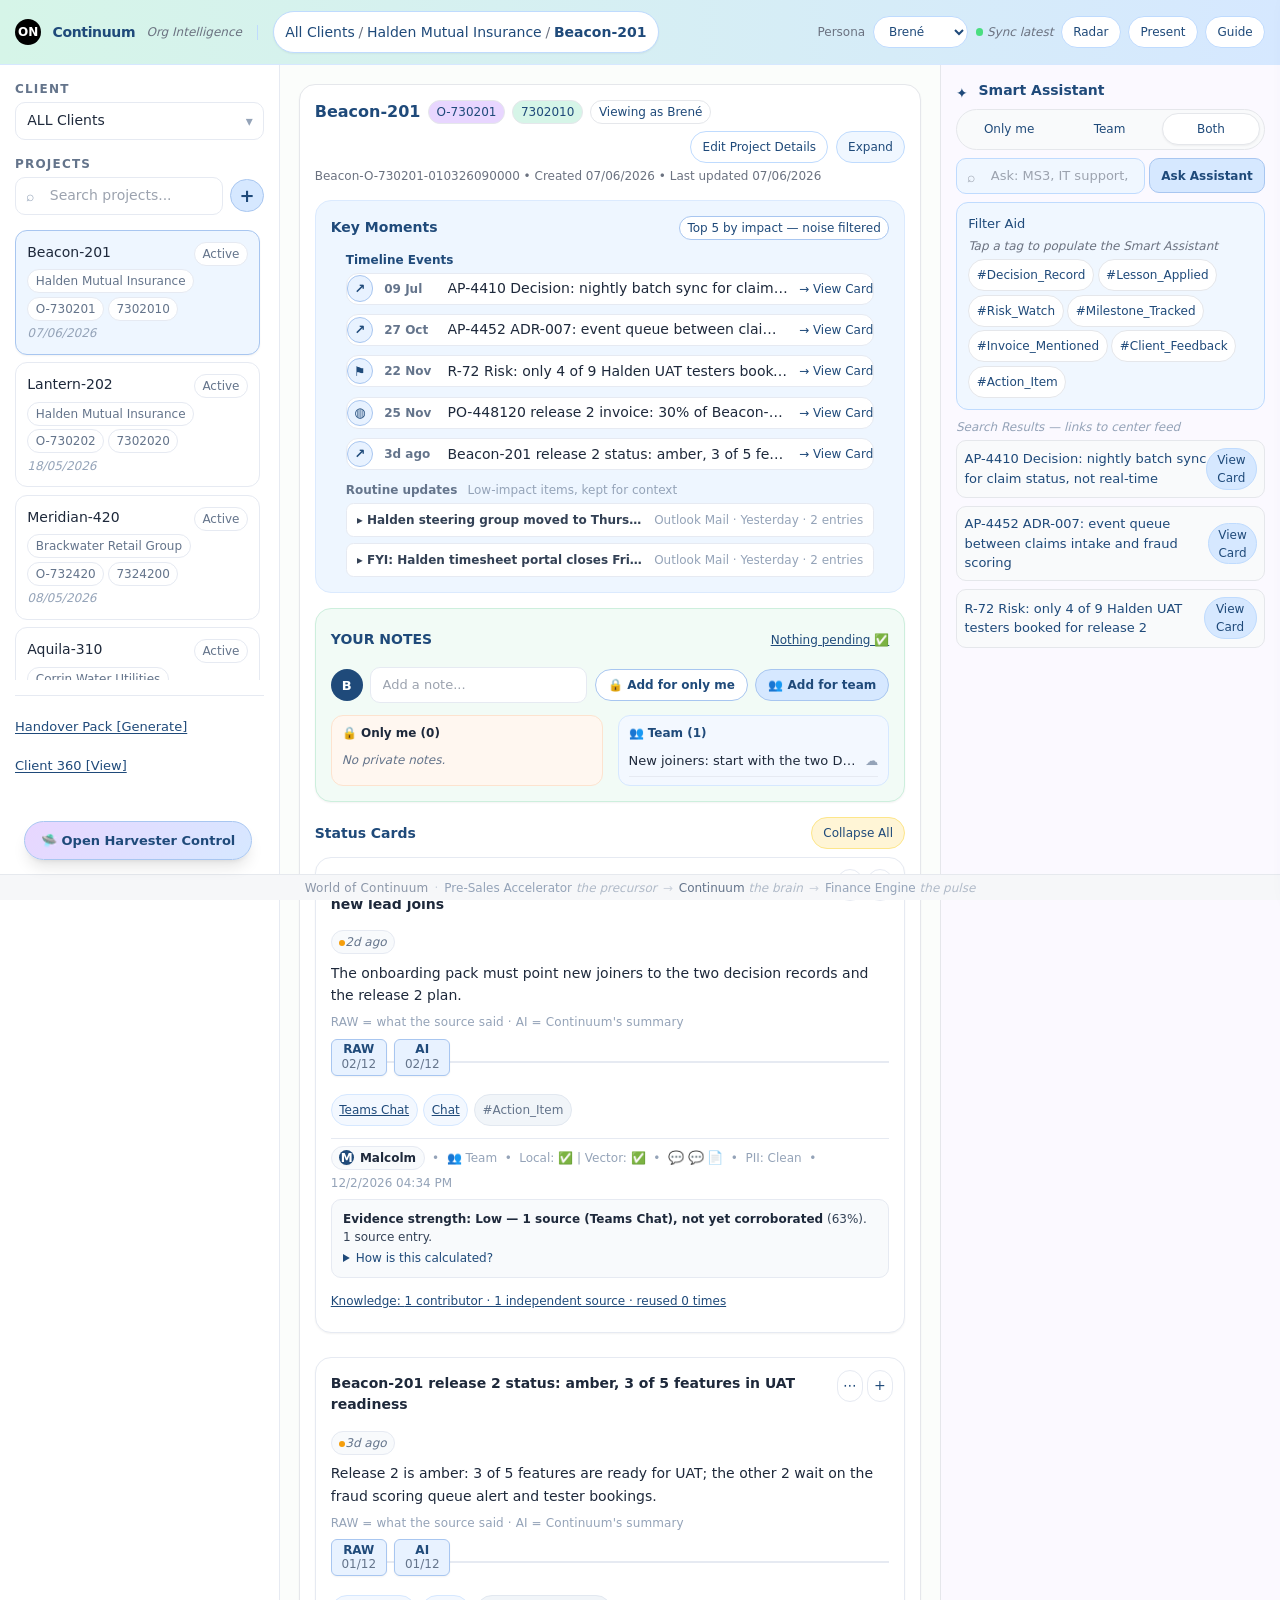
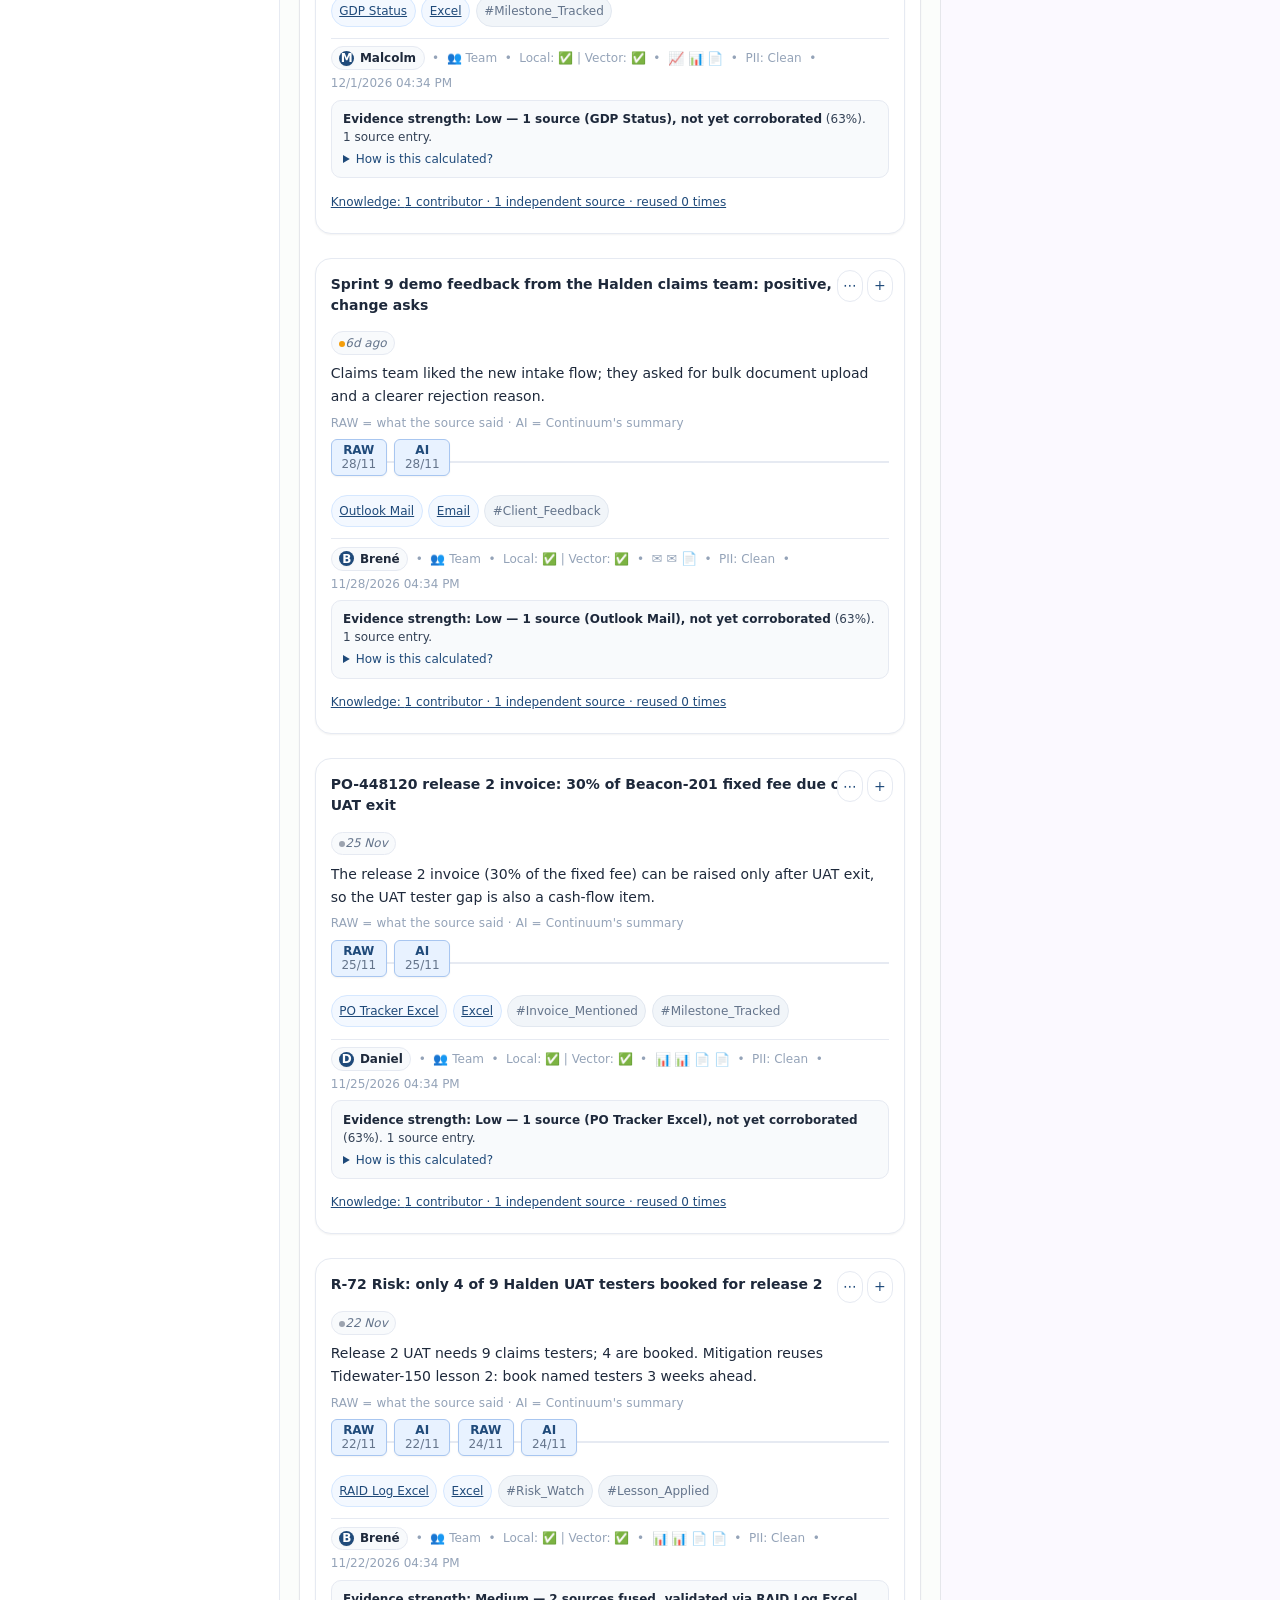
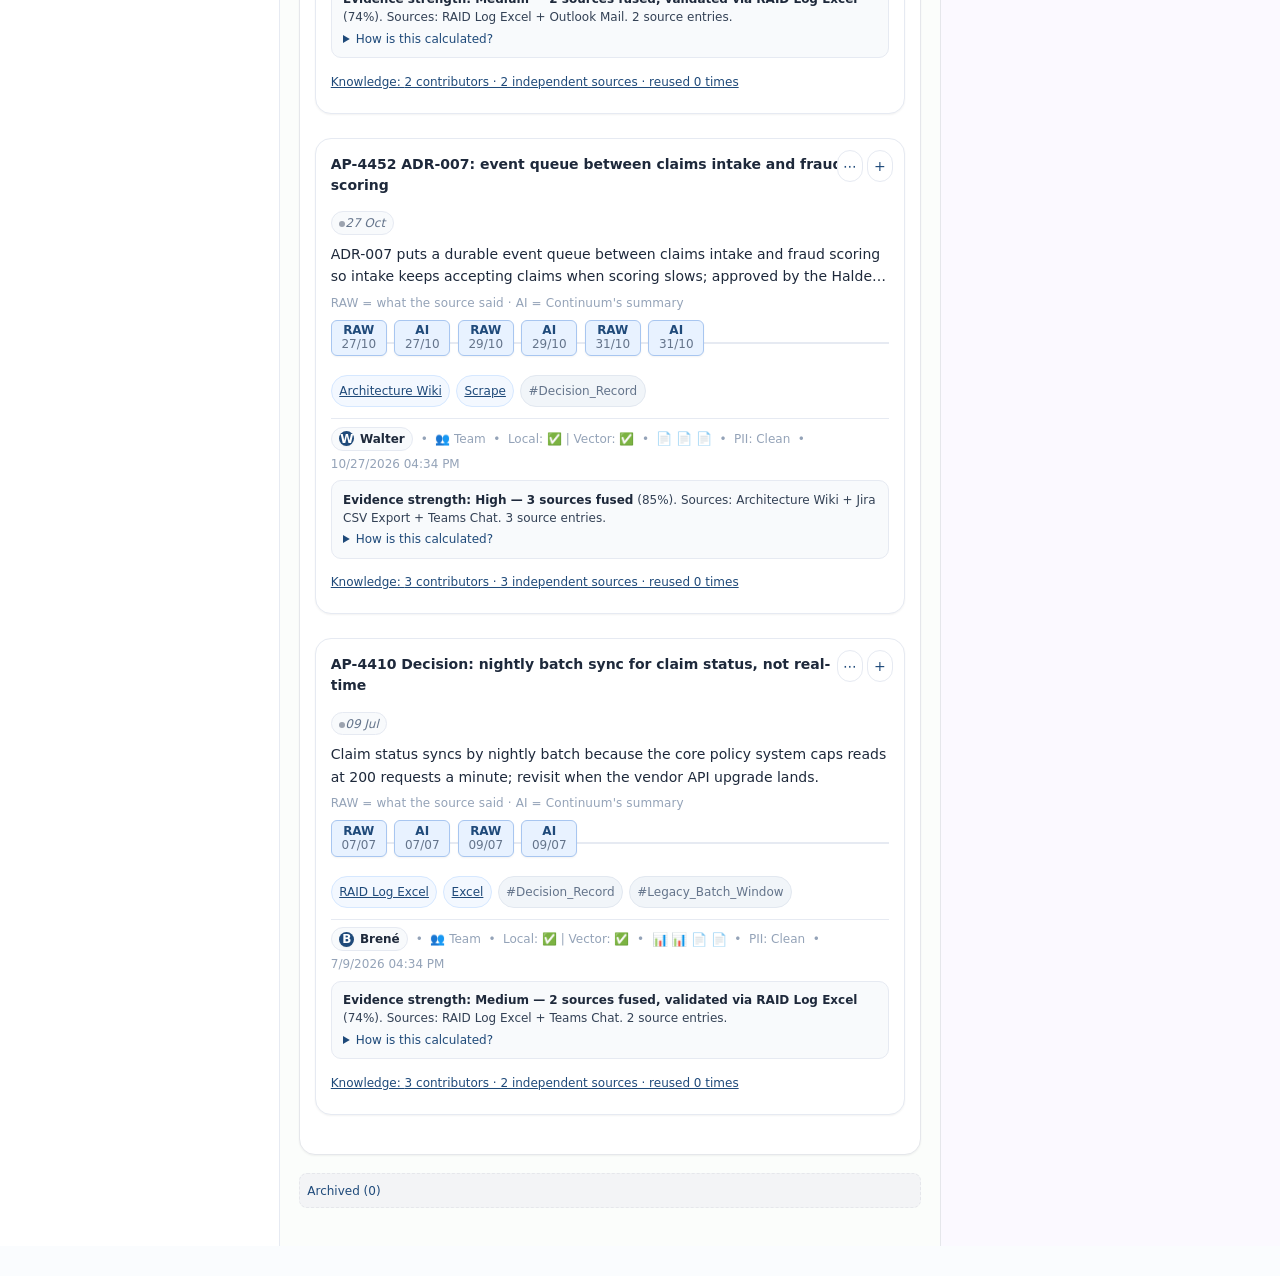
<file: modules/experience-pwa/static/index.html>
<!DOCTYPE html>
<html lang="en">
<head>
  <meta charset="UTF-8">
  <meta name="viewport" content="width=device-width, initial-scale=1">
  <title>Continuum</title>
  <link rel="manifest" href="/manifest.webmanifest">
  <meta name="theme-color" content="#831843">
  <link rel="icon" type="image/png" sizes="192x192" href="/icons/icon-192.png">
  <link rel="apple-touch-icon" href="/icons/apple-touch-icon.png">
  <link rel="stylesheet" href="./css/styles.css?v=demo6">
  <link rel="stylesheet" href="./css/compat-utilities.css?v=1">
  <link rel="stylesheet" href="./css/tokens.css?v=1">
  <link rel="stylesheet" href="./css/typography.css?v=1">
  <link rel="stylesheet" href="./css/components/banner.css?v=1">
  <link rel="stylesheet" href="./css/hierarchy.css?v=1">
  <link rel="stylesheet" href="./css/presentation.css?v=1">
  <!-- Zero-install local vendor (air-gapped): no CDN. React 18 UMD + HTM + SheetJS -->
  <script src="./js/vendor/react.production.min.js"></script>
  <script src="./js/vendor/react-dom.production.min.js"></script>
  <script src="./js/vendor/htm.umd.js"></script>
  <script src="./js/vendor/xlsx.full.min.js"></script>
  <script>
  // One-time Local refresh from Vector - defensive wildcard if no project
  (async () => {
    const params = new URLSearchParams(location.search);
    const shouldSync = params.has('sync') || localStorage.getItem('enableBackgroundSync') === 'true';
    if (!shouldSync) return;
    try {
      let activeRef = '';
      try {
        const db = JSON.parse(localStorage.getItem('onion_db_state') || '{}');
        // Your real structure: db.projects[5-6] with Project_ReferenceID
        activeRef = db.projects?.[0]?.Project_ReferenceID || db.projects?.[0]?.project_name || '';
        if (!activeRef) activeRef = db.timeline?.[0]?.Project_ReferenceID || '';
      } catch(e) {}
      console.log('[Sync] Resolved activeRef:', activeRef || '(wildcard - all projects)');

      const res = await fetch('http://localhost:8006/list', {
        method: 'POST',
        headers: {'Content-Type':'application/json'},
        body: JSON.stringify({query:'', project: activeRef, activePersona:'Brené', privacyMode:'Both'})
      });
      const data = await res.json();
      if (!data || data.count === 0) {
        console.log('[Sync] Vector empty, keeping Local');
        return;
      }
      console.log(`[Sync] Vector has ${data.count} cards for project ${activeRef}, marking synced`);
      localStorage.setItem('lastVectorSyncAt', new Date().toISOString());
      localStorage.removeItem('enableBackgroundSync');
    } catch(e) {
      console.warn('[Sync] Vector not reachable, keeping offline Local', e);
    }
  })();
  </script>

</head>
<body>
  <div id="root"><p style="padding:16px;font-family:sans-serif;">Loading Project Continuum ESM…</p></div>
  <script type="module" src="./js/main.js?v=drafts1"></script>
</body>
</html>
</file>
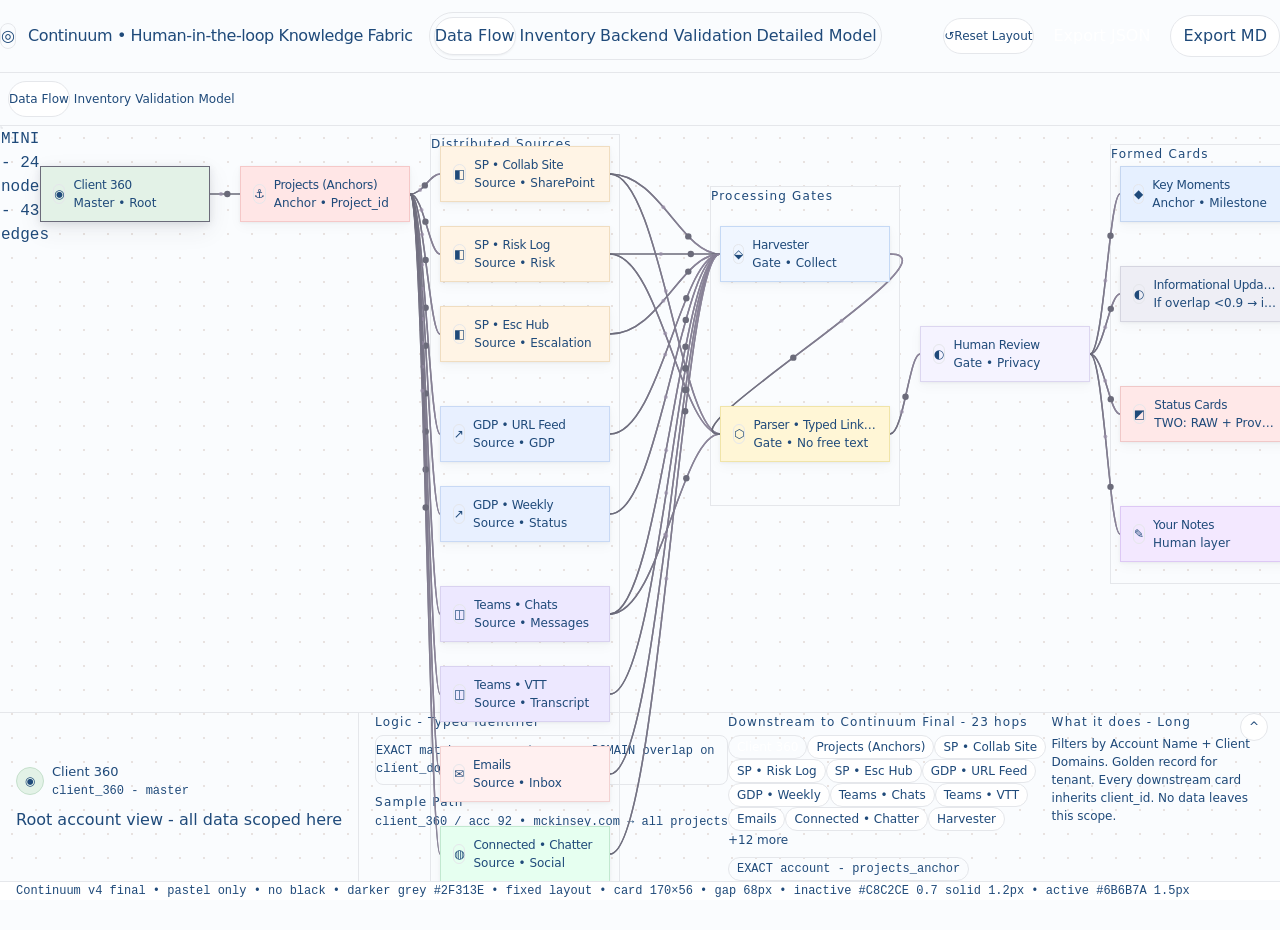
<file: modules/experience-pwa/static/docs/guide-app/index.html>
<!DOCTYPE html>
<html lang="en">
<head>
  <meta charset="UTF-8">
  <meta name="viewport" content="width=device-width, initial-scale=1">
  <title>Continuum Guide — Isolated Test</title>
  <link rel="stylesheet" href="../../css/styles.css">
  <script src="../../js/vendor/react.production.min.js"></script>
  <script src="../../js/vendor/react-dom.production.min.js"></script>
  <script src="../../js/vendor/htm.umd.js"></script>
</head>
<body>
  <div id="guide-root"><p style="padding:16px;font-family:sans-serif;">Loading guide…</p></div>
  <script type="module">
    import { InteractiveGuide } from './InteractiveGuide.js';
    try {
      const root = window.ReactDOM.createRoot(document.getElementById('guide-root'));
      root.render(window.React.createElement(InteractiveGuide));
    } catch (err) {
      document.getElementById('guide-root').innerHTML =
        '<div style="margin:12px;padding:12px;border:1px solid #fecdd3;background:#FFE4E6;border-radius:10px;font:13px Inter,system-ui">Guide render failed: ' + String((err && err.message) || err) + '</div>';
      throw err;
    }
  </script>
</body>
</html>
</file>
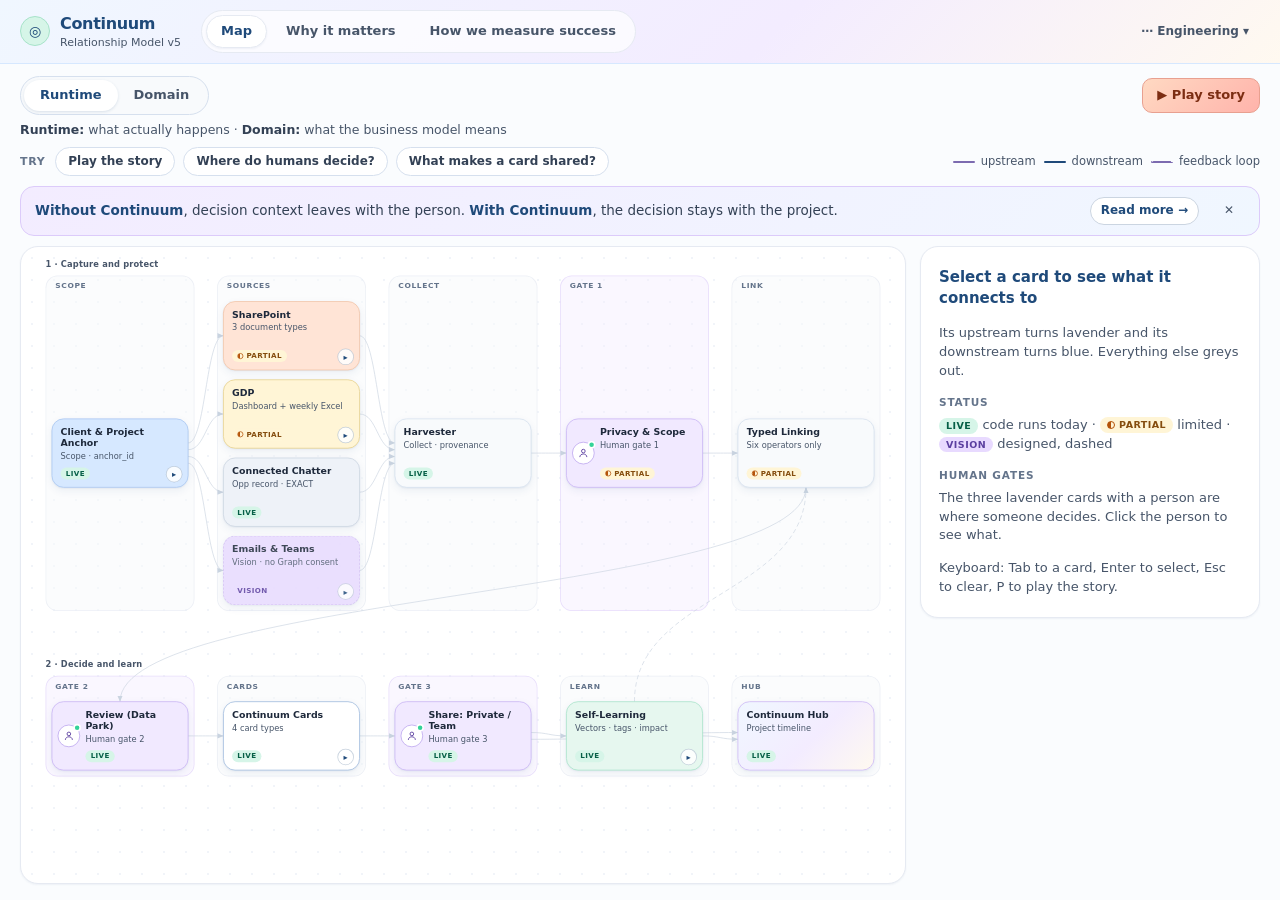
<file: modules/experience-pwa/static/docs/relationship-v5/index.html>
<!doctype html>
<html lang="en">
<head>
  <meta charset="utf-8">
  <meta name="viewport" content="width=device-width, initial-scale=1">
  <title>Continuum Relationship Model</title>
  <meta name="description" content="Continuum Relationship Model v5: Runtime and Domain views, story mode, lineage highlighting.">
  <link rel="stylesheet" href="./rm5.css">
  <!-- Repository-local React 18 + htm (no build step, no CDN). -->
  <script src="../../js/vendor/react.production.min.js"></script>
  <script src="../../js/vendor/react-dom.production.min.js"></script>
  <script src="../../js/vendor/htm.umd.js"></script>
</head>
<body>
  <div id="rm5-root"><p style="padding:16px;font:14px Inter,system-ui,sans-serif;color:#475569">Loading Relationship Model…</p></div>
  <noscript><p style="padding:16px">This page needs JavaScript.</p></noscript>
  <script type="module" src="./main.js"></script>
</body>
</html>
</file>
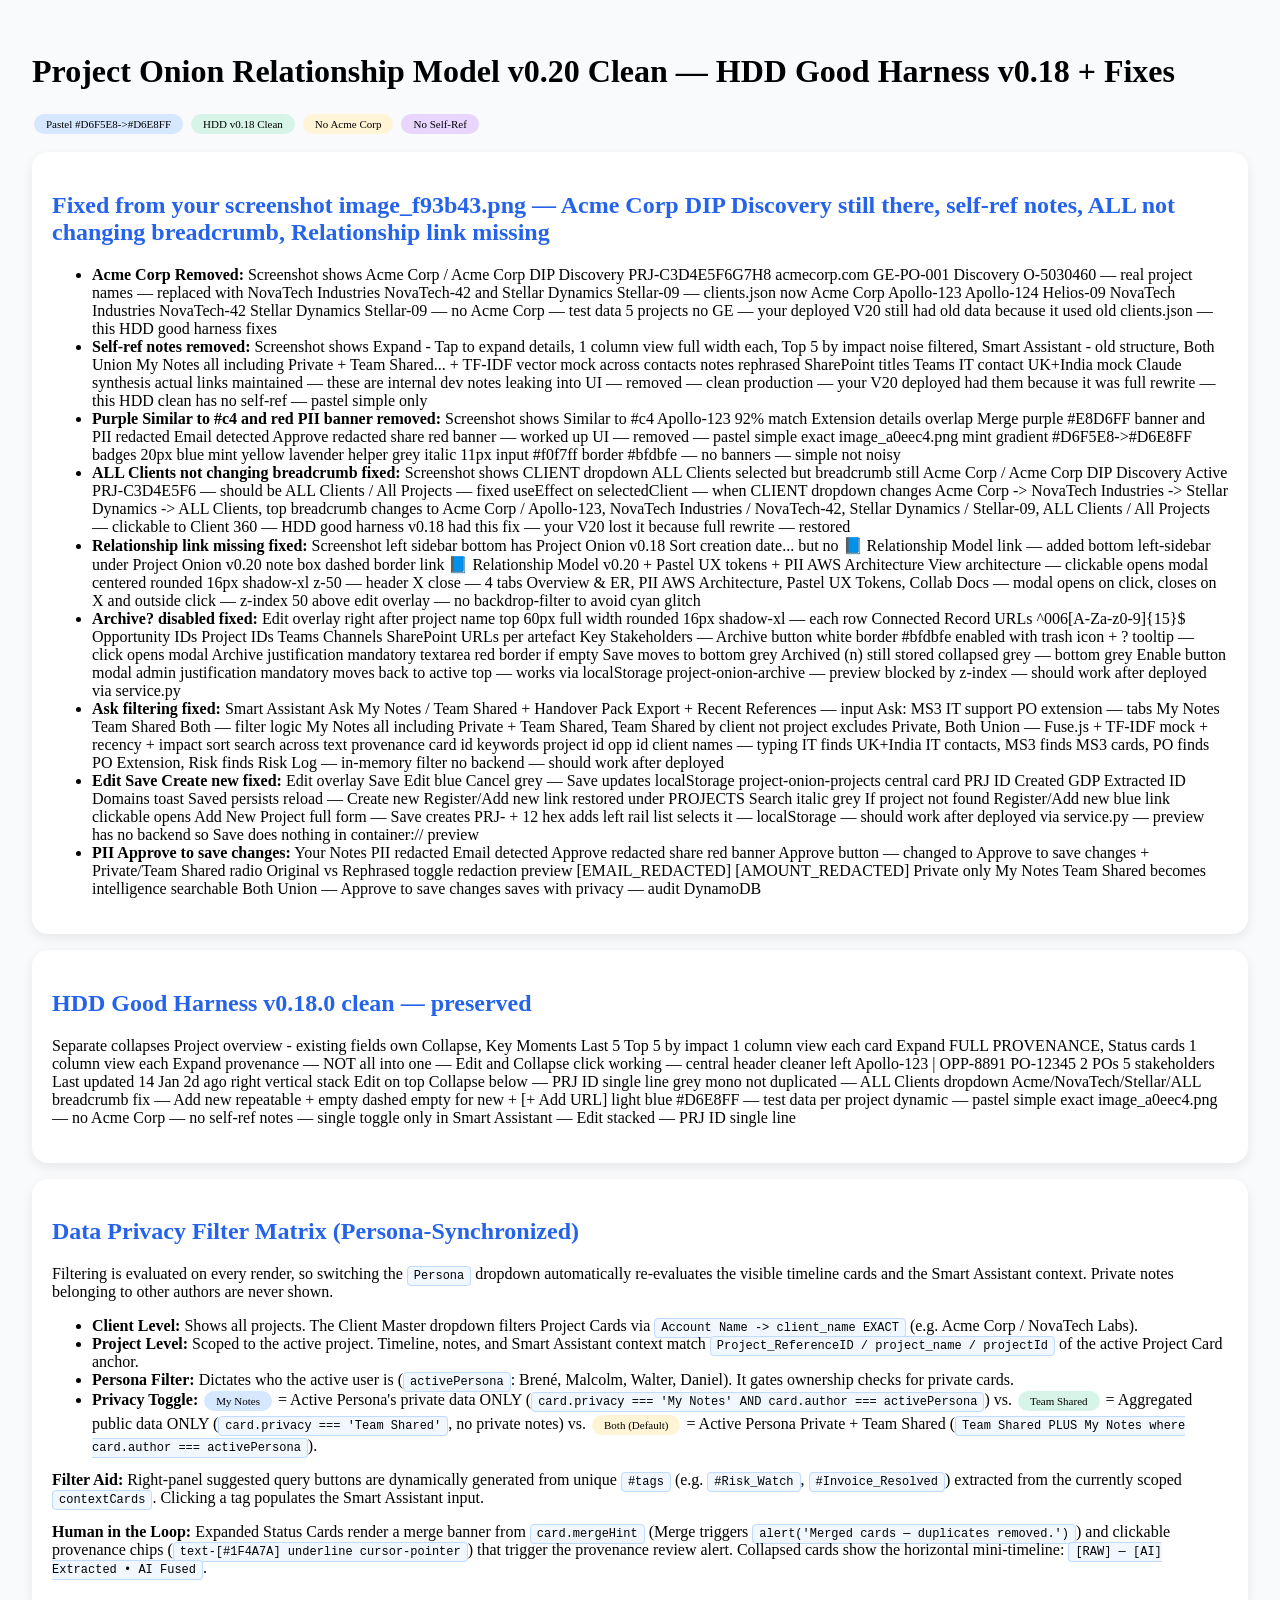
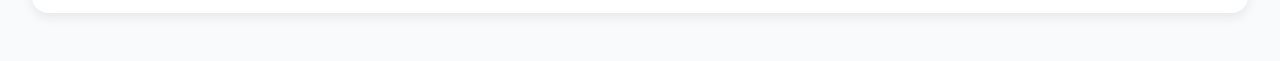
<file: Project-Onion-Relationship-Model.html>
<!DOCTYPE html><html><head><meta charset='utf-8'><title>Project Onion v0.20 Clean HDD Good Harness</title><style>body{font-family:Inter;padding:24px;background:#f8fafc} .card{background:white;border-radius:16px;padding:20px;margin:16px 0;box-shadow:0 4px 12px rgba(0,0,0,.08)} .badge{display:inline-block;padding:4px 12px;border-radius:20px;font-size:11px;margin:2px} .blue{background:#D6E8FF} .mint{background:#D6F5E8} .yellow{background:#FFF5D6} .lav{background:#E8D6FF} .mono{font-family:monospace;font-size:12px;background:#f0f7ff;padding:2px 6px;border-radius:4px;border:1px solid #bfdbfe} h2{color:#2563eb}</style></head><body>
<h1>Project Onion Relationship Model v0.20 Clean — HDD Good Harness v0.18 + Fixes</h1>
<p><span class='badge blue'>Pastel #D6F5E8->#D6E8FF</span> <span class='badge mint'>HDD v0.18 Clean</span> <span class='badge yellow'>No Acme Corp</span> <span class='badge lav'>No Self-Ref</span></p>
<div class='card'><h2>Fixed from your screenshot image_f93b43.png — Acme Corp DIP Discovery still there, self-ref notes, ALL not changing breadcrumb, Relationship link missing</h2>
<ul>
<li><b>Acme Corp Removed:</b> Screenshot shows Acme Corp / Acme Corp DIP Discovery PRJ-C3D4E5F6G7H8 acmecorp.com GE-PO-001 Discovery O-5030460 — real project names — replaced with NovaTech Industries NovaTech-42 and Stellar Dynamics Stellar-09 — clients.json now Acme Corp Apollo-123 Apollo-124 Helios-09 NovaTech Industries NovaTech-42 Stellar Dynamics Stellar-09 — no Acme Corp — test data 5 projects no GE — your deployed V20 still had old data because it used old clients.json — this HDD good harness fixes</li>
<li><b>Self-ref notes removed:</b> Screenshot shows Expand - Tap to expand details, 1 column view full width each, Top 5 by impact noise filtered, Smart Assistant - old structure, Both Union My Notes all including Private + Team Shared... + TF-IDF vector mock across contacts notes rephrased SharePoint titles Teams IT contact UK+India mock Claude synthesis actual links maintained — these are internal dev notes leaking into UI — removed — clean production — your V20 deployed had them because it was full rewrite — this HDD clean has no self-ref — pastel simple only</li>
<li><b>Purple Similar to #c4 and red PII banner removed:</b> Screenshot shows Similar to #c4 Apollo-123 92% match Extension details overlap Merge purple #E8D6FF banner and PII redacted Email detected Approve redacted share red banner — worked up UI — removed — pastel simple exact image_a0eec4.png mint gradient #D6F5E8->#D6E8FF badges 20px blue mint yellow lavender helper grey italic 11px input #f0f7ff border #bfdbfe — no banners — simple not noisy</li>
<li><b>ALL Clients not changing breadcrumb fixed:</b> Screenshot shows CLIENT dropdown ALL Clients selected but breadcrumb still Acme Corp / Acme Corp DIP Discovery Active PRJ-C3D4E5F6 — should be ALL Clients / All Projects — fixed useEffect on selectedClient — when CLIENT dropdown changes Acme Corp -> NovaTech Industries -> Stellar Dynamics -> ALL Clients, top breadcrumb changes to Acme Corp / Apollo-123, NovaTech Industries / NovaTech-42, Stellar Dynamics / Stellar-09, ALL Clients / All Projects — clickable to Client 360 — HDD good harness v0.18 had this fix — your V20 lost it because full rewrite — restored</li>
<li><b>Relationship link missing fixed:</b> Screenshot left sidebar bottom has Project Onion v0.18 Sort creation date... but no 📘 Relationship Model link — added bottom left-sidebar under Project Onion v0.20 note box dashed border link 📘 Relationship Model v0.20 + Pastel UX tokens + PII AWS Architecture View architecture — clickable opens modal centered rounded 16px shadow-xl z-50 — header X close — 4 tabs Overview & ER, PII AWS Architecture, Pastel UX Tokens, Collab Docs — modal opens on click, closes on X and outside click — z-index 50 above edit overlay — no backdrop-filter to avoid cyan glitch</li>
<li><b>Archive? disabled fixed:</b> Edit overlay right after project name top 60px full width rounded 16px shadow-xl — each row Connected Record URLs ^006[A-Za-z0-9]{15}$ Opportunity IDs Project IDs Teams Channels SharePoint URLs per artefact Key Stakeholders — Archive button white border #bfdbfe enabled with trash icon + ? tooltip — click opens modal Archive justification mandatory textarea red border if empty Save moves to bottom grey Archived (n) still stored collapsed grey — bottom grey Enable button modal admin justification mandatory moves back to active top — works via localStorage project-onion-archive — preview blocked by z-index — should work after deployed via service.py</li>
<li><b>Ask filtering fixed:</b> Smart Assistant Ask My Notes / Team Shared + Handover Pack Export + Recent References — input Ask: MS3 IT support PO extension — tabs My Notes Team Shared Both — filter logic My Notes all including Private + Team Shared, Team Shared by client not project excludes Private, Both Union — Fuse.js + TF-IDF mock + recency + impact sort search across text provenance card id keywords project id opp id client names — typing IT finds UK+India IT contacts, MS3 finds MS3 cards, PO finds PO Extension, Risk finds Risk Log — in-memory filter no backend — should work after deployed</li>
<li><b>Edit Save Create new fixed:</b> Edit overlay Save Edit blue Cancel grey — Save updates localStorage project-onion-projects central card PRJ ID Created GDP Extracted ID Domains toast Saved persists reload — Create new Register/Add new link restored under PROJECTS Search italic grey If project not found Register/Add new blue link clickable opens Add New Project full form — Save creates PRJ- + 12 hex adds left rail list selects it — localStorage — should work after deployed via service.py — preview has no backend so Save does nothing in container:// preview</li>
<li><b>PII Approve to save changes:</b> Your Notes PII redacted Email detected Approve redacted share red banner Approve button — changed to Approve to save changes + Private/Team Shared radio Original vs Rephrased toggle redaction preview [EMAIL_REDACTED] [AMOUNT_REDACTED] Private only My Notes Team Shared becomes intelligence searchable Both Union — Approve to save changes saves with privacy — audit DynamoDB</li>
</ul></div>
<div class='card'><h2>HDD Good Harness v0.18.0 clean — preserved</h2><p>Separate collapses Project overview - existing fields own Collapse, Key Moments Last 5 Top 5 by impact 1 column view each card Expand FULL PROVENANCE, Status cards 1 column view each Expand provenance — NOT all into one — Edit and Collapse click working — central header cleaner left Apollo-123 | OPP-8891 PO-12345 2 POs 5 stakeholders Last updated 14 Jan 2d ago right vertical stack Edit on top Collapse below — PRJ ID single line grey mono not duplicated — ALL Clients dropdown Acme/NovaTech/Stellar/ALL breadcrumb fix — Add new repeatable + empty dashed empty for new + [+ Add URL] light blue #D6E8FF — test data per project dynamic — pastel simple exact image_a0eec4.png — no Acme Corp — no self-ref notes — single toggle only in Smart Assistant — Edit stacked — PRJ ID single line</p></div>
<div class='card'><h2>Data Privacy Filter Matrix (Persona-Synchronized)</h2>
<p>Filtering is evaluated on every render, so switching the <span class='mono'>Persona</span> dropdown automatically re-evaluates the visible timeline cards and the Smart Assistant context. Private notes belonging to other authors are never shown.</p>
<ul>
<li><b>Client Level:</b> Shows all projects. The Client Master dropdown filters Project Cards via <span class='mono'>Account Name -&gt; client_name EXACT</span> (e.g. Acme Corp / NovaTech Labs).</li>
<li><b>Project Level:</b> Scoped to the active project. Timeline, notes, and Smart Assistant context match <span class='mono'>Project_ReferenceID / project_name / projectId</span> of the active Project Card anchor.</li>
<li><b>Persona Filter:</b> Dictates who the active user is (<span class='mono'>activePersona</span>: Brené, Malcolm, Walter, Daniel). It gates ownership checks for private cards.</li>
<li><b>Privacy Toggle:</b> <span class='badge blue'>My Notes</span> = Active Persona's private data ONLY (<span class='mono'>card.privacy === 'My Notes' AND card.author === activePersona</span>) vs. <span class='badge mint'>Team Shared</span> = Aggregated public data ONLY (<span class='mono'>card.privacy === 'Team Shared'</span>, no private notes) vs. <span class='badge yellow'>Both (Default)</span> = Active Persona Private + Team Shared (<span class='mono'>Team Shared PLUS My Notes where card.author === activePersona</span>).</li>
</ul>
<p><b>Filter Aid:</b> Right-panel suggested query buttons are dynamically generated from unique <span class='mono'>#tags</span> (e.g. <span class='mono'>#Risk_Watch</span>, <span class='mono'>#Invoice_Resolved</span>) extracted from the currently scoped <span class='mono'>contextCards</span>. Clicking a tag populates the Smart Assistant input.</p>
<p><b>Human in the Loop:</b> Expanded Status Cards render a merge banner from <span class='mono'>card.mergeHint</span> (Merge triggers <span class='mono'>alert('Merged cards — duplicates removed.')</span>) and clickable provenance chips (<span class='mono'>text-[#1F4A7A] underline cursor-pointer</span>) that trigger the provenance review alert. Collapsed cards show the horizontal mini-timeline: <span class='mono'>[RAW] — [AI] Extracted • AI Fused</span>.</p>
</div>
</body></html>
</file>
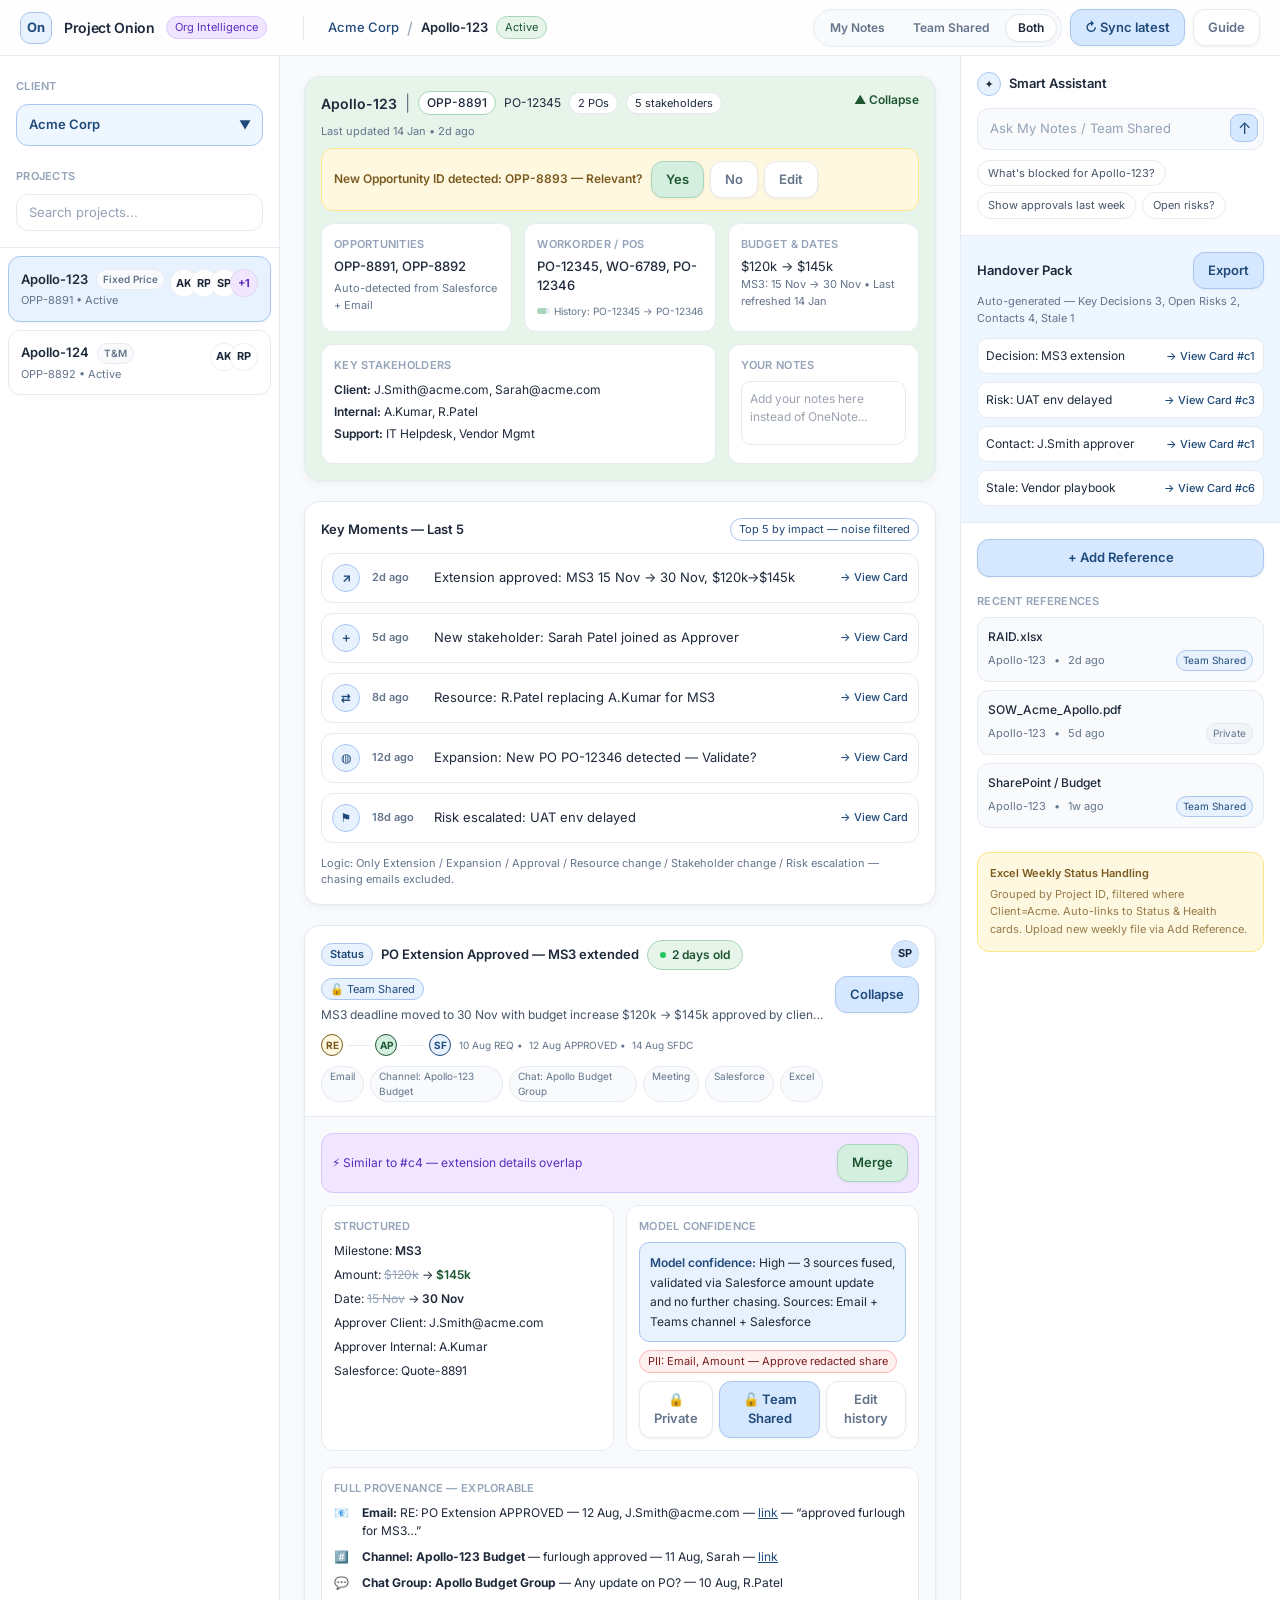
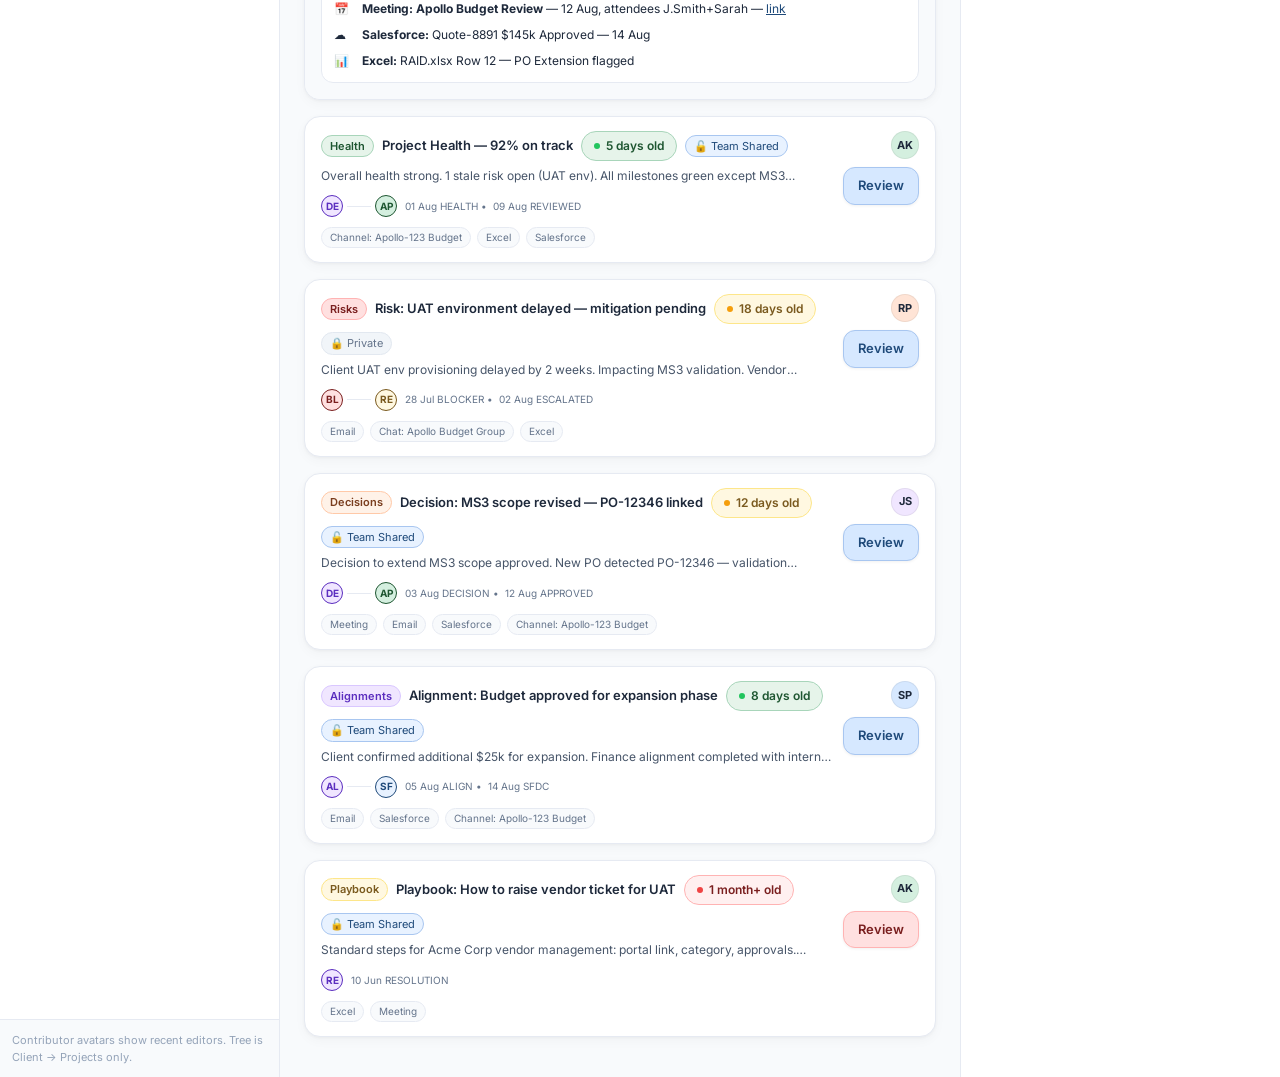
<file: docs/Project-Onion-Final-Pastel-Ux-Reference.html>
<!DOCTYPE html>
<html lang="en">
<head>
  <meta charset="UTF-8">
  <meta name="viewport" content="width=device-width, initial-scale=1">
  <title>React Artifact</title>
  <style>*,:after,:before{--tw-border-spacing-x:0;--tw-border-spacing-y:0;--tw-translate-x:0;--tw-translate-y:0;--tw-rotate:0;--tw-skew-x:0;--tw-skew-y:0;--tw-scale-x:1;--tw-scale-y:1;--tw-pan-x: ;--tw-pan-y: ;--tw-pinch-zoom: ;--tw-scroll-snap-strictness:proximity;--tw-gradient-from-position: ;--tw-gradient-via-position: ;--tw-gradient-to-position: ;--tw-ordinal: ;--tw-slashed-zero: ;--tw-numeric-figure: ;--tw-numeric-spacing: ;--tw-numeric-fraction: ;--tw-ring-inset: ;--tw-ring-offset-width:0px;--tw-ring-offset-color:#fff;--tw-ring-color:rgba(59,130,246,.5);--tw-ring-offset-shadow:0 0 #0000;--tw-ring-shadow:0 0 #0000;--tw-shadow:0 0 #0000;--tw-shadow-colored:0 0 #0000;--tw-blur: ;--tw-brightness: ;--tw-contrast: ;--tw-grayscale: ;--tw-hue-rotate: ;--tw-invert: ;--tw-saturate: ;--tw-sepia: ;--tw-drop-shadow: ;--tw-backdrop-blur: ;--tw-backdrop-brightness: ;--tw-backdrop-contrast: ;--tw-backdrop-grayscale: ;--tw-backdrop-hue-rotate: ;--tw-backdrop-invert: ;--tw-backdrop-opacity: ;--tw-backdrop-saturate: ;--tw-backdrop-sepia: ;--tw-contain-size: ;--tw-contain-layout: ;--tw-contain-paint: ;--tw-contain-style: }::backdrop{--tw-border-spacing-x:0;--tw-border-spacing-y:0;--tw-translate-x:0;--tw-translate-y:0;--tw-rotate:0;--tw-skew-x:0;--tw-skew-y:0;--tw-scale-x:1;--tw-scale-y:1;--tw-pan-x: ;--tw-pan-y: ;--tw-pinch-zoom: ;--tw-scroll-snap-strictness:proximity;--tw-gradient-from-position: ;--tw-gradient-via-position: ;--tw-gradient-to-position: ;--tw-ordinal: ;--tw-slashed-zero: ;--tw-numeric-figure: ;--tw-numeric-spacing: ;--tw-numeric-fraction: ;--tw-ring-inset: ;--tw-ring-offset-width:0px;--tw-ring-offset-color:#fff;--tw-ring-color:rgba(59,130,246,.5);--tw-ring-offset-shadow:0 0 #0000;--tw-ring-shadow:0 0 #0000;--tw-shadow:0 0 #0000;--tw-shadow-colored:0 0 #0000;--tw-blur: ;--tw-brightness: ;--tw-contrast: ;--tw-grayscale: ;--tw-hue-rotate: ;--tw-invert: ;--tw-saturate: ;--tw-sepia: ;--tw-drop-shadow: ;--tw-backdrop-blur: ;--tw-backdrop-brightness: ;--tw-backdrop-contrast: ;--tw-backdrop-grayscale: ;--tw-backdrop-hue-rotate: ;--tw-backdrop-invert: ;--tw-backdrop-opacity: ;--tw-backdrop-saturate: ;--tw-backdrop-sepia: ;--tw-contain-size: ;--tw-contain-layout: ;--tw-contain-paint: ;--tw-contain-style: }/*! tailwindcss v3.4.18 | MIT License | https://tailwindcss.com*/*,:after,:before{box-sizing:border-box;border:0 solid #e5e7eb}:after,:before{--tw-content:""}:host,html{line-height:1.5;-webkit-text-size-adjust:100%;-moz-tab-size:4;-o-tab-size:4;tab-size:4;font-family:ui-sans-serif,system-ui,sans-serif,Apple Color Emoji,Segoe UI Emoji,Segoe UI Symbol,Noto Color Emoji;font-feature-settings:normal;font-variation-settings:normal;-webkit-tap-highlight-color:transparent}body{line-height:inherit}hr{height:0;color:inherit;border-top-width:1px}abbr:where([title]){-webkit-text-decoration:underline dotted;text-decoration:underline dotted}h1,h2,h3,h4,h5,h6{font-size:inherit;font-weight:inherit}a{color:inherit;text-decoration:inherit}b,strong{font-weight:bolder}code,kbd,pre,samp{font-family:ui-monospace,SFMono-Regular,Menlo,Monaco,Consolas,Liberation Mono,Courier New,monospace;font-feature-settings:normal;font-variation-settings:normal;font-size:1em}small{font-size:80%}sub,sup{font-size:75%;line-height:0;position:relative;vertical-align:baseline}sub{bottom:-.25em}sup{top:-.5em}table{text-indent:0;border-color:inherit;border-collapse:collapse}button,input,optgroup,select,textarea{font-family:inherit;font-feature-settings:inherit;font-variation-settings:inherit;font-size:100%;font-weight:inherit;line-height:inherit;letter-spacing:inherit;color:inherit;margin:0;padding:0}button,select{text-transform:none}button,input:where([type=button]),input:where([type=reset]),input:where([type=submit]){-webkit-appearance:button;background-color:transparent;background-image:none}:-moz-focusring{outline:auto}:-moz-ui-invalid{box-shadow:none}progress{vertical-align:baseline}::-webkit-inner-spin-button,::-webkit-outer-spin-button{height:auto}[type=search]{-webkit-appearance:textfield;outline-offset:-2px}::-webkit-search-decoration{-webkit-appearance:none}::-webkit-file-upload-button{-webkit-appearance:button;font:inherit}summary{display:list-item}blockquote,dd,dl,figure,h1,h2,h3,h4,h5,h6,hr,p,pre{margin:0}fieldset{margin:0}fieldset,legend{padding:0}menu,ol,ul{list-style:none;margin:0;padding:0}dialog{padding:0}textarea{resize:vertical}input::-moz-placeholder,textarea::-moz-placeholder{opacity:1;color:#9ca3af}input::placeholder,textarea::placeholder{opacity:1;color:#9ca3af}[role=button],button{cursor:pointer}:disabled{cursor:default}audio,canvas,embed,iframe,img,object,svg,video{display:block;vertical-align:middle}img,video{max-width:100%;height:auto}[hidden]:where(:not([hidden=until-found])){display:none}.pointer-events-none{pointer-events:none}.visible{visibility:visible}.fixed{position:fixed}.absolute{position:absolute}.relative{position:relative}.sticky{position:sticky}.inset-0{inset:0}.bottom-5{bottom:1.25rem}.left-1\/2{left:50%}.right-1\.5{right:.375rem}.right-3{right:.75rem}.top-0{top:0}.top-1\.5{top:.375rem}.top-3{top:.75rem}.z-50{z-index:50}.z-\[60\]{z-index:60}.mx-1{margin-left:.25rem;margin-right:.25rem}.mx-auto{margin-left:auto;margin-right:auto}.mb-2{margin-bottom:.5rem}.mb-3{margin-bottom:.75rem}.mb-4{margin-bottom:1rem}.mb-5{margin-bottom:1.25rem}.ml-6{margin-left:1.5rem}.ml-auto{margin-left:auto}.mt-0\.5{margin-top:.125rem}.mt-1{margin-top:.25rem}.mt-1\.5{margin-top:.375rem}.mt-2{margin-top:.5rem}.mt-2\.5{margin-top:.625rem}.mt-3{margin-top:.75rem}.mt-4{margin-top:1rem}.mt-6{margin-top:1.5rem}.line-clamp-1{overflow:hidden;display:-webkit-box;-webkit-box-orient:vertical;-webkit-line-clamp:1}.block{display:block}.inline-block{display:inline-block}.flex{display:flex}.grid{display:grid}.hidden{display:none}.h-1\.5{height:.375rem}.h-5{height:1.25rem}.h-6{height:1.5rem}.h-7{height:1.75rem}.h-8{height:2rem}.h-\[60px\]{height:60px}.h-\[64px\]{height:64px}.h-full{height:100%}.h-px{height:1px}.w-1\.5{width:.375rem}.w-5{width:1.25rem}.w-6{width:1.5rem}.w-7{width:1.75rem}.w-8{width:2rem}.w-\[70\%\]{width:70%}.w-full{width:100%}.min-w-0{min-width:0}.min-w-\[50px\]{min-width:50px}.max-w-\[520px\]{max-width:520px}.max-w-\[720px\]{max-width:720px}.max-w-\[860px\]{max-width:860px}.flex-1{flex:1 1 0%}.shrink-0{flex-shrink:0}.-translate-x-1\/2{--tw-translate-x:-50%;transform:translate(var(--tw-translate-x),var(--tw-translate-y)) rotate(var(--tw-rotate)) skewX(var(--tw-skew-x)) skewY(var(--tw-skew-y)) scaleX(var(--tw-scale-x)) scaleY(var(--tw-scale-y))}.resize-none{resize:none}.list-decimal{list-style-type:decimal}.list-disc{list-style-type:disc}.appearance-none{-webkit-appearance:none;-moz-appearance:none;appearance:none}.grid-cols-2{grid-template-columns:repeat(2,minmax(0,1fr))}.flex-col{flex-direction:column}.flex-wrap{flex-wrap:wrap}.items-start{align-items:flex-start}.items-end{align-items:flex-end}.items-center{align-items:center}.justify-end{justify-content:flex-end}.justify-center{justify-content:center}.justify-between{justify-content:space-between}.gap-1{gap:.25rem}.gap-1\.5{gap:.375rem}.gap-2{gap:.5rem}.gap-3{gap:.75rem}.gap-4{gap:1rem}.-space-x-2>:not([hidden])~:not([hidden]){--tw-space-x-reverse:0;margin-right:calc(-.5rem*var(--tw-space-x-reverse));margin-left:calc(-.5rem*(1 - var(--tw-space-x-reverse)))}.space-y-1>:not([hidden])~:not([hidden]){--tw-space-y-reverse:0;margin-top:calc(.25rem*(1 - var(--tw-space-y-reverse)));margin-bottom:calc(.25rem*var(--tw-space-y-reverse))}.space-y-1\.5>:not([hidden])~:not([hidden]){--tw-space-y-reverse:0;margin-top:calc(.375rem*(1 - var(--tw-space-y-reverse)));margin-bottom:calc(.375rem*var(--tw-space-y-reverse))}.space-y-2>:not([hidden])~:not([hidden]){--tw-space-y-reverse:0;margin-top:calc(.5rem*(1 - var(--tw-space-y-reverse)));margin-bottom:calc(.5rem*var(--tw-space-y-reverse))}.space-y-2\.5>:not([hidden])~:not([hidden]){--tw-space-y-reverse:0;margin-top:calc(.625rem*(1 - var(--tw-space-y-reverse)));margin-bottom:calc(.625rem*var(--tw-space-y-reverse))}.space-y-3>:not([hidden])~:not([hidden]){--tw-space-y-reverse:0;margin-top:calc(.75rem*(1 - var(--tw-space-y-reverse)));margin-bottom:calc(.75rem*var(--tw-space-y-reverse))}.space-y-4>:not([hidden])~:not([hidden]){--tw-space-y-reverse:0;margin-top:calc(1rem*(1 - var(--tw-space-y-reverse)));margin-bottom:calc(1rem*var(--tw-space-y-reverse))}.space-y-6>:not([hidden])~:not([hidden]){--tw-space-y-reverse:0;margin-top:calc(1.5rem*(1 - var(--tw-space-y-reverse)));margin-bottom:calc(1.5rem*var(--tw-space-y-reverse))}.overflow-hidden{overflow:hidden}.overflow-y-auto{overflow-y:auto}.truncate{overflow:hidden;text-overflow:ellipsis;white-space:nowrap}.rounded-\[10px\]{border-radius:10px}.rounded-\[12px\]{border-radius:12px}.rounded-\[16px\]{border-radius:16px}.rounded-\[8px\]{border-radius:8px}.rounded-\[9px\]{border-radius:9px}.rounded-full{border-radius:9999px}.border{border-width:1px}.border-b{border-bottom-width:1px}.border-l{border-left-width:1px}.border-t{border-top-width:1px}.border-\[\#A8C6F0\]{--tw-border-opacity:1;border-color:rgb(168 198 240/var(--tw-border-opacity,1))}.border-\[\#A8D5BA\]{--tw-border-opacity:1;border-color:rgb(168 213 186/var(--tw-border-opacity,1))}.border-\[\#D9C7FF\]{--tw-border-opacity:1;border-color:rgb(217 199 255/var(--tw-border-opacity,1))}.border-\[\#E2E8F0\]{--tw-border-opacity:1;border-color:rgb(226 232 240/var(--tw-border-opacity,1))}.border-\[\#E6EAF2\]{--tw-border-opacity:1;border-color:rgb(230 234 242/var(--tw-border-opacity,1))}.border-\[\#FDE68A\]{--tw-border-opacity:1;border-color:rgb(253 230 138/var(--tw-border-opacity,1))}.border-\[\#FFB3B3\]{--tw-border-opacity:1;border-color:rgb(255 179 179/var(--tw-border-opacity,1))}.border-\[\#FFC9A8\]{--tw-border-opacity:1;border-color:rgb(255 201 168/var(--tw-border-opacity,1))}.bg-\[\#1E293B\]{--tw-bg-opacity:1;background-color:rgb(30 41 59/var(--tw-bg-opacity,1))}.bg-\[\#22C55E\]{--tw-bg-opacity:1;background-color:rgb(34 197 94/var(--tw-bg-opacity,1))}.bg-\[\#A8D5BA\]{--tw-bg-opacity:1;background-color:rgb(168 213 186/var(--tw-bg-opacity,1))}.bg-\[\#D4EFDF\]{--tw-bg-opacity:1;background-color:rgb(212 239 223/var(--tw-bg-opacity,1))}.bg-\[\#D6E8FF\]{--tw-bg-opacity:1;background-color:rgb(214 232 255/var(--tw-bg-opacity,1))}.bg-\[\#E6EAF2\]{--tw-bg-opacity:1;background-color:rgb(230 234 242/var(--tw-bg-opacity,1))}.bg-\[\#E6F4EA\]{--tw-bg-opacity:1;background-color:rgb(230 244 234/var(--tw-bg-opacity,1))}.bg-\[\#E8F2FF\]{--tw-bg-opacity:1;background-color:rgb(232 242 255/var(--tw-bg-opacity,1))}.bg-\[\#EEF6FF\]{--tw-bg-opacity:1;background-color:rgb(238 246 255/var(--tw-bg-opacity,1))}.bg-\[\#EF4444\]{--tw-bg-opacity:1;background-color:rgb(239 68 68/var(--tw-bg-opacity,1))}.bg-\[\#F0E6FF\]{--tw-bg-opacity:1;background-color:rgb(240 230 255/var(--tw-bg-opacity,1))}.bg-\[\#F1F5F9\]{--tw-bg-opacity:1;background-color:rgb(241 245 249/var(--tw-bg-opacity,1))}.bg-\[\#F59E0B\]{--tw-bg-opacity:1;background-color:rgb(245 158 11/var(--tw-bg-opacity,1))}.bg-\[\#F8FAFC\]{--tw-bg-opacity:1;background-color:rgb(248 250 252/var(--tw-bg-opacity,1))}.bg-\[\#FFE0E0\]{--tw-bg-opacity:1;background-color:rgb(255 224 224/var(--tw-bg-opacity,1))}.bg-\[\#FFF0F0\]{--tw-bg-opacity:1;background-color:rgb(255 240 240/var(--tw-bg-opacity,1))}.bg-\[\#FFF2E8\]{--tw-bg-opacity:1;background-color:rgb(255 242 232/var(--tw-bg-opacity,1))}.bg-\[\#FFF8E1\]{--tw-bg-opacity:1;background-color:rgb(255 248 225/var(--tw-bg-opacity,1))}.bg-black\/20{background-color:rgba(0,0,0,.2)}.bg-white{--tw-bg-opacity:1;background-color:rgb(255 255 255/var(--tw-bg-opacity,1))}.bg-white\/15{background-color:hsla(0,0%,100%,.15)}.p-1{padding:.25rem}.p-2{padding:.5rem}.p-2\.5{padding:.625rem}.p-3{padding:.75rem}.p-4{padding:1rem}.p-5{padding:1.25rem}.p-6{padding:1.5rem}.px-1\.5{padding-left:.375rem;padding-right:.375rem}.px-2{padding-left:.5rem;padding-right:.5rem}.px-2\.5{padding-left:.625rem;padding-right:.625rem}.px-3{padding-left:.75rem;padding-right:.75rem}.px-4{padding-left:1rem;padding-right:1rem}.py-0\.5{padding-top:.125rem;padding-bottom:.125rem}.py-1{padding-top:.25rem;padding-bottom:.25rem}.py-1\.5{padding-top:.375rem;padding-bottom:.375rem}.py-2{padding-top:.5rem;padding-bottom:.5rem}.py-2\.5{padding-top:.625rem;padding-bottom:.625rem}.\!pb-2{padding-bottom:.5rem!important}.pb-4{padding-bottom:1rem}.pl-3{padding-left:.75rem}.pl-5{padding-left:1.25rem}.pl-6{padding-left:1.5rem}.pr-9{padding-right:2.25rem}.pt-4{padding-top:1rem}.text-left{text-align:left}.text-\[10px\]{font-size:10px}.text-\[11px\]{font-size:11px}.text-\[12px\]{font-size:12px}.text-\[13px\]{font-size:13px}.text-\[14px\]{font-size:14px}.text-\[16px\]{font-size:16px}.text-\[18px\]{font-size:18px}.text-\[8px\]{font-size:8px}.font-bold{font-weight:700}.font-medium{font-weight:500}.font-semibold{font-weight:600}.uppercase{text-transform:uppercase}.leading-relaxed{line-height:1.625}.tracking-tight{letter-spacing:-.025em}.tracking-wide{letter-spacing:.025em}.text-\[\#1E293B\]{--tw-text-opacity:1;color:rgb(30 41 59/var(--tw-text-opacity,1))}.text-\[\#1E5631\]{--tw-text-opacity:1;color:rgb(30 86 49/var(--tw-text-opacity,1))}.text-\[\#1F4A7A\]{--tw-text-opacity:1;color:rgb(31 74 122/var(--tw-text-opacity,1))}.text-\[\#475569\]{--tw-text-opacity:1;color:rgb(71 85 105/var(--tw-text-opacity,1))}.text-\[\#5B2EBF\]{--tw-text-opacity:1;color:rgb(91 46 191/var(--tw-text-opacity,1))}.text-\[\#64748B\]{--tw-text-opacity:1;color:rgb(100 116 139/var(--tw-text-opacity,1))}.text-\[\#7A1F1F\]{--tw-text-opacity:1;color:rgb(122 31 31/var(--tw-text-opacity,1))}.text-\[\#7A3E1F\]{--tw-text-opacity:1;color:rgb(122 62 31/var(--tw-text-opacity,1))}.text-\[\#7A5A1F\]{--tw-text-opacity:1;color:rgb(122 90 31/var(--tw-text-opacity,1))}.text-\[\#7A5A1F\]\/80{color:rgba(122,90,31,.8)}.text-\[\#94A3B8\]{--tw-text-opacity:1;color:rgb(148 163 184/var(--tw-text-opacity,1))}.text-white{--tw-text-opacity:1;color:rgb(255 255 255/var(--tw-text-opacity,1))}.underline{text-decoration-line:underline}.line-through{text-decoration-line:line-through}.shadow{--tw-shadow:0 1px 3px 0 rgba(0,0,0,.1),0 1px 2px -1px rgba(0,0,0,.1);--tw-shadow-colored:0 1px 3px 0 var(--tw-shadow-color),0 1px 2px -1px var(--tw-shadow-color)}.shadow,.shadow-\[-8px_0_30px_rgba\(0\2c 0\2c 0\2c 0\.12\)\]{box-shadow:var(--tw-ring-offset-shadow,0 0 #0000),var(--tw-ring-shadow,0 0 #0000),var(--tw-shadow)}.shadow-\[-8px_0_30px_rgba\(0\2c 0\2c 0\2c 0\.12\)\]{--tw-shadow:-8px 0 30px rgba(0,0,0,.12);--tw-shadow-colored:-8px 0 30px var(--tw-shadow-color)}.shadow-\[0_8px_24px_rgba\(0\2c 0\2c 0\2c 0\.2\)\]{--tw-shadow:0 8px 24px rgba(0,0,0,.2);--tw-shadow-colored:0 8px 24px var(--tw-shadow-color);box-shadow:var(--tw-ring-offset-shadow,0 0 #0000),var(--tw-ring-shadow,0 0 #0000),var(--tw-shadow)}.shadow-\[0_8px_30px_rgba\(0\2c 0\2c 0\2c 0\.12\)\]{--tw-shadow:0 8px 30px rgba(0,0,0,.12);--tw-shadow-colored:0 8px 30px var(--tw-shadow-color)}.shadow-\[0_8px_30px_rgba\(0\2c 0\2c 0\2c 0\.12\)\],.shadow-sm{box-shadow:var(--tw-ring-offset-shadow,0 0 #0000),var(--tw-ring-shadow,0 0 #0000),var(--tw-shadow)}.shadow-sm{--tw-shadow:0 1px 2px 0 rgba(0,0,0,.05);--tw-shadow-colored:0 1px 2px 0 var(--tw-shadow-color)}.blur{--tw-blur:blur(8px)}.blur,.filter{filter:var(--tw-blur) var(--tw-brightness) var(--tw-contrast) var(--tw-grayscale) var(--tw-hue-rotate) var(--tw-invert) var(--tw-saturate) var(--tw-sepia) var(--tw-drop-shadow)}.backdrop-blur-sm{--tw-backdrop-blur:blur(4px)}.backdrop-blur-sm,.backdrop-filter{backdrop-filter:var(--tw-backdrop-blur) var(--tw-backdrop-brightness) var(--tw-backdrop-contrast) var(--tw-backdrop-grayscale) var(--tw-backdrop-hue-rotate) var(--tw-backdrop-invert) var(--tw-backdrop-opacity) var(--tw-backdrop-saturate) var(--tw-backdrop-sepia)}.transition{transition-property:color,background-color,border-color,text-decoration-color,fill,stroke,opacity,box-shadow,transform,filter,backdrop-filter;transition-timing-function:cubic-bezier(.4,0,.2,1);transition-duration:.15s}#root,body,html{min-height:100%}body{margin:0;font-family:Inter,ui-sans-serif,system-ui,-apple-system,BlinkMacSystemFont,Segoe UI,sans-serif}[role=button]:not([aria-disabled=true]),button:not(:disabled),label[for],select:not(:disabled),summary{cursor:pointer}.placeholder\:text-\[\#94A3B8\]::-moz-placeholder{--tw-text-opacity:1;color:rgb(148 163 184/var(--tw-text-opacity,1))}.placeholder\:text-\[\#94A3B8\]::placeholder{--tw-text-opacity:1;color:rgb(148 163 184/var(--tw-text-opacity,1))}.hover\:border-\[\#A8C6F0\]:hover{--tw-border-opacity:1;border-color:rgb(168 198 240/var(--tw-border-opacity,1))}.hover\:bg-\[\#F8FAFC\]:hover{--tw-bg-opacity:1;background-color:rgb(248 250 252/var(--tw-bg-opacity,1))}.hover\:text-\[\#1E293B\]:hover{--tw-text-opacity:1;color:rgb(30 41 59/var(--tw-text-opacity,1))}.hover\:underline:hover{text-decoration-line:underline}.hover\:shadow-sm:hover{--tw-shadow:0 1px 2px 0 rgba(0,0,0,.05);--tw-shadow-colored:0 1px 2px 0 var(--tw-shadow-color);box-shadow:var(--tw-ring-offset-shadow,0 0 #0000),var(--tw-ring-shadow,0 0 #0000),var(--tw-shadow)}.focus\:outline-none:focus{outline:2px solid transparent;outline-offset:2px}.focus\:ring-2:focus{--tw-ring-offset-shadow:var(--tw-ring-inset) 0 0 0 var(--tw-ring-offset-width) var(--tw-ring-offset-color);--tw-ring-shadow:var(--tw-ring-inset) 0 0 0 calc(2px + var(--tw-ring-offset-width)) var(--tw-ring-color);box-shadow:var(--tw-ring-offset-shadow),var(--tw-ring-shadow),var(--tw-shadow,0 0 #0000)}.focus\:ring-\[\#A8C6F0\]:focus{--tw-ring-opacity:1;--tw-ring-color:rgb(168 198 240/var(--tw-ring-opacity,1))}@media (min-width:768px){.md\:col-span-2{grid-column:span 2/span 2}.md\:flex{display:flex}.md\:grid-cols-2{grid-template-columns:repeat(2,minmax(0,1fr))}.md\:grid-cols-3{grid-template-columns:repeat(3,minmax(0,1fr))}}</style>
</head>
<body>
  <div id="root"></div>
  
  <script type="module">var Gc=Object.create;var{getPrototypeOf:Jc,defineProperty:Vl,getOwnPropertyNames:qc}=Object;var xc=Object.prototype.hasOwnProperty;var kn=(e,n,t)=>{t=e!=null?Gc(Jc(e)):{};let r=n||!e||!e.__esModule?Vl(t,"default",{value:e,enumerable:!0}):t;for(let l of qc(e))if(!xc.call(r,l))Vl(r,l,{get:()=>e[l],enumerable:!0});return r};var pr=(e,n)=>()=>(n||e((n={exports:{}}).exports,n),n.exports);var jc=(e,n)=>{for(var t in n)Vl(e,t,{get:n[t],enumerable:!0,configurable:!0,set:(r)=>n[t]=()=>r})};var bc=(e,n)=>()=>(e&&(n=e(e=0)),n);var ht=pr((vf)=>{var mt=Symbol.for("react.element"),ef=Symbol.for("react.portal"),nf=Symbol.for("react.fragment"),tf=Symbol.for("react.strict_mode"),rf=Symbol.for("react.profiler"),lf=Symbol.for("react.provider"),of=Symbol.for("react.context"),uf=Symbol.for("react.forward_ref"),af=Symbol.for("react.suspense"),sf=Symbol.for("react.memo"),cf=Symbol.for("react.lazy"),ii=Symbol.iterator;function ff(e){if(e===null||typeof e!=="object")return null;return e=ii&&e[ii]||e["@@iterator"],typeof e==="function"?e:null}var ci={isMounted:function(){return!1},enqueueForceUpdate:function(){},enqueueReplaceState:function(){},enqueueSetState:function(){}},fi=Object.assign,di={};function Vn(e,n,t){this.props=e,this.context=n,this.refs=di,this.updater=t||ci}Vn.prototype.isReactComponent={};Vn.prototype.setState=function(e,n){if(typeof e!=="object"&&typeof e!=="function"&&e!=null)throw Error("setState(...): takes an object of state variables to update or a function which returns an object of state variables.");this.updater.enqueueSetState(this,e,n,"setState")};Vn.prototype.forceUpdate=function(e){this.updater.enqueueForceUpdate(this,e,"forceUpdate")};function pi(){}pi.prototype=Vn.prototype;function $l(e,n,t){this.props=e,this.context=n,this.refs=di,this.updater=t||ci}var Bl=$l.prototype=new pi;Bl.constructor=$l;fi(Bl,Vn.prototype);Bl.isPureReactComponent=!0;var ai=Array.isArray,mi=Object.prototype.hasOwnProperty,Hl={current:null},hi={key:!0,ref:!0,__self:!0,__source:!0};function vi(e,n,t){var r,l={},o=null,u=null;if(n!=null)for(r in n.ref!==void 0&&(u=n.ref),n.key!==void 0&&(o=""+n.key),n)mi.call(n,r)&&!hi.hasOwnProperty(r)&&(l[r]=n[r]);var i=arguments.length-2;if(i===1)l.children=t;else if(1<i){for(var a=Array(i),d=0;d<i;d++)a[d]=arguments[d+2];l.children=a}if(e&&e.defaultProps)for(r in i=e.defaultProps,i)l[r]===void 0&&(l[r]=i[r]);return{$$typeof:mt,type:e,key:o,ref:u,props:l,_owner:Hl.current}}function df(e,n){return{$$typeof:mt,type:e.type,key:n,ref:e.ref,props:e.props,_owner:e._owner}}function Ql(e){return typeof e==="object"&&e!==null&&e.$$typeof===mt}function pf(e){var n={"=":"=0",":":"=2"};return"$"+e.replace(/[=:]/g,function(t){return n[t]})}var si=/\/+/g;function Wl(e,n){return typeof e==="object"&&e!==null&&e.key!=null?pf(""+e.key):n.toString(36)}function hr(e,n,t,r,l){var o=typeof e;if(o==="undefined"||o==="boolean")e=null;var u=!1;if(e===null)u=!0;else switch(o){case"string":case"number":u=!0;break;case"object":switch(e.$$typeof){case mt:case ef:u=!0}}if(u)return u=e,l=l(u),e=r===""?"."+Wl(u,0):r,ai(l)?(t="",e!=null&&(t=e.replace(si,"$&/")+"/"),hr(l,n,t,"",function(d){return d})):l!=null&&(Ql(l)&&(l=df(l,t+(!l.key||u&&u.key===l.key?"":(""+l.key).replace(si,"$&/")+"/")+e)),n.push(l)),1;if(u=0,r=r===""?".":r+":",ai(e))for(var i=0;i<e.length;i++){o=e[i];var a=r+Wl(o,i);u+=hr(o,n,t,a,l)}else if(a=ff(e),typeof a==="function")for(e=a.call(e),i=0;!(o=e.next()).done;)o=o.value,a=r+Wl(o,i++),u+=hr(o,n,t,a,l);else if(o==="object")throw n=String(e),Error("Objects are not valid as a React child (found: "+(n==="[object Object]"?"object with keys {"+Object.keys(e).join(", ")+"}":n)+"). If you meant to render a collection of children, use an array instead.");return u}function mr(e,n,t){if(e==null)return e;var r=[],l=0;return hr(e,r,"","",function(o){return n.call(t,o,l++)}),r}function mf(e){if(e._status===-1){var n=e._result;n=n(),n.then(function(t){if(e._status===0||e._status===-1)e._status=1,e._result=t},function(t){if(e._status===0||e._status===-1)e._status=2,e._result=t}),e._status===-1&&(e._status=0,e._result=n)}if(e._status===1)return e._result.default;throw e._result}var ue={current:null},vr={transition:null},hf={ReactCurrentDispatcher:ue,ReactCurrentBatchConfig:vr,ReactCurrentOwner:Hl};function yi(){throw Error("act(...) is not supported in production builds of React.")}vf.Children={map:mr,forEach:function(e,n,t){mr(e,function(){n.apply(this,arguments)},t)},count:function(e){var n=0;return mr(e,function(){n++}),n},toArray:function(e){return mr(e,function(n){return n})||[]},only:function(e){if(!Ql(e))throw Error("React.Children.only expected to receive a single React element child.");return e}};vf.Component=Vn;vf.Fragment=nf;vf.Profiler=rf;vf.PureComponent=$l;vf.StrictMode=tf;vf.Suspense=af;vf.__SECRET_INTERNALS_DO_NOT_USE_OR_YOU_WILL_BE_FIRED=hf;vf.act=yi;vf.cloneElement=function(e,n,t){if(e===null||e===void 0)throw Error("React.cloneElement(...): The argument must be a React element, but you passed "+e+".");var r=fi({},e.props),l=e.key,o=e.ref,u=e._owner;if(n!=null){if(n.ref!==void 0&&(o=n.ref,u=Hl.current),n.key!==void 0&&(l=""+n.key),e.type&&e.type.defaultProps)var i=e.type.defaultProps;for(a in n)mi.call(n,a)&&!hi.hasOwnProperty(a)&&(r[a]=n[a]===void 0&&i!==void 0?i[a]:n[a])}var a=arguments.length-2;if(a===1)r.children=t;else if(1<a){i=Array(a);for(var d=0;d<a;d++)i[d]=arguments[d+2];r.children=i}return{$$typeof:mt,type:e.type,key:l,ref:o,props:r,_owner:u}};vf.createContext=function(e){return e={$$typeof:of,_currentValue:e,_currentValue2:e,_threadCount:0,Provider:null,Consumer:null,_defaultValue:null,_globalName:null},e.Provider={$$typeof:lf,_context:e},e.Consumer=e};vf.createElement=vi;vf.createFactory=function(e){var n=vi.bind(null,e);return n.type=e,n};vf.createRef=function(){return{current:null}};vf.forwardRef=function(e){return{$$typeof:uf,render:e}};vf.isValidElement=Ql;vf.lazy=function(e){return{$$typeof:cf,_payload:{_status:-1,_result:e},_init:mf}};vf.memo=function(e,n){return{$$typeof:sf,type:e,compare:n===void 0?null:n}};vf.startTransition=function(e){var n=vr.transition;vr.transition={};try{e()}finally{vr.transition=n}};vf.unstable_act=yi;vf.useCallback=function(e,n){return ue.current.useCallback(e,n)};vf.useContext=function(e){return ue.current.useContext(e)};vf.useDebugValue=function(){};vf.useDeferredValue=function(e){return ue.current.useDeferredValue(e)};vf.useEffect=function(e,n){return ue.current.useEffect(e,n)};vf.useId=function(){return ue.current.useId()};vf.useImperativeHandle=function(e,n,t){return ue.current.useImperativeHandle(e,n,t)};vf.useInsertionEffect=function(e,n){return ue.current.useInsertionEffect(e,n)};vf.useLayoutEffect=function(e,n){return ue.current.useLayoutEffect(e,n)};vf.useMemo=function(e,n){return ue.current.useMemo(e,n)};vf.useReducer=function(e,n,t){return ue.current.useReducer(e,n,t)};vf.useRef=function(e){return ue.current.useRef(e)};vf.useState=function(e){return ue.current.useState(e)};vf.useSyncExternalStore=function(e,n,t){return ue.current.useSyncExternalStore(e,n,t)};vf.useTransition=function(){return ue.current.useTransition()};vf.version="18.3.1"});var Ci=pr((ed)=>{function Kl(e,n){var t=e.length;e.push(n);e:for(;0<t;){var r=t-1>>>1,l=e[r];if(0<yr(l,n))e[r]=n,e[t]=l,t=r;else break e}}function Pe(e){return e.length===0?null:e[0]}function Sr(e){if(e.length===0)return null;var n=e[0],t=e.pop();if(t!==n){e[0]=t;e:for(var r=0,l=e.length,o=l>>>1;r<o;){var u=2*(r+1)-1,i=e[u],a=u+1,d=e[a];if(0>yr(i,t))a<l&&0>yr(d,i)?(e[r]=d,e[a]=t,r=a):(e[r]=i,e[u]=t,r=u);else if(a<l&&0>yr(d,t))e[r]=d,e[a]=t,r=a;else break e}}return n}function yr(e,n){var t=e.sortIndex-n.sortIndex;return t!==0?t:e.id-n.id}if(typeof performance==="object"&&typeof performance.now==="function")Xl=performance,ed.unstable_now=function(){return Xl.now()};else gr=Date,Yl=gr.now(),ed.unstable_now=function(){return gr.now()-Yl};var Xl,gr,Yl,Oe=[],xe=[],bf=1,we=null,ee=3,Er=!1,Sn=!1,yt=!1,wi=typeof setTimeout==="function"?setTimeout:null,ki=typeof clearTimeout==="function"?clearTimeout:null,gi=typeof setImmediate<"u"?setImmediate:null;typeof navigator<"u"&&navigator.scheduling!==void 0&&navigator.scheduling.isInputPending!==void 0&&navigator.scheduling.isInputPending.bind(navigator.scheduling);function Zl(e){for(var n=Pe(xe);n!==null;){if(n.callback===null)Sr(xe);else if(n.startTime<=e)Sr(xe),n.sortIndex=n.expirationTime,Kl(Oe,n);else break;n=Pe(xe)}}function Jl(e){if(yt=!1,Zl(e),!Sn)if(Pe(Oe)!==null)Sn=!0,xl(ql);else{var n=Pe(xe);n!==null&&jl(Jl,n.startTime-e)}}function ql(e,n){Sn=!1,yt&&(yt=!1,ki(gt),gt=-1),Er=!0;var t=ee;try{Zl(n);for(we=Pe(Oe);we!==null&&(!(we.expirationTime>n)||e&&!_i());){var r=we.callback;if(typeof r==="function"){we.callback=null,ee=we.priorityLevel;var l=r(we.expirationTime<=n);n=ed.unstable_now(),typeof l==="function"?we.callback=l:we===Pe(Oe)&&Sr(Oe),Zl(n)}else Sr(Oe);we=Pe(Oe)}if(we!==null)var o=!0;else{var u=Pe(xe);u!==null&&jl(Jl,u.startTime-n),o=!1}return o}finally{we=null,ee=t,Er=!1}}var _r=!1,wr=null,gt=-1,Si=5,Ei=-1;function _i(){return ed.unstable_now()-Ei<Si?!1:!0}function Al(){if(wr!==null){var e=ed.unstable_now();Ei=e;var n=!0;try{n=wr(!0,e)}finally{n?vt():(_r=!1,wr=null)}}else _r=!1}var vt;if(typeof gi==="function")vt=function(){gi(Al)};else if(typeof MessageChannel<"u")kr=new MessageChannel,Gl=kr.port2,kr.port1.onmessage=Al,vt=function(){Gl.postMessage(null)};else vt=function(){wi(Al,0)};var kr,Gl;function xl(e){wr=e,_r||(_r=!0,vt())}function jl(e,n){gt=wi(function(){e(ed.unstable_now())},n)}ed.unstable_IdlePriority=5;ed.unstable_ImmediatePriority=1;ed.unstable_LowPriority=4;ed.unstable_NormalPriority=3;ed.unstable_Profiling=null;ed.unstable_UserBlockingPriority=2;ed.unstable_cancelCallback=function(e){e.callback=null};ed.unstable_continueExecution=function(){Sn||Er||(Sn=!0,xl(ql))};ed.unstable_forceFrameRate=function(e){0>e||125<e?console.error("forceFrameRate takes a positive int between 0 and 125, forcing frame rates higher than 125 fps is not supported"):Si=0<e?Math.floor(1000/e):5};ed.unstable_getCurrentPriorityLevel=function(){return ee};ed.unstable_getFirstCallbackNode=function(){return Pe(Oe)};ed.unstable_next=function(e){switch(ee){case 1:case 2:case 3:var n=3;break;default:n=ee}var t=ee;ee=n;try{return e()}finally{ee=t}};ed.unstable_pauseExecution=function(){};ed.unstable_requestPaint=function(){};ed.unstable_runWithPriority=function(e,n){switch(e){case 1:case 2:case 3:case 4:case 5:break;default:e=3}var t=ee;ee=e;try{return n()}finally{ee=t}};ed.unstable_scheduleCallback=function(e,n,t){var r=ed.unstable_now();switch(typeof t==="object"&&t!==null?(t=t.delay,t=typeof t==="number"&&0<t?r+t:r):t=r,e){case 1:var l=-1;break;case 2:l=250;break;case 5:l=1073741823;break;case 4:l=1e4;break;default:l=5000}return l=t+l,e={id:bf++,callback:n,priorityLevel:e,startTime:t,expirationTime:l,sortIndex:-1},t>r?(e.sortIndex=t,Kl(xe,e),Pe(Oe)===null&&e===Pe(xe)&&(yt?(ki(gt),gt=-1):yt=!0,jl(Jl,t-r))):(e.sortIndex=l,Kl(Oe,e),Sn||Er||(Sn=!0,xl(ql))),e};ed.unstable_shouldYield=_i;ed.unstable_wrapCallback=function(e){var n=ee;return function(){var t=ee;ee=n;try{return e.apply(this,arguments)}finally{ee=t}}}});var oi={};jc(oi,{version:()=>Wc,unstable_renderSubtreeIntoContainer:()=>Vc,unstable_batchedUpdates:()=>Uc,unmountComponentAtNode:()=>Oc,render:()=>Dc,hydrateRoot:()=>Fc,hydrate:()=>Ic,flushSync:()=>Mc,findDOMNode:()=>Rc,createRoot:()=>Tc,createPortal:()=>Lc,__SECRET_INTERNALS_DO_NOT_USE_OR_YOU_WILL_BE_FIRED:()=>zc});function k(e){for(var n="https://reactjs.org/docs/error-decoder.html?invariant="+e,t=1;t<arguments.length;t++)n+="&args[]="+encodeURIComponent(arguments[t]);return"Minified React error #"+e+"; visit "+n+" for the full message or use the non-minified dev environment for full errors and additional helpful warnings."}function On(e,n){ot(e,n),ot(e+"Capture",n)}function ot(e,n){At[e]=n;for(e=0;e<n.length;e++)Ra.add(n[e])}function kd(e){if(So.call(Pi,e))return!0;if(So.call(Ni,e))return!1;if(wd.test(e))return Pi[e]=!0;return Ni[e]=!0,!1}function Sd(e,n,t,r){if(t!==null&&t.type===0)return!1;switch(typeof n){case"function":case"symbol":return!0;case"boolean":if(r)return!1;if(t!==null)return!t.acceptsBooleans;return e=e.toLowerCase().slice(0,5),e!=="data-"&&e!=="aria-";default:return!1}}function Ed(e,n,t,r){if(n===null||typeof n>"u"||Sd(e,n,t,r))return!0;if(r)return!1;if(t!==null)switch(t.type){case 3:return!n;case 4:return n===!1;case 5:return isNaN(n);case 6:return isNaN(n)||1>n}return!1}function se(e,n,t,r,l,o,u){this.acceptsBooleans=n===2||n===3||n===4,this.attributeName=r,this.attributeNamespace=l,this.mustUseProperty=t,this.propertyName=e,this.type=n,this.sanitizeURL=o,this.removeEmptyString=u}function vu(e){return e[1].toUpperCase()}function yu(e,n,t,r){var l=b.hasOwnProperty(n)?b[n]:null;if(l!==null?l.type!==0:r||!(2<n.length)||n[0]!=="o"&&n[0]!=="O"||n[1]!=="n"&&n[1]!=="N")Ed(n,t,l,r)&&(t=null),r||l===null?kd(n)&&(t===null?e.removeAttribute(n):e.setAttribute(n,""+t)):l.mustUseProperty?e[l.propertyName]=t===null?l.type===3?!1:"":t:(n=l.attributeName,r=l.attributeNamespace,t===null?e.removeAttribute(n):(l=l.type,t=l===3||l===4&&t===!0?"":""+t,r?e.setAttributeNS(r,n,t):e.setAttribute(n,t)))}function wt(e){if(e===null||typeof e!=="object")return null;return e=zi&&e[zi]||e["@@iterator"],typeof e==="function"?e:null}function Pt(e){if(bl===void 0)try{throw Error()}catch(t){var n=t.stack.trim().match(/\n( *(at )?)/);bl=n&&n[1]||""}return`
`+bl+e}function no(e,n){if(!e||eo)return"";eo=!0;var t=Error.prepareStackTrace;Error.prepareStackTrace=void 0;try{if(n)if(n=function(){throw Error()},Object.defineProperty(n.prototype,"props",{set:function(){throw Error()}}),typeof Reflect==="object"&&Reflect.construct){try{Reflect.construct(n,[])}catch(d){var r=d}Reflect.construct(e,[],n)}else{try{n.call()}catch(d){r=d}e.call(n.prototype)}else{try{throw Error()}catch(d){r=d}e()}}catch(d){if(d&&r&&typeof d.stack==="string"){for(var l=d.stack.split(`
`),o=r.stack.split(`
`),u=l.length-1,i=o.length-1;1<=u&&0<=i&&l[u]!==o[i];)i--;for(;1<=u&&0<=i;u--,i--)if(l[u]!==o[i]){if(u!==1||i!==1)do if(u--,i--,0>i||l[u]!==o[i]){var a=`
`+l[u].replace(" at new "," at ");return e.displayName&&a.includes("<anonymous>")&&(a=a.replace("<anonymous>",e.displayName)),a}while(1<=u&&0<=i);break}}}finally{eo=!1,Error.prepareStackTrace=t}return(e=e?e.displayName||e.name:"")?Pt(e):""}function _d(e){switch(e.tag){case 5:return Pt(e.type);case 16:return Pt("Lazy");case 13:return Pt("Suspense");case 19:return Pt("SuspenseList");case 0:case 2:case 15:return e=no(e.type,!1),e;case 11:return e=no(e.type.render,!1),e;case 1:return e=no(e.type,!0),e;default:return""}}function No(e){if(e==null)return null;if(typeof e==="function")return e.displayName||e.name||null;if(typeof e==="string")return e;switch(e){case Qn:return"Fragment";case Hn:return"Portal";case Eo:return"Profiler";case gu:return"StrictMode";case _o:return"Suspense";case Co:return"SuspenseList"}if(typeof e==="object")switch(e.$$typeof){case Ia:return(e.displayName||"Context")+".Consumer";case Ma:return(e._context.displayName||"Context")+".Provider";case wu:var n=e.render;return e=e.displayName,e||(e=n.displayName||n.name||"",e=e!==""?"ForwardRef("+e+")":"ForwardRef"),e;case ku:return n=e.displayName||null,n!==null?n:No(e.type)||"Memo";case be:n=e._payload,e=e._init;try{return No(e(n))}catch(t){}}return null}function Cd(e){var n=e.type;switch(e.tag){case 24:return"Cache";case 9:return(n.displayName||"Context")+".Consumer";case 10:return(n._context.displayName||"Context")+".Provider";case 18:return"DehydratedFragment";case 11:return e=n.render,e=e.displayName||e.name||"",n.displayName||(e!==""?"ForwardRef("+e+")":"ForwardRef");case 7:return"Fragment";case 5:return n;case 4:return"Portal";case 3:return"Root";case 6:return"Text";case 16:return No(n);case 8:return n===gu?"StrictMode":"Mode";case 22:return"Offscreen";case 12:return"Profiler";case 21:return"Scope";case 13:return"Suspense";case 19:return"SuspenseList";case 25:return"TracingMarker";case 1:case 0:case 17:case 2:case 14:case 15:if(typeof n==="function")return n.displayName||n.name||null;if(typeof n==="string")return n}return null}function mn(e){switch(typeof e){case"boolean":case"number":case"string":case"undefined":return e;case"object":return e;default:return""}}function Da(e){var n=e.type;return(e=e.nodeName)&&e.toLowerCase()==="input"&&(n==="checkbox"||n==="radio")}function Nd(e){var n=Da(e)?"checked":"value",t=Object.getOwnPropertyDescriptor(e.constructor.prototype,n),r=""+e[n];if(!e.hasOwnProperty(n)&&typeof t<"u"&&typeof t.get==="function"&&typeof t.set==="function"){var{get:l,set:o}=t;return Object.defineProperty(e,n,{configurable:!0,get:function(){return l.call(this)},set:function(u){r=""+u,o.call(this,u)}}),Object.defineProperty(e,n,{enumerable:t.enumerable}),{getValue:function(){return r},setValue:function(u){r=""+u},stopTracking:function(){e._valueTracker=null,delete e[n]}}}}function Nr(e){e._valueTracker||(e._valueTracker=Nd(e))}function Oa(e){if(!e)return!1;var n=e._valueTracker;if(!n)return!0;var t=n.getValue(),r="";return e&&(r=Da(e)?e.checked?"true":"false":e.value),e=r,e!==t?(n.setValue(e),!0):!1}function qr(e){if(e=e||(typeof document<"u"?document:void 0),typeof e>"u")return null;try{return e.activeElement||e.body}catch(n){return e.body}}function Po(e,n){var t=n.checked;return B({},n,{defaultChecked:void 0,defaultValue:void 0,value:void 0,checked:t!=null?t:e._wrapperState.initialChecked})}function Li(e,n){var t=n.defaultValue==null?"":n.defaultValue,r=n.checked!=null?n.checked:n.defaultChecked;t=mn(n.value!=null?n.value:t),e._wrapperState={initialChecked:r,initialValue:t,controlled:n.type==="checkbox"||n.type==="radio"?n.checked!=null:n.value!=null}}function Ua(e,n){n=n.checked,n!=null&&yu(e,"checked",n,!1)}function zo(e,n){Ua(e,n);var t=mn(n.value),r=n.type;if(t!=null)if(r==="number"){if(t===0&&e.value===""||e.value!=t)e.value=""+t}else e.value!==""+t&&(e.value=""+t);else if(r==="submit"||r==="reset"){e.removeAttribute("value");return}n.hasOwnProperty("value")?Lo(e,n.type,t):n.hasOwnProperty("defaultValue")&&Lo(e,n.type,mn(n.defaultValue)),n.checked==null&&n.defaultChecked!=null&&(e.defaultChecked=!!n.defaultChecked)}function Ti(e,n,t){if(n.hasOwnProperty("value")||n.hasOwnProperty("defaultValue")){var r=n.type;if(!(r!=="submit"&&r!=="reset"||n.value!==void 0&&n.value!==null))return;n=""+e._wrapperState.initialValue,t||n===e.value||(e.value=n),e.defaultValue=n}t=e.name,t!==""&&(e.name=""),e.defaultChecked=!!e._wrapperState.initialChecked,t!==""&&(e.name=t)}function Lo(e,n,t){if(n!=="number"||qr(e.ownerDocument)!==e)t==null?e.defaultValue=""+e._wrapperState.initialValue:e.defaultValue!==""+t&&(e.defaultValue=""+t)}function bn(e,n,t,r){if(e=e.options,n){n={};for(var l=0;l<t.length;l++)n["$"+t[l]]=!0;for(t=0;t<e.length;t++)l=n.hasOwnProperty("$"+e[t].value),e[t].selected!==l&&(e[t].selected=l),l&&r&&(e[t].defaultSelected=!0)}else{t=""+mn(t),n=null;for(l=0;l<e.length;l++){if(e[l].value===t){e[l].selected=!0,r&&(e[l].defaultSelected=!0);return}n!==null||e[l].disabled||(n=e[l])}n!==null&&(n.selected=!0)}}function To(e,n){if(n.dangerouslySetInnerHTML!=null)throw Error(k(91));return B({},n,{value:void 0,defaultValue:void 0,children:""+e._wrapperState.initialValue})}function Ri(e,n){var t=n.value;if(t==null){if(t=n.children,n=n.defaultValue,t!=null){if(n!=null)throw Error(k(92));if(zt(t)){if(1<t.length)throw Error(k(93));t=t[0]}n=t}n==null&&(n=""),t=n}e._wrapperState={initialValue:mn(t)}}function Va(e,n){var t=mn(n.value),r=mn(n.defaultValue);t!=null&&(t=""+t,t!==e.value&&(e.value=t),n.defaultValue==null&&e.defaultValue!==t&&(e.defaultValue=t)),r!=null&&(e.defaultValue=""+r)}function Mi(e){var n=e.textContent;n===e._wrapperState.initialValue&&n!==""&&n!==null&&(e.value=n)}function Wa(e){switch(e){case"svg":return"http://www.w3.org/2000/svg";case"math":return"http://www.w3.org/1998/Math/MathML";default:return"http://www.w3.org/1999/xhtml"}}function Ro(e,n){return e==null||e==="http://www.w3.org/1999/xhtml"?Wa(n):e==="http://www.w3.org/2000/svg"&&n==="foreignObject"?"http://www.w3.org/1999/xhtml":e}function Kt(e,n){if(n){var t=e.firstChild;if(t&&t===e.lastChild&&t.nodeType===3){t.nodeValue=n;return}}e.textContent=n}function Ba(e,n,t){return n==null||typeof n==="boolean"||n===""?"":t||typeof n!=="number"||n===0||Dt.hasOwnProperty(e)&&Dt[e]?(""+n).trim():n+"px"}function Ha(e,n){e=e.style;for(var t in n)if(n.hasOwnProperty(t)){var r=t.indexOf("--")===0,l=Ba(t,n[t],r);t==="float"&&(t="cssFloat"),r?e.setProperty(t,l):e[t]=l}}function Mo(e,n){if(n){if(zd[e]&&(n.children!=null||n.dangerouslySetInnerHTML!=null))throw Error(k(137,e));if(n.dangerouslySetInnerHTML!=null){if(n.children!=null)throw Error(k(60));if(typeof n.dangerouslySetInnerHTML!=="object"||!("__html"in n.dangerouslySetInnerHTML))throw Error(k(61))}if(n.style!=null&&typeof n.style!=="object")throw Error(k(62))}}function Io(e,n){if(e.indexOf("-")===-1)return typeof n.is==="string";switch(e){case"annotation-xml":case"color-profile":case"font-face":case"font-face-src":case"font-face-uri":case"font-face-format":case"font-face-name":case"missing-glyph":return!1;default:return!0}}function Su(e){return e=e.target||e.srcElement||window,e.correspondingUseElement&&(e=e.correspondingUseElement),e.nodeType===3?e.parentNode:e}function Ii(e){if(e=ar(e)){if(typeof Do!=="function")throw Error(k(280));var n=e.stateNode;n&&(n=Cl(n),Do(e.stateNode,e.type,n))}}function Qa(e){et?nt?nt.push(e):nt=[e]:et=e}function Aa(){if(et){var e=et,n=nt;if(nt=et=null,Ii(e),n)for(e=0;e<n.length;e++)Ii(n[e])}}function Ka(e,n){return e(n)}function Xa(){}function Ya(e,n,t){if(to)return e(n,t);to=!0;try{return Ka(e,n,t)}finally{if(to=!1,et!==null||nt!==null)Xa(),Aa()}}function Xt(e,n){var t=e.stateNode;if(t===null)return null;var r=Cl(t);if(r===null)return null;t=r[n];e:switch(n){case"onClick":case"onClickCapture":case"onDoubleClick":case"onDoubleClickCapture":case"onMouseDown":case"onMouseDownCapture":case"onMouseMove":case"onMouseMoveCapture":case"onMouseUp":case"onMouseUpCapture":case"onMouseEnter":(r=!r.disabled)||(e=e.type,r=!(e==="button"||e==="input"||e==="select"||e==="textarea")),e=!r;break e;default:e=!1}if(e)return null;if(t&&typeof t!=="function")throw Error(k(231,n,typeof t));return t}function Ld(e,n,t,r,l,o,u,i,a){var d=Array.prototype.slice.call(arguments,3);try{n.apply(t,d)}catch(y){this.onError(y)}}function Rd(e,n,t,r,l,o,u,i,a){Ot=!1,xr=null,Ld.apply(Td,arguments)}function Md(e,n,t,r,l,o,u,i,a){if(Rd.apply(this,arguments),Ot){if(Ot){var d=xr;Ot=!1,xr=null}else throw Error(k(198));jr||(jr=!0,Uo=d)}}function Un(e){var n=e,t=e;if(e.alternate)for(;n.return;)n=n.return;else{e=n;do n=e,(n.flags&4098)!==0&&(t=n.return),e=n.return;while(e)}return n.tag===3?t:null}function Za(e){if(e.tag===13){var n=e.memoizedState;if(n===null&&(e=e.alternate,e!==null&&(n=e.memoizedState)),n!==null)return n.dehydrated}return null}function Fi(e){if(Un(e)!==e)throw Error(k(188))}function Id(e){var n=e.alternate;if(!n){if(n=Un(e),n===null)throw Error(k(188));return n!==e?null:e}for(var t=e,r=n;;){var l=t.return;if(l===null)break;var o=l.alternate;if(o===null){if(r=l.return,r!==null){t=r;continue}break}if(l.child===o.child){for(o=l.child;o;){if(o===t)return Fi(l),e;if(o===r)return Fi(l),n;o=o.sibling}throw Error(k(188))}if(t.return!==r.return)t=l,r=o;else{for(var u=!1,i=l.child;i;){if(i===t){u=!0,t=l,r=o;break}if(i===r){u=!0,r=l,t=o;break}i=i.sibling}if(!u){for(i=o.child;i;){if(i===t){u=!0,t=o,r=l;break}if(i===r){u=!0,r=o,t=l;break}i=i.sibling}if(!u)throw Error(k(189))}}if(t.alternate!==r)throw Error(k(190))}if(t.tag!==3)throw Error(k(188));return t.stateNode.current===t?e:n}function Ga(e){return e=Id(e),e!==null?Ja(e):null}function Ja(e){if(e.tag===5||e.tag===6)return e;for(e=e.child;e!==null;){var n=Ja(e);if(n!==null)return n;e=e.sibling}return null}function Vd(e){if($e&&typeof $e.onCommitFiberRoot==="function")try{$e.onCommitFiberRoot(kl,e,void 0,(e.current.flags&128)===128)}catch(n){}}function Bd(e){return e>>>=0,e===0?32:31-(Wd(e)/$d|0)|0}function Lt(e){switch(e&-e){case 1:return 1;case 2:return 2;case 4:return 4;case 8:return 8;case 16:return 16;case 32:return 32;case 64:case 128:case 256:case 512:case 1024:case 2048:case 4096:case 8192:case 16384:case 32768:case 65536:case 131072:case 262144:case 524288:case 1048576:case 2097152:return e&4194240;case 4194304:case 8388608:case 16777216:case 33554432:case 67108864:return e&130023424;case 134217728:return 134217728;case 268435456:return 268435456;case 536870912:return 536870912;case 1073741824:return 1073741824;default:return e}}function el(e,n){var t=e.pendingLanes;if(t===0)return 0;var r=0,l=e.suspendedLanes,o=e.pingedLanes,u=t&268435455;if(u!==0){var i=u&~l;i!==0?r=Lt(i):(o&=u,o!==0&&(r=Lt(o)))}else u=t&~l,u!==0?r=Lt(u):o!==0&&(r=Lt(o));if(r===0)return 0;if(n!==0&&n!==r&&(n&l)===0&&(l=r&-r,o=n&-n,l>=o||l===16&&(o&4194240)!==0))return n;if((r&4)!==0&&(r|=t&16),n=e.entangledLanes,n!==0)for(e=e.entanglements,n&=r;0<n;)t=31-Me(n),l=1<<t,r|=e[t],n&=~l;return r}function Hd(e,n){switch(e){case 1:case 2:case 4:return n+250;case 8:case 16:case 32:case 64:case 128:case 256:case 512:case 1024:case 2048:case 4096:case 8192:case 16384:case 32768:case 65536:case 131072:case 262144:case 524288:case 1048576:case 2097152:return n+5000;case 4194304:case 8388608:case 16777216:case 33554432:case 67108864:return-1;case 134217728:case 268435456:case 536870912:case 1073741824:return-1;default:return-1}}function Qd(e,n){for(var{suspendedLanes:t,pingedLanes:r,expirationTimes:l,pendingLanes:o}=e;0<o;){var u=31-Me(o),i=1<<u,a=l[u];if(a===-1){if((i&t)===0||(i&r)!==0)l[u]=Hd(i,n)}else a<=n&&(e.expiredLanes|=i);o&=~i}}function Vo(e){return e=e.pendingLanes&-1073741825,e!==0?e:e&1073741824?1073741824:0}function ba(){var e=zr;return zr<<=1,(zr&4194240)===0&&(zr=64),e}function ro(e){for(var n=[],t=0;31>t;t++)n.push(e);return n}function ur(e,n,t){e.pendingLanes|=n,n!==536870912&&(e.suspendedLanes=0,e.pingedLanes=0),e=e.eventTimes,n=31-Me(n),e[n]=t}function Ad(e,n){var t=e.pendingLanes&~n;e.pendingLanes=n,e.suspendedLanes=0,e.pingedLanes=0,e.expiredLanes&=n,e.mutableReadLanes&=n,e.entangledLanes&=n,n=e.entanglements;var r=e.eventTimes;for(e=e.expirationTimes;0<t;){var l=31-Me(t),o=1<<l;n[l]=0,r[l]=-1,e[l]=-1,t&=~o}}function _u(e,n){var t=e.entangledLanes|=n;for(e=e.entanglements;t;){var r=31-Me(t),l=1<<r;l&n|e[r]&n&&(e[r]|=n),t&=~l}}function es(e){return e&=-e,1<e?4<e?(e&268435455)!==0?16:536870912:4:1}function Oi(e,n){switch(e){case"focusin":case"focusout":on=null;break;case"dragenter":case"dragleave":un=null;break;case"mouseover":case"mouseout":an=null;break;case"pointerover":case"pointerout":Yt.delete(n.pointerId);break;case"gotpointercapture":case"lostpointercapture":Zt.delete(n.pointerId)}}function kt(e,n,t,r,l,o){if(e===null||e.nativeEvent!==o)return e={blockedOn:n,domEventName:t,eventSystemFlags:r,nativeEvent:o,targetContainers:[l]},n!==null&&(n=ar(n),n!==null&&Cu(n)),e;return e.eventSystemFlags|=r,n=e.targetContainers,l!==null&&n.indexOf(l)===-1&&n.push(l),e}function Xd(e,n,t,r,l){switch(n){case"focusin":return on=kt(on,e,n,t,r,l),!0;case"dragenter":return un=kt(un,e,n,t,r,l),!0;case"mouseover":return an=kt(an,e,n,t,r,l),!0;case"pointerover":var o=l.pointerId;return Yt.set(o,kt(Yt.get(o)||null,e,n,t,r,l)),!0;case"gotpointercapture":return o=l.pointerId,Zt.set(o,kt(Zt.get(o)||null,e,n,t,r,l)),!0}return!1}function os(e){var n=Nn(e.target);if(n!==null){var t=Un(n);if(t!==null){if(n=t.tag,n===13){if(n=Za(t),n!==null){e.blockedOn=n,ls(e.priority,function(){ts(t)});return}}else if(n===3&&t.stateNode.current.memoizedState.isDehydrated){e.blockedOn=t.tag===3?t.stateNode.containerInfo:null;return}}}e.blockedOn=null}function $r(e){if(e.blockedOn!==null)return!1;for(var n=e.targetContainers;0<n.length;){var t=$o(e.domEventName,e.eventSystemFlags,n[0],e.nativeEvent);if(t===null){t=e.nativeEvent;var r=new t.constructor(t.type,t);Fo=r,t.target.dispatchEvent(r),Fo=null}else return n=ar(t),n!==null&&Cu(n),e.blockedOn=t,!1;n.shift()}return!0}function Ui(e,n,t){$r(e)&&t.delete(n)}function Yd(){Wo=!1,on!==null&&$r(on)&&(on=null),un!==null&&$r(un)&&(un=null),an!==null&&$r(an)&&(an=null),Yt.forEach(Ui),Zt.forEach(Ui)}function St(e,n){e.blockedOn===n&&(e.blockedOn=null,Wo||(Wo=!0,U.unstable_scheduleCallback(U.unstable_NormalPriority,Yd)))}function Gt(e){function n(l){return St(l,e)}if(0<Tr.length){St(Tr[0],e);for(var t=1;t<Tr.length;t++){var r=Tr[t];r.blockedOn===e&&(r.blockedOn=null)}}on!==null&&St(on,e),un!==null&&St(un,e),an!==null&&St(an,e),Yt.forEach(n),Zt.forEach(n);for(t=0;t<nn.length;t++)r=nn[t],r.blockedOn===e&&(r.blockedOn=null);for(;0<nn.length&&(t=nn[0],t.blockedOn===null);)os(t),t.blockedOn===null&&nn.shift()}function Zd(e,n,t,r){var l=M,o=tt.transition;tt.transition=null;try{M=1,Nu(e,n,t,r)}finally{M=l,tt.transition=o}}function Gd(e,n,t,r){var l=M,o=tt.transition;tt.transition=null;try{M=4,Nu(e,n,t,r)}finally{M=l,tt.transition=o}}function Nu(e,n,t,r){if(nl){var l=$o(e,n,t,r);if(l===null)so(e,n,r,tl,t),Oi(e,r);else if(Xd(l,e,n,t,r))r.stopPropagation();else if(Oi(e,r),n&4&&-1<Kd.indexOf(e)){for(;l!==null;){var o=ar(l);if(o!==null&&ns(o),o=$o(e,n,t,r),o===null&&so(e,n,r,tl,t),o===l)break;l=o}l!==null&&r.stopPropagation()}else so(e,n,r,null,t)}}function $o(e,n,t,r){if(tl=null,e=Su(r),e=Nn(e),e!==null)if(n=Un(e),n===null)e=null;else if(t=n.tag,t===13){if(e=Za(n),e!==null)return e;e=null}else if(t===3){if(n.stateNode.current.memoizedState.isDehydrated)return n.tag===3?n.stateNode.containerInfo:null;e=null}else n!==e&&(e=null);return tl=e,null}function us(e){switch(e){case"cancel":case"click":case"close":case"contextmenu":case"copy":case"cut":case"auxclick":case"dblclick":case"dragend":case"dragstart":case"drop":case"focusin":case"focusout":case"input":case"invalid":case"keydown":case"keypress":case"keyup":case"mousedown":case"mouseup":case"paste":case"pause":case"play":case"pointercancel":case"pointerdown":case"pointerup":case"ratechange":case"reset":case"resize":case"seeked":case"submit":case"touchcancel":case"touchend":case"touchstart":case"volumechange":case"change":case"selectionchange":case"textInput":case"compositionstart":case"compositionend":case"compositionupdate":case"beforeblur":case"afterblur":case"beforeinput":case"blur":case"fullscreenchange":case"focus":case"hashchange":case"popstate":case"select":case"selectstart":return 1;case"drag":case"dragenter":case"dragexit":case"dragleave":case"dragover":case"mousemove":case"mouseout":case"mouseover":case"pointermove":case"pointerout":case"pointerover":case"scroll":case"toggle":case"touchmove":case"wheel":case"mouseenter":case"mouseleave":case"pointerenter":case"pointerleave":return 4;case"message":switch(Od()){case Eu:return 1;case xa:return 4;case br:case Ud:return 16;case ja:return 536870912;default:return 16}default:return 16}}function is(){if(Br)return Br;var e,n=Pu,t=n.length,r,l="value"in rn?rn.value:rn.textContent,o=l.length;for(e=0;e<t&&n[e]===l[e];e++);var u=t-e;for(r=1;r<=u&&n[t-r]===l[o-r];r++);return Br=l.slice(e,1<r?1-r:void 0)}function Hr(e){var n=e.keyCode;return"charCode"in e?(e=e.charCode,e===0&&n===13&&(e=13)):e=n,e===10&&(e=13),32<=e||e===13?e:0}function Rr(){return!0}function Vi(){return!1}function ge(e){function n(t,r,l,o,u){this._reactName=t,this._targetInst=l,this.type=r,this.nativeEvent=o,this.target=u,this.currentTarget=null;for(var i in e)e.hasOwnProperty(i)&&(t=e[i],this[i]=t?t(o):o[i]);return this.isDefaultPrevented=(o.defaultPrevented!=null?o.defaultPrevented:o.returnValue===!1)?Rr:Vi,this.isPropagationStopped=Vi,this}return B(n.prototype,{preventDefault:function(){this.defaultPrevented=!0;var t=this.nativeEvent;t&&(t.preventDefault?t.preventDefault():typeof t.returnValue!=="unknown"&&(t.returnValue=!1),this.isDefaultPrevented=Rr)},stopPropagation:function(){var t=this.nativeEvent;t&&(t.stopPropagation?t.stopPropagation():typeof t.cancelBubble!=="unknown"&&(t.cancelBubble=!0),this.isPropagationStopped=Rr)},persist:function(){},isPersistent:Rr}),n}function ip(e){var n=this.nativeEvent;return n.getModifierState?n.getModifierState(e):(e=up[e])?!!n[e]:!1}function Lu(){return ip}function ss(e,n){switch(e){case"keyup":return yp.indexOf(n.keyCode)!==-1;case"keydown":return n.keyCode!==229;case"keypress":case"mousedown":case"focusout":return!0;default:return!1}}function cs(e){return e=e.detail,typeof e==="object"&&"data"in e?e.data:null}function wp(e,n){switch(e){case"compositionend":return cs(n);case"keypress":if(n.which!==32)return null;return Qi=!0,Hi;case"textInput":return e=n.data,e===Hi&&Qi?null:e;default:return null}}function kp(e,n){if(An)return e==="compositionend"||!Tu&&ss(e,n)?(e=is(),Br=Pu=rn=null,An=!1,e):null;switch(e){case"paste":return null;case"keypress":if(!(n.ctrlKey||n.altKey||n.metaKey)||n.ctrlKey&&n.altKey){if(n.char&&1<n.char.length)return n.char;if(n.which)return String.fromCharCode(n.which)}return null;case"compositionend":return as&&n.locale!=="ko"?null:n.data;default:return null}}function Ai(e){var n=e&&e.nodeName&&e.nodeName.toLowerCase();return n==="input"?!!Sp[e.type]:n==="textarea"?!0:!1}function fs(e,n,t,r){Qa(r),n=rl(n,"onChange"),0<n.length&&(t=new zu("onChange","change",null,t,r),e.push({event:t,listeners:n}))}function Ep(e){Es(e,0)}function El(e){var n=Yn(e);if(Oa(n))return e}function _p(e,n){if(e==="change")return n}function Ki(){Vt&&(Vt.detachEvent("onpropertychange",ps),Jt=Vt=null)}function ps(e){if(e.propertyName==="value"&&El(Jt)){var n=[];fs(n,Jt,e,Su(e)),Ya(Ep,n)}}function Cp(e,n,t){e==="focusin"?(Ki(),Vt=n,Jt=t,Vt.attachEvent("onpropertychange",ps)):e==="focusout"&&Ki()}function Np(e){if(e==="selectionchange"||e==="keyup"||e==="keydown")return El(Jt)}function Pp(e,n){if(e==="click")return El(n)}function zp(e,n){if(e==="input"||e==="change")return El(n)}function Lp(e,n){return e===n&&(e!==0||1/e===1/n)||e!==e&&n!==n}function qt(e,n){if(Fe(e,n))return!0;if(typeof e!=="object"||e===null||typeof n!=="object"||n===null)return!1;var t=Object.keys(e),r=Object.keys(n);if(t.length!==r.length)return!1;for(r=0;r<t.length;r++){var l=t[r];if(!So.call(n,l)||!Fe(e[l],n[l]))return!1}return!0}function Xi(e){for(;e&&e.firstChild;)e=e.firstChild;return e}function Yi(e,n){var t=Xi(e);e=0;for(var r;t;){if(t.nodeType===3){if(r=e+t.textContent.length,e<=n&&r>=n)return{node:t,offset:n-e};e=r}e:{for(;t;){if(t.nextSibling){t=t.nextSibling;break e}t=t.parentNode}t=void 0}t=Xi(t)}}function ms(e,n){return e&&n?e===n?!0:e&&e.nodeType===3?!1:n&&n.nodeType===3?ms(e,n.parentNode):("contains"in e)?e.contains(n):e.compareDocumentPosition?!!(e.compareDocumentPosition(n)&16):!1:!1}function hs(){for(var e=window,n=qr();n instanceof e.HTMLIFrameElement;){try{var t=typeof n.contentWindow.location.href==="string"}catch(r){t=!1}if(t)e=n.contentWindow;else break;n=qr(e.document)}return n}function Ru(e){var n=e&&e.nodeName&&e.nodeName.toLowerCase();return n&&(n==="input"&&(e.type==="text"||e.type==="search"||e.type==="tel"||e.type==="url"||e.type==="password")||n==="textarea"||e.contentEditable==="true")}function Tp(e){var n=hs(),t=e.focusedElem,r=e.selectionRange;if(n!==t&&t&&t.ownerDocument&&ms(t.ownerDocument.documentElement,t)){if(r!==null&&Ru(t)){if(n=r.start,e=r.end,e===void 0&&(e=n),"selectionStart"in t)t.selectionStart=n,t.selectionEnd=Math.min(e,t.value.length);else if(e=(n=t.ownerDocument||document)&&n.defaultView||window,e.getSelection){e=e.getSelection();var l=t.textContent.length,o=Math.min(r.start,l);r=r.end===void 0?o:Math.min(r.end,l),!e.extend&&o>r&&(l=r,r=o,o=l),l=Yi(t,o);var u=Yi(t,r);l&&u&&(e.rangeCount!==1||e.anchorNode!==l.node||e.anchorOffset!==l.offset||e.focusNode!==u.node||e.focusOffset!==u.offset)&&(n=n.createRange(),n.setStart(l.node,l.offset),e.removeAllRanges(),o>r?(e.addRange(n),e.extend(u.node,u.offset)):(n.setEnd(u.node,u.offset),e.addRange(n)))}}n=[];for(e=t;e=e.parentNode;)e.nodeType===1&&n.push({element:e,left:e.scrollLeft,top:e.scrollTop});typeof t.focus==="function"&&t.focus();for(t=0;t<n.length;t++)e=n[t],e.element.scrollLeft=e.left,e.element.scrollTop=e.top}}function Zi(e,n,t){var r=t.window===t?t.document:t.nodeType===9?t:t.ownerDocument;Ho||Kn==null||Kn!==qr(r)||(r=Kn,("selectionStart"in r)&&Ru(r)?r={start:r.selectionStart,end:r.selectionEnd}:(r=(r.ownerDocument&&r.ownerDocument.defaultView||window).getSelection(),r={anchorNode:r.anchorNode,anchorOffset:r.anchorOffset,focusNode:r.focusNode,focusOffset:r.focusOffset}),Wt&&qt(Wt,r)||(Wt=r,r=rl(Bo,"onSelect"),0<r.length&&(n=new zu("onSelect","select",null,n,t),e.push({event:n,listeners:r}),n.target=Kn)))}function Mr(e,n){var t={};return t[e.toLowerCase()]=n.toLowerCase(),t["Webkit"+e]="webkit"+n,t["Moz"+e]="moz"+n,t}function _l(e){if(io[e])return io[e];if(!Xn[e])return e;var n=Xn[e],t;for(t in n)if(n.hasOwnProperty(t)&&t in vs)return io[e]=n[t];return e}function vn(e,n){Ss.set(e,n),On(n,[e])}function Ji(e,n,t){var r=e.type||"unknown-event";e.currentTarget=t,Md(r,n,void 0,e),e.currentTarget=null}function Es(e,n){n=(n&4)!==0;for(var t=0;t<e.length;t++){var r=e[t],l=r.event;r=r.listeners;e:{var o=void 0;if(n)for(var u=r.length-1;0<=u;u--){var i=r[u],a=i.instance,d=i.currentTarget;if(i=i.listener,a!==o&&l.isPropagationStopped())break e;Ji(l,i,d),o=a}else for(u=0;u<r.length;u++){if(i=r[u],a=i.instance,d=i.currentTarget,i=i.listener,a!==o&&l.isPropagationStopped())break e;Ji(l,i,d),o=a}}}if(jr)throw e=Uo,jr=!1,Uo=null,e}function F(e,n){var t=n[Go];t===void 0&&(t=n[Go]=new Set);var r=e+"__bubble";t.has(r)||(_s(n,e,2,!1),t.add(r))}function ao(e,n,t){var r=0;n&&(r|=4),_s(t,e,r,n)}function xt(e){if(!e[Ir]){e[Ir]=!0,Ra.forEach(function(t){t!=="selectionchange"&&(Mp.has(t)||ao(t,!1,e),ao(t,!0,e))});var n=e.nodeType===9?e:e.ownerDocument;n===null||n[Ir]||(n[Ir]=!0,ao("selectionchange",!1,n))}}function _s(e,n,t,r){switch(us(n)){case 1:var l=Zd;break;case 4:l=Gd;break;default:l=Nu}t=l.bind(null,n,t,e),l=void 0,!Oo||n!=="touchstart"&&n!=="touchmove"&&n!=="wheel"||(l=!0),r?l!==void 0?e.addEventListener(n,t,{capture:!0,passive:l}):e.addEventListener(n,t,!0):l!==void 0?e.addEventListener(n,t,{passive:l}):e.addEventListener(n,t,!1)}function so(e,n,t,r,l){var o=r;if((n&1)===0&&(n&2)===0&&r!==null)e:for(;;){if(r===null)return;var u=r.tag;if(u===3||u===4){var i=r.stateNode.containerInfo;if(i===l||i.nodeType===8&&i.parentNode===l)break;if(u===4)for(u=r.return;u!==null;){var a=u.tag;if(a===3||a===4){if(a=u.stateNode.containerInfo,a===l||a.nodeType===8&&a.parentNode===l)return}u=u.return}for(;i!==null;){if(u=Nn(i),u===null)return;if(a=u.tag,a===5||a===6){r=o=u;continue e}i=i.parentNode}}r=r.return}Ya(function(){var d=o,y=Su(t),g=[];e:{var v=Ss.get(e);if(v!==void 0){var S=zu,_=e;switch(e){case"keypress":if(Hr(t)===0)break e;case"keydown":case"keyup":S=sp;break;case"focusin":_="focus",S=uo;break;case"focusout":_="blur",S=uo;break;case"beforeblur":case"afterblur":S=uo;break;case"click":if(t.button===2)break e;case"auxclick":case"dblclick":case"mousedown":case"mousemove":case"mouseup":case"mouseout":case"mouseover":case"contextmenu":S=Wi;break;case"drag":case"dragend":case"dragenter":case"dragexit":case"dragleave":case"dragover":case"dragstart":case"drop":S=xd;break;case"touchcancel":case"touchend":case"touchmove":case"touchstart":S=dp;break;case ys:case gs:case ws:S=ep;break;case ks:S=mp;break;case"scroll":S=Jd;break;case"wheel":S=vp;break;case"copy":case"cut":case"paste":S=tp;break;case"gotpointercapture":case"lostpointercapture":case"pointercancel":case"pointerdown":case"pointermove":case"pointerout":case"pointerover":case"pointerup":S=Bi}var E=(n&4)!==0,V=!E&&e==="scroll",f=E?v!==null?v+"Capture":null:v;E=[];for(var c=d,p;c!==null;){p=c;var w=p.stateNode;if(p.tag===5&&w!==null&&(p=w,f!==null&&(w=Xt(c,f),w!=null&&E.push(jt(c,w,p)))),V)break;c=c.return}0<E.length&&(v=new S(v,_,null,t,y),g.push({event:v,listeners:E}))}}if((n&7)===0){e:{if(v=e==="mouseover"||e==="pointerover",S=e==="mouseout"||e==="pointerout",v&&t!==Fo&&(_=t.relatedTarget||t.fromElement)&&(Nn(_)||_[Ze]))break e;if(S||v){if(v=y.window===y?y:(v=y.ownerDocument)?v.defaultView||v.parentWindow:window,S){if(_=t.relatedTarget||t.toElement,S=d,_=_?Nn(_):null,_!==null&&(V=Un(_),_!==V||_.tag!==5&&_.tag!==6))_=null}else S=null,_=d;if(S!==_){if(E=Wi,w="onMouseLeave",f="onMouseEnter",c="mouse",e==="pointerout"||e==="pointerover")E=Bi,w="onPointerLeave",f="onPointerEnter",c="pointer";if(V=S==null?v:Yn(S),p=_==null?v:Yn(_),v=new E(w,c+"leave",S,t,y),v.target=V,v.relatedTarget=p,w=null,Nn(y)===d&&(E=new E(f,c+"enter",_,t,y),E.target=p,E.relatedTarget=V,w=E),V=w,S&&_)n:{E=S,f=_,c=0;for(p=E;p;p=$n(p))c++;p=0;for(w=f;w;w=$n(w))p++;for(;0<c-p;)E=$n(E),c--;for(;0<p-c;)f=$n(f),p--;for(;c--;){if(E===f||f!==null&&E===f.alternate)break n;E=$n(E),f=$n(f)}E=null}else E=null;S!==null&&qi(g,v,S,E,!1),_!==null&&V!==null&&qi(g,V,_,E,!0)}}}e:{if(v=d?Yn(d):window,S=v.nodeName&&v.nodeName.toLowerCase(),S==="select"||S==="input"&&v.type==="file")var N=_p;else if(Ai(v))if(ds)N=zp;else{N=Np;var P=Cp}else(S=v.nodeName)&&S.toLowerCase()==="input"&&(v.type==="checkbox"||v.type==="radio")&&(N=Pp);if(N&&(N=N(e,d))){fs(g,N,t,y);break e}P&&P(e,v,d),e==="focusout"&&(P=v._wrapperState)&&P.controlled&&v.type==="number"&&Lo(v,"number",v.value)}switch(P=d?Yn(d):window,e){case"focusin":if(Ai(P)||P.contentEditable==="true")Kn=P,Bo=d,Wt=null;break;case"focusout":Wt=Bo=Kn=null;break;case"mousedown":Ho=!0;break;case"contextmenu":case"mouseup":case"dragend":Ho=!1,Zi(g,t,y);break;case"selectionchange":if(Rp)break;case"keydown":case"keyup":Zi(g,t,y)}var z;if(Tu)e:{switch(e){case"compositionstart":var L="onCompositionStart";break e;case"compositionend":L="onCompositionEnd";break e;case"compositionupdate":L="onCompositionUpdate";break e}L=void 0}else An?ss(e,t)&&(L="onCompositionEnd"):e==="keydown"&&t.keyCode===229&&(L="onCompositionStart");if(L&&(as&&t.locale!=="ko"&&(An||L!=="onCompositionStart"?L==="onCompositionEnd"&&An&&(z=is()):(rn=y,Pu=("value"in rn)?rn.value:rn.textContent,An=!0)),P=rl(d,L),0<P.length&&(L=new $i(L,e,null,t,y),g.push({event:L,listeners:P}),z?L.data=z:(z=cs(t),z!==null&&(L.data=z)))),z=gp?wp(e,t):kp(e,t))d=rl(d,"onBeforeInput"),0<d.length&&(y=new $i("onBeforeInput","beforeinput",null,t,y),g.push({event:y,listeners:d}),y.data=z)}Es(g,n)})}function jt(e,n,t){return{instance:e,listener:n,currentTarget:t}}function rl(e,n){for(var t=n+"Capture",r=[];e!==null;){var l=e,o=l.stateNode;l.tag===5&&o!==null&&(l=o,o=Xt(e,t),o!=null&&r.unshift(jt(e,o,l)),o=Xt(e,n),o!=null&&r.push(jt(e,o,l))),e=e.return}return r}function $n(e){if(e===null)return null;do e=e.return;while(e&&e.tag!==5);return e?e:null}function qi(e,n,t,r,l){for(var o=n._reactName,u=[];t!==null&&t!==r;){var i=t,a=i.alternate,d=i.stateNode;if(a!==null&&a===r)break;i.tag===5&&d!==null&&(i=d,l?(a=Xt(t,o),a!=null&&u.unshift(jt(t,a,i))):l||(a=Xt(t,o),a!=null&&u.push(jt(t,a,i)))),t=t.return}u.length!==0&&e.push({event:n,listeners:u})}function xi(e){return(typeof e==="string"?e:""+e).replace(Ip,`
`).replace(Fp,"")}function Fr(e,n,t){if(n=xi(n),xi(e)!==n&&t)throw Error(k(425))}function ll(){}function Yo(e,n){return e==="textarea"||e==="noscript"||typeof n.children==="string"||typeof n.children==="number"||typeof n.dangerouslySetInnerHTML==="object"&&n.dangerouslySetInnerHTML!==null&&n.dangerouslySetInnerHTML.__html!=null}function Up(e){setTimeout(function(){throw e})}function co(e,n){var t=n,r=0;do{var l=t.nextSibling;if(e.removeChild(t),l&&l.nodeType===8)if(t=l.data,t==="/$"){if(r===0){e.removeChild(l),Gt(n);return}r--}else t!=="$"&&t!=="$?"&&t!=="$!"||r++;t=l}while(t);Gt(n)}function sn(e){for(;e!=null;e=e.nextSibling){var n=e.nodeType;if(n===1||n===3)break;if(n===8){if(n=e.data,n==="$"||n==="$!"||n==="$?")break;if(n==="/$")return null}}return e}function bi(e){e=e.previousSibling;for(var n=0;e;){if(e.nodeType===8){var t=e.data;if(t==="$"||t==="$!"||t==="$?"){if(n===0)return e;n--}else t==="/$"&&n++}e=e.previousSibling}return null}function Nn(e){var n=e[We];if(n)return n;for(var t=e.parentNode;t;){if(n=t[Ze]||t[We]){if(t=n.alternate,n.child!==null||t!==null&&t.child!==null)for(e=bi(e);e!==null;){if(t=e[We])return t;e=bi(e)}return n}e=t,t=e.parentNode}return null}function ar(e){return e=e[We]||e[Ze],!e||e.tag!==5&&e.tag!==6&&e.tag!==13&&e.tag!==3?null:e}function Yn(e){if(e.tag===5||e.tag===6)return e.stateNode;throw Error(k(33))}function Cl(e){return e[bt]||null}function yn(e){return{current:e}}function D(e){0>Zn||(e.current=Jo[Zn],Jo[Zn]=null,Zn--)}function I(e,n){Zn++,Jo[Zn]=e.current,e.current=n}function ut(e,n){var t=e.type.contextTypes;if(!t)return hn;var r=e.stateNode;if(r&&r.__reactInternalMemoizedUnmaskedChildContext===n)return r.__reactInternalMemoizedMaskedChildContext;var l={},o;for(o in t)l[o]=n[o];return r&&(e=e.stateNode,e.__reactInternalMemoizedUnmaskedChildContext=n,e.__reactInternalMemoizedMaskedChildContext=l),l}function pe(e){return e=e.childContextTypes,e!==null&&e!==void 0}function ol(){D(de),D(le)}function ea(e,n,t){if(le.current!==hn)throw Error(k(168));I(le,n),I(de,t)}function Cs(e,n,t){var r=e.stateNode;if(n=n.childContextTypes,typeof r.getChildContext!=="function")return t;r=r.getChildContext();for(var l in r)if(!(l in n))throw Error(k(108,Cd(e)||"Unknown",l));return B({},t,r)}function ul(e){return e=(e=e.stateNode)&&e.__reactInternalMemoizedMergedChildContext||hn,Rn=le.current,I(le,e),I(de,de.current),!0}function na(e,n,t){var r=e.stateNode;if(!r)throw Error(k(169));t?(e=Cs(e,n,Rn),r.__reactInternalMemoizedMergedChildContext=e,D(de),D(le),I(le,e)):D(de),I(de,t)}function Ns(e){Qe===null?Qe=[e]:Qe.push(e)}function $p(e){Nl=!0,Ns(e)}function gn(){if(!fo&&Qe!==null){fo=!0;var e=0,n=M;try{var t=Qe;for(M=1;e<t.length;e++){var r=t[e];do r=r(!0);while(r!==null)}Qe=null,Nl=!1}catch(l){throw Qe!==null&&(Qe=Qe.slice(e+1)),qa(Eu,gn),l}finally{M=n,fo=!1}}return null}function _n(e,n){Gn[Jn++]=al,Gn[Jn++]=il,il=e,al=n}function Ps(e,n,t){ke[Se++]=Ae,ke[Se++]=Ke,ke[Se++]=Mn,Mn=e;var r=Ae;e=Ke;var l=32-Me(r)-1;r&=~(1<<l),t+=1;var o=32-Me(n)+l;if(30<o){var u=l-l%5;o=(r&(1<<u)-1).toString(32),r>>=u,l-=u,Ae=1<<32-Me(n)+l|t<<l|r,Ke=o+e}else Ae=1<<o|t<<l|r,Ke=e}function Mu(e){e.return!==null&&(_n(e,1),Ps(e,1,0))}function Iu(e){for(;e===il;)il=Gn[--Jn],Gn[Jn]=null,al=Gn[--Jn],Gn[Jn]=null;for(;e===Mn;)Mn=ke[--Se],ke[Se]=null,Ke=ke[--Se],ke[Se]=null,Ae=ke[--Se],ke[Se]=null}function zs(e,n){var t=Ee(5,null,null,0);t.elementType="DELETED",t.stateNode=n,t.return=e,n=e.deletions,n===null?(e.deletions=[t],e.flags|=16):n.push(t)}function ta(e,n){switch(e.tag){case 5:var t=e.type;return n=n.nodeType!==1||t.toLowerCase()!==n.nodeName.toLowerCase()?null:n,n!==null?(e.stateNode=n,ye=e,ve=sn(n.firstChild),!0):!1;case 6:return n=e.pendingProps===""||n.nodeType!==3?null:n,n!==null?(e.stateNode=n,ye=e,ve=null,!0):!1;case 13:return n=n.nodeType!==8?null:n,n!==null?(t=Mn!==null?{id:Ae,overflow:Ke}:null,e.memoizedState={dehydrated:n,treeContext:t,retryLane:1073741824},t=Ee(18,null,null,0),t.stateNode=n,t.return=e,e.child=t,ye=e,ve=null,!0):!1;default:return!1}}function qo(e){return(e.mode&1)!==0&&(e.flags&128)===0}function xo(e){if(O){var n=ve;if(n){var t=n;if(!ta(e,n)){if(qo(e))throw Error(k(418));n=sn(t.nextSibling);var r=ye;n&&ta(e,n)?zs(r,t):(e.flags=e.flags&-4097|2,O=!1,ye=e)}}else{if(qo(e))throw Error(k(418));e.flags=e.flags&-4097|2,O=!1,ye=e}}}function ra(e){for(e=e.return;e!==null&&e.tag!==5&&e.tag!==3&&e.tag!==13;)e=e.return;ye=e}function Dr(e){if(e!==ye)return!1;if(!O)return ra(e),O=!0,!1;var n;if((n=e.tag!==3)&&!(n=e.tag!==5)&&(n=e.type,n=n!=="head"&&n!=="body"&&!Yo(e.type,e.memoizedProps)),n&&(n=ve)){if(qo(e))throw Ls(),Error(k(418));for(;n;)zs(e,n),n=sn(n.nextSibling)}if(ra(e),e.tag===13){if(e=e.memoizedState,e=e!==null?e.dehydrated:null,!e)throw Error(k(317));e:{e=e.nextSibling;for(n=0;e;){if(e.nodeType===8){var t=e.data;if(t==="/$"){if(n===0){ve=sn(e.nextSibling);break e}n--}else t!=="$"&&t!=="$!"&&t!=="$?"||n++}e=e.nextSibling}ve=null}}else ve=ye?sn(e.stateNode.nextSibling):null;return!0}function Ls(){for(var e=ve;e;)e=sn(e.nextSibling)}function it(){ve=ye=null,O=!1}function Fu(e){Re===null?Re=[e]:Re.push(e)}function _t(e,n,t){if(e=t.ref,e!==null&&typeof e!=="function"&&typeof e!=="object"){if(t._owner){if(t=t._owner,t){if(t.tag!==1)throw Error(k(309));var r=t.stateNode}if(!r)throw Error(k(147,e));var l=r,o=""+e;if(n!==null&&n.ref!==null&&typeof n.ref==="function"&&n.ref._stringRef===o)return n.ref;return n=function(u){var i=l.refs;u===null?delete i[o]:i[o]=u},n._stringRef=o,n}if(typeof e!=="string")throw Error(k(284));if(!t._owner)throw Error(k(290,e))}return e}function Or(e,n){throw e=Object.prototype.toString.call(n),Error(k(31,e==="[object Object]"?"object with keys {"+Object.keys(n).join(", ")+"}":e))}function la(e){var n=e._init;return n(e._payload)}function Ts(e){function n(f,c){if(e){var p=f.deletions;p===null?(f.deletions=[c],f.flags|=16):p.push(c)}}function t(f,c){if(!e)return null;for(;c!==null;)n(f,c),c=c.sibling;return null}function r(f,c){for(f=new Map;c!==null;)c.key!==null?f.set(c.key,c):f.set(c.index,c),c=c.sibling;return f}function l(f,c){return f=pn(f,c),f.index=0,f.sibling=null,f}function o(f,c,p){if(f.index=p,!e)return f.flags|=1048576,c;if(p=f.alternate,p!==null)return p=p.index,p<c?(f.flags|=2,c):p;return f.flags|=2,c}function u(f){return e&&f.alternate===null&&(f.flags|=2),f}function i(f,c,p,w){if(c===null||c.tag!==6)return c=wo(p,f.mode,w),c.return=f,c;return c=l(c,p),c.return=f,c}function a(f,c,p,w){var N=p.type;if(N===Qn)return y(f,c,p.props.children,w,p.key);if(c!==null&&(c.elementType===N||typeof N==="object"&&N!==null&&N.$$typeof===be&&la(N)===c.type))return w=l(c,p.props),w.ref=_t(f,c,p),w.return=f,w;return w=Jr(p.type,p.key,p.props,null,f.mode,w),w.ref=_t(f,c,p),w.return=f,w}function d(f,c,p,w){if(c===null||c.tag!==4||c.stateNode.containerInfo!==p.containerInfo||c.stateNode.implementation!==p.implementation)return c=ko(p,f.mode,w),c.return=f,c;return c=l(c,p.children||[]),c.return=f,c}function y(f,c,p,w,N){if(c===null||c.tag!==7)return c=Tn(p,f.mode,w,N),c.return=f,c;return c=l(c,p),c.return=f,c}function g(f,c,p){if(typeof c==="string"&&c!==""||typeof c==="number")return c=wo(""+c,f.mode,p),c.return=f,c;if(typeof c==="object"&&c!==null){switch(c.$$typeof){case Cr:return p=Jr(c.type,c.key,c.props,null,f.mode,p),p.ref=_t(f,null,c),p.return=f,p;case Hn:return c=ko(c,f.mode,p),c.return=f,c;case be:var w=c._init;return g(f,w(c._payload),p)}if(zt(c)||wt(c))return c=Tn(c,f.mode,p,null),c.return=f,c;Or(f,c)}return null}function v(f,c,p,w){var N=c!==null?c.key:null;if(typeof p==="string"&&p!==""||typeof p==="number")return N!==null?null:i(f,c,""+p,w);if(typeof p==="object"&&p!==null){switch(p.$$typeof){case Cr:return p.key===N?a(f,c,p,w):null;case Hn:return p.key===N?d(f,c,p,w):null;case be:return N=p._init,v(f,c,N(p._payload),w)}if(zt(p)||wt(p))return N!==null?null:y(f,c,p,w,null);Or(f,p)}return null}function S(f,c,p,w,N){if(typeof w==="string"&&w!==""||typeof w==="number")return f=f.get(p)||null,i(c,f,""+w,N);if(typeof w==="object"&&w!==null){switch(w.$$typeof){case Cr:return f=f.get(w.key===null?p:w.key)||null,a(c,f,w,N);case Hn:return f=f.get(w.key===null?p:w.key)||null,d(c,f,w,N);case be:var P=w._init;return S(f,c,p,P(w._payload),N)}if(zt(w)||wt(w))return f=f.get(p)||null,y(c,f,w,N,null);Or(c,w)}return null}function _(f,c,p,w){for(var N=null,P=null,z=c,L=c=0,A=null;z!==null&&L<p.length;L++){z.index>L?(A=z,z=null):A=z.sibling;var T=v(f,z,p[L],w);if(T===null){z===null&&(z=A);break}e&&z&&T.alternate===null&&n(f,z),c=o(T,c,L),P===null?N=T:P.sibling=T,P=T,z=A}if(L===p.length)return t(f,z),O&&_n(f,L),N;if(z===null){for(;L<p.length;L++)z=g(f,p[L],w),z!==null&&(c=o(z,c,L),P===null?N=z:P.sibling=z,P=z);return O&&_n(f,L),N}for(z=r(f,z);L<p.length;L++)A=S(z,f,L,p[L],w),A!==null&&(e&&A.alternate!==null&&z.delete(A.key===null?L:A.key),c=o(A,c,L),P===null?N=A:P.sibling=A,P=A);return e&&z.forEach(function(De){return n(f,De)}),O&&_n(f,L),N}function E(f,c,p,w){var N=wt(p);if(typeof N!=="function")throw Error(k(150));if(p=N.call(p),p==null)throw Error(k(151));for(var P=N=null,z=c,L=c=0,A=null,T=p.next();z!==null&&!T.done;L++,T=p.next()){z.index>L?(A=z,z=null):A=z.sibling;var De=v(f,z,T.value,w);if(De===null){z===null&&(z=A);break}e&&z&&De.alternate===null&&n(f,z),c=o(De,c,L),P===null?N=De:P.sibling=De,P=De,z=A}if(T.done)return t(f,z),O&&_n(f,L),N;if(z===null){for(;!T.done;L++,T=p.next())T=g(f,T.value,w),T!==null&&(c=o(T,c,L),P===null?N=T:P.sibling=T,P=T);return O&&_n(f,L),N}for(z=r(f,z);!T.done;L++,T=p.next())T=S(z,f,L,T.value,w),T!==null&&(e&&T.alternate!==null&&z.delete(T.key===null?L:T.key),c=o(T,c,L),P===null?N=T:P.sibling=T,P=T);return e&&z.forEach(function(dr){return n(f,dr)}),O&&_n(f,L),N}function V(f,c,p,w){if(typeof p==="object"&&p!==null&&p.type===Qn&&p.key===null&&(p=p.props.children),typeof p==="object"&&p!==null){switch(p.$$typeof){case Cr:e:{for(var N=p.key,P=c;P!==null;){if(P.key===N){if(N=p.type,N===Qn){if(P.tag===7){t(f,P.sibling),c=l(P,p.props.children),c.return=f,f=c;break e}}else if(P.elementType===N||typeof N==="object"&&N!==null&&N.$$typeof===be&&la(N)===P.type){t(f,P.sibling),c=l(P,p.props),c.ref=_t(f,P,p),c.return=f,f=c;break e}t(f,P);break}else n(f,P);P=P.sibling}p.type===Qn?(c=Tn(p.props.children,f.mode,w,p.key),c.return=f,f=c):(w=Jr(p.type,p.key,p.props,null,f.mode,w),w.ref=_t(f,c,p),w.return=f,f=w)}return u(f);case Hn:e:{for(P=p.key;c!==null;){if(c.key===P)if(c.tag===4&&c.stateNode.containerInfo===p.containerInfo&&c.stateNode.implementation===p.implementation){t(f,c.sibling),c=l(c,p.children||[]),c.return=f,f=c;break e}else{t(f,c);break}else n(f,c);c=c.sibling}c=ko(p,f.mode,w),c.return=f,f=c}return u(f);case be:return P=p._init,V(f,c,P(p._payload),w)}if(zt(p))return _(f,c,p,w);if(wt(p))return E(f,c,p,w);Or(f,p)}return typeof p==="string"&&p!==""||typeof p==="number"?(p=""+p,c!==null&&c.tag===6?(t(f,c.sibling),c=l(c,p),c.return=f,f=c):(t(f,c),c=wo(p,f.mode,w),c.return=f,f=c),u(f)):t(f,c)}return V}function Ou(){Du=qn=cl=null}function Uu(e){var n=sl.current;D(sl),e._currentValue=n}function jo(e,n,t){for(;e!==null;){var r=e.alternate;if((e.childLanes&n)!==n?(e.childLanes|=n,r!==null&&(r.childLanes|=n)):r!==null&&(r.childLanes&n)!==n&&(r.childLanes|=n),e===t)break;e=e.return}}function rt(e,n){cl=e,Du=qn=null,e=e.dependencies,e!==null&&e.firstContext!==null&&((e.lanes&n)!==0&&(fe=!0),e.firstContext=null)}function Ce(e){var n=e._currentValue;if(Du!==e)if(e={context:e,memoizedValue:n,next:null},qn===null){if(cl===null)throw Error(k(308));qn=e,cl.dependencies={lanes:0,firstContext:e}}else qn=qn.next=e;return n}function Vu(e){Pn===null?Pn=[e]:Pn.push(e)}function Ms(e,n,t,r){var l=n.interleaved;return l===null?(t.next=t,Vu(n)):(t.next=l.next,l.next=t),n.interleaved=t,Ge(e,r)}function Ge(e,n){e.lanes|=n;var t=e.alternate;t!==null&&(t.lanes|=n),t=e;for(e=e.return;e!==null;)e.childLanes|=n,t=e.alternate,t!==null&&(t.childLanes|=n),t=e,e=e.return;return t.tag===3?t.stateNode:null}function Wu(e){e.updateQueue={baseState:e.memoizedState,firstBaseUpdate:null,lastBaseUpdate:null,shared:{pending:null,interleaved:null,lanes:0},effects:null}}function Is(e,n){e=e.updateQueue,n.updateQueue===e&&(n.updateQueue={baseState:e.baseState,firstBaseUpdate:e.firstBaseUpdate,lastBaseUpdate:e.lastBaseUpdate,shared:e.shared,effects:e.effects})}function Xe(e,n){return{eventTime:e,lane:n,tag:0,payload:null,callback:null,next:null}}function cn(e,n,t){var r=e.updateQueue;if(r===null)return null;if(r=r.shared,(R&2)!==0){var l=r.pending;return l===null?n.next=n:(n.next=l.next,l.next=n),r.pending=n,Ge(e,t)}return l=r.interleaved,l===null?(n.next=n,Vu(r)):(n.next=l.next,l.next=n),r.interleaved=n,Ge(e,t)}function Ar(e,n,t){if(n=n.updateQueue,n!==null&&(n=n.shared,(t&4194240)!==0)){var r=n.lanes;r&=e.pendingLanes,t|=r,n.lanes=t,_u(e,t)}}function oa(e,n){var{updateQueue:t,alternate:r}=e;if(r!==null&&(r=r.updateQueue,t===r)){var l=null,o=null;if(t=t.firstBaseUpdate,t!==null){do{var u={eventTime:t.eventTime,lane:t.lane,tag:t.tag,payload:t.payload,callback:t.callback,next:null};o===null?l=o=u:o=o.next=u,t=t.next}while(t!==null);o===null?l=o=n:o=o.next=n}else l=o=n;t={baseState:r.baseState,firstBaseUpdate:l,lastBaseUpdate:o,shared:r.shared,effects:r.effects},e.updateQueue=t;return}e=t.lastBaseUpdate,e===null?t.firstBaseUpdate=n:e.next=n,t.lastBaseUpdate=n}function fl(e,n,t,r){var l=e.updateQueue;en=!1;var{firstBaseUpdate:o,lastBaseUpdate:u}=l,i=l.shared.pending;if(i!==null){l.shared.pending=null;var a=i,d=a.next;a.next=null,u===null?o=d:u.next=d,u=a;var y=e.alternate;y!==null&&(y=y.updateQueue,i=y.lastBaseUpdate,i!==u&&(i===null?y.firstBaseUpdate=d:i.next=d,y.lastBaseUpdate=a))}if(o!==null){var g=l.baseState;u=0,y=d=a=null,i=o;do{var{lane:v,eventTime:S}=i;if((r&v)===v){y!==null&&(y=y.next={eventTime:S,lane:0,tag:i.tag,payload:i.payload,callback:i.callback,next:null});e:{var _=e,E=i;switch(v=n,S=t,E.tag){case 1:if(_=E.payload,typeof _==="function"){g=_.call(S,g,v);break e}g=_;break e;case 3:_.flags=_.flags&-65537|128;case 0:if(_=E.payload,v=typeof _==="function"?_.call(S,g,v):_,v===null||v===void 0)break e;g=B({},g,v);break e;case 2:en=!0}}i.callback!==null&&i.lane!==0&&(e.flags|=64,v=l.effects,v===null?l.effects=[i]:v.push(i))}else S={eventTime:S,lane:v,tag:i.tag,payload:i.payload,callback:i.callback,next:null},y===null?(d=y=S,a=g):y=y.next=S,u|=v;if(i=i.next,i===null)if(i=l.shared.pending,i===null)break;else v=i,i=v.next,v.next=null,l.lastBaseUpdate=v,l.shared.pending=null}while(1);if(y===null&&(a=g),l.baseState=a,l.firstBaseUpdate=d,l.lastBaseUpdate=y,n=l.shared.interleaved,n!==null){l=n;do u|=l.lane,l=l.next;while(l!==n)}else o===null&&(l.shared.lanes=0);Fn|=u,e.lanes=u,e.memoizedState=g}}function ua(e,n,t){if(e=n.effects,n.effects=null,e!==null)for(n=0;n<e.length;n++){var r=e[n],l=r.callback;if(l!==null){if(r.callback=null,r=t,typeof l!=="function")throw Error(k(191,l));l.call(r)}}}function zn(e){if(e===sr)throw Error(k(174));return e}function $u(e,n){switch(I(nr,n),I(er,e),I(Be,sr),e=n.nodeType,e){case 9:case 11:n=(n=n.documentElement)?n.namespaceURI:Ro(null,"");break;default:e=e===8?n.parentNode:n,n=e.namespaceURI||null,e=e.tagName,n=Ro(n,e)}D(Be),I(Be,n)}function st(){D(Be),D(er),D(nr)}function Fs(e){zn(nr.current);var n=zn(Be.current),t=Ro(n,e.type);n!==t&&(I(er,e),I(Be,t))}function Bu(e){er.current===e&&(D(Be),D(er))}function dl(e){for(var n=e;n!==null;){if(n.tag===13){var t=n.memoizedState;if(t!==null&&(t=t.dehydrated,t===null||t.data==="$?"||t.data==="$!"))return n}else if(n.tag===19&&n.memoizedProps.revealOrder!==void 0){if((n.flags&128)!==0)return n}else if(n.child!==null){n.child.return=n,n=n.child;continue}if(n===e)break;for(;n.sibling===null;){if(n.return===null||n.return===e)return null;n=n.return}n.sibling.return=n.return,n=n.sibling}return null}function Hu(){for(var e=0;e<po.length;e++)po[e]._workInProgressVersionPrimary=null;po.length=0}function ne(){throw Error(k(321))}function Qu(e,n){if(n===null)return!1;for(var t=0;t<n.length&&t<e.length;t++)if(!Fe(e[t],n[t]))return!1;return!0}function Au(e,n,t,r,l,o){if(In=o,$=n,n.memoizedState=null,n.updateQueue=null,n.lanes=0,Kr.current=e===null||e.memoizedState===null?Xp:Yp,e=t(r,l),$t){o=0;do{if($t=!1,tr=0,25<=o)throw Error(k(301));o+=1,G=X=null,n.updateQueue=null,Kr.current=Zp,e=t(r,l)}while($t)}if(Kr.current=ml,n=X!==null&&X.next!==null,In=0,G=X=$=null,pl=!1,n)throw Error(k(300));return e}function Ku(){var e=tr!==0;return tr=0,e}function Ve(){var e={memoizedState:null,baseState:null,baseQueue:null,queue:null,next:null};return G===null?$.memoizedState=G=e:G=G.next=e,G}function Ne(){if(X===null){var e=$.alternate;e=e!==null?e.memoizedState:null}else e=X.next;var n=G===null?$.memoizedState:G.next;if(n!==null)G=n,X=e;else{if(e===null)throw Error(k(310));X=e,e={memoizedState:X.memoizedState,baseState:X.baseState,baseQueue:X.baseQueue,queue:X.queue,next:null},G===null?$.memoizedState=G=e:G=G.next=e}return G}function rr(e,n){return typeof n==="function"?n(e):n}function ho(e){var n=Ne(),t=n.queue;if(t===null)throw Error(k(311));t.lastRenderedReducer=e;var r=X,l=r.baseQueue,o=t.pending;if(o!==null){if(l!==null){var u=l.next;l.next=o.next,o.next=u}r.baseQueue=l=o,t.pending=null}if(l!==null){o=l.next,r=r.baseState;var i=u=null,a=null,d=o;do{var y=d.lane;if((In&y)===y)a!==null&&(a=a.next={lane:0,action:d.action,hasEagerState:d.hasEagerState,eagerState:d.eagerState,next:null}),r=d.hasEagerState?d.eagerState:e(r,d.action);else{var g={lane:y,action:d.action,hasEagerState:d.hasEagerState,eagerState:d.eagerState,next:null};a===null?(i=a=g,u=r):a=a.next=g,$.lanes|=y,Fn|=y}d=d.next}while(d!==null&&d!==o);a===null?u=r:a.next=i,Fe(r,n.memoizedState)||(fe=!0),n.memoizedState=r,n.baseState=u,n.baseQueue=a,t.lastRenderedState=r}if(e=t.interleaved,e!==null){l=e;do o=l.lane,$.lanes|=o,Fn|=o,l=l.next;while(l!==e)}else l===null&&(t.lanes=0);return[n.memoizedState,t.dispatch]}function vo(e){var n=Ne(),t=n.queue;if(t===null)throw Error(k(311));t.lastRenderedReducer=e;var{dispatch:r,pending:l}=t,o=n.memoizedState;if(l!==null){t.pending=null;var u=l=l.next;do o=e(o,u.action),u=u.next;while(u!==l);Fe(o,n.memoizedState)||(fe=!0),n.memoizedState=o,n.baseQueue===null&&(n.baseState=o),t.lastRenderedState=o}return[o,r]}function Ds(){}function Os(e,n){var t=$,r=Ne(),l=n(),o=!Fe(r.memoizedState,l);if(o&&(r.memoizedState=l,fe=!0),r=r.queue,Xu(Ws.bind(null,t,r,e),[e]),r.getSnapshot!==n||o||G!==null&&G.memoizedState.tag&1){if(t.flags|=2048,lr(9,Vs.bind(null,t,r,l,n),void 0,null),J===null)throw Error(k(349));(In&30)!==0||Us(t,n,l)}return l}function Us(e,n,t){e.flags|=16384,e={getSnapshot:n,value:t},n=$.updateQueue,n===null?(n={lastEffect:null,stores:null},$.updateQueue=n,n.stores=[e]):(t=n.stores,t===null?n.stores=[e]:t.push(e))}function Vs(e,n,t,r){n.value=t,n.getSnapshot=r,$s(n)&&Bs(e)}function Ws(e,n,t){return t(function(){$s(n)&&Bs(e)})}function $s(e){var n=e.getSnapshot;e=e.value;try{var t=n();return!Fe(e,t)}catch(r){return!0}}function Bs(e){var n=Ge(e,1);n!==null&&Ie(n,e,1,-1)}function ia(e){var n=Ve();return typeof e==="function"&&(e=e()),n.memoizedState=n.baseState=e,e={pending:null,interleaved:null,lanes:0,dispatch:null,lastRenderedReducer:rr,lastRenderedState:e},n.queue=e,e=e.dispatch=Kp.bind(null,$,e),[n.memoizedState,e]}function lr(e,n,t,r){return e={tag:e,create:n,destroy:t,deps:r,next:null},n=$.updateQueue,n===null?(n={lastEffect:null,stores:null},$.updateQueue=n,n.lastEffect=e.next=e):(t=n.lastEffect,t===null?n.lastEffect=e.next=e:(r=t.next,t.next=e,e.next=r,n.lastEffect=e)),e}function Hs(){return Ne().memoizedState}function Xr(e,n,t,r){var l=Ve();$.flags|=e,l.memoizedState=lr(1|n,t,void 0,r===void 0?null:r)}function Pl(e,n,t,r){var l=Ne();r=r===void 0?null:r;var o=void 0;if(X!==null){var u=X.memoizedState;if(o=u.destroy,r!==null&&Qu(r,u.deps)){l.memoizedState=lr(n,t,o,r);return}}$.flags|=e,l.memoizedState=lr(1|n,t,o,r)}function aa(e,n){return Xr(8390656,8,e,n)}function Xu(e,n){return Pl(2048,8,e,n)}function Qs(e,n){return Pl(4,2,e,n)}function As(e,n){return Pl(4,4,e,n)}function Ks(e,n){if(typeof n==="function")return e=e(),n(e),function(){n(null)};if(n!==null&&n!==void 0)return e=e(),n.current=e,function(){n.current=null}}function Xs(e,n,t){return t=t!==null&&t!==void 0?t.concat([e]):null,Pl(4,4,Ks.bind(null,n,e),t)}function Yu(){}function Ys(e,n){var t=Ne();n=n===void 0?null:n;var r=t.memoizedState;if(r!==null&&n!==null&&Qu(n,r[1]))return r[0];return t.memoizedState=[e,n],e}function Zs(e,n){var t=Ne();n=n===void 0?null:n;var r=t.memoizedState;if(r!==null&&n!==null&&Qu(n,r[1]))return r[0];return e=e(),t.memoizedState=[e,n],e}function Gs(e,n,t){if((In&21)===0)return e.baseState&&(e.baseState=!1,fe=!0),e.memoizedState=t;return Fe(t,n)||(t=ba(),$.lanes|=t,Fn|=t,e.baseState=!0),n}function Qp(e,n){var t=M;M=t!==0&&4>t?t:4,e(!0);var r=mo.transition;mo.transition={};try{e(!1),n()}finally{M=t,mo.transition=r}}function Js(){return Ne().memoizedState}function Ap(e,n,t){var r=dn(e);if(t={lane:r,action:t,hasEagerState:!1,eagerState:null,next:null},qs(e))xs(n,t);else if(t=Ms(e,n,t,r),t!==null){var l=ae();Ie(t,e,r,l),js(t,n,r)}}function Kp(e,n,t){var r=dn(e),l={lane:r,action:t,hasEagerState:!1,eagerState:null,next:null};if(qs(e))xs(n,l);else{var o=e.alternate;if(e.lanes===0&&(o===null||o.lanes===0)&&(o=n.lastRenderedReducer,o!==null))try{var u=n.lastRenderedState,i=o(u,t);if(l.hasEagerState=!0,l.eagerState=i,Fe(i,u)){var a=n.interleaved;a===null?(l.next=l,Vu(n)):(l.next=a.next,a.next=l),n.interleaved=l;return}}catch(d){}finally{}t=Ms(e,n,l,r),t!==null&&(l=ae(),Ie(t,e,r,l),js(t,n,r))}}function qs(e){var n=e.alternate;return e===$||n!==null&&n===$}function xs(e,n){$t=pl=!0;var t=e.pending;t===null?n.next=n:(n.next=t.next,t.next=n),e.pending=n}function js(e,n,t){if((t&4194240)!==0){var r=n.lanes;r&=e.pendingLanes,t|=r,n.lanes=t,_u(e,t)}}function Le(e,n){if(e&&e.defaultProps){n=B({},n),e=e.defaultProps;for(var t in e)n[t]===void 0&&(n[t]=e[t]);return n}return n}function bo(e,n,t,r){n=e.memoizedState,t=t(r,n),t=t===null||t===void 0?n:B({},n,t),e.memoizedState=t,e.lanes===0&&(e.updateQueue.baseState=t)}function sa(e,n,t,r,l,o,u){return e=e.stateNode,typeof e.shouldComponentUpdate==="function"?e.shouldComponentUpdate(r,o,u):n.prototype&&n.prototype.isPureReactComponent?!qt(t,r)||!qt(l,o):!0}function bs(e,n,t){var r=!1,l=hn,o=n.contextType;return typeof o==="object"&&o!==null?o=Ce(o):(l=pe(n)?Rn:le.current,r=n.contextTypes,o=(r=r!==null&&r!==void 0)?ut(e,l):hn),n=new n(t,o),e.memoizedState=n.state!==null&&n.state!==void 0?n.state:null,n.updater=zl,e.stateNode=n,n._reactInternals=e,r&&(e=e.stateNode,e.__reactInternalMemoizedUnmaskedChildContext=l,e.__reactInternalMemoizedMaskedChildContext=o),n}function ca(e,n,t,r){e=n.state,typeof n.componentWillReceiveProps==="function"&&n.componentWillReceiveProps(t,r),typeof n.UNSAFE_componentWillReceiveProps==="function"&&n.UNSAFE_componentWillReceiveProps(t,r),n.state!==e&&zl.enqueueReplaceState(n,n.state,null)}function eu(e,n,t,r){var l=e.stateNode;l.props=t,l.state=e.memoizedState,l.refs={},Wu(e);var o=n.contextType;typeof o==="object"&&o!==null?l.context=Ce(o):(o=pe(n)?Rn:le.current,l.context=ut(e,o)),l.state=e.memoizedState,o=n.getDerivedStateFromProps,typeof o==="function"&&(bo(e,n,o,t),l.state=e.memoizedState),typeof n.getDerivedStateFromProps==="function"||typeof l.getSnapshotBeforeUpdate==="function"||typeof l.UNSAFE_componentWillMount!=="function"&&typeof l.componentWillMount!=="function"||(n=l.state,typeof l.componentWillMount==="function"&&l.componentWillMount(),typeof l.UNSAFE_componentWillMount==="function"&&l.UNSAFE_componentWillMount(),n!==l.state&&zl.enqueueReplaceState(l,l.state,null),fl(e,t,l,r),l.state=e.memoizedState),typeof l.componentDidMount==="function"&&(e.flags|=4194308)}function ct(e,n){try{var t="",r=n;do t+=_d(r),r=r.return;while(r);var l=t}catch(o){l=`
Error generating stack: `+o.message+`
`+o.stack}return{value:e,source:n,stack:l,digest:null}}function yo(e,n,t){return{value:e,source:null,stack:t!=null?t:null,digest:n!=null?n:null}}function nu(e,n){try{console.error(n.value)}catch(t){setTimeout(function(){throw t})}}function ec(e,n,t){t=Xe(-1,t),t.tag=3,t.payload={element:null};var r=n.value;return t.callback=function(){vl||(vl=!0,fu=r),nu(e,n)},t}function nc(e,n,t){t=Xe(-1,t),t.tag=3;var r=e.type.getDerivedStateFromError;if(typeof r==="function"){var l=n.value;t.payload=function(){return r(l)},t.callback=function(){nu(e,n)}}var o=e.stateNode;return o!==null&&typeof o.componentDidCatch==="function"&&(t.callback=function(){nu(e,n),typeof r!=="function"&&(fn===null?fn=new Set([this]):fn.add(this));var u=n.stack;this.componentDidCatch(n.value,{componentStack:u!==null?u:""})}),t}function fa(e,n,t){var r=e.pingCache;if(r===null){r=e.pingCache=new Gp;var l=new Set;r.set(n,l)}else l=r.get(n),l===void 0&&(l=new Set,r.set(n,l));l.has(t)||(l.add(t),e=am.bind(null,e,n,t),n.then(e,e))}function da(e){do{var n;if(n=e.tag===13)n=e.memoizedState,n=n!==null?n.dehydrated!==null?!0:!1:!0;if(n)return e;e=e.return}while(e!==null);return null}function pa(e,n,t,r,l){if((e.mode&1)===0)return e===n?e.flags|=65536:(e.flags|=128,t.flags|=131072,t.flags&=-52805,t.tag===1&&(t.alternate===null?t.tag=17:(n=Xe(-1,1),n.tag=2,cn(t,n,1))),t.lanes|=1),e;return e.flags|=65536,e.lanes=l,e}function ie(e,n,t,r){n.child=e===null?Rs(n,null,t,r):at(n,e.child,t,r)}function ma(e,n,t,r,l){t=t.render;var o=n.ref;if(rt(n,l),r=Au(e,n,t,r,o,l),t=Ku(),e!==null&&!fe)return n.updateQueue=e.updateQueue,n.flags&=-2053,e.lanes&=~l,Je(e,n,l);return O&&t&&Mu(n),n.flags|=1,ie(e,n,r,l),n.child}function ha(e,n,t,r,l){if(e===null){var o=t.type;if(typeof o==="function"&&!ei(o)&&o.defaultProps===void 0&&t.compare===null&&t.defaultProps===void 0)return n.tag=15,n.type=o,tc(e,n,o,r,l);return e=Jr(t.type,null,r,n,n.mode,l),e.ref=n.ref,e.return=n,n.child=e}if(o=e.child,(e.lanes&l)===0){var u=o.memoizedProps;if(t=t.compare,t=t!==null?t:qt,t(u,r)&&e.ref===n.ref)return Je(e,n,l)}return n.flags|=1,e=pn(o,r),e.ref=n.ref,e.return=n,n.child=e}function tc(e,n,t,r,l){if(e!==null){var o=e.memoizedProps;if(qt(o,r)&&e.ref===n.ref)if(fe=!1,n.pendingProps=r=o,(e.lanes&l)!==0)(e.flags&131072)!==0&&(fe=!0);else return n.lanes=e.lanes,Je(e,n,l)}return tu(e,n,t,r,l)}function rc(e,n,t){var r=n.pendingProps,l=r.children,o=e!==null?e.memoizedState:null;if(r.mode==="hidden")if((n.mode&1)===0)n.memoizedState={baseLanes:0,cachePool:null,transitions:null},I(jn,he),he|=t;else{if((t&1073741824)===0)return e=o!==null?o.baseLanes|t:t,n.lanes=n.childLanes=1073741824,n.memoizedState={baseLanes:e,cachePool:null,transitions:null},n.updateQueue=null,I(jn,he),he|=e,null;n.memoizedState={baseLanes:0,cachePool:null,transitions:null},r=o!==null?o.baseLanes:t,I(jn,he),he|=r}else o!==null?(r=o.baseLanes|t,n.memoizedState=null):r=t,I(jn,he),he|=r;return ie(e,n,l,t),n.child}function lc(e,n){var t=n.ref;if(e===null&&t!==null||e!==null&&e.ref!==t)n.flags|=512,n.flags|=2097152}function tu(e,n,t,r,l){var o=pe(t)?Rn:le.current;if(o=ut(n,o),rt(n,l),t=Au(e,n,t,r,o,l),r=Ku(),e!==null&&!fe)return n.updateQueue=e.updateQueue,n.flags&=-2053,e.lanes&=~l,Je(e,n,l);return O&&r&&Mu(n),n.flags|=1,ie(e,n,t,l),n.child}function va(e,n,t,r,l){if(pe(t)){var o=!0;ul(n)}else o=!1;if(rt(n,l),n.stateNode===null)Yr(e,n),bs(n,t,r),eu(n,t,r,l),r=!0;else if(e===null){var{stateNode:u,memoizedProps:i}=n;u.props=i;var a=u.context,d=t.contextType;typeof d==="object"&&d!==null?d=Ce(d):(d=pe(t)?Rn:le.current,d=ut(n,d));var y=t.getDerivedStateFromProps,g=typeof y==="function"||typeof u.getSnapshotBeforeUpdate==="function";g||typeof u.UNSAFE_componentWillReceiveProps!=="function"&&typeof u.componentWillReceiveProps!=="function"||(i!==r||a!==d)&&ca(n,u,r,d),en=!1;var v=n.memoizedState;u.state=v,fl(n,r,u,l),a=n.memoizedState,i!==r||v!==a||de.current||en?(typeof y==="function"&&(bo(n,t,y,r),a=n.memoizedState),(i=en||sa(n,t,i,r,v,a,d))?(g||typeof u.UNSAFE_componentWillMount!=="function"&&typeof u.componentWillMount!=="function"||(typeof u.componentWillMount==="function"&&u.componentWillMount(),typeof u.UNSAFE_componentWillMount==="function"&&u.UNSAFE_componentWillMount()),typeof u.componentDidMount==="function"&&(n.flags|=4194308)):(typeof u.componentDidMount==="function"&&(n.flags|=4194308),n.memoizedProps=r,n.memoizedState=a),u.props=r,u.state=a,u.context=d,r=i):(typeof u.componentDidMount==="function"&&(n.flags|=4194308),r=!1)}else{u=n.stateNode,Is(e,n),i=n.memoizedProps,d=n.type===n.elementType?i:Le(n.type,i),u.props=d,g=n.pendingProps,v=u.context,a=t.contextType,typeof a==="object"&&a!==null?a=Ce(a):(a=pe(t)?Rn:le.current,a=ut(n,a));var S=t.getDerivedStateFromProps;(y=typeof S==="function"||typeof u.getSnapshotBeforeUpdate==="function")||typeof u.UNSAFE_componentWillReceiveProps!=="function"&&typeof u.componentWillReceiveProps!=="function"||(i!==g||v!==a)&&ca(n,u,r,a),en=!1,v=n.memoizedState,u.state=v,fl(n,r,u,l);var _=n.memoizedState;i!==g||v!==_||de.current||en?(typeof S==="function"&&(bo(n,t,S,r),_=n.memoizedState),(d=en||sa(n,t,d,r,v,_,a)||!1)?(y||typeof u.UNSAFE_componentWillUpdate!=="function"&&typeof u.componentWillUpdate!=="function"||(typeof u.componentWillUpdate==="function"&&u.componentWillUpdate(r,_,a),typeof u.UNSAFE_componentWillUpdate==="function"&&u.UNSAFE_componentWillUpdate(r,_,a)),typeof u.componentDidUpdate==="function"&&(n.flags|=4),typeof u.getSnapshotBeforeUpdate==="function"&&(n.flags|=1024)):(typeof u.componentDidUpdate!=="function"||i===e.memoizedProps&&v===e.memoizedState||(n.flags|=4),typeof u.getSnapshotBeforeUpdate!=="function"||i===e.memoizedProps&&v===e.memoizedState||(n.flags|=1024),n.memoizedProps=r,n.memoizedState=_),u.props=r,u.state=_,u.context=a,r=d):(typeof u.componentDidUpdate!=="function"||i===e.memoizedProps&&v===e.memoizedState||(n.flags|=4),typeof u.getSnapshotBeforeUpdate!=="function"||i===e.memoizedProps&&v===e.memoizedState||(n.flags|=1024),r=!1)}return ru(e,n,t,r,o,l)}function ru(e,n,t,r,l,o){lc(e,n);var u=(n.flags&128)!==0;if(!r&&!u)return l&&na(n,t,!1),Je(e,n,o);r=n.stateNode,Jp.current=n;var i=u&&typeof t.getDerivedStateFromError!=="function"?null:r.render();return n.flags|=1,e!==null&&u?(n.child=at(n,e.child,null,o),n.child=at(n,null,i,o)):ie(e,n,i,o),n.memoizedState=r.state,l&&na(n,t,!0),n.child}function oc(e){var n=e.stateNode;n.pendingContext?ea(e,n.pendingContext,n.pendingContext!==n.context):n.context&&ea(e,n.context,!1),$u(e,n.containerInfo)}function ya(e,n,t,r,l){return it(),Fu(l),n.flags|=256,ie(e,n,t,r),n.child}function ou(e){return{baseLanes:e,cachePool:null,transitions:null}}function uc(e,n,t){var r=n.pendingProps,l=W.current,o=!1,u=(n.flags&128)!==0,i;if((i=u)||(i=e!==null&&e.memoizedState===null?!1:(l&2)!==0),i)o=!0,n.flags&=-129;else if(e===null||e.memoizedState!==null)l|=1;if(I(W,l&1),e===null){if(xo(n),e=n.memoizedState,e!==null&&(e=e.dehydrated,e!==null))return(n.mode&1)===0?n.lanes=1:e.data==="$!"?n.lanes=8:n.lanes=1073741824,null;return u=r.children,e=r.fallback,o?(r=n.mode,o=n.child,u={mode:"hidden",children:u},(r&1)===0&&o!==null?(o.childLanes=0,o.pendingProps=u):o=Rl(u,r,0,null),e=Tn(e,r,t,null),o.return=n,e.return=n,o.sibling=e,n.child=o,n.child.memoizedState=ou(t),n.memoizedState=lu,e):Zu(n,u)}if(l=e.memoizedState,l!==null&&(i=l.dehydrated,i!==null))return qp(e,n,u,r,i,l,t);if(o){o=r.fallback,u=n.mode,l=e.child,i=l.sibling;var a={mode:"hidden",children:r.children};return(u&1)===0&&n.child!==l?(r=n.child,r.childLanes=0,r.pendingProps=a,n.deletions=null):(r=pn(l,a),r.subtreeFlags=l.subtreeFlags&14680064),i!==null?o=pn(i,o):(o=Tn(o,u,t,null),o.flags|=2),o.return=n,r.return=n,r.sibling=o,n.child=r,r=o,o=n.child,u=e.child.memoizedState,u=u===null?ou(t):{baseLanes:u.baseLanes|t,cachePool:null,transitions:u.transitions},o.memoizedState=u,o.childLanes=e.childLanes&~t,n.memoizedState=lu,r}return o=e.child,e=o.sibling,r=pn(o,{mode:"visible",children:r.children}),(n.mode&1)===0&&(r.lanes=t),r.return=n,r.sibling=null,e!==null&&(t=n.deletions,t===null?(n.deletions=[e],n.flags|=16):t.push(e)),n.child=r,n.memoizedState=null,r}function Zu(e,n){return n=Rl({mode:"visible",children:n},e.mode,0,null),n.return=e,e.child=n}function Ur(e,n,t,r){return r!==null&&Fu(r),at(n,e.child,null,t),e=Zu(n,n.pendingProps.children),e.flags|=2,n.memoizedState=null,e}function qp(e,n,t,r,l,o,u){if(t){if(n.flags&256)return n.flags&=-257,r=yo(Error(k(422))),Ur(e,n,u,r);if(n.memoizedState!==null)return n.child=e.child,n.flags|=128,null;return o=r.fallback,l=n.mode,r=Rl({mode:"visible",children:r.children},l,0,null),o=Tn(o,l,u,null),o.flags|=2,r.return=n,o.return=n,r.sibling=o,n.child=r,(n.mode&1)!==0&&at(n,e.child,null,u),n.child.memoizedState=ou(u),n.memoizedState=lu,o}if((n.mode&1)===0)return Ur(e,n,u,null);if(l.data==="$!"){if(r=l.nextSibling&&l.nextSibling.dataset,r)var i=r.dgst;return r=i,o=Error(k(419)),r=yo(o,r,void 0),Ur(e,n,u,r)}if(i=(u&e.childLanes)!==0,fe||i){if(r=J,r!==null){switch(u&-u){case 4:l=2;break;case 16:l=8;break;case 64:case 128:case 256:case 512:case 1024:case 2048:case 4096:case 8192:case 16384:case 32768:case 65536:case 131072:case 262144:case 524288:case 1048576:case 2097152:case 4194304:case 8388608:case 16777216:case 33554432:case 67108864:l=32;break;case 536870912:l=268435456;break;default:l=0}l=(l&(r.suspendedLanes|u))!==0?0:l,l!==0&&l!==o.retryLane&&(o.retryLane=l,Ge(e,l),Ie(r,e,l,-1))}return bu(),r=yo(Error(k(421))),Ur(e,n,u,r)}if(l.data==="$?")return n.flags|=128,n.child=e.child,n=sm.bind(null,e),l._reactRetry=n,null;return e=o.treeContext,ve=sn(l.nextSibling),ye=n,O=!0,Re=null,e!==null&&(ke[Se++]=Ae,ke[Se++]=Ke,ke[Se++]=Mn,Ae=e.id,Ke=e.overflow,Mn=n),n=Zu(n,r.children),n.flags|=4096,n}function ga(e,n,t){e.lanes|=n;var r=e.alternate;r!==null&&(r.lanes|=n),jo(e.return,n,t)}function go(e,n,t,r,l){var o=e.memoizedState;o===null?e.memoizedState={isBackwards:n,rendering:null,renderingStartTime:0,last:r,tail:t,tailMode:l}:(o.isBackwards=n,o.rendering=null,o.renderingStartTime=0,o.last=r,o.tail=t,o.tailMode=l)}function ic(e,n,t){var r=n.pendingProps,l=r.revealOrder,o=r.tail;if(ie(e,n,r.children,t),r=W.current,(r&2)!==0)r=r&1|2,n.flags|=128;else{if(e!==null&&(e.flags&128)!==0)e:for(e=n.child;e!==null;){if(e.tag===13)e.memoizedState!==null&&ga(e,t,n);else if(e.tag===19)ga(e,t,n);else if(e.child!==null){e.child.return=e,e=e.child;continue}if(e===n)break e;for(;e.sibling===null;){if(e.return===null||e.return===n)break e;e=e.return}e.sibling.return=e.return,e=e.sibling}r&=1}if(I(W,r),(n.mode&1)===0)n.memoizedState=null;else switch(l){case"forwards":t=n.child;for(l=null;t!==null;)e=t.alternate,e!==null&&dl(e)===null&&(l=t),t=t.sibling;t=l,t===null?(l=n.child,n.child=null):(l=t.sibling,t.sibling=null),go(n,!1,l,t,o);break;case"backwards":t=null,l=n.child;for(n.child=null;l!==null;){if(e=l.alternate,e!==null&&dl(e)===null){n.child=l;break}e=l.sibling,l.sibling=t,t=l,l=e}go(n,!0,t,null,o);break;case"together":go(n,!1,null,null,void 0);break;default:n.memoizedState=null}return n.child}function Yr(e,n){(n.mode&1)===0&&e!==null&&(e.alternate=null,n.alternate=null,n.flags|=2)}function Je(e,n,t){if(e!==null&&(n.dependencies=e.dependencies),Fn|=n.lanes,(t&n.childLanes)===0)return null;if(e!==null&&n.child!==e.child)throw Error(k(153));if(n.child!==null){e=n.child,t=pn(e,e.pendingProps),n.child=t;for(t.return=n;e.sibling!==null;)e=e.sibling,t=t.sibling=pn(e,e.pendingProps),t.return=n;t.sibling=null}return n.child}function xp(e,n,t){switch(n.tag){case 3:oc(n),it();break;case 5:Fs(n);break;case 1:pe(n.type)&&ul(n);break;case 4:$u(n,n.stateNode.containerInfo);break;case 10:var r=n.type._context,l=n.memoizedProps.value;I(sl,r._currentValue),r._currentValue=l;break;case 13:if(r=n.memoizedState,r!==null){if(r.dehydrated!==null)return I(W,W.current&1),n.flags|=128,null;if((t&n.child.childLanes)!==0)return uc(e,n,t);return I(W,W.current&1),e=Je(e,n,t),e!==null?e.sibling:null}I(W,W.current&1);break;case 19:if(r=(t&n.childLanes)!==0,(e.flags&128)!==0){if(r)return ic(e,n,t);n.flags|=128}if(l=n.memoizedState,l!==null&&(l.rendering=null,l.tail=null,l.lastEffect=null),I(W,W.current),r)break;else return null;case 22:case 23:return n.lanes=0,rc(e,n,t)}return Je(e,n,t)}function Ct(e,n){if(!O)switch(e.tailMode){case"hidden":n=e.tail;for(var t=null;n!==null;)n.alternate!==null&&(t=n),n=n.sibling;t===null?e.tail=null:t.sibling=null;break;case"collapsed":t=e.tail;for(var r=null;t!==null;)t.alternate!==null&&(r=t),t=t.sibling;r===null?n||e.tail===null?e.tail=null:e.tail.sibling=null:r.sibling=null}}function te(e){var n=e.alternate!==null&&e.alternate.child===e.child,t=0,r=0;if(n)for(var l=e.child;l!==null;)t|=l.lanes|l.childLanes,r|=l.subtreeFlags&14680064,r|=l.flags&14680064,l.return=e,l=l.sibling;else for(l=e.child;l!==null;)t|=l.lanes|l.childLanes,r|=l.subtreeFlags,r|=l.flags,l.return=e,l=l.sibling;return e.subtreeFlags|=r,e.childLanes=t,n}function jp(e,n,t){var r=n.pendingProps;switch(Iu(n),n.tag){case 2:case 16:case 15:case 0:case 11:case 7:case 8:case 12:case 9:case 14:return te(n),null;case 1:return pe(n.type)&&ol(),te(n),null;case 3:if(r=n.stateNode,st(),D(de),D(le),Hu(),r.pendingContext&&(r.context=r.pendingContext,r.pendingContext=null),e===null||e.child===null)Dr(n)?n.flags|=4:e===null||e.memoizedState.isDehydrated&&(n.flags&256)===0||(n.flags|=1024,Re!==null&&(mu(Re),Re=null));return uu(e,n),te(n),null;case 5:Bu(n);var l=zn(nr.current);if(t=n.type,e!==null&&n.stateNode!=null)sc(e,n,t,r,l),e.ref!==n.ref&&(n.flags|=512,n.flags|=2097152);else{if(!r){if(n.stateNode===null)throw Error(k(166));return te(n),null}if(e=zn(Be.current),Dr(n)){r=n.stateNode,t=n.type;var o=n.memoizedProps;switch(r[We]=n,r[bt]=o,e=(n.mode&1)!==0,t){case"dialog":F("cancel",r),F("close",r);break;case"iframe":case"object":case"embed":F("load",r);break;case"video":case"audio":for(l=0;l<Ft.length;l++)F(Ft[l],r);break;case"source":F("error",r);break;case"img":case"image":case"link":F("error",r),F("load",r);break;case"details":F("toggle",r);break;case"input":Li(r,o),F("invalid",r);break;case"select":r._wrapperState={wasMultiple:!!o.multiple},F("invalid",r);break;case"textarea":Ri(r,o),F("invalid",r)}Mo(t,o),l=null;for(var u in o)if(o.hasOwnProperty(u)){var i=o[u];u==="children"?typeof i==="string"?r.textContent!==i&&(o.suppressHydrationWarning!==!0&&Fr(r.textContent,i,e),l=["children",i]):typeof i==="number"&&r.textContent!==""+i&&(o.suppressHydrationWarning!==!0&&Fr(r.textContent,i,e),l=["children",""+i]):At.hasOwnProperty(u)&&i!=null&&u==="onScroll"&&F("scroll",r)}switch(t){case"input":Nr(r),Ti(r,o,!0);break;case"textarea":Nr(r),Mi(r);break;case"select":case"option":break;default:typeof o.onClick==="function"&&(r.onclick=ll)}r=l,n.updateQueue=r,r!==null&&(n.flags|=4)}else{u=l.nodeType===9?l:l.ownerDocument,e==="http://www.w3.org/1999/xhtml"&&(e=Wa(t)),e==="http://www.w3.org/1999/xhtml"?t==="script"?(e=u.createElement("div"),e.innerHTML="<script><\/script>",e=e.removeChild(e.firstChild)):typeof r.is==="string"?e=u.createElement(t,{is:r.is}):(e=u.createElement(t),t==="select"&&(u=e,r.multiple?u.multiple=!0:r.size&&(u.size=r.size))):e=u.createElementNS(e,t),e[We]=n,e[bt]=r,ac(e,n,!1,!1),n.stateNode=e;e:{switch(u=Io(t,r),t){case"dialog":F("cancel",e),F("close",e),l=r;break;case"iframe":case"object":case"embed":F("load",e),l=r;break;case"video":case"audio":for(l=0;l<Ft.length;l++)F(Ft[l],e);l=r;break;case"source":F("error",e),l=r;break;case"img":case"image":case"link":F("error",e),F("load",e),l=r;break;case"details":F("toggle",e),l=r;break;case"input":Li(e,r),l=Po(e,r),F("invalid",e);break;case"option":l=r;break;case"select":e._wrapperState={wasMultiple:!!r.multiple},l=B({},r,{value:void 0}),F("invalid",e);break;case"textarea":Ri(e,r),l=To(e,r),F("invalid",e);break;default:l=r}Mo(t,l),i=l;for(o in i)if(i.hasOwnProperty(o)){var a=i[o];o==="style"?Ha(e,a):o==="dangerouslySetInnerHTML"?(a=a?a.__html:void 0,a!=null&&$a(e,a)):o==="children"?typeof a==="string"?(t!=="textarea"||a!=="")&&Kt(e,a):typeof a==="number"&&Kt(e,""+a):o!=="suppressContentEditableWarning"&&o!=="suppressHydrationWarning"&&o!=="autoFocus"&&(At.hasOwnProperty(o)?a!=null&&o==="onScroll"&&F("scroll",e):a!=null&&yu(e,o,a,u))}switch(t){case"input":Nr(e),Ti(e,r,!1);break;case"textarea":Nr(e),Mi(e);break;case"option":r.value!=null&&e.setAttribute("value",""+mn(r.value));break;case"select":e.multiple=!!r.multiple,o=r.value,o!=null?bn(e,!!r.multiple,o,!1):r.defaultValue!=null&&bn(e,!!r.multiple,r.defaultValue,!0);break;default:typeof l.onClick==="function"&&(e.onclick=ll)}switch(t){case"button":case"input":case"select":case"textarea":r=!!r.autoFocus;break e;case"img":r=!0;break e;default:r=!1}}r&&(n.flags|=4)}n.ref!==null&&(n.flags|=512,n.flags|=2097152)}return te(n),null;case 6:if(e&&n.stateNode!=null)cc(e,n,e.memoizedProps,r);else{if(typeof r!=="string"&&n.stateNode===null)throw Error(k(166));if(t=zn(nr.current),zn(Be.current),Dr(n)){if(r=n.stateNode,t=n.memoizedProps,r[We]=n,o=r.nodeValue!==t){if(e=ye,e!==null)switch(e.tag){case 3:Fr(r.nodeValue,t,(e.mode&1)!==0);break;case 5:e.memoizedProps.suppressHydrationWarning!==!0&&Fr(r.nodeValue,t,(e.mode&1)!==0)}}o&&(n.flags|=4)}else r=(t.nodeType===9?t:t.ownerDocument).createTextNode(r),r[We]=n,n.stateNode=r}return te(n),null;case 13:if(D(W),r=n.memoizedState,e===null||e.memoizedState!==null&&e.memoizedState.dehydrated!==null){if(O&&ve!==null&&(n.mode&1)!==0&&(n.flags&128)===0)Ls(),it(),n.flags|=98560,o=!1;else if(o=Dr(n),r!==null&&r.dehydrated!==null){if(e===null){if(!o)throw Error(k(318));if(o=n.memoizedState,o=o!==null?o.dehydrated:null,!o)throw Error(k(317));o[We]=n}else it(),(n.flags&128)===0&&(n.memoizedState=null),n.flags|=4;te(n),o=!1}else Re!==null&&(mu(Re),Re=null),o=!0;if(!o)return n.flags&65536?n:null}if((n.flags&128)!==0)return n.lanes=t,n;return r=r!==null,r!==(e!==null&&e.memoizedState!==null)&&r&&(n.child.flags|=8192,(n.mode&1)!==0&&(e===null||(W.current&1)!==0?Y===0&&(Y=3):bu())),n.updateQueue!==null&&(n.flags|=4),te(n),null;case 4:return st(),uu(e,n),e===null&&xt(n.stateNode.containerInfo),te(n),null;case 10:return Uu(n.type._context),te(n),null;case 17:return pe(n.type)&&ol(),te(n),null;case 19:if(D(W),o=n.memoizedState,o===null)return te(n),null;if(r=(n.flags&128)!==0,u=o.rendering,u===null)if(r)Ct(o,!1);else{if(Y!==0||e!==null&&(e.flags&128)!==0)for(e=n.child;e!==null;){if(u=dl(e),u!==null){n.flags|=128,Ct(o,!1),r=u.updateQueue,r!==null&&(n.updateQueue=r,n.flags|=4),n.subtreeFlags=0,r=t;for(t=n.child;t!==null;)o=t,e=r,o.flags&=14680066,u=o.alternate,u===null?(o.childLanes=0,o.lanes=e,o.child=null,o.subtreeFlags=0,o.memoizedProps=null,o.memoizedState=null,o.updateQueue=null,o.dependencies=null,o.stateNode=null):(o.childLanes=u.childLanes,o.lanes=u.lanes,o.child=u.child,o.subtreeFlags=0,o.deletions=null,o.memoizedProps=u.memoizedProps,o.memoizedState=u.memoizedState,o.updateQueue=u.updateQueue,o.type=u.type,e=u.dependencies,o.dependencies=e===null?null:{lanes:e.lanes,firstContext:e.firstContext}),t=t.sibling;return I(W,W.current&1|2),n.child}e=e.sibling}o.tail!==null&&Q()>ft&&(n.flags|=128,r=!0,Ct(o,!1),n.lanes=4194304)}else{if(!r)if(e=dl(u),e!==null){if(n.flags|=128,r=!0,t=e.updateQueue,t!==null&&(n.updateQueue=t,n.flags|=4),Ct(o,!0),o.tail===null&&o.tailMode==="hidden"&&!u.alternate&&!O)return te(n),null}else 2*Q()-o.renderingStartTime>ft&&t!==1073741824&&(n.flags|=128,r=!0,Ct(o,!1),n.lanes=4194304);o.isBackwards?(u.sibling=n.child,n.child=u):(t=o.last,t!==null?t.sibling=u:n.child=u,o.last=u)}if(o.tail!==null)return n=o.tail,o.rendering=n,o.tail=n.sibling,o.renderingStartTime=Q(),n.sibling=null,t=W.current,I(W,r?t&1|2:t&1),n;return te(n),null;case 22:case 23:return ju(),r=n.memoizedState!==null,e!==null&&e.memoizedState!==null!==r&&(n.flags|=8192),r&&(n.mode&1)!==0?(he&1073741824)!==0&&(te(n),n.subtreeFlags&6&&(n.flags|=8192)):te(n),null;case 24:return null;case 25:return null}throw Error(k(156,n.tag))}function bp(e,n){switch(Iu(n),n.tag){case 1:return pe(n.type)&&ol(),e=n.flags,e&65536?(n.flags=e&-65537|128,n):null;case 3:return st(),D(de),D(le),Hu(),e=n.flags,(e&65536)!==0&&(e&128)===0?(n.flags=e&-65537|128,n):null;case 5:return Bu(n),null;case 13:if(D(W),e=n.memoizedState,e!==null&&e.dehydrated!==null){if(n.alternate===null)throw Error(k(340));it()}return e=n.flags,e&65536?(n.flags=e&-65537|128,n):null;case 19:return D(W),null;case 4:return st(),null;case 10:return Uu(n.type._context),null;case 22:case 23:return ju(),null;case 24:return null;default:return null}}function xn(e,n){var t=e.ref;if(t!==null)if(typeof t==="function")try{t(null)}catch(r){H(e,n,r)}else t.current=null}function iu(e,n,t){try{t()}catch(r){H(e,n,r)}}function nm(e,n){if(Ko=nl,e=hs(),Ru(e)){if("selectionStart"in e)var t={start:e.selectionStart,end:e.selectionEnd};else e:{t=(t=e.ownerDocument)&&t.defaultView||window;var r=t.getSelection&&t.getSelection();if(r&&r.rangeCount!==0){t=r.anchorNode;var{anchorOffset:l,focusNode:o}=r;r=r.focusOffset;try{t.nodeType,o.nodeType}catch(w){t=null;break e}var u=0,i=-1,a=-1,d=0,y=0,g=e,v=null;n:for(;;){for(var S;;){if(g!==t||l!==0&&g.nodeType!==3||(i=u+l),g!==o||r!==0&&g.nodeType!==3||(a=u+r),g.nodeType===3&&(u+=g.nodeValue.length),(S=g.firstChild)===null)break;v=g,g=S}for(;;){if(g===e)break n;if(v===t&&++d===l&&(i=u),v===o&&++y===r&&(a=u),(S=g.nextSibling)!==null)break;g=v,v=g.parentNode}g=S}t=i===-1||a===-1?null:{start:i,end:a}}else t=null}t=t||{start:0,end:0}}else t=null;Xo={focusedElem:e,selectionRange:t},nl=!1;for(C=n;C!==null;)if(n=C,e=n.child,(n.subtreeFlags&1028)!==0&&e!==null)e.return=n,C=e;else for(;C!==null;){n=C;try{var _=n.alternate;if((n.flags&1024)!==0)switch(n.tag){case 0:case 11:case 15:break;case 1:if(_!==null){var{memoizedProps:E,memoizedState:V}=_,f=n.stateNode,c=f.getSnapshotBeforeUpdate(n.elementType===n.type?E:Le(n.type,E),V);f.__reactInternalSnapshotBeforeUpdate=c}break;case 3:var p=n.stateNode.containerInfo;p.nodeType===1?p.textContent="":p.nodeType===9&&p.documentElement&&p.removeChild(p.documentElement);break;case 5:case 6:case 4:case 17:break;default:throw Error(k(163))}}catch(w){H(n,n.return,w)}if(e=n.sibling,e!==null){e.return=n.return,C=e;break}C=n.return}return _=wa,wa=!1,_}function Bt(e,n,t){var r=n.updateQueue;if(r=r!==null?r.lastEffect:null,r!==null){var l=r=r.next;do{if((l.tag&e)===e){var o=l.destroy;l.destroy=void 0,o!==void 0&&iu(n,t,o)}l=l.next}while(l!==r)}}function Ll(e,n){if(n=n.updateQueue,n=n!==null?n.lastEffect:null,n!==null){var t=n=n.next;do{if((t.tag&e)===e){var r=t.create;t.destroy=r()}t=t.next}while(t!==n)}}function au(e){var n=e.ref;if(n!==null){var t=e.stateNode;switch(e.tag){case 5:e=t;break;default:e=t}typeof n==="function"?n(e):n.current=e}}function fc(e){var n=e.alternate;n!==null&&(e.alternate=null,fc(n)),e.child=null,e.deletions=null,e.sibling=null,e.tag===5&&(n=e.stateNode,n!==null&&(delete n[We],delete n[bt],delete n[Go],delete n[Vp],delete n[Wp])),e.stateNode=null,e.return=null,e.dependencies=null,e.memoizedProps=null,e.memoizedState=null,e.pendingProps=null,e.stateNode=null,e.updateQueue=null}function dc(e){return e.tag===5||e.tag===3||e.tag===4}function ka(e){e:for(;;){for(;e.sibling===null;){if(e.return===null||dc(e.return))return null;e=e.return}e.sibling.return=e.return;for(e=e.sibling;e.tag!==5&&e.tag!==6&&e.tag!==18;){if(e.flags&2)continue e;if(e.child===null||e.tag===4)continue e;else e.child.return=e,e=e.child}if(!(e.flags&2))return e.stateNode}}function su(e,n,t){var r=e.tag;if(r===5||r===6)e=e.stateNode,n?t.nodeType===8?t.parentNode.insertBefore(e,n):t.insertBefore(e,n):(t.nodeType===8?(n=t.parentNode,n.insertBefore(e,t)):(n=t,n.appendChild(e)),t=t._reactRootContainer,t!==null&&t!==void 0||n.onclick!==null||(n.onclick=ll));else if(r!==4&&(e=e.child,e!==null))for(su(e,n,t),e=e.sibling;e!==null;)su(e,n,t),e=e.sibling}function cu(e,n,t){var r=e.tag;if(r===5||r===6)e=e.stateNode,n?t.insertBefore(e,n):t.appendChild(e);else if(r!==4&&(e=e.child,e!==null))for(cu(e,n,t),e=e.sibling;e!==null;)cu(e,n,t),e=e.sibling}function je(e,n,t){for(t=t.child;t!==null;)pc(e,n,t),t=t.sibling}function pc(e,n,t){if($e&&typeof $e.onCommitFiberUnmount==="function")try{$e.onCommitFiberUnmount(kl,t)}catch(i){}switch(t.tag){case 5:re||xn(t,n);case 6:var r=x,l=Te;x=null,je(e,n,t),x=r,Te=l,x!==null&&(Te?(e=x,t=t.stateNode,e.nodeType===8?e.parentNode.removeChild(t):e.removeChild(t)):x.removeChild(t.stateNode));break;case 18:x!==null&&(Te?(e=x,t=t.stateNode,e.nodeType===8?co(e.parentNode,t):e.nodeType===1&&co(e,t),Gt(e)):co(x,t.stateNode));break;case 4:r=x,l=Te,x=t.stateNode.containerInfo,Te=!0,je(e,n,t),x=r,Te=l;break;case 0:case 11:case 14:case 15:if(!re&&(r=t.updateQueue,r!==null&&(r=r.lastEffect,r!==null))){l=r=r.next;do{var o=l,u=o.destroy;o=o.tag,u!==void 0&&((o&2)!==0?iu(t,n,u):(o&4)!==0&&iu(t,n,u)),l=l.next}while(l!==r)}je(e,n,t);break;case 1:if(!re&&(xn(t,n),r=t.stateNode,typeof r.componentWillUnmount==="function"))try{r.props=t.memoizedProps,r.state=t.memoizedState,r.componentWillUnmount()}catch(i){H(t,n,i)}je(e,n,t);break;case 21:je(e,n,t);break;case 22:t.mode&1?(re=(r=re)||t.memoizedState!==null,je(e,n,t),re=r):je(e,n,t);break;default:je(e,n,t)}}function Sa(e){var n=e.updateQueue;if(n!==null){e.updateQueue=null;var t=e.stateNode;t===null&&(t=e.stateNode=new em),n.forEach(function(r){var l=cm.bind(null,e,r);t.has(r)||(t.add(r),r.then(l,l))})}}function ze(e,n){var t=n.deletions;if(t!==null)for(var r=0;r<t.length;r++){var l=t[r];try{var o=e,u=n,i=u;e:for(;i!==null;){switch(i.tag){case 5:x=i.stateNode,Te=!1;break e;case 3:x=i.stateNode.containerInfo,Te=!0;break e;case 4:x=i.stateNode.containerInfo,Te=!0;break e}i=i.return}if(x===null)throw Error(k(160));pc(o,u,l),x=null,Te=!1;var a=l.alternate;a!==null&&(a.return=null),l.return=null}catch(d){H(l,n,d)}}if(n.subtreeFlags&12854)for(n=n.child;n!==null;)mc(n,e),n=n.sibling}function mc(e,n){var{alternate:t,flags:r}=e;switch(e.tag){case 0:case 11:case 14:case 15:if(ze(n,e),Ue(e),r&4){try{Bt(3,e,e.return),Ll(3,e)}catch(E){H(e,e.return,E)}try{Bt(5,e,e.return)}catch(E){H(e,e.return,E)}}break;case 1:ze(n,e),Ue(e),r&512&&t!==null&&xn(t,t.return);break;case 5:if(ze(n,e),Ue(e),r&512&&t!==null&&xn(t,t.return),e.flags&32){var l=e.stateNode;try{Kt(l,"")}catch(E){H(e,e.return,E)}}if(r&4&&(l=e.stateNode,l!=null)){var o=e.memoizedProps,u=t!==null?t.memoizedProps:o,i=e.type,a=e.updateQueue;if(e.updateQueue=null,a!==null)try{i==="input"&&o.type==="radio"&&o.name!=null&&Ua(l,o),Io(i,u);var d=Io(i,o);for(u=0;u<a.length;u+=2){var y=a[u],g=a[u+1];y==="style"?Ha(l,g):y==="dangerouslySetInnerHTML"?$a(l,g):y==="children"?Kt(l,g):yu(l,y,g,d)}switch(i){case"input":zo(l,o);break;case"textarea":Va(l,o);break;case"select":var v=l._wrapperState.wasMultiple;l._wrapperState.wasMultiple=!!o.multiple;var S=o.value;S!=null?bn(l,!!o.multiple,S,!1):v!==!!o.multiple&&(o.defaultValue!=null?bn(l,!!o.multiple,o.defaultValue,!0):bn(l,!!o.multiple,o.multiple?[]:"",!1))}l[bt]=o}catch(E){H(e,e.return,E)}}break;case 6:if(ze(n,e),Ue(e),r&4){if(e.stateNode===null)throw Error(k(162));l=e.stateNode,o=e.memoizedProps;try{l.nodeValue=o}catch(E){H(e,e.return,E)}}break;case 3:if(ze(n,e),Ue(e),r&4&&t!==null&&t.memoizedState.isDehydrated)try{Gt(n.containerInfo)}catch(E){H(e,e.return,E)}break;case 4:ze(n,e),Ue(e);break;case 13:ze(n,e),Ue(e),l=e.child,l.flags&8192&&(o=l.memoizedState!==null,l.stateNode.isHidden=o,!o||l.alternate!==null&&l.alternate.memoizedState!==null||(qu=Q())),r&4&&Sa(e);break;case 22:if(y=t!==null&&t.memoizedState!==null,e.mode&1?(re=(d=re)||y,ze(n,e),re=d):ze(n,e),Ue(e),r&8192){if(d=e.memoizedState!==null,(e.stateNode.isHidden=d)&&!y&&(e.mode&1)!==0)for(C=e,y=e.child;y!==null;){for(g=C=y;C!==null;){switch(v=C,S=v.child,v.tag){case 0:case 11:case 14:case 15:Bt(4,v,v.return);break;case 1:xn(v,v.return);var _=v.stateNode;if(typeof _.componentWillUnmount==="function"){r=v,t=v.return;try{n=r,_.props=n.memoizedProps,_.state=n.memoizedState,_.componentWillUnmount()}catch(E){H(r,t,E)}}break;case 5:xn(v,v.return);break;case 22:if(v.memoizedState!==null){_a(g);continue}}S!==null?(S.return=v,C=S):_a(g)}y=y.sibling}e:for(y=null,g=e;;){if(g.tag===5){if(y===null){y=g;try{l=g.stateNode,d?(o=l.style,typeof o.setProperty==="function"?o.setProperty("display","none","important"):o.display="none"):(i=g.stateNode,a=g.memoizedProps.style,u=a!==void 0&&a!==null&&a.hasOwnProperty("display")?a.display:null,i.style.display=Ba("display",u))}catch(E){H(e,e.return,E)}}}else if(g.tag===6){if(y===null)try{g.stateNode.nodeValue=d?"":g.memoizedProps}catch(E){H(e,e.return,E)}}else if((g.tag!==22&&g.tag!==23||g.memoizedState===null||g===e)&&g.child!==null){g.child.return=g,g=g.child;continue}if(g===e)break e;for(;g.sibling===null;){if(g.return===null||g.return===e)break e;y===g&&(y=null),g=g.return}y===g&&(y=null),g.sibling.return=g.return,g=g.sibling}}break;case 19:ze(n,e),Ue(e),r&4&&Sa(e);break;case 21:break;default:ze(n,e),Ue(e)}}function Ue(e){var n=e.flags;if(n&2){try{e:{for(var t=e.return;t!==null;){if(dc(t)){var r=t;break e}t=t.return}throw Error(k(160))}switch(r.tag){case 5:var l=r.stateNode;r.flags&32&&(Kt(l,""),r.flags&=-33);var o=ka(e);cu(e,o,l);break;case 3:case 4:var u=r.stateNode.containerInfo,i=ka(e);su(e,i,u);break;default:throw Error(k(161))}}catch(a){H(e,e.return,a)}e.flags&=-3}n&4096&&(e.flags&=-4097)}function tm(e,n,t){C=e,hc(e,n,t)}function hc(e,n,t){for(var r=(e.mode&1)!==0;C!==null;){var l=C,o=l.child;if(l.tag===22&&r){var u=l.memoizedState!==null||Vr;if(!u){var i=l.alternate,a=i!==null&&i.memoizedState!==null||re;i=Vr;var d=re;if(Vr=u,(re=a)&&!d)for(C=l;C!==null;)u=C,a=u.child,u.tag===22&&u.memoizedState!==null?Ca(l):a!==null?(a.return=u,C=a):Ca(l);for(;o!==null;)C=o,hc(o,n,t),o=o.sibling;C=l,Vr=i,re=d}Ea(e,n,t)}else(l.subtreeFlags&8772)!==0&&o!==null?(o.return=l,C=o):Ea(e,n,t)}}function Ea(e){for(;C!==null;){var n=C;if((n.flags&8772)!==0){var t=n.alternate;try{if((n.flags&8772)!==0)switch(n.tag){case 0:case 11:case 15:re||Ll(5,n);break;case 1:var r=n.stateNode;if(n.flags&4&&!re)if(t===null)r.componentDidMount();else{var l=n.elementType===n.type?t.memoizedProps:Le(n.type,t.memoizedProps);r.componentDidUpdate(l,t.memoizedState,r.__reactInternalSnapshotBeforeUpdate)}var o=n.updateQueue;o!==null&&ua(n,o,r);break;case 3:var u=n.updateQueue;if(u!==null){if(t=null,n.child!==null)switch(n.child.tag){case 5:t=n.child.stateNode;break;case 1:t=n.child.stateNode}ua(n,u,t)}break;case 5:var i=n.stateNode;if(t===null&&n.flags&4){t=i;var a=n.memoizedProps;switch(n.type){case"button":case"input":case"select":case"textarea":a.autoFocus&&t.focus();break;case"img":a.src&&(t.src=a.src)}}break;case 6:break;case 4:break;case 12:break;case 13:if(n.memoizedState===null){var d=n.alternate;if(d!==null){var y=d.memoizedState;if(y!==null){var g=y.dehydrated;g!==null&&Gt(g)}}}break;case 19:case 17:case 21:case 22:case 23:case 25:break;default:throw Error(k(163))}re||n.flags&512&&au(n)}catch(v){H(n,n.return,v)}}if(n===e){C=null;break}if(t=n.sibling,t!==null){t.return=n.return,C=t;break}C=n.return}}function _a(e){for(;C!==null;){var n=C;if(n===e){C=null;break}var t=n.sibling;if(t!==null){t.return=n.return,C=t;break}C=n.return}}function Ca(e){for(;C!==null;){var n=C;try{switch(n.tag){case 0:case 11:case 15:var t=n.return;try{Ll(4,n)}catch(a){H(n,t,a)}break;case 1:var r=n.stateNode;if(typeof r.componentDidMount==="function"){var l=n.return;try{r.componentDidMount()}catch(a){H(n,l,a)}}var o=n.return;try{au(n)}catch(a){H(n,o,a)}break;case 5:var u=n.return;try{au(n)}catch(a){H(n,u,a)}}}catch(a){H(n,n.return,a)}if(n===e){C=null;break}var i=n.sibling;if(i!==null){i.return=n.return,C=i;break}C=n.return}}function ae(){return(R&6)!==0?Q():Zr!==-1?Zr:Zr=Q()}function dn(e){if((e.mode&1)===0)return 1;if((R&2)!==0&&j!==0)return j&-j;if(Bp.transition!==null)return Gr===0&&(Gr=ba()),Gr;if(e=M,e!==0)return e;return e=window.event,e=e===void 0?16:us(e.type),e}function Ie(e,n,t,r){if(50<Qt)throw Qt=0,du=null,Error(k(185));if(ur(e,t,r),(R&2)===0||e!==J)e===J&&((R&2)===0&&(Tl|=t),Y===4&&tn(e,j)),me(e,r),t===1&&R===0&&(n.mode&1)===0&&(ft=Q()+500,Nl&&gn())}function me(e,n){var t=e.callbackNode;Qd(e,n);var r=el(e,e===J?j:0);if(r===0)t!==null&&Di(t),e.callbackNode=null,e.callbackPriority=0;else if(n=r&-r,e.callbackPriority!==n){if(t!=null&&Di(t),n===1)e.tag===0?$p(Na.bind(null,e)):Ns(Na.bind(null,e)),Op(function(){(R&6)===0&&gn()}),t=null;else{switch(es(r)){case 1:t=Eu;break;case 4:t=xa;break;case 16:t=br;break;case 536870912:t=ja;break;default:t=br}t=_c(t,vc.bind(null,e))}e.callbackPriority=n,e.callbackNode=t}}function vc(e,n){if(Zr=-1,Gr=0,(R&6)!==0)throw Error(k(327));var t=e.callbackNode;if(lt()&&e.callbackNode!==t)return null;var r=el(e,e===J?j:0);if(r===0)return null;if((r&30)!==0||(r&e.expiredLanes)!==0||n)n=gl(e,r);else{n=r;var l=R;R|=2;var o=gc();if(J!==e||j!==n)He=null,ft=Q()+500,Ln(e,n);do try{um();break}catch(i){yc(e,i)}while(1);Ou(),hl.current=o,R=l,K!==null?n=0:(J=null,j=0,n=Y)}if(n!==0){if(n===2&&(l=Vo(e),l!==0&&(r=l,n=pu(e,l))),n===1)throw t=or,Ln(e,0),tn(e,r),me(e,Q()),t;if(n===6)tn(e,r);else{if(l=e.current.alternate,(r&30)===0&&!lm(l)&&(n=gl(e,r),n===2&&(o=Vo(e),o!==0&&(r=o,n=pu(e,o))),n===1))throw t=or,Ln(e,0),tn(e,r),me(e,Q()),t;switch(e.finishedWork=l,e.finishedLanes=r,n){case 0:case 1:throw Error(k(345));case 2:Cn(e,ce,He);break;case 3:if(tn(e,r),(r&130023424)===r&&(n=qu+500-Q(),10<n)){if(el(e,0)!==0)break;if(l=e.suspendedLanes,(l&r)!==r){ae(),e.pingedLanes|=e.suspendedLanes&l;break}e.timeoutHandle=Zo(Cn.bind(null,e,ce,He),n);break}Cn(e,ce,He);break;case 4:if(tn(e,r),(r&4194240)===r)break;n=e.eventTimes;for(l=-1;0<r;){var u=31-Me(r);o=1<<u,u=n[u],u>l&&(l=u),r&=~o}if(r=l,r=Q()-r,r=(120>r?120:480>r?480:1080>r?1080:1920>r?1920:3000>r?3000:4320>r?4320:1960*rm(r/1960))-r,10<r){e.timeoutHandle=Zo(Cn.bind(null,e,ce,He),r);break}Cn(e,ce,He);break;case 5:Cn(e,ce,He);break;default:throw Error(k(329))}}}return me(e,Q()),e.callbackNode===t?vc.bind(null,e):null}function pu(e,n){var t=Ht;return e.current.memoizedState.isDehydrated&&(Ln(e,n).flags|=256),e=gl(e,n),e!==2&&(n=ce,ce=t,n!==null&&mu(n)),e}function mu(e){ce===null?ce=e:ce.push.apply(ce,e)}function lm(e){for(var n=e;;){if(n.flags&16384){var t=n.updateQueue;if(t!==null&&(t=t.stores,t!==null))for(var r=0;r<t.length;r++){var l=t[r],o=l.getSnapshot;l=l.value;try{if(!Fe(o(),l))return!1}catch(u){return!1}}}if(t=n.child,n.subtreeFlags&16384&&t!==null)t.return=n,n=t;else{if(n===e)break;for(;n.sibling===null;){if(n.return===null||n.return===e)return!0;n=n.return}n.sibling.return=n.return,n=n.sibling}}return!0}function tn(e,n){n&=~Ju,n&=~Tl,e.suspendedLanes|=n,e.pingedLanes&=~n;for(e=e.expirationTimes;0<n;){var t=31-Me(n),r=1<<t;e[t]=-1,n&=~r}}function Na(e){if((R&6)!==0)throw Error(k(327));lt();var n=el(e,0);if((n&1)===0)return me(e,Q()),null;var t=gl(e,n);if(e.tag!==0&&t===2){var r=Vo(e);r!==0&&(n=r,t=pu(e,r))}if(t===1)throw t=or,Ln(e,0),tn(e,n),me(e,Q()),t;if(t===6)throw Error(k(345));return e.finishedWork=e.current.alternate,e.finishedLanes=n,Cn(e,ce,He),me(e,Q()),null}function xu(e,n){var t=R;R|=1;try{return e(n)}finally{R=t,R===0&&(ft=Q()+500,Nl&&gn())}}function Dn(e){ln!==null&&ln.tag===0&&(R&6)===0&&lt();var n=R;R|=1;var t=_e.transition,r=M;try{if(_e.transition=null,M=1,e)return e()}finally{M=r,_e.transition=t,R=n,(R&6)===0&&gn()}}function ju(){he=jn.current,D(jn)}function Ln(e,n){e.finishedWork=null,e.finishedLanes=0;var t=e.timeoutHandle;if(t!==-1&&(e.timeoutHandle=-1,Dp(t)),K!==null)for(t=K.return;t!==null;){var r=t;switch(Iu(r),r.tag){case 1:r=r.type.childContextTypes,r!==null&&r!==void 0&&ol();break;case 3:st(),D(de),D(le),Hu();break;case 5:Bu(r);break;case 4:st();break;case 13:D(W);break;case 19:D(W);break;case 10:Uu(r.type._context);break;case 22:case 23:ju()}t=t.return}if(J=e,K=e=pn(e.current,null),j=he=n,Y=0,or=null,Ju=Tl=Fn=0,ce=Ht=null,Pn!==null){for(n=0;n<Pn.length;n++)if(t=Pn[n],r=t.interleaved,r!==null){t.interleaved=null;var l=r.next,o=t.pending;if(o!==null){var u=o.next;o.next=l,r.next=u}t.pending=r}Pn=null}return e}function yc(e,n){do{var t=K;try{if(Ou(),Kr.current=ml,pl){for(var r=$.memoizedState;r!==null;){var l=r.queue;l!==null&&(l.pending=null),r=r.next}pl=!1}if(In=0,G=X=$=null,$t=!1,tr=0,Gu.current=null,t===null||t.return===null){Y=1,or=n,K=null;break}e:{var o=e,u=t.return,i=t,a=n;if(n=j,i.flags|=32768,a!==null&&typeof a==="object"&&typeof a.then==="function"){var d=a,y=i,g=y.tag;if((y.mode&1)===0&&(g===0||g===11||g===15)){var v=y.alternate;v?(y.updateQueue=v.updateQueue,y.memoizedState=v.memoizedState,y.lanes=v.lanes):(y.updateQueue=null,y.memoizedState=null)}var S=da(u);if(S!==null){S.flags&=-257,pa(S,u,i,o,n),S.mode&1&&fa(o,d,n),n=S,a=d;var _=n.updateQueue;if(_===null){var E=new Set;E.add(a),n.updateQueue=E}else _.add(a);break e}else{if((n&1)===0){fa(o,d,n),bu();break e}a=Error(k(426))}}else if(O&&i.mode&1){var V=da(u);if(V!==null){(V.flags&65536)===0&&(V.flags|=256),pa(V,u,i,o,n),Fu(ct(a,i));break e}}o=a=ct(a,i),Y!==4&&(Y=2),Ht===null?Ht=[o]:Ht.push(o),o=u;do{switch(o.tag){case 3:o.flags|=65536,n&=-n,o.lanes|=n;var f=ec(o,a,n);oa(o,f);break e;case 1:i=a;var{type:c,stateNode:p}=o;if((o.flags&128)===0&&(typeof c.getDerivedStateFromError==="function"||p!==null&&typeof p.componentDidCatch==="function"&&(fn===null||!fn.has(p)))){o.flags|=65536,n&=-n,o.lanes|=n;var w=nc(o,i,n);oa(o,w);break e}}o=o.return}while(o!==null)}kc(t)}catch(N){n=N,K===t&&t!==null&&(K=t=t.return);continue}break}while(1)}function gc(){var e=hl.current;return hl.current=ml,e===null?ml:e}function bu(){if(Y===0||Y===3||Y===2)Y=4;J===null||(Fn&268435455)===0&&(Tl&268435455)===0||tn(J,j)}function gl(e,n){var t=R;R|=2;var r=gc();if(J!==e||j!==n)He=null,Ln(e,n);do try{om();break}catch(l){yc(e,l)}while(1);if(Ou(),R=t,hl.current=r,K!==null)throw Error(k(261));return J=null,j=0,Y}function om(){for(;K!==null;)wc(K)}function um(){for(;K!==null&&!Fd();)wc(K)}function wc(e){var n=Ec(e.alternate,e,he);e.memoizedProps=e.pendingProps,n===null?kc(e):K=n,Gu.current=null}function kc(e){var n=e;do{var t=n.alternate;if(e=n.return,(n.flags&32768)===0){if(t=jp(t,n,he),t!==null){K=t;return}}else{if(t=bp(t,n),t!==null){t.flags&=32767,K=t;return}if(e!==null)e.flags|=32768,e.subtreeFlags=0,e.deletions=null;else{Y=6,K=null;return}}if(n=n.sibling,n!==null){K=n;return}K=n=e}while(n!==null);Y===0&&(Y=5)}function Cn(e,n,t){var r=M,l=_e.transition;try{_e.transition=null,M=1,im(e,n,t,r)}finally{_e.transition=l,M=r}return null}function im(e,n,t,r){do lt();while(ln!==null);if((R&6)!==0)throw Error(k(327));t=e.finishedWork;var l=e.finishedLanes;if(t===null)return null;if(e.finishedWork=null,e.finishedLanes=0,t===e.current)throw Error(k(177));e.callbackNode=null,e.callbackPriority=0;var o=t.lanes|t.childLanes;if(Ad(e,o),e===J&&(K=J=null,j=0),(t.subtreeFlags&2064)===0&&(t.flags&2064)===0||Wr||(Wr=!0,_c(br,function(){return lt(),null})),o=(t.flags&15990)!==0,(t.subtreeFlags&15990)!==0||o){o=_e.transition,_e.transition=null;var u=M;M=1;var i=R;R|=4,Gu.current=null,nm(e,t),mc(t,e),Tp(Xo),nl=!!Ko,Xo=Ko=null,e.current=t,tm(t,e,l),Dd(),R=i,M=u,_e.transition=o}else e.current=t;if(Wr&&(Wr=!1,ln=e,yl=l),o=e.pendingLanes,o===0&&(fn=null),Vd(t.stateNode,r),me(e,Q()),n!==null)for(r=e.onRecoverableError,t=0;t<n.length;t++)l=n[t],r(l.value,{componentStack:l.stack,digest:l.digest});if(vl)throw vl=!1,e=fu,fu=null,e;return(yl&1)!==0&&e.tag!==0&&lt(),o=e.pendingLanes,(o&1)!==0?e===du?Qt++:(Qt=0,du=e):Qt=0,gn(),null}function lt(){if(ln!==null){var e=es(yl),n=_e.transition,t=M;try{if(_e.transition=null,M=16>e?16:e,ln===null)var r=!1;else{if(e=ln,ln=null,yl=0,(R&6)!==0)throw Error(k(331));var l=R;R|=4;for(C=e.current;C!==null;){var o=C,u=o.child;if((C.flags&16)!==0){var i=o.deletions;if(i!==null){for(var a=0;a<i.length;a++){var d=i[a];for(C=d;C!==null;){var y=C;switch(y.tag){case 0:case 11:case 15:Bt(8,y,o)}var g=y.child;if(g!==null)g.return=y,C=g;else for(;C!==null;){y=C;var{sibling:v,return:S}=y;if(fc(y),y===d){C=null;break}if(v!==null){v.return=S,C=v;break}C=S}}}var _=o.alternate;if(_!==null){var E=_.child;if(E!==null){_.child=null;do{var V=E.sibling;E.sibling=null,E=V}while(E!==null)}}C=o}}if((o.subtreeFlags&2064)!==0&&u!==null)u.return=o,C=u;else e:for(;C!==null;){if(o=C,(o.flags&2048)!==0)switch(o.tag){case 0:case 11:case 15:Bt(9,o,o.return)}var f=o.sibling;if(f!==null){f.return=o.return,C=f;break e}C=o.return}}var c=e.current;for(C=c;C!==null;){u=C;var p=u.child;if((u.subtreeFlags&2064)!==0&&p!==null)p.return=u,C=p;else e:for(u=c;C!==null;){if(i=C,(i.flags&2048)!==0)try{switch(i.tag){case 0:case 11:case 15:Ll(9,i)}}catch(N){H(i,i.return,N)}if(i===u){C=null;break e}var w=i.sibling;if(w!==null){w.return=i.return,C=w;break e}C=i.return}}if(R=l,gn(),$e&&typeof $e.onPostCommitFiberRoot==="function")try{$e.onPostCommitFiberRoot(kl,e)}catch(N){}r=!0}return r}finally{M=t,_e.transition=n}}return!1}function Pa(e,n,t){n=ct(t,n),n=ec(e,n,1),e=cn(e,n,1),n=ae(),e!==null&&(ur(e,1,n),me(e,n))}function H(e,n,t){if(e.tag===3)Pa(e,e,t);else for(;n!==null;){if(n.tag===3){Pa(n,e,t);break}else if(n.tag===1){var r=n.stateNode;if(typeof n.type.getDerivedStateFromError==="function"||typeof r.componentDidCatch==="function"&&(fn===null||!fn.has(r))){e=ct(t,e),e=nc(n,e,1),n=cn(n,e,1),e=ae(),n!==null&&(ur(n,1,e),me(n,e));break}}n=n.return}}function am(e,n,t){var r=e.pingCache;r!==null&&r.delete(n),n=ae(),e.pingedLanes|=e.suspendedLanes&t,J===e&&(j&t)===t&&(Y===4||Y===3&&(j&130023424)===j&&500>Q()-qu?Ln(e,0):Ju|=t),me(e,n)}function Sc(e,n){n===0&&((e.mode&1)===0?n=1:(n=Lr,Lr<<=1,(Lr&130023424)===0&&(Lr=4194304)));var t=ae();e=Ge(e,n),e!==null&&(ur(e,n,t),me(e,t))}function sm(e){var n=e.memoizedState,t=0;n!==null&&(t=n.retryLane),Sc(e,t)}function cm(e,n){var t=0;switch(e.tag){case 13:var{stateNode:r,memoizedState:l}=e;l!==null&&(t=l.retryLane);break;case 19:r=e.stateNode;break;default:throw Error(k(314))}r!==null&&r.delete(n),Sc(e,t)}function _c(e,n){return qa(e,n)}function fm(e,n,t,r){this.tag=e,this.key=t,this.sibling=this.child=this.return=this.stateNode=this.type=this.elementType=null,this.index=0,this.ref=null,this.pendingProps=n,this.dependencies=this.memoizedState=this.updateQueue=this.memoizedProps=null,this.mode=r,this.subtreeFlags=this.flags=0,this.deletions=null,this.childLanes=this.lanes=0,this.alternate=null}function Ee(e,n,t,r){return new fm(e,n,t,r)}function ei(e){return e=e.prototype,!(!e||!e.isReactComponent)}function dm(e){if(typeof e==="function")return ei(e)?1:0;if(e!==void 0&&e!==null){if(e=e.$$typeof,e===wu)return 11;if(e===ku)return 14}return 2}function pn(e,n){var t=e.alternate;return t===null?(t=Ee(e.tag,n,e.key,e.mode),t.elementType=e.elementType,t.type=e.type,t.stateNode=e.stateNode,t.alternate=e,e.alternate=t):(t.pendingProps=n,t.type=e.type,t.flags=0,t.subtreeFlags=0,t.deletions=null),t.flags=e.flags&14680064,t.childLanes=e.childLanes,t.lanes=e.lanes,t.child=e.child,t.memoizedProps=e.memoizedProps,t.memoizedState=e.memoizedState,t.updateQueue=e.updateQueue,n=e.dependencies,t.dependencies=n===null?null:{lanes:n.lanes,firstContext:n.firstContext},t.sibling=e.sibling,t.index=e.index,t.ref=e.ref,t}function Jr(e,n,t,r,l,o){var u=2;if(r=e,typeof e==="function")ei(e)&&(u=1);else if(typeof e==="string")u=5;else e:switch(e){case Qn:return Tn(t.children,l,o,n);case gu:u=8,l|=8;break;case Eo:return e=Ee(12,t,n,l|2),e.elementType=Eo,e.lanes=o,e;case _o:return e=Ee(13,t,n,l),e.elementType=_o,e.lanes=o,e;case Co:return e=Ee(19,t,n,l),e.elementType=Co,e.lanes=o,e;case Fa:return Rl(t,l,o,n);default:if(typeof e==="object"&&e!==null)switch(e.$$typeof){case Ma:u=10;break e;case Ia:u=9;break e;case wu:u=11;break e;case ku:u=14;break e;case be:u=16,r=null;break e}throw Error(k(130,e==null?e:typeof e,""))}return n=Ee(u,t,n,l),n.elementType=e,n.type=r,n.lanes=o,n}function Tn(e,n,t,r){return e=Ee(7,e,r,n),e.lanes=t,e}function Rl(e,n,t,r){return e=Ee(22,e,r,n),e.elementType=Fa,e.lanes=t,e.stateNode={isHidden:!1},e}function wo(e,n,t){return e=Ee(6,e,null,n),e.lanes=t,e}function ko(e,n,t){return n=Ee(4,e.children!==null?e.children:[],e.key,n),n.lanes=t,n.stateNode={containerInfo:e.containerInfo,pendingChildren:null,implementation:e.implementation},n}function pm(e,n,t,r,l){this.tag=n,this.containerInfo=e,this.finishedWork=this.pingCache=this.current=this.pendingChildren=null,this.timeoutHandle=-1,this.callbackNode=this.pendingContext=this.context=null,this.callbackPriority=0,this.eventTimes=ro(0),this.expirationTimes=ro(-1),this.entangledLanes=this.finishedLanes=this.mutableReadLanes=this.expiredLanes=this.pingedLanes=this.suspendedLanes=this.pendingLanes=0,this.entanglements=ro(0),this.identifierPrefix=r,this.onRecoverableError=l,this.mutableSourceEagerHydrationData=null}function ni(e,n,t,r,l,o,u,i,a){return e=new pm(e,n,t,i,a),n===1?(n=1,o===!0&&(n|=8)):n=0,o=Ee(3,null,null,n),e.current=o,o.stateNode=e,o.memoizedState={element:r,isDehydrated:t,cache:null,transitions:null,pendingSuspenseBoundaries:null},Wu(o),e}function mm(e,n,t){var r=3<arguments.length&&arguments[3]!==void 0?arguments[3]:null;return{$$typeof:Hn,key:r==null?null:""+r,children:e,containerInfo:n,implementation:t}}function Cc(e){if(!e)return hn;e=e._reactInternals;e:{if(Un(e)!==e||e.tag!==1)throw Error(k(170));var n=e;do{switch(n.tag){case 3:n=n.stateNode.context;break e;case 1:if(pe(n.type)){n=n.stateNode.__reactInternalMemoizedMergedChildContext;break e}}n=n.return}while(n!==null);throw Error(k(171))}if(e.tag===1){var t=e.type;if(pe(t))return Cs(e,t,n)}return n}function Nc(e,n,t,r,l,o,u,i,a){return e=ni(t,r,!0,e,l,o,u,i,a),e.context=Cc(null),t=e.current,r=ae(),l=dn(t),o=Xe(r,l),o.callback=n!==void 0&&n!==null?n:null,cn(t,o,l),e.current.lanes=l,ur(e,l,r),me(e,r),e}function Ml(e,n,t,r){var l=n.current,o=ae(),u=dn(l);return t=Cc(t),n.context===null?n.context=t:n.pendingContext=t,n=Xe(o,u),n.payload={element:e},r=r===void 0?null:r,r!==null&&(n.callback=r),e=cn(l,n,u),e!==null&&(Ie(e,l,u,o),Ar(e,l,u)),u}function wl(e){if(e=e.current,!e.child)return null;switch(e.child.tag){case 5:return e.child.stateNode;default:return e.child.stateNode}}function za(e,n){if(e=e.memoizedState,e!==null&&e.dehydrated!==null){var t=e.retryLane;e.retryLane=t!==0&&t<n?t:n}}function ti(e,n){za(e,n),(e=e.alternate)&&za(e,n)}function hm(){return null}function ri(e){this._internalRoot=e}function Il(e){this._internalRoot=e}function li(e){return!(!e||e.nodeType!==1&&e.nodeType!==9&&e.nodeType!==11)}function Fl(e){return!(!e||e.nodeType!==1&&e.nodeType!==9&&e.nodeType!==11&&(e.nodeType!==8||e.nodeValue!==" react-mount-point-unstable "))}function La(){}function vm(e,n,t,r,l){if(l){if(typeof r==="function"){var o=r;r=function(){var d=wl(u);o.call(d)}}var u=Nc(n,r,e,0,null,!1,!1,"",La);return e._reactRootContainer=u,e[Ze]=u.current,xt(e.nodeType===8?e.parentNode:e),Dn(),u}for(;l=e.lastChild;)e.removeChild(l);if(typeof r==="function"){var i=r;r=function(){var d=wl(a);i.call(d)}}var a=ni(e,0,!1,null,null,!1,!1,"",La);return e._reactRootContainer=a,e[Ze]=a.current,xt(e.nodeType===8?e.parentNode:e),Dn(function(){Ml(n,a,t,r)}),a}function Dl(e,n,t,r,l){var o=t._reactRootContainer;if(o){var u=o;if(typeof l==="function"){var i=l;l=function(){var a=wl(u);i.call(a)}}Ml(n,u,e,l)}else u=vm(t,n,e,l,r);return wl(u)}var Ta,U,Ra,At,Ye,So,wd,Ni,Pi,b,hu,qe,Cr,Hn,Qn,gu,Eo,Ma,Ia,wu,_o,Co,ku,be,Fa,zi,B,bl,eo=!1,zt,Pr,$a,Dt,Pd,zd,Fo=null,Do=null,et=null,nt=null,to=!1,Oo=!1,En,Ot=!1,xr=null,jr=!1,Uo=null,Td,qa,Di,Fd,Dd,Q,Od,Eu,xa,br,Ud,ja,kl=null,$e=null,Me,Wd,$d,zr=64,Lr=4194304,M=0,ns,Cu,ts,rs,ls,Wo=!1,Tr,on=null,un=null,an=null,Yt,Zt,nn,Kd,tt,nl=!0,tl=null,rn=null,Pu=null,Br=null,dt,zu,ir,Jd,lo,oo,Et,Sl,Wi,qd,xd,jd,uo,bd,ep,np,tp,rp,$i,lp,op,up,ap,sp,cp,Bi,fp,dp,pp,mp,hp,vp,yp,Tu,Ut=null,gp,as,Hi,Qi=!1,An=!1,Sp,Vt=null,Jt=null,ds=!1,Tt,Rt,Qr,Fe,Rp,Kn=null,Bo=null,Wt=null,Ho=!1,Xn,io,vs,ys,gs,ws,ks,Ss,Gi,It,Qo,Ao,Mt,Ft,Mp,Ir,Ip,Fp,Ko=null,Xo=null,Zo,Dp,ji,Op,pt,We,bt,Ze,Go,Vp,Wp,Jo,Zn=-1,hn,le,de,Rn,Qe=null,Nl=!1,fo=!1,Gn,Jn=0,il=null,al=0,ke,Se=0,Mn=null,Ae=1,Ke="",ye=null,ve=null,O=!1,Re=null,Bp,at,Rs,sl,cl=null,qn=null,Du=null,Pn=null,en=!1,sr,Be,er,nr,W,po,Kr,mo,In=0,$=null,X=null,G=null,pl=!1,$t=!1,tr=0,Hp=0,ml,Xp,Yp,Zp,zl,Gp,Jp,fe=!1,lu,ac,uu,sc,cc,Vr=!1,re=!1,em,C=null,wa=!1,x=null,Te=!1,rm,hl,Gu,_e,R=0,J=null,K=null,j=0,he=0,jn,Y=0,or=null,Fn=0,Tl=0,Ju=0,Ht=null,ce=null,qu=0,ft=1/0,He=null,vl=!1,fu=null,fn=null,Wr=!1,ln=null,yl=0,Qt=0,du=null,Zr=-1,Gr=0,Ec,Pc,ym,Nt,gm,Bn,zc,Lc=function(e,n){var t=2<arguments.length&&arguments[2]!==void 0?arguments[2]:null;if(!li(n))throw Error(k(200));return mm(e,n,null,t)},Tc=function(e,n){if(!li(e))throw Error(k(299));var t=!1,r="",l=Pc;return n!==null&&n!==void 0&&(n.unstable_strictMode===!0&&(t=!0),n.identifierPrefix!==void 0&&(r=n.identifierPrefix),n.onRecoverableError!==void 0&&(l=n.onRecoverableError)),n=ni(e,1,!1,null,null,t,!1,r,l),e[Ze]=n.current,xt(e.nodeType===8?e.parentNode:e),new ri(n)},Rc=function(e){if(e==null)return null;if(e.nodeType===1)return e;var n=e._reactInternals;if(n===void 0){if(typeof e.render==="function")throw Error(k(188));throw e=Object.keys(e).join(","),Error(k(268,e))}return e=Ga(n),e=e===null?null:e.stateNode,e},Mc=function(e){return Dn(e)},Ic=function(e,n,t){if(!Fl(n))throw Error(k(200));return Dl(null,e,n,!0,t)},Fc=function(e,n,t){if(!li(e))throw Error(k(405));var r=t!=null&&t.hydratedSources||null,l=!1,o="",u=Pc;if(t!==null&&t!==void 0&&(t.unstable_strictMode===!0&&(l=!0),t.identifierPrefix!==void 0&&(o=t.identifierPrefix),t.onRecoverableError!==void 0&&(u=t.onRecoverableError)),n=Nc(n,null,e,1,t!=null?t:null,l,!1,o,u),e[Ze]=n.current,xt(e),r)for(e=0;e<r.length;e++)t=r[e],l=t._getVersion,l=l(t._source),n.mutableSourceEagerHydrationData==null?n.mutableSourceEagerHydrationData=[t,l]:n.mutableSourceEagerHydrationData.push(t,l);return new Il(n)},Dc=function(e,n,t){if(!Fl(n))throw Error(k(200));return Dl(null,e,n,!1,t)},Oc=function(e){if(!Fl(e))throw Error(k(40));return e._reactRootContainer?(Dn(function(){Dl(null,null,e,!1,function(){e._reactRootContainer=null,e[Ze]=null})}),!0):!1},Uc,Vc=function(e,n,t,r){if(!Fl(t))throw Error(k(200));if(e==null||e._reactInternals===void 0)throw Error(k(38));return Dl(e,n,t,!1,r)},Wc="18.3.1-next-f1338f8080-20240426";var $c=bc(()=>{Ta=kn(ht(),1),U=kn(Ci(),1);Ra=new Set,At={};Ye=!(typeof window>"u"||typeof window.document>"u"||typeof window.document.createElement>"u"),So=Object.prototype.hasOwnProperty,wd=/^[:A-Z_a-z\u00C0-\u00D6\u00D8-\u00F6\u00F8-\u02FF\u0370-\u037D\u037F-\u1FFF\u200C-\u200D\u2070-\u218F\u2C00-\u2FEF\u3001-\uD7FF\uF900-\uFDCF\uFDF0-\uFFFD][:A-Z_a-z\u00C0-\u00D6\u00D8-\u00F6\u00F8-\u02FF\u0370-\u037D\u037F-\u1FFF\u200C-\u200D\u2070-\u218F\u2C00-\u2FEF\u3001-\uD7FF\uF900-\uFDCF\uFDF0-\uFFFD\-.0-9\u00B7\u0300-\u036F\u203F-\u2040]*$/,Ni={},Pi={};b={};"children dangerouslySetInnerHTML defaultValue defaultChecked innerHTML suppressContentEditableWarning suppressHydrationWarning style".split(" ").forEach(function(e){b[e]=new se(e,0,!1,e,null,!1,!1)});[["acceptCharset","accept-charset"],["className","class"],["htmlFor","for"],["httpEquiv","http-equiv"]].forEach(function(e){var n=e[0];b[n]=new se(n,1,!1,e[1],null,!1,!1)});["contentEditable","draggable","spellCheck","value"].forEach(function(e){b[e]=new se(e,2,!1,e.toLowerCase(),null,!1,!1)});["autoReverse","externalResourcesRequired","focusable","preserveAlpha"].forEach(function(e){b[e]=new se(e,2,!1,e,null,!1,!1)});"allowFullScreen async autoFocus autoPlay controls default defer disabled disablePictureInPicture disableRemotePlayback formNoValidate hidden loop noModule noValidate open playsInline readOnly required reversed scoped seamless itemScope".split(" ").forEach(function(e){b[e]=new se(e,3,!1,e.toLowerCase(),null,!1,!1)});["checked","multiple","muted","selected"].forEach(function(e){b[e]=new se(e,3,!0,e,null,!1,!1)});["capture","download"].forEach(function(e){b[e]=new se(e,4,!1,e,null,!1,!1)});["cols","rows","size","span"].forEach(function(e){b[e]=new se(e,6,!1,e,null,!1,!1)});["rowSpan","start"].forEach(function(e){b[e]=new se(e,5,!1,e.toLowerCase(),null,!1,!1)});hu=/[\-:]([a-z])/g;"accent-height alignment-baseline arabic-form baseline-shift cap-height clip-path clip-rule color-interpolation color-interpolation-filters color-profile color-rendering dominant-baseline enable-background fill-opacity fill-rule flood-color flood-opacity font-family font-size font-size-adjust font-stretch font-style font-variant font-weight glyph-name glyph-orientation-horizontal glyph-orientation-vertical horiz-adv-x horiz-origin-x image-rendering letter-spacing lighting-color marker-end marker-mid marker-start overline-position overline-thickness paint-order panose-1 pointer-events rendering-intent shape-rendering stop-color stop-opacity strikethrough-position strikethrough-thickness stroke-dasharray stroke-dashoffset stroke-linecap stroke-linejoin stroke-miterlimit stroke-opacity stroke-width text-anchor text-decoration text-rendering underline-position underline-thickness unicode-bidi unicode-range units-per-em v-alphabetic v-hanging v-ideographic v-mathematical vector-effect vert-adv-y vert-origin-x vert-origin-y word-spacing writing-mode xmlns:xlink x-height".split(" ").forEach(function(e){var n=e.replace(hu,vu);b[n]=new se(n,1,!1,e,null,!1,!1)});"xlink:actuate xlink:arcrole xlink:role xlink:show xlink:title xlink:type".split(" ").forEach(function(e){var n=e.replace(hu,vu);b[n]=new se(n,1,!1,e,"http://www.w3.org/1999/xlink",!1,!1)});["xml:base","xml:lang","xml:space"].forEach(function(e){var n=e.replace(hu,vu);b[n]=new se(n,1,!1,e,"http://www.w3.org/XML/1998/namespace",!1,!1)});["tabIndex","crossOrigin"].forEach(function(e){b[e]=new se(e,1,!1,e.toLowerCase(),null,!1,!1)});b.xlinkHref=new se("xlinkHref",1,!1,"xlink:href","http://www.w3.org/1999/xlink",!0,!1);["src","href","action","formAction"].forEach(function(e){b[e]=new se(e,1,!1,e.toLowerCase(),null,!0,!0)});qe=Ta.__SECRET_INTERNALS_DO_NOT_USE_OR_YOU_WILL_BE_FIRED,Cr=Symbol.for("react.element"),Hn=Symbol.for("react.portal"),Qn=Symbol.for("react.fragment"),gu=Symbol.for("react.strict_mode"),Eo=Symbol.for("react.profiler"),Ma=Symbol.for("react.provider"),Ia=Symbol.for("react.context"),wu=Symbol.for("react.forward_ref"),_o=Symbol.for("react.suspense"),Co=Symbol.for("react.suspense_list"),ku=Symbol.for("react.memo"),be=Symbol.for("react.lazy"),Fa=Symbol.for("react.offscreen"),zi=Symbol.iterator;B=Object.assign;zt=Array.isArray;$a=function(e){return typeof MSApp<"u"&&MSApp.execUnsafeLocalFunction?function(n,t,r,l){MSApp.execUnsafeLocalFunction(function(){return e(n,t,r,l)})}:e}(function(e,n){if(e.namespaceURI!=="http://www.w3.org/2000/svg"||"innerHTML"in e)e.innerHTML=n;else{Pr=Pr||document.createElement("div"),Pr.innerHTML="<svg>"+n.valueOf().toString()+"</svg>";for(n=Pr.firstChild;e.firstChild;)e.removeChild(e.firstChild);for(;n.firstChild;)e.appendChild(n.firstChild)}});Dt={animationIterationCount:!0,aspectRatio:!0,borderImageOutset:!0,borderImageSlice:!0,borderImageWidth:!0,boxFlex:!0,boxFlexGroup:!0,boxOrdinalGroup:!0,columnCount:!0,columns:!0,flex:!0,flexGrow:!0,flexPositive:!0,flexShrink:!0,flexNegative:!0,flexOrder:!0,gridArea:!0,gridRow:!0,gridRowEnd:!0,gridRowSpan:!0,gridRowStart:!0,gridColumn:!0,gridColumnEnd:!0,gridColumnSpan:!0,gridColumnStart:!0,fontWeight:!0,lineClamp:!0,lineHeight:!0,opacity:!0,order:!0,orphans:!0,tabSize:!0,widows:!0,zIndex:!0,zoom:!0,fillOpacity:!0,floodOpacity:!0,stopOpacity:!0,strokeDasharray:!0,strokeDashoffset:!0,strokeMiterlimit:!0,strokeOpacity:!0,strokeWidth:!0},Pd=["Webkit","ms","Moz","O"];Object.keys(Dt).forEach(function(e){Pd.forEach(function(n){n=n+e.charAt(0).toUpperCase()+e.substring(1),Dt[n]=Dt[e]})});zd=B({menuitem:!0},{area:!0,base:!0,br:!0,col:!0,embed:!0,hr:!0,img:!0,input:!0,keygen:!0,link:!0,meta:!0,param:!0,source:!0,track:!0,wbr:!0});if(Ye)try{En={},Object.defineProperty(En,"passive",{get:function(){Oo=!0}}),window.addEventListener("test",En,En),window.removeEventListener("test",En,En)}catch(e){Oo=!1}Td={onError:function(e){Ot=!0,xr=e}};qa=U.unstable_scheduleCallback,Di=U.unstable_cancelCallback,Fd=U.unstable_shouldYield,Dd=U.unstable_requestPaint,Q=U.unstable_now,Od=U.unstable_getCurrentPriorityLevel,Eu=U.unstable_ImmediatePriority,xa=U.unstable_UserBlockingPriority,br=U.unstable_NormalPriority,Ud=U.unstable_LowPriority,ja=U.unstable_IdlePriority;Me=Math.clz32?Math.clz32:Bd,Wd=Math.log,$d=Math.LN2;Tr=[],Yt=new Map,Zt=new Map,nn=[],Kd="mousedown mouseup touchcancel touchend touchstart auxclick dblclick pointercancel pointerdown pointerup dragend dragstart drop compositionend compositionstart keydown keypress keyup input textInput copy cut paste click change contextmenu reset submit".split(" ");tt=qe.ReactCurrentBatchConfig;dt={eventPhase:0,bubbles:0,cancelable:0,timeStamp:function(e){return e.timeStamp||Date.now()},defaultPrevented:0,isTrusted:0},zu=ge(dt),ir=B({},dt,{view:0,detail:0}),Jd=ge(ir),Sl=B({},ir,{screenX:0,screenY:0,clientX:0,clientY:0,pageX:0,pageY:0,ctrlKey:0,shiftKey:0,altKey:0,metaKey:0,getModifierState:Lu,button:0,buttons:0,relatedTarget:function(e){return e.relatedTarget===void 0?e.fromElement===e.srcElement?e.toElement:e.fromElement:e.relatedTarget},movementX:function(e){if("movementX"in e)return e.movementX;return e!==Et&&(Et&&e.type==="mousemove"?(lo=e.screenX-Et.screenX,oo=e.screenY-Et.screenY):oo=lo=0,Et=e),lo},movementY:function(e){return"movementY"in e?e.movementY:oo}}),Wi=ge(Sl),qd=B({},Sl,{dataTransfer:0}),xd=ge(qd),jd=B({},ir,{relatedTarget:0}),uo=ge(jd),bd=B({},dt,{animationName:0,elapsedTime:0,pseudoElement:0}),ep=ge(bd),np=B({},dt,{clipboardData:function(e){return"clipboardData"in e?e.clipboardData:window.clipboardData}}),tp=ge(np),rp=B({},dt,{data:0}),$i=ge(rp),lp={Esc:"Escape",Spacebar:" ",Left:"ArrowLeft",Up:"ArrowUp",Right:"ArrowRight",Down:"ArrowDown",Del:"Delete",Win:"OS",Menu:"ContextMenu",Apps:"ContextMenu",Scroll:"ScrollLock",MozPrintableKey:"Unidentified"},op={8:"Backspace",9:"Tab",12:"Clear",13:"Enter",16:"Shift",17:"Control",18:"Alt",19:"Pause",20:"CapsLock",27:"Escape",32:" ",33:"PageUp",34:"PageDown",35:"End",36:"Home",37:"ArrowLeft",38:"ArrowUp",39:"ArrowRight",40:"ArrowDown",45:"Insert",46:"Delete",112:"F1",113:"F2",114:"F3",115:"F4",116:"F5",117:"F6",118:"F7",119:"F8",120:"F9",121:"F10",122:"F11",123:"F12",144:"NumLock",145:"ScrollLock",224:"Meta"},up={Alt:"altKey",Control:"ctrlKey",Meta:"metaKey",Shift:"shiftKey"};ap=B({},ir,{key:function(e){if(e.key){var n=lp[e.key]||e.key;if(n!=="Unidentified")return n}return e.type==="keypress"?(e=Hr(e),e===13?"Enter":String.fromCharCode(e)):e.type==="keydown"||e.type==="keyup"?op[e.keyCode]||"Unidentified":""},code:0,location:0,ctrlKey:0,shiftKey:0,altKey:0,metaKey:0,repeat:0,locale:0,getModifierState:Lu,charCode:function(e){return e.type==="keypress"?Hr(e):0},keyCode:function(e){return e.type==="keydown"||e.type==="keyup"?e.keyCode:0},which:function(e){return e.type==="keypress"?Hr(e):e.type==="keydown"||e.type==="keyup"?e.keyCode:0}}),sp=ge(ap),cp=B({},Sl,{pointerId:0,width:0,height:0,pressure:0,tangentialPressure:0,tiltX:0,tiltY:0,twist:0,pointerType:0,isPrimary:0}),Bi=ge(cp),fp=B({},ir,{touches:0,targetTouches:0,changedTouches:0,altKey:0,metaKey:0,ctrlKey:0,shiftKey:0,getModifierState:Lu}),dp=ge(fp),pp=B({},dt,{propertyName:0,elapsedTime:0,pseudoElement:0}),mp=ge(pp),hp=B({},Sl,{deltaX:function(e){return"deltaX"in e?e.deltaX:("wheelDeltaX"in e)?-e.wheelDeltaX:0},deltaY:function(e){return"deltaY"in e?e.deltaY:("wheelDeltaY"in e)?-e.wheelDeltaY:("wheelDelta"in e)?-e.wheelDelta:0},deltaZ:0,deltaMode:0}),vp=ge(hp),yp=[9,13,27,32],Tu=Ye&&"CompositionEvent"in window;Ye&&"documentMode"in document&&(Ut=document.documentMode);gp=Ye&&"TextEvent"in window&&!Ut,as=Ye&&(!Tu||Ut&&8<Ut&&11>=Ut),Hi=String.fromCharCode(32);Sp={color:!0,date:!0,datetime:!0,"datetime-local":!0,email:!0,month:!0,number:!0,password:!0,range:!0,search:!0,tel:!0,text:!0,time:!0,url:!0,week:!0};if(Ye){if(Ye){if(Rt="oninput"in document,!Rt)Qr=document.createElement("div"),Qr.setAttribute("oninput","return;"),Rt=typeof Qr.oninput==="function";Tt=Rt}else Tt=!1;ds=Tt&&(!document.documentMode||9<document.documentMode)}Fe=typeof Object.is==="function"?Object.is:Lp;Rp=Ye&&"documentMode"in document&&11>=document.documentMode;Xn={animationend:Mr("Animation","AnimationEnd"),animationiteration:Mr("Animation","AnimationIteration"),animationstart:Mr("Animation","AnimationStart"),transitionend:Mr("Transition","TransitionEnd")},io={},vs={};Ye&&(vs=document.createElement("div").style,("AnimationEvent"in window)||(delete Xn.animationend.animation,delete Xn.animationiteration.animation,delete Xn.animationstart.animation),("TransitionEvent"in window)||delete Xn.transitionend.transition);ys=_l("animationend"),gs=_l("animationiteration"),ws=_l("animationstart"),ks=_l("transitionend"),Ss=new Map,Gi="abort auxClick cancel canPlay canPlayThrough click close contextMenu copy cut drag dragEnd dragEnter dragExit dragLeave dragOver dragStart drop durationChange emptied encrypted ended error gotPointerCapture input invalid keyDown keyPress keyUp load loadedData loadedMetadata loadStart lostPointerCapture mouseDown mouseMove mouseOut mouseOver mouseUp paste pause play playing pointerCancel pointerDown pointerMove pointerOut pointerOver pointerUp progress rateChange reset resize seeked seeking stalled submit suspend timeUpdate touchCancel touchEnd touchStart volumeChange scroll toggle touchMove waiting wheel".split(" ");for(Mt=0;Mt<Gi.length;Mt++)It=Gi[Mt],Qo=It.toLowerCase(),Ao=It[0].toUpperCase()+It.slice(1),vn(Qo,"on"+Ao);vn(ys,"onAnimationEnd");vn(gs,"onAnimationIteration");vn(ws,"onAnimationStart");vn("dblclick","onDoubleClick");vn("focusin","onFocus");vn("focusout","onBlur");vn(ks,"onTransitionEnd");ot("onMouseEnter",["mouseout","mouseover"]);ot("onMouseLeave",["mouseout","mouseover"]);ot("onPointerEnter",["pointerout","pointerover"]);ot("onPointerLeave",["pointerout","pointerover"]);On("onChange","change click focusin focusout input keydown keyup selectionchange".split(" "));On("onSelect","focusout contextmenu dragend focusin keydown keyup mousedown mouseup selectionchange".split(" "));On("onBeforeInput",["compositionend","keypress","textInput","paste"]);On("onCompositionEnd","compositionend focusout keydown keypress keyup mousedown".split(" "));On("onCompositionStart","compositionstart focusout keydown keypress keyup mousedown".split(" "));On("onCompositionUpdate","compositionupdate focusout keydown keypress keyup mousedown".split(" "));Ft="abort canplay canplaythrough durationchange emptied encrypted ended error loadeddata loadedmetadata loadstart pause play playing progress ratechange resize seeked seeking stalled suspend timeupdate volumechange waiting".split(" "),Mp=new Set("cancel close invalid load scroll toggle".split(" ").concat(Ft));Ir="_reactListening"+Math.random().toString(36).slice(2);Ip=/\r\n?/g,Fp=/\u0000|\uFFFD/g;Zo=typeof setTimeout==="function"?setTimeout:void 0,Dp=typeof clearTimeout==="function"?clearTimeout:void 0,ji=typeof Promise==="function"?Promise:void 0,Op=typeof queueMicrotask==="function"?queueMicrotask:typeof ji<"u"?function(e){return ji.resolve(null).then(e).catch(Up)}:Zo;pt=Math.random().toString(36).slice(2),We="__reactFiber$"+pt,bt="__reactProps$"+pt,Ze="__reactContainer$"+pt,Go="__reactEvents$"+pt,Vp="__reactListeners$"+pt,Wp="__reactHandles$"+pt;Jo=[];hn={},le=yn(hn),de=yn(!1),Rn=hn;Gn=[],ke=[];Bp=qe.ReactCurrentBatchConfig;at=Ts(!0),Rs=Ts(!1),sl=yn(null);sr={},Be=yn(sr),er=yn(sr),nr=yn(sr);W=yn(0);po=[];Kr=qe.ReactCurrentDispatcher,mo=qe.ReactCurrentBatchConfig;ml={readContext:Ce,useCallback:ne,useContext:ne,useEffect:ne,useImperativeHandle:ne,useInsertionEffect:ne,useLayoutEffect:ne,useMemo:ne,useReducer:ne,useRef:ne,useState:ne,useDebugValue:ne,useDeferredValue:ne,useTransition:ne,useMutableSource:ne,useSyncExternalStore:ne,useId:ne,unstable_isNewReconciler:!1},Xp={readContext:Ce,useCallback:function(e,n){return Ve().memoizedState=[e,n===void 0?null:n],e},useContext:Ce,useEffect:aa,useImperativeHandle:function(e,n,t){return t=t!==null&&t!==void 0?t.concat([e]):null,Xr(4194308,4,Ks.bind(null,n,e),t)},useLayoutEffect:function(e,n){return Xr(4194308,4,e,n)},useInsertionEffect:function(e,n){return Xr(4,2,e,n)},useMemo:function(e,n){var t=Ve();return n=n===void 0?null:n,e=e(),t.memoizedState=[e,n],e},useReducer:function(e,n,t){var r=Ve();return n=t!==void 0?t(n):n,r.memoizedState=r.baseState=n,e={pending:null,interleaved:null,lanes:0,dispatch:null,lastRenderedReducer:e,lastRenderedState:n},r.queue=e,e=e.dispatch=Ap.bind(null,$,e),[r.memoizedState,e]},useRef:function(e){var n=Ve();return e={current:e},n.memoizedState=e},useState:ia,useDebugValue:Yu,useDeferredValue:function(e){return Ve().memoizedState=e},useTransition:function(){var e=ia(!1),n=e[0];return e=Qp.bind(null,e[1]),Ve().memoizedState=e,[n,e]},useMutableSource:function(){},useSyncExternalStore:function(e,n,t){var r=$,l=Ve();if(O){if(t===void 0)throw Error(k(407));t=t()}else{if(t=n(),J===null)throw Error(k(349));(In&30)!==0||Us(r,n,t)}l.memoizedState=t;var o={value:t,getSnapshot:n};return l.queue=o,aa(Ws.bind(null,r,o,e),[e]),r.flags|=2048,lr(9,Vs.bind(null,r,o,t,n),void 0,null),t},useId:function(){var e=Ve(),n=J.identifierPrefix;if(O){var t=Ke,r=Ae;t=(r&~(1<<32-Me(r)-1)).toString(32)+t,n=":"+n+"R"+t,t=tr++,0<t&&(n+="H"+t.toString(32)),n+=":"}else t=Hp++,n=":"+n+"r"+t.toString(32)+":";return e.memoizedState=n},unstable_isNewReconciler:!1},Yp={readContext:Ce,useCallback:Ys,useContext:Ce,useEffect:Xu,useImperativeHandle:Xs,useInsertionEffect:Qs,useLayoutEffect:As,useMemo:Zs,useReducer:ho,useRef:Hs,useState:function(){return ho(rr)},useDebugValue:Yu,useDeferredValue:function(e){var n=Ne();return Gs(n,X.memoizedState,e)},useTransition:function(){var e=ho(rr)[0],n=Ne().memoizedState;return[e,n]},useMutableSource:Ds,useSyncExternalStore:Os,useId:Js,unstable_isNewReconciler:!1},Zp={readContext:Ce,useCallback:Ys,useContext:Ce,useEffect:Xu,useImperativeHandle:Xs,useInsertionEffect:Qs,useLayoutEffect:As,useMemo:Zs,useReducer:vo,useRef:Hs,useState:function(){return vo(rr)},useDebugValue:Yu,useDeferredValue:function(e){var n=Ne();return X===null?n.memoizedState=e:Gs(n,X.memoizedState,e)},useTransition:function(){var e=vo(rr)[0],n=Ne().memoizedState;return[e,n]},useMutableSource:Ds,useSyncExternalStore:Os,useId:Js,unstable_isNewReconciler:!1};zl={isMounted:function(e){return(e=e._reactInternals)?Un(e)===e:!1},enqueueSetState:function(e,n,t){e=e._reactInternals;var r=ae(),l=dn(e),o=Xe(r,l);o.payload=n,t!==void 0&&t!==null&&(o.callback=t),n=cn(e,o,l),n!==null&&(Ie(n,e,l,r),Ar(n,e,l))},enqueueReplaceState:function(e,n,t){e=e._reactInternals;var r=ae(),l=dn(e),o=Xe(r,l);o.tag=1,o.payload=n,t!==void 0&&t!==null&&(o.callback=t),n=cn(e,o,l),n!==null&&(Ie(n,e,l,r),Ar(n,e,l))},enqueueForceUpdate:function(e,n){e=e._reactInternals;var t=ae(),r=dn(e),l=Xe(t,r);l.tag=2,n!==void 0&&n!==null&&(l.callback=n),n=cn(e,l,r),n!==null&&(Ie(n,e,r,t),Ar(n,e,r))}};Gp=typeof WeakMap==="function"?WeakMap:Map;Jp=qe.ReactCurrentOwner;lu={dehydrated:null,treeContext:null,retryLane:0};ac=function(e,n){for(var t=n.child;t!==null;){if(t.tag===5||t.tag===6)e.appendChild(t.stateNode);else if(t.tag!==4&&t.child!==null){t.child.return=t,t=t.child;continue}if(t===n)break;for(;t.sibling===null;){if(t.return===null||t.return===n)return;t=t.return}t.sibling.return=t.return,t=t.sibling}};uu=function(){};sc=function(e,n,t,r){var l=e.memoizedProps;if(l!==r){e=n.stateNode,zn(Be.current);var o=null;switch(t){case"input":l=Po(e,l),r=Po(e,r),o=[];break;case"select":l=B({},l,{value:void 0}),r=B({},r,{value:void 0}),o=[];break;case"textarea":l=To(e,l),r=To(e,r),o=[];break;default:typeof l.onClick!=="function"&&typeof r.onClick==="function"&&(e.onclick=ll)}Mo(t,r);var u;t=null;for(d in l)if(!r.hasOwnProperty(d)&&l.hasOwnProperty(d)&&l[d]!=null)if(d==="style"){var i=l[d];for(u in i)i.hasOwnProperty(u)&&(t||(t={}),t[u]="")}else d!=="dangerouslySetInnerHTML"&&d!=="children"&&d!=="suppressContentEditableWarning"&&d!=="suppressHydrationWarning"&&d!=="autoFocus"&&(At.hasOwnProperty(d)?o||(o=[]):(o=o||[]).push(d,null));for(d in r){var a=r[d];if(i=l!=null?l[d]:void 0,r.hasOwnProperty(d)&&a!==i&&(a!=null||i!=null))if(d==="style")if(i){for(u in i)!i.hasOwnProperty(u)||a&&a.hasOwnProperty(u)||(t||(t={}),t[u]="");for(u in a)a.hasOwnProperty(u)&&i[u]!==a[u]&&(t||(t={}),t[u]=a[u])}else t||(o||(o=[]),o.push(d,t)),t=a;else d==="dangerouslySetInnerHTML"?(a=a?a.__html:void 0,i=i?i.__html:void 0,a!=null&&i!==a&&(o=o||[]).push(d,a)):d==="children"?typeof a!=="string"&&typeof a!=="number"||(o=o||[]).push(d,""+a):d!=="suppressContentEditableWarning"&&d!=="suppressHydrationWarning"&&(At.hasOwnProperty(d)?(a!=null&&d==="onScroll"&&F("scroll",e),o||i===a||(o=[])):(o=o||[]).push(d,a))}t&&(o=o||[]).push("style",t);var d=o;if(n.updateQueue=d)n.flags|=4}};cc=function(e,n,t,r){t!==r&&(n.flags|=4)};em=typeof WeakSet==="function"?WeakSet:Set;rm=Math.ceil,hl=qe.ReactCurrentDispatcher,Gu=qe.ReactCurrentOwner,_e=qe.ReactCurrentBatchConfig,jn=yn(0);Ec=function(e,n,t){if(e!==null)if(e.memoizedProps!==n.pendingProps||de.current)fe=!0;else{if((e.lanes&t)===0&&(n.flags&128)===0)return fe=!1,xp(e,n,t);fe=(e.flags&131072)!==0?!0:!1}else fe=!1,O&&(n.flags&1048576)!==0&&Ps(n,al,n.index);switch(n.lanes=0,n.tag){case 2:var r=n.type;Yr(e,n),e=n.pendingProps;var l=ut(n,le.current);rt(n,t),l=Au(null,n,r,e,l,t);var o=Ku();return n.flags|=1,typeof l==="object"&&l!==null&&typeof l.render==="function"&&l.$$typeof===void 0?(n.tag=1,n.memoizedState=null,n.updateQueue=null,pe(r)?(o=!0,ul(n)):o=!1,n.memoizedState=l.state!==null&&l.state!==void 0?l.state:null,Wu(n),l.updater=zl,n.stateNode=l,l._reactInternals=n,eu(n,r,e,t),n=ru(null,n,r,!0,o,t)):(n.tag=0,O&&o&&Mu(n),ie(null,n,l,t),n=n.child),n;case 16:r=n.elementType;e:{switch(Yr(e,n),e=n.pendingProps,l=r._init,r=l(r._payload),n.type=r,l=n.tag=dm(r),e=Le(r,e),l){case 0:n=tu(null,n,r,e,t);break e;case 1:n=va(null,n,r,e,t);break e;case 11:n=ma(null,n,r,e,t);break e;case 14:n=ha(null,n,r,Le(r.type,e),t);break e}throw Error(k(306,r,""))}return n;case 0:return r=n.type,l=n.pendingProps,l=n.elementType===r?l:Le(r,l),tu(e,n,r,l,t);case 1:return r=n.type,l=n.pendingProps,l=n.elementType===r?l:Le(r,l),va(e,n,r,l,t);case 3:e:{if(oc(n),e===null)throw Error(k(387));r=n.pendingProps,o=n.memoizedState,l=o.element,Is(e,n),fl(n,r,null,t);var u=n.memoizedState;if(r=u.element,o.isDehydrated)if(o={element:r,isDehydrated:!1,cache:u.cache,pendingSuspenseBoundaries:u.pendingSuspenseBoundaries,transitions:u.transitions},n.updateQueue.baseState=o,n.memoizedState=o,n.flags&256){l=ct(Error(k(423)),n),n=ya(e,n,r,t,l);break e}else if(r!==l){l=ct(Error(k(424)),n),n=ya(e,n,r,t,l);break e}else for(ve=sn(n.stateNode.containerInfo.firstChild),ye=n,O=!0,Re=null,t=Rs(n,null,r,t),n.child=t;t;)t.flags=t.flags&-3|4096,t=t.sibling;else{if(it(),r===l){n=Je(e,n,t);break e}ie(e,n,r,t)}n=n.child}return n;case 5:return Fs(n),e===null&&xo(n),r=n.type,l=n.pendingProps,o=e!==null?e.memoizedProps:null,u=l.children,Yo(r,l)?u=null:o!==null&&Yo(r,o)&&(n.flags|=32),lc(e,n),ie(e,n,u,t),n.child;case 6:return e===null&&xo(n),null;case 13:return uc(e,n,t);case 4:return $u(n,n.stateNode.containerInfo),r=n.pendingProps,e===null?n.child=at(n,null,r,t):ie(e,n,r,t),n.child;case 11:return r=n.type,l=n.pendingProps,l=n.elementType===r?l:Le(r,l),ma(e,n,r,l,t);case 7:return ie(e,n,n.pendingProps,t),n.child;case 8:return ie(e,n,n.pendingProps.children,t),n.child;case 12:return ie(e,n,n.pendingProps.children,t),n.child;case 10:e:{if(r=n.type._context,l=n.pendingProps,o=n.memoizedProps,u=l.value,I(sl,r._currentValue),r._currentValue=u,o!==null)if(Fe(o.value,u)){if(o.children===l.children&&!de.current){n=Je(e,n,t);break e}}else for(o=n.child,o!==null&&(o.return=n);o!==null;){var i=o.dependencies;if(i!==null){u=o.child;for(var a=i.firstContext;a!==null;){if(a.context===r){if(o.tag===1){a=Xe(-1,t&-t),a.tag=2;var d=o.updateQueue;if(d!==null){d=d.shared;var y=d.pending;y===null?a.next=a:(a.next=y.next,y.next=a),d.pending=a}}o.lanes|=t,a=o.alternate,a!==null&&(a.lanes|=t),jo(o.return,t,n),i.lanes|=t;break}a=a.next}}else if(o.tag===10)u=o.type===n.type?null:o.child;else if(o.tag===18){if(u=o.return,u===null)throw Error(k(341));u.lanes|=t,i=u.alternate,i!==null&&(i.lanes|=t),jo(u,t,n),u=o.sibling}else u=o.child;if(u!==null)u.return=o;else for(u=o;u!==null;){if(u===n){u=null;break}if(o=u.sibling,o!==null){o.return=u.return,u=o;break}u=u.return}o=u}ie(e,n,l.children,t),n=n.child}return n;case 9:return l=n.type,r=n.pendingProps.children,rt(n,t),l=Ce(l),r=r(l),n.flags|=1,ie(e,n,r,t),n.child;case 14:return r=n.type,l=Le(r,n.pendingProps),l=Le(r.type,l),ha(e,n,r,l,t);case 15:return tc(e,n,n.type,n.pendingProps,t);case 17:return r=n.type,l=n.pendingProps,l=n.elementType===r?l:Le(r,l),Yr(e,n),n.tag=1,pe(r)?(e=!0,ul(n)):e=!1,rt(n,t),bs(n,r,l),eu(n,r,l,t),ru(null,n,r,!0,e,t);case 19:return ic(e,n,t);case 22:return rc(e,n,t)}throw Error(k(156,n.tag))};Pc=typeof reportError==="function"?reportError:function(e){console.error(e)};Il.prototype.render=ri.prototype.render=function(e){var n=this._internalRoot;if(n===null)throw Error(k(409));Ml(e,n,null,null)};Il.prototype.unmount=ri.prototype.unmount=function(){var e=this._internalRoot;if(e!==null){this._internalRoot=null;var n=e.containerInfo;Dn(function(){Ml(null,e,null,null)}),n[Ze]=null}};Il.prototype.unstable_scheduleHydration=function(e){if(e){var n=rs();e={blockedOn:null,target:e,priority:n};for(var t=0;t<nn.length&&n!==0&&n<nn[t].priority;t++);nn.splice(t,0,e),t===0&&os(e)}};ns=function(e){switch(e.tag){case 3:var n=e.stateNode;if(n.current.memoizedState.isDehydrated){var t=Lt(n.pendingLanes);t!==0&&(_u(n,t|1),me(n,Q()),(R&6)===0&&(ft=Q()+500,gn()))}break;case 13:Dn(function(){var r=Ge(e,1);if(r!==null){var l=ae();Ie(r,e,1,l)}}),ti(e,1)}};Cu=function(e){if(e.tag===13){var n=Ge(e,134217728);if(n!==null){var t=ae();Ie(n,e,134217728,t)}ti(e,134217728)}};ts=function(e){if(e.tag===13){var n=dn(e),t=Ge(e,n);if(t!==null){var r=ae();Ie(t,e,n,r)}ti(e,n)}};rs=function(){return M};ls=function(e,n){var t=M;try{return M=e,n()}finally{M=t}};Do=function(e,n,t){switch(n){case"input":if(zo(e,t),n=t.name,t.type==="radio"&&n!=null){for(t=e;t.parentNode;)t=t.parentNode;t=t.querySelectorAll("input[name="+JSON.stringify(""+n)+'][type="radio"]');for(n=0;n<t.length;n++){var r=t[n];if(r!==e&&r.form===e.form){var l=Cl(r);if(!l)throw Error(k(90));Oa(r),zo(r,l)}}}break;case"textarea":Va(e,t);break;case"select":n=t.value,n!=null&&bn(e,!!t.multiple,n,!1)}};Ka=xu;Xa=Dn;ym={usingClientEntryPoint:!1,Events:[ar,Yn,Cl,Qa,Aa,xu]},Nt={findFiberByHostInstance:Nn,bundleType:0,version:"18.3.1",rendererPackageName:"react-dom"},gm={bundleType:Nt.bundleType,version:Nt.version,rendererPackageName:Nt.rendererPackageName,rendererConfig:Nt.rendererConfig,overrideHookState:null,overrideHookStateDeletePath:null,overrideHookStateRenamePath:null,overrideProps:null,overridePropsDeletePath:null,overridePropsRenamePath:null,setErrorHandler:null,setSuspenseHandler:null,scheduleUpdate:null,currentDispatcherRef:qe.ReactCurrentDispatcher,findHostInstanceByFiber:function(e){return e=Ga(e),e===null?null:e.stateNode},findFiberByHostInstance:Nt.findFiberByHostInstance||hm,findHostInstancesForRefresh:null,scheduleRefresh:null,scheduleRoot:null,setRefreshHandler:null,getCurrentFiber:null,reconcilerVersion:"18.3.1-next-f1338f8080-20240426"};if(typeof __REACT_DEVTOOLS_GLOBAL_HOOK__<"u"){if(Bn=__REACT_DEVTOOLS_GLOBAL_HOOK__,!Bn.isDisabled&&Bn.supportsFiber)try{kl=Bn.inject(gm),$e=Bn}catch(e){}}zc=ym,Uc=xu});var Qc=pr((Mm,Hc)=>{$c();function Bc(){if(typeof __REACT_DEVTOOLS_GLOBAL_HOOK__>"u"||typeof __REACT_DEVTOOLS_GLOBAL_HOOK__.checkDCE!=="function")return;try{__REACT_DEVTOOLS_GLOBAL_HOOK__.checkDCE(Bc)}catch(e){console.error(e)}}Bc(),Hc.exports=oi});var Ac=pr((km)=>{var cr=kn(Qc(),1);km.createRoot=cr.createRoot,km.hydrateRoot=cr.hydrateRoot;var wm});var Yc=kn(ht(),1),Zc=kn(Ac(),1);var oe=kn(ht(),1);var Kc=kn(ht(),1),Sm=Symbol.for("react.element"),Em=Symbol.for("react.fragment"),_m=Object.prototype.hasOwnProperty,Cm=Kc.__SECRET_INTERNALS_DO_NOT_USE_OR_YOU_WILL_BE_FIRED.ReactCurrentOwner,Nm={key:!0,ref:!0,__self:!0,__source:!0};function Xc(e,n,t){var r,l={},o=null,u=null;t!==void 0&&(o=""+t),n.key!==void 0&&(o=""+n.key),n.ref!==void 0&&(u=n.ref);for(r in n)_m.call(n,r)&&!Nm.hasOwnProperty(r)&&(l[r]=n[r]);if(e&&e.defaultProps)for(r in n=e.defaultProps,n)l[r]===void 0&&(l[r]=n[r]);return{$$typeof:Sm,type:e,key:o,ref:u,props:l,_owner:Cm.current}}var Ol=Em,s=Xc,m=Xc;var Ul=[{id:"acme",name:"Acme Corp",logo:"A"},{id:"globex",name:"Globex Corp",logo:"G"},{id:"initech",name:"Initech LLC",logo:"I"}],fr={acme:[{id:"apollo-123",name:"Apollo-123",opp:"OPP-8891",type:"Fixed Price",contributors:["AK","RP","SP","JS"],health:92,status:"Active"},{id:"apollo-124",name:"Apollo-124",opp:"OPP-8892",type:"T&M",contributors:["AK","RP"],health:78,status:"Active"}],globex:[{id:"orion-001",name:"Orion-001",opp:"OPP-9011",type:"Fixed Price",contributors:["ML","TK"],health:85,status:"Active"}],initech:[{id:"nexus-42",name:"Nexus-42",opp:"OPP-7720",type:"T&M",contributors:["JD"],health:64,status:"On Hold"}]},Pm=[{id:"c1",kind:"Status",title:"PO Extension Approved — MS3 extended",summary:"MS3 deadline moved to 30 Nov with budget increase $120k → $145k approved by client and internal.",freshness:{label:"2 days old",tone:"fresh"},visibility:"shared",contributor:{name:"Sarah Patel",initials:"SP",color:"#D6E8FF"},timeline:[{label:"10 Aug REQ",kind:"REQ",date:"10 Aug"},{label:"12 Aug APPROVED",kind:"APPROVED",date:"12 Aug"},{label:"14 Aug SFDC",kind:"SFDC",date:"14 Aug"}],provenance:["Email","Channel: Apollo-123 Budget","Chat: Apollo Budget Group","Meeting","Salesforce","Excel"],confidence:"High — 3 sources fused, validated via Salesforce amount update and no further chasing. Sources: Email + Teams channel + Salesforce",structured:{milestone:"MS3",oldVal:"$120k",newVal:"$145k",oldDate:"15 Nov",newDate:"30 Nov",approverClient:"J.Smith@acme.com",approverInternal:"A.Kumar",sfdc:"Quote-8891"},mergeHint:"Similar to #c4 — extension details overlap"},{id:"c2",kind:"Health",title:"Project Health — 92% on track",summary:"Overall health strong. 1 stale risk open (UAT env). All milestones green except MS3 extension now tracked.",freshness:{label:"5 days old",tone:"fresh"},visibility:"shared",contributor:{name:"A. Kumar",initials:"AK",color:"#D4EFDF"},timeline:[{label:"01 Aug HEALTH",kind:"DECISION",date:"01 Aug"},{label:"09 Aug REVIEWED",kind:"APPROVED",date:"09 Aug"}],provenance:["Channel: Apollo-123 Budget","Excel","Salesforce"],confidence:"Medium — 2 sources fused, based on RAID.xlsx health rollup + channel status. Needs weekly refresh."},{id:"c3",kind:"Risks",title:"Risk: UAT environment delayed — mitigation pending",summary:"Client UAT env provisioning delayed by 2 weeks. Impacting MS3 validation. Vendor Management ticket needed.",freshness:{label:"18 days old",tone:"aging"},visibility:"private",contributor:{name:"R. Patel",initials:"RP",color:"#FFE4D6"},timeline:[{label:"28 Jul BLOCKER",kind:"BLOCKER",date:"28 Jul"},{label:"02 Aug ESCALATED",kind:"REQ",date:"02 Aug"}],provenance:["Email","Chat: Apollo Budget Group","Excel"],confidence:"High — 2 sources fused, client confirmed delay via email. No resolution yet."},{id:"c4",kind:"Decisions",title:"Decision: MS3 scope revised — PO-12346 linked",summary:"Decision to extend MS3 scope approved. New PO detected PO-12346 — validation required for alignment.",freshness:{label:"12 days old",tone:"aging"},visibility:"shared",contributor:{name:"J. Smith",initials:"JS",color:"#F0E6FF"},timeline:[{label:"03 Aug DECISION",kind:"DECISION",date:"03 Aug"},{label:"12 Aug APPROVED",kind:"APPROVED",date:"12 Aug"}],provenance:["Meeting","Email","Salesforce","Channel: Apollo-123 Budget"],confidence:"High — 4 sources fused, decision recorded in meeting notes + email approval + Salesforce quote."},{id:"c5",kind:"Alignments",title:"Alignment: Budget approved for expansion phase",summary:"Client confirmed additional $25k for expansion. Finance alignment completed with internal approver A.Kumar.",freshness:{label:"8 days old",tone:"fresh"},visibility:"shared",contributor:{name:"Sarah Patel",initials:"SP",color:"#D6E8FF"},timeline:[{label:"05 Aug ALIGN",kind:"ALIGN",date:"05 Aug"},{label:"14 Aug SFDC",kind:"SFDC",date:"14 Aug"}],provenance:["Email","Salesforce","Channel: Apollo-123 Budget"],confidence:"High — 3 sources fused, budget alignment confirmed across email + Salesforce + channel."},{id:"c6",kind:"Playbook",title:"Playbook: How to raise vendor ticket for UAT",summary:"Standard steps for Acme Corp vendor management: portal link, category, approvals. Linked for new joiners.",freshness:{label:"1 month+ old",tone:"stale"},visibility:"shared",contributor:{name:"A. Kumar",initials:"AK",color:"#D4EFDF"},timeline:[{label:"10 Jun RESOLUTION",kind:"RESOLUTION",date:"10 Jun"}],provenance:["Excel","Meeting"],confidence:"Medium — 1 source, from onboarding playbook. Validate link still active.",mergeHint:"Similar to client playbook in Acme 360"}],zm=[{id:"k1",when:"2d ago",text:"Extension approved: MS3 15 Nov → 30 Nov, $120k→$145k",icon:"↗",targetId:"c1"},{id:"k2",when:"5d ago",text:"New stakeholder: Sarah Patel joined as Approver",icon:"＋",targetId:"c2"},{id:"k3",when:"8d ago",text:"Resource: R.Patel replacing A.Kumar for MS3",icon:"⇄",targetId:"c3"},{id:"k4",when:"12d ago",text:"Expansion: New PO PO-12346 detected — Validate?",icon:"◍",targetId:"c4"},{id:"k5",when:"18d ago",text:"Risk escalated: UAT env delayed",icon:"⚑",targetId:"c3"}];function ui(){let[e,n]=oe.useState("acme"),[t,r]=oe.useState("apollo-123"),[l,o]=oe.useState(""),[u,i]=oe.useState("both"),[a,d]=oe.useState(new Set(["c1"])),[y,g]=oe.useState(!0),[v,S]=oe.useState(!1),[_,E]=oe.useState(!1),[V,f]=oe.useState(!1),[c,p]=oe.useState(null),[w,N]=oe.useState(""),P=oe.useRef({}),z=fr[e].filter((h)=>h.name.toLowerCase().includes(l.toLowerCase())||h.opp.toLowerCase().includes(l.toLowerCase())),L=fr[e].find((h)=>h.id===t)||fr[e][0],A=Pm.filter((h)=>{if(u==="my")return h.visibility==="private";if(u==="team")return h.visibility==="shared";return!0}),T=(h)=>{p(h),setTimeout(()=>p(null),3200)},De=(h)=>{d((q)=>{let Z=new Set(q);if(Z.has(h))Z.delete(h);else Z.add(h);return Z})},dr=(h)=>{P.current[h]?.scrollIntoView({behavior:"smooth",block:"center"}),d((q)=>new Set(q).add(h))};return oe.useEffect(()=>{let h=(q)=>{if(q.key==="Escape")E(!1),f(!1)};return window.addEventListener("keydown",h),()=>window.removeEventListener("keydown",h)},[]),m("div",{className:"onion-root",children:[s("style",{children:`
        @import url('https://fonts.googleapis.com/css2?family=Inter:wght@400;500;600;700&display=swap');

        /* PASTEL VARIABLES */
        :root {
          --pastel-blue: #E8F2FF;
          --pastel-mint: #E6F4EA;
          --pastel-peach: #FFF2E8;
          --pastel-lavender: #F0E6FF;
          --pastel-gray: #F8FAFC;
          --pastel-blue-light: #EEF6FF;
          --pastel-amber: #FFF8E1;
          --pastel-rose: #FFF0F0;
          --pastel-yellow: #FFF8E1;

          --btn-primary-bg: #D6E8FF;
          --btn-primary-border: #A8C6F0;
          --btn-primary-text: #1F4A7A;

          --btn-secondary-bg: #D4EFDF;
          --btn-secondary-border: #A8D5BA;
          --btn-secondary-text: #1E5631;

          --btn-tertiary-bg: #FFE4D6;
          --btn-tertiary-border: #FFC9A8;
          --btn-tertiary-text: #7A3E1F;

          --btn-stale-bg: #FFE0E0;
          --btn-stale-border: #FFB3B3;
          --btn-stale-text: #7A1F1F;

          --border-soft: #E6EAF2;
          --text-primary: #1E293B;
          --text-secondary: #64748B;
          --text-muted: #94A3B8;
        }

        * { font-family: 'Inter', system-ui, -apple-system, sans-serif; }
        .onion-root { background: #F8FAFC; color: var(--text-primary); min-height: 100vh; display: flex; flex-direction: column; }

        /* LAYOUT */
        .topbar { height: 56px; border-bottom: 1px solid var(--border-soft); background: #FFFFFFCC; backdrop-filter: blur(8px); display: flex; align-items: center; justify-content: space-between; padding: 0 20px; position: sticky; top: 0; z-index: 20; }
        .layout { display: flex; flex: 1; min-height: 0; }
        .left { width: 280px; background: white; border-right: 1px solid var(--border-soft); display: flex; flex-direction: column; }
        .center { flex: 1; min-width: 0; overflow-y: auto; padding: 20px 24px 40px; }
        .right { width: 320px; background: white; border-left: 1px solid var(--border-soft); display: flex; flex-direction: column; }

        /* COMPONENTS */
        .pastel-btn { border-radius: 12px; padding: 8px 14px; font-size: 13px; font-weight: 600; border: 1px solid; box-shadow: 0 1px 3px rgba(0,0,0,0.06); transition: all 0.15s; cursor: pointer; display: inline-flex; align-items: center; gap: 6px; }
        .pastel-btn-primary { background: var(--btn-primary-bg); border-color: var(--btn-primary-border); color: var(--btn-primary-text); }
        .pastel-btn-primary:hover { background: #C2DAFF; }
        .pastel-btn-secondary { background: var(--btn-secondary-bg); border-color: var(--btn-secondary-border); color: var(--btn-secondary-text); }
        .pastel-btn-secondary:hover { background: #C2E8CF; }
        .pastel-btn-tertiary { background: var(--btn-tertiary-bg); border-color: var(--btn-tertiary-border); color: var(--btn-tertiary-text); }
        .pastel-btn-stale { background: var(--btn-stale-bg); border-color: var(--btn-stale-border); color: var(--btn-stale-text); }
        .pastel-btn-ghost { background: white; border-color: var(--border-soft); color: var(--text-secondary); }

        .pill { border-radius: 999px; padding: 5px 12px; font-size: 12px; font-weight: 600; border: 1px solid; display: inline-flex; align-items: center; gap: 6px; }
        .pill-fresh { background: #E6F4EA; border-color: #A8D5BA; color: #1E5631; }
        .pill-aging { background: #FFF8E1; border-color: #FDE68A; color: #7A5A1F; }
        .pill-stale { background: #FFF0F0; border-color: #FFB3B3; color: #7A1F1F; }

        .card { background: white; border: 1px solid var(--border-soft); border-radius: 16px; box-shadow: 0 1px 3px rgba(0,0,0,0.04), 0 4px 12px rgba(0,0,0,0.03); overflow: hidden; transition: box-shadow 0.2s; }
        .card:hover { box-shadow: 0 2px 8px rgba(0,0,0,0.06), 0 8px 20px rgba(0,0,0,0.04); }
        .card-header { padding: 14px 16px; display: flex; justify-content: space-between; gap: 12px; cursor: pointer; }
        .timeline-dot { width: 22px; height: 22px; border-radius: 999px; display: flex; align-items: center; justify-content: center; font-size: 10px; font-weight: 700; border: 1px solid; }
        .avatar { width: 28px; height: 28px; border-radius: 999px; display: flex; align-items: center; justify-content: center; font-size: 11px; font-weight: 700; border: 1px solid rgba(0,0,0,0.06); }

        .scrollbar-thin::-webkit-scrollbar { width: 6px; }
        .scrollbar-thin::-webkit-scrollbar-thumb { background: #E2E8F0; border-radius: 999px; }

        @media (max-width: 1100px) {
          .left { width: 240px; }
          .right { width: 280px; }
        }
        @media (max-width: 860px) {
          .layout { flex-direction: column; }
          .left, .right { width: 100%; max-width: 100%; border: none; border-bottom: 1px solid var(--border-soft); box-sizing: border-box; }
          .center { padding: 16px; max-width: 100%; box-sizing: border-box; }
          .topbar { flex-wrap: wrap; height: auto; padding: 10px 16px; gap: 10px; max-width: 100vw; box-sizing: border-box; }
          .onion-root { overflow-x: hidden; }
        }
      `}),m("div",{className:"topbar",children:[m("div",{className:"flex items-center gap-3",children:[s("div",{className:"w-8 h-8 rounded-[10px] bg-[#E8F2FF] border border-[#A8C6F0] flex items-center justify-center font-bold text-[#1F4A7A] text-[13px]",children:"On"}),s("span",{className:"font-semibold text-[14px] tracking-tight",children:"Project Onion"}),s("span",{className:"text-[11px] px-2 py-0.5 rounded-full bg-[#F0E6FF] border border-[#D9C7FF] text-[#5B2EBF]",children:"Org Intelligence"}),m("div",{className:"hidden md:flex items-center gap-2 ml-6 pl-6 border-l border-[#E6EAF2]",children:[s("button",{onClick:()=>S(!0),className:"text-[13px] font-medium text-[#1F4A7A] hover:underline",children:Ul.find((h)=>h.id===e)?.name}),!v&&m(Ol,{children:[s("span",{className:"text-[#94A3B8]",children:"/"}),s("span",{className:"text-[13px] font-semibold text-[#1E293B]",children:L.name}),s("span",{className:"text-[11px] px-2 py-0.5 rounded-full bg-[#E6F4EA] border border-[#A8D5BA] text-[#1E5631]",children:L.status})]})]})]}),m("div",{className:"flex items-center gap-2",children:[s("div",{className:"flex items-center gap-1 p-1 rounded-full bg-[#F8FAFC] border border-[#E6EAF2]",children:["my","team","both"].map((h)=>s("button",{onClick:()=>i(h),className:`text-[12px] font-semibold px-3 py-1 rounded-full transition ${u===h?"bg-white shadow-sm border border-[#E6EAF2] text-[#1E293B]":"text-[#64748B] hover:text-[#1E293B]"}`,children:h==="my"?"My Notes":h==="team"?"Team Shared":"Both"},h))}),s("button",{onClick:()=>T("3 emails found via Graph, 2 channel messages via Teams"),className:"pastel-btn pastel-btn-primary",children:"↻ Sync latest"}),s("button",{onClick:()=>f(!0),className:"pastel-btn pastel-btn-ghost",children:"Guide"})]})]}),m("div",{className:"layout",children:[m("div",{className:"left",children:[m("div",{className:"p-4 border-b border-[#E6EAF2]",children:[s("label",{className:"text-[11px] font-semibold tracking-wide text-[#94A3B8] uppercase",children:"Client"}),m("div",{className:"mt-2 relative",children:[s("select",{value:e,onChange:(h)=>{let q=h.target.value;n(q),r(fr[q][0].id),S(!1)},className:"w-full appearance-none bg-[#EEF6FF] border border-[#A8C6F0] rounded-[12px] px-3 py-2.5 text-[13px] font-semibold text-[#1F4A7A] focus:outline-none focus:ring-2 focus:ring-[#A8C6F0]",children:Ul.map((h)=>s("option",{value:h.id,children:h.name},h.id))}),s("span",{className:"pointer-events-none absolute right-3 top-3 text-[#1F4A7A] text-[12px]",children:"▼"})]}),m("div",{className:"mt-4",children:[s("label",{className:"text-[11px] font-semibold tracking-wide text-[#94A3B8] uppercase",children:"Projects"}),s("div",{className:"mt-2 relative",children:s("input",{value:l,onChange:(h)=>o(h.target.value),placeholder:"Search projects...",className:"w-full bg-white border border-[#E6EAF2] rounded-[12px] px-3 py-2 text-[13px] placeholder:text-[#94A3B8] focus:outline-none focus:ring-2 focus:ring-[#A8C6F0]"})})]})]}),m("div",{className:"flex-1 overflow-y-auto scrollbar-thin p-2",children:[z.map((h)=>s("button",{onClick:()=>{r(h.id),S(!1)},className:`w-full text-left rounded-[12px] border p-3 mb-2 transition ${t===h.id&&!v?"bg-[#E8F2FF] border-[#A8C6F0] shadow-sm":"bg-white border-[#E6EAF2] hover:bg-[#F8FAFC]"}`,children:m("div",{className:"flex justify-between items-start",children:[m("div",{children:[m("div",{className:"text-[13px] font-semibold text-[#1E293B] flex items-center gap-2",children:[h.name,s("span",{className:"text-[10px] px-1.5 py-0.5 rounded-full bg-[#F8FAFC] border border-[#E6EAF2] text-[#64748B]",children:h.type})]}),m("div",{className:"text-[11px] text-[#64748B] mt-0.5",children:[h.opp," • ",h.status]})]}),m("div",{className:"flex -space-x-2",children:[h.contributors.slice(0,3).map((q,Z)=>s("div",{className:"avatar bg-white border border-[#E6EAF2] text-[10px]",children:q},Z)),h.contributors.length>3&&m("div",{className:"avatar bg-[#F0E6FF] text-[#5B2EBF]",children:["+",h.contributors.length-3]})]})]})},h.id)),z.length===0&&m("div",{className:"text-[12px] text-[#94A3B8] p-3",children:["No projects match “",l,"”"]})]}),s("div",{className:"p-3 border-t border-[#E6EAF2] bg-[#F8FAFC]",children:s("div",{className:"text-[11px] text-[#94A3B8]",children:"Contributor avatars show recent editors. Tree is Client → Projects only."})})]}),s("div",{className:"center",children:v?m("div",{className:"max-w-[860px] mx-auto",children:[m("div",{className:"flex items-center gap-2 mb-4",children:[m("button",{onClick:()=>S(!1),className:"pastel-btn pastel-btn-primary text-[12px]",children:["← Back to ",L.name]}),m("h2",{className:"text-[18px] font-semibold",children:["Client 360 — ",Ul.find((h)=>h.id===e)?.name]})]}),m("div",{className:"grid md:grid-cols-2 gap-4",children:[m("div",{className:"card p-4 bg-[#EEF6FF]",children:[s("h3",{className:"text-[13px] font-semibold mb-2",children:"Aggregated Contacts"}),m("div",{className:"space-y-2 text-[13px]",children:[m("div",{className:"flex justify-between",children:[s("span",{children:"J.Smith@acme.com — Approver"}),s("span",{className:"text-[11px] px-2 py-0.5 rounded-full bg-white border",children:"Primary"})]}),s("div",{children:"Sarah Patel — Finance Approver — sarah@acme.com"}),s("div",{children:"A.Kumar — Internal Owner"}),s("div",{children:"R.Patel — Delivery"})]})]}),m("div",{className:"card p-4 bg-[#E6F4EA]",children:[s("h3",{className:"text-[13px] font-semibold mb-2",children:"Support Teams"}),m("div",{className:"text-[13px] space-y-2",children:[m("div",{children:["IT Helpdesk — ",s("a",{className:"text-[#1F4A7A] underline",children:"How to raise laptop ticket"})]}),m("div",{children:["Vendor Mgmt — ",s("a",{className:"text-[#1F4A7A] underline",children:"How to create vendor case"})]}),m("div",{children:["Playbooks — ",s("a",{className:"text-[#1F4A7A] underline",children:"How to create ticket/case in client systems"})]})]})]}),m("div",{className:"card p-4 md:col-span-2",children:[m("h3",{className:"text-[13px] font-semibold mb-3",children:["All projects under ",Ul.find((h)=>h.id===e)?.name]}),s("div",{className:"grid md:grid-cols-2 gap-2",children:fr[e].map((h)=>m("div",{className:"flex justify-between items-center p-3 rounded-[12px] bg-[#F8FAFC] border border-[#E6EAF2]",children:[m("span",{className:"text-[13px] font-medium",children:[h.name," • ",h.opp]}),m("span",{className:`text-[11px] px-2 py-0.5 rounded-full border ${h.health>80?"bg-[#E6F4EA] border-[#A8D5BA] text-[#1E5631]":"bg-[#FFF8E1] border-[#FDE68A] text-[#7A5A1F]"}`,children:[h.health,"% healthy"]})]},h.id))}),s("div",{className:"mt-4 text-[12px] text-[#64748B]",children:"Common SharePoint roots: /sites/Acme-Projects/Apollo, /sites/Finance/Acme-POs • Auto-linked references grouped by Project ID."})]})]})]}):m(Ol,{children:[m("div",{className:"card mb-5 overflow-hidden",style:{background:"#E6F4EA"},children:[m("div",{className:"card-header !pb-2",onClick:()=>g((h)=>!h),children:[m("div",{className:"flex-1 min-w-0",children:[m("div",{className:"flex flex-wrap items-center gap-2",children:[s("span",{className:"text-[14px] font-semibold",children:L.name}),s("span",{className:"text-[#64748B]",children:"|"}),s("span",{className:"text-[12px] font-medium bg-white border border-[#A8D5BA] rounded-full px-2 py-0.5",children:L.opp}),s("span",{className:"text-[12px]",children:"PO-12345"}),s("span",{className:"text-[11px] px-2 py-0.5 rounded-full bg-white border",children:"2 POs"}),s("span",{className:"text-[11px] px-2 py-0.5 rounded-full bg-white border",children:"5 stakeholders"}),s("span",{className:"text-[11px] text-[#64748B]",children:"Last updated 14 Jan • 2d ago"})]}),!y&&s("div",{className:"text-[12px] text-[#475569] mt-1",children:"Tap to expand details, POs, stakeholders, and new opportunity detection."})]}),s("span",{className:"text-[12px] text-[#1E5631] font-semibold",children:y?"▲ Collapse":"▼ Expand"})]}),y&&m("div",{className:"px-4 pb-4",children:[m("div",{className:"rounded-[12px] bg-[#FFF8E1] border border-[#FDE68A] p-3 flex flex-wrap items-center gap-2 mb-3",children:[s("span",{className:"text-[12px] font-semibold text-[#7A5A1F]",children:"New Opportunity ID detected: OPP-8893 — Relevant?"}),m("div",{className:"flex gap-1.5",children:[s("button",{onClick:()=>T("OPP-8893 linked to Apollo-123"),className:"pastel-btn pastel-btn-secondary text-[11px] py-1 px-2.5",children:"Yes"}),s("button",{onClick:()=>T("OPP-8893 dismissed"),className:"pastel-btn pastel-btn-ghost text-[11px] py-1 px-2.5",children:"No"}),s("button",{onClick:()=>T("Edit OPP mapping"),className:"pastel-btn pastel-btn-ghost text-[11px] py-1 px-2.5",children:"Edit"})]})]}),m("div",{className:"grid md:grid-cols-3 gap-3",children:[m("div",{className:"bg-white rounded-[12px] border border-[#E6EAF2] p-3",children:[s("div",{className:"text-[11px] font-semibold uppercase tracking-wide text-[#94A3B8]",children:"Opportunities"}),s("div",{className:"mt-1 text-[13px] font-medium",children:"OPP-8891, OPP-8892"}),s("div",{className:"text-[11px] text-[#64748B] mt-1",children:"Auto-detected from Salesforce + Email"})]}),m("div",{className:"bg-white rounded-[12px] border border-[#E6EAF2] p-3",children:[s("div",{className:"text-[11px] font-semibold uppercase tracking-wide text-[#94A3B8]",children:"Workorder / POs"}),s("div",{className:"mt-1 text-[13px] font-medium",children:"PO-12345, WO-6789, PO-12346"}),m("div",{className:"mt-2 flex items-center gap-1",children:[s("div",{className:"h-1.5 flex-1 rounded-full bg-[#E6EAF2] overflow-hidden",children:s("div",{className:"h-full w-[70%] bg-[#A8D5BA]"})}),s("span",{className:"text-[10px] text-[#64748B]",children:"History: PO-12345 → PO-12346"})]})]}),m("div",{className:"bg-white rounded-[12px] border border-[#E6EAF2] p-3",children:[s("div",{className:"text-[11px] font-semibold uppercase tracking-wide text-[#94A3B8]",children:"Budget & Dates"}),s("div",{className:"text-[13px] mt-1",children:"$120k → $145k"}),s("div",{className:"text-[11px] text-[#64748B]",children:"MS3: 15 Nov → 30 Nov • Last refreshed 14 Jan"})]}),m("div",{className:"bg-white rounded-[12px] border border-[#E6EAF2] p-3 md:col-span-2",children:[s("div",{className:"text-[11px] font-semibold uppercase tracking-wide text-[#94A3B8]",children:"Key Stakeholders"}),m("div",{className:"mt-2 text-[12px] space-y-1",children:[m("div",{children:[s("span",{className:"font-semibold",children:"Client:"})," J.Smith@acme.com, Sarah@acme.com"]}),m("div",{children:[s("span",{className:"font-semibold",children:"Internal:"})," A.Kumar, R.Patel"]}),m("div",{children:[s("span",{className:"font-semibold",children:"Support:"})," IT Helpdesk, Vendor Mgmt"]})]})]}),m("div",{className:"bg-white rounded-[12px] border border-[#E6EAF2] p-3",children:[s("div",{className:"text-[11px] font-semibold uppercase tracking-wide text-[#94A3B8]",children:"Your Notes"}),s("textarea",{placeholder:"Add your notes here instead of OneNote...",className:"mt-2 w-full h-[64px] text-[12px] rounded-[10px] border border-[#E6EAF2] p-2 focus:outline-none focus:ring-2 focus:ring-[#A8C6F0] resize-none"})]})]})]})]}),m("div",{className:"card mb-5 p-4 bg-[#EEF6FF]",children:[m("div",{className:"flex items-center justify-between mb-3",children:[s("h3",{className:"text-[13px] font-semibold",children:"Key Moments — Last 5"}),s("span",{className:"text-[11px] px-2 py-0.5 rounded-full bg-white border border-[#A8C6F0] text-[#1F4A7A]",children:"Top 5 by impact — noise filtered"})]}),s("div",{className:"space-y-2.5",children:zm.map((h)=>m("button",{onClick:()=>dr(h.targetId),className:"w-full text-left flex items-center gap-3 p-2.5 rounded-[12px] bg-white border border-[#E6EAF2] hover:border-[#A8C6F0] hover:shadow-sm transition",children:[s("span",{className:"w-7 h-7 rounded-full bg-[#E8F2FF] border border-[#A8C6F0] flex items-center justify-center text-[12px] font-bold text-[#1F4A7A]",children:h.icon}),s("span",{className:"text-[11px] font-semibold text-[#64748B] min-w-[50px]",children:h.when}),s("span",{className:"text-[13px] text-[#1E293B] flex-1",children:h.text}),s("span",{className:"text-[11px] text-[#1F4A7A] font-medium",children:"→ View Card"})]},h.id))}),s("div",{className:"mt-3 text-[11px] text-[#64748B]",children:"Logic: Only Extension / Expansion / Approval / Resource change / Stakeholder change / Risk escalation — chasing emails excluded."})]}),s("div",{className:"space-y-4",children:A.map((h)=>{let q=a.has(h.id);return m("div",{ref:(Z)=>{P.current[h.id]=Z},className:"card",id:h.id,children:[m("div",{className:"card-header",onClick:()=>De(h.id),children:[m("div",{className:"flex-1 min-w-0",children:[m("div",{className:"flex flex-wrap items-center gap-2",children:[s("span",{className:`text-[11px] px-2 py-0.5 rounded-full border font-semibold ${h.kind==="Status"?"bg-[#E8F2FF] border-[#A8C6F0] text-[#1F4A7A]":h.kind==="Health"?"bg-[#E6F4EA] border-[#A8D5BA] text-[#1E5631]":h.kind==="Risks"?"bg-[#FFE0E0] border-[#FFB3B3] text-[#7A1F1F]":h.kind==="Decisions"?"bg-[#FFF2E8] border-[#FFC9A8] text-[#7A3E1F]":h.kind==="Alignments"?"bg-[#F0E6FF] border-[#D9C7FF] text-[#5B2EBF]":"bg-[#FFF8E1] border-[#FDE68A] text-[#7A5A1F]"}`,children:h.kind}),s("span",{className:"text-[13px] font-semibold truncate",children:h.title}),m("span",{className:`pill ${h.freshness.tone==="fresh"?"pill-fresh":h.freshness.tone==="aging"?"pill-aging":"pill-stale"}`,children:[s("span",{className:`w-1.5 h-1.5 rounded-full ${h.freshness.tone==="fresh"?"bg-[#22C55E]":h.freshness.tone==="aging"?"bg-[#F59E0B]":"bg-[#EF4444]"}`}),h.freshness.label]}),h.visibility==="private"?s("span",{className:"text-[11px] px-2 py-0.5 rounded-full bg-[#F1F5F9] border border-[#E2E8F0] text-[#64748B]",children:"\uD83D\uDD12 Private"}):s("span",{className:"text-[11px] px-2 py-0.5 rounded-full bg-[#E8F2FF] border border-[#A8C6F0] text-[#1F4A7A]",children:"\uD83D\uDD13 Team Shared"})]}),s("div",{className:"text-[12px] text-[#475569] mt-1.5 line-clamp-1",children:h.summary}),m("div",{className:"mt-2.5 flex items-center gap-2",children:[s("div",{className:"flex items-center",children:h.timeline.map((Z,wn)=>m("div",{className:"flex items-center",children:[s("div",{className:`timeline-dot text-[8px] ${Z.kind==="APPROVED"?"bg-[#D4EFDF] border-[#A8D5BA] text-[#1E5631]":Z.kind==="REQ"?"bg-[#FFF8E1] border-[#FDE68A] text-[#7A5A1F]":Z.kind==="SFDC"?"bg-[#E8F2FF] border-[#A8C6F0] text-[#1F4A7A]":Z.kind==="BLOCKER"?"bg-[#FFE0E0] border-[#FFB3B3] text-[#7A1F1F]":"bg-[#F0E6FF] border-[#D9C7FF] text-[#5B2EBF]"}`,children:Z.kind.slice(0,2)}),wn<h.timeline.length-1&&s("div",{className:"w-6 h-px bg-[#E6EAF2] mx-1"})]},wn))}),s("div",{className:"flex gap-1.5 flex-wrap",children:h.timeline.map((Z,wn)=>m("span",{className:"text-[10px] text-[#64748B]",children:[Z.label,wn<h.timeline.length-1?" •":""]},wn))})]}),s("div",{className:"mt-2.5 flex items-center gap-2 flex-wrap",children:s("div",{className:"flex gap-1.5",children:h.provenance.map((Z,wn)=>s("span",{className:"text-[10px] px-2 py-0.5 rounded-full bg-[#F8FAFC] border border-[#E6EAF2] text-[#64748B]",children:Z},wn))})})]}),m("div",{className:"flex flex-col items-end gap-2 shrink-0",children:[s("div",{className:"avatar",style:{background:h.contributor.color},children:h.contributor.initials}),s("button",{className:`pastel-btn text-[11px] py-1 px-2.5 ${h.freshness.tone==="stale"?"pastel-btn-stale":"pastel-btn-primary"}`,children:q?"Collapse":"Review"})]})]}),q&&m("div",{className:"border-t border-[#E6EAF2] bg-[#F8FAFC] p-4",children:[h.mergeHint&&m("div",{className:"mb-3 rounded-[12px] bg-[#F0E6FF] border border-[#D9C7FF] p-2.5 flex items-center justify-between",children:[m("span",{className:"text-[12px] text-[#5B2EBF]",children:["⚡ ",h.mergeHint]}),s("button",{onClick:()=>T("Merged cards — duplicates removed"),className:"pastel-btn pastel-btn-secondary text-[11px] py-1 px-2.5",children:"Merge"})]}),h.structured&&m("div",{className:"grid md:grid-cols-2 gap-3 mb-4",children:[m("div",{className:"bg-white rounded-[12px] border border-[#E6EAF2] p-3",children:[s("div",{className:"text-[11px] uppercase tracking-wide text-[#94A3B8] font-semibold",children:"Structured"}),m("div",{className:"mt-2 space-y-1.5 text-[12px]",children:[m("div",{children:["Milestone: ",s("span",{className:"font-semibold",children:h.structured.milestone})]}),m("div",{children:["Amount: ",s("span",{className:"line-through text-[#94A3B8]",children:h.structured.oldVal})," → ",s("span",{className:"font-semibold text-[#1E5631]",children:h.structured.newVal})]}),m("div",{children:["Date: ",s("span",{className:"line-through text-[#94A3B8]",children:h.structured.oldDate})," → ",s("span",{className:"font-semibold",children:h.structured.newDate})]}),m("div",{children:["Approver Client: ",h.structured.approverClient]}),m("div",{children:["Approver Internal: ",h.structured.approverInternal]}),m("div",{children:["Salesforce: ",h.structured.sfdc]})]})]}),m("div",{className:"bg-white rounded-[12px] border border-[#E6EAF2] p-3",children:[s("div",{className:"text-[11px] uppercase tracking-wide text-[#94A3B8] font-semibold",children:"Model Confidence"}),m("div",{className:"mt-2 text-[12px] leading-relaxed bg-[#E8F2FF] border border-[#A8C6F0] rounded-[10px] p-2.5",children:[s("span",{className:"font-semibold text-[#1F4A7A]",children:"Model confidence:"})," ",h.confidence]}),s("div",{className:"mt-2 flex gap-2",children:s("span",{className:"text-[11px] px-2 py-0.5 rounded-full bg-[#FFF0F0] border border-[#FFB3B3] text-[#7A1F1F]",children:"PII: Email, Amount — Approve redacted share"})}),m("div",{className:"mt-2 flex gap-1.5",children:[s("button",{className:"pastel-btn pastel-btn-ghost text-[11px] py-1 px-2.5",children:"\uD83D\uDD12 Private"}),s("button",{className:"pastel-btn pastel-btn-primary text-[11px] py-1 px-2.5",children:"\uD83D\uDD13 Team Shared"}),s("button",{className:"pastel-btn pastel-btn-ghost text-[11px] py-1 px-2.5",children:"Edit history"})]})]})]}),!h.structured&&m("div",{className:"bg-white rounded-[12px] border border-[#E6EAF2] p-3 mb-4",children:[s("div",{className:"text-[11px] uppercase tracking-wide text-[#94A3B8] font-semibold",children:"Model Confidence"}),m("div",{className:"mt-2 text-[12px] leading-relaxed bg-[#E8F2FF] border border-[#A8C6F0] rounded-[10px] p-2.5",children:[s("span",{className:"font-semibold text-[#1F4A7A]",children:"Model confidence:"})," ",h.confidence]}),s("div",{className:"mt-2 flex gap-1.5",children:s("span",{className:"text-[11px] px-2 py-0.5 rounded-full bg-[#FFF0F0] border border-[#FFB3B3] text-[#7A1F1F]",children:"PII: Context"})})]}),m("div",{className:"bg-white rounded-[12px] border border-[#E6EAF2] p-3",children:[s("div",{className:"text-[11px] uppercase tracking-wide text-[#94A3B8] font-semibold mb-2",children:"Full Provenance — explorable"}),m("div",{className:"space-y-2 text-[12px]",children:[m("div",{className:"flex gap-2",children:[s("span",{className:"shrink-0 w-5",children:"\uD83D\uDCE7"}),m("span",{children:[s("b",{children:"Email:"})," RE: PO Extension APPROVED — 12 Aug, J.Smith@acme.com — ",s("a",{className:"text-[#1F4A7A] underline",children:"link"})," — “approved furlough for MS3…”"]})]}),m("div",{className:"flex gap-2",children:[s("span",{className:"shrink-0 w-5",children:"#️⃣"}),m("span",{children:[s("b",{children:"Channel: Apollo-123 Budget"})," — furlough approved — 11 Aug, Sarah — ",s("a",{className:"text-[#1F4A7A] underline",children:"link"})]})]}),m("div",{className:"flex gap-2",children:[s("span",{className:"shrink-0 w-5",children:"\uD83D\uDCAC"}),m("span",{children:[s("b",{children:"Chat Group: Apollo Budget Group"})," — Any update on PO? — 10 Aug, R.Patel"]})]}),m("div",{className:"flex gap-2",children:[s("span",{className:"shrink-0 w-5",children:"\uD83D\uDCC5"}),m("span",{children:[s("b",{children:"Meeting: Apollo Budget Review"})," — 12 Aug, attendees J.Smith+Sarah — ",s("a",{className:"text-[#1F4A7A] underline",children:"link"})]})]}),m("div",{className:"flex gap-2",children:[s("span",{className:"shrink-0 w-5",children:"☁️"}),m("span",{children:[s("b",{children:"Salesforce:"})," Quote-8891 $145k Approved — 14 Aug"]})]}),m("div",{className:"flex gap-2",children:[s("span",{className:"shrink-0 w-5",children:"\uD83D\uDCCA"}),m("span",{children:[s("b",{children:"Excel:"})," RAID.xlsx Row 12 — PO Extension flagged"]})]})]})]})]})]},h.id)})})]})}),m("div",{className:"right",children:[m("div",{className:"p-4 border-b border-[#E6EAF2]",children:[m("h3",{className:"text-[13px] font-semibold flex items-center gap-2",children:[s("span",{className:"w-6 h-6 rounded-full bg-[#E8F2FF] border border-[#A8C6F0] flex items-center justify-center text-[11px]",children:"✦"}),"Smart Assistant"]}),m("div",{className:"mt-3 relative",children:[s("input",{value:w,onChange:(h)=>N(h.target.value),placeholder:"Ask My Notes / Team Shared",className:"w-full bg-[#F8FAFC] border border-[#E6EAF2] rounded-[12px] pl-3 pr-9 py-2.5 text-[13px] placeholder:text-[#94A3B8] focus:outline-none focus:ring-2 focus:ring-[#A8C6F0]"}),s("button",{onClick:()=>{if(w)T(`Searching: ${w}`),N("")},className:"absolute right-1.5 top-1.5 w-7 h-7 rounded-[9px] bg-[#D6E8FF] border border-[#A8C6F0] flex items-center justify-center text-[#1F4A7A]",children:"↑"})]}),s("div",{className:"mt-2.5 flex flex-wrap gap-1.5",children:["What's blocked for Apollo-123?","Show approvals last week","Open risks?"].map((h)=>s("button",{onClick:()=>N(h),className:"text-[11px] px-2.5 py-1 rounded-full bg-white border border-[#E6EAF2] text-[#475569] hover:border-[#A8C6F0] text-left",children:h},h))})]}),m("div",{className:"p-4 border-b border-[#E6EAF2] bg-[#EEF6FF]",children:[m("div",{className:"flex items-center justify-between",children:[s("h3",{className:"text-[13px] font-semibold",children:"Handover Pack"}),s("button",{onClick:()=>T("Handover exported: 6 cards, 3 decisions"),className:"pastel-btn pastel-btn-primary text-[11px] py-1 px-2.5",children:"Export"})]}),s("div",{className:"text-[11px] text-[#64748B] mt-1",children:"Auto-generated — Key Decisions 3, Open Risks 2, Contacts 4, Stale 1"}),s("div",{className:"mt-3 space-y-2",children:[{t:"Decision: MS3 extension",id:"c1"},{t:"Risk: UAT env delayed",id:"c3"},{t:"Contact: J.Smith approver",id:"c1"},{t:"Stale: Vendor playbook",id:"c6"}].map((h,q)=>m("div",{className:"flex items-center justify-between p-2 rounded-[10px] bg-white border border-[#E6EAF2] text-[12px]",children:[s("span",{children:h.t}),m("button",{onClick:()=>dr(h.id),className:"text-[11px] text-[#1F4A7A] font-medium hover:underline",children:["→ View Card #",h.id]})]},q))})]}),m("div",{className:"p-4 flex-1 overflow-y-auto scrollbar-thin",children:[s("button",{onClick:()=>E(!0),className:"pastel-btn pastel-btn-primary w-full justify-center",children:"+ Add Reference"}),m("div",{className:"mt-4",children:[s("h4",{className:"text-[11px] font-semibold uppercase tracking-wide text-[#94A3B8]",children:"Recent References"}),s("div",{className:"mt-2 space-y-2",children:[{name:"RAID.xlsx",proj:"Apollo-123",vis:"Team Shared",time:"2d ago"},{name:"SOW_Acme_Apollo.pdf",proj:"Apollo-123",vis:"Private",time:"5d ago"},{name:"SharePoint / Budget",proj:"Apollo-123",vis:"Team Shared",time:"1w ago"}].map((h,q)=>m("div",{className:"p-2.5 rounded-[12px] bg-[#F8FAFC] border border-[#E6EAF2]",children:[s("div",{className:"text-[12px] font-medium truncate",children:h.name}),m("div",{className:"text-[11px] text-[#64748B] flex items-center gap-2 mt-1",children:[s("span",{children:h.proj}),s("span",{children:"•"}),s("span",{children:h.time}),s("span",{className:`ml-auto text-[10px] px-1.5 py-0.5 rounded-full border ${h.vis==="Team Shared"?"bg-[#E8F2FF] border-[#A8C6F0] text-[#1F4A7A]":"bg-[#F1F5F9] border-[#E2E8F0] text-[#64748B]"}`,children:h.vis})]})]},q))})]}),m("div",{className:"mt-6 p-3 rounded-[12px] bg-[#FFF8E1] border border-[#FDE68A]",children:[s("div",{className:"text-[11px] font-semibold text-[#7A5A1F]",children:"Excel Weekly Status Handling"}),s("div",{className:"text-[11px] text-[#7A5A1F]/80 mt-1 leading-relaxed",children:"Grouped by Project ID, filtered where Client=Acme. Auto-links to Status & Health cards. Upload new weekly file via Add Reference."})]})]})]})]}),_&&m("div",{className:"fixed inset-0 z-50 flex items-center justify-center p-4",children:[s("div",{className:"absolute inset-0 bg-black/20 backdrop-blur-sm",onClick:()=>E(!1)}),m("div",{className:"relative w-full max-w-[520px] bg-white rounded-[16px] border border-[#E6EAF2] shadow-[0_8px_30px_rgba(0,0,0,0.12)] overflow-hidden",children:[m("div",{className:"p-5 border-b border-[#E6EAF2] flex items-center justify-between",children:[s("h3",{className:"text-[14px] font-semibold",children:"Add Reference"}),s("button",{onClick:()=>E(!1),className:"w-7 h-7 rounded-full bg-[#F8FAFC] border border-[#E6EAF2] flex items-center justify-center text-[12px]",children:"✕"})]}),m("div",{className:"p-5 space-y-4",children:[m("div",{children:[s("label",{className:"text-[11px] font-semibold uppercase tracking-wide text-[#94A3B8]",children:"Type"}),m("select",{className:"mt-1.5 w-full bg-[#F8FAFC] border border-[#E6EAF2] rounded-[12px] px-3 py-2.5 text-[13px] focus:outline-none focus:ring-2 focus:ring-[#A8C6F0]",children:[s("option",{children:"Auto-detected"}),s("option",{children:"RAID"}),s("option",{children:"Status Report"}),s("option",{children:"Decision Log"}),s("option",{children:"SOW"}),s("option",{children:"PO"}),s("option",{children:"Meeting Notes"}),s("option",{children:"Salesforce"}),s("option",{children:"PeopleSoft"}),s("option",{children:"Other"})]})]}),m("div",{children:[s("label",{className:"text-[11px] font-semibold uppercase tracking-wide text-[#94A3B8]",children:"Source"}),s("input",{placeholder:"Paste SharePoint / OneDrive URL",className:"mt-1.5 w-full bg-white border border-[#E6EAF2] rounded-[12px] px-3 py-2.5 text-[13px] placeholder:text-[#94A3B8] focus:outline-none focus:ring-2 focus:ring-[#A8C6F0]"}),s("button",{className:"mt-2 text-[11px] text-[#1F4A7A] underline",children:"Or upload file"})]}),m("div",{className:"grid grid-cols-2 gap-3",children:[m("div",{children:[s("label",{className:"text-[11px] font-semibold uppercase tracking-wide text-[#94A3B8]",children:"Project"}),s("input",{value:L.name,readOnly:!0,className:"mt-1.5 w-full bg-[#EEF6FF] border border-[#A8C6F0] rounded-[12px] px-3 py-2.5 text-[13px] text-[#1F4A7A] font-medium"})]}),m("div",{children:[s("label",{className:"text-[11px] font-semibold uppercase tracking-wide text-[#94A3B8]",children:"Visibility"}),m("div",{className:"mt-1.5 flex rounded-[12px] overflow-hidden border border-[#E6EAF2] p-1 bg-[#F8FAFC]",children:[s("button",{className:"flex-1 text-[12px] font-medium py-1.5 rounded-[8px] bg-white shadow-sm border border-[#E6EAF2]",children:"\uD83D\uDD12 Private [only me]"}),s("button",{className:"flex-1 text-[12px] font-medium py-1.5 rounded-[8px] text-[#64748B]",children:"\uD83D\uDD13 Team Shared"})]}),s("div",{className:"text-[10px] text-[#94A3B8] mt-1",children:"Set at add time to reduce processing"})]})]}),m("div",{children:[s("label",{className:"text-[11px] font-semibold uppercase tracking-wide text-[#94A3B8]",children:"Notes (optional)"}),s("textarea",{placeholder:"Context for this reference...",className:"mt-1.5 w-full h-[60px] border border-[#E6EAF2] rounded-[12px] p-2.5 text-[12px] focus:outline-none focus:ring-2 focus:ring-[#A8C6F0] resize-none"})]})]}),m("div",{className:"p-4 bg-[#F8FAFC] border-t border-[#E6EAF2] flex justify-end gap-2",children:[s("button",{onClick:()=>E(!1),className:"pastel-btn pastel-btn-ghost",children:"Cancel"}),s("button",{onClick:()=>{E(!1),T("Reference added: SharePoint link — Team Shared")},className:"pastel-btn pastel-btn-primary",children:"Add Reference"})]})]})]}),V&&m("div",{className:"fixed inset-0 z-50 flex",children:[s("div",{className:"absolute inset-0 bg-black/20 backdrop-blur-sm",onClick:()=>f(!1)}),m("div",{className:"relative ml-auto w-full max-w-[720px] h-full bg-white shadow-[-8px_0_30px_rgba(0,0,0,0.12)] overflow-y-auto scrollbar-thin",children:[m("div",{className:"sticky top-0 bg-white border-b border-[#E6EAF2] p-5 flex items-center justify-between",children:[m("div",{children:[s("h2",{className:"text-[16px] font-semibold",children:"Project Onion — Implementation Guide & Test Plan"}),s("div",{className:"text-[11px] text-[#94A3B8] mt-0.5",children:"Readme for team sharing — logic reference, decisions, testing steps"})]}),s("button",{onClick:()=>f(!1),className:"pastel-btn pastel-btn-ghost text-[12px]",children:"✕ Close"})]}),m("div",{className:"p-6 space-y-6 text-[13px] leading-relaxed",children:[m("section",{children:[s("h3",{className:"text-[13px] font-semibold bg-[#E8F2FF] border border-[#A8C6F0] inline-block px-2.5 py-1 rounded-full",children:"1. Freshness Logic"}),m("div",{className:"mt-3 grid gap-2",children:[m("div",{className:"p-3 rounded-[12px] bg-[#E6F4EA] border border-[#A8D5BA]",children:[s("b",{children:"2 days old"})," — Green dot • Updated within 7 days • Source re-validated via Graph/Teams/SFDC sync"]}),m("div",{className:"p-3 rounded-[12px] bg-[#FFF8E1] border border-[#FDE68A]",children:[s("b",{children:"18 days old"})," — Amber dot • 8-21 days • Needs validation — check chasing emails or stale RAID rows"]}),m("div",{className:"p-3 rounded-[12px] bg-[#FFF0F0] border border-[#FFB3B3]",children:[s("b",{children:">1 month old"})," — Red Stale • >21 days • Flag in Handover Pack, prompt owner to refresh"]})]}),s("div",{className:"text-[11px] text-[#64748B] mt-2",children:"Moved from top bar to this guide to keep UI user-facing. No freshness % shown — only human-readable pills."})]}),m("section",{children:[s("h3",{className:"text-[13px] font-semibold bg-[#F0E6FF] border border-[#D9C7FF] inline-block px-2.5 py-1 rounded-full",children:"2. Fusion Confidence Engine"}),s("p",{className:"mt-2 text-[#475569]",children:"Why: Prevent hallucination, tell user when to validate sources. Model confidence shown ONLY in expanded card — quick view hides it to reduce anxiety. Format: “Model confidence: High — 3 sources fused, validated via Salesforce amount update and no further chasing. Sources: Email + Teams channel + Salesforce”"}),m("ul",{className:"mt-2 list-disc pl-5 space-y-1 text-[12px]",children:[m("li",{children:[s("b",{children:"High:"})," ≥3 independent sources agree, at least 1 system of record (SFDC/PeopleSoft) confirms, no contradictory chasing after approval"]}),m("li",{children:[s("b",{children:"Medium:"})," 2 sources, or 1 system of record without cross-check, or weekly Excel rollup not re-validated"]}),m("li",{children:[s("b",{children:"Low:"})," Single source, or detected via subject line only, or >1 month old without re-sync"]}),s("li",{children:"Chasing filtered: “Any update?”, “Ping” excluded from fusion count"}),s("li",{children:"PII badge: Email, Amount flagged — requires “Approve redacted share” before Team Shared export"})]})]}),m("section",{children:[s("h3",{className:"text-[13px] font-semibold bg-[#FFF2E8] border border-[#FFC9A8] inline-block px-2.5 py-1 rounded-full",children:"3. Top 5 Key Moments Logic"}),s("p",{className:"mt-2 text-[#475569]",children:"Purpose: Show last 5 impactful things, not follow-ups. Noise filtered."}),m("ul",{className:"mt-2 list-disc pl-5 space-y-1 text-[12px]",children:[s("li",{children:"Allowed types: Extension, Expansion, Approval, Resource onboarding/offboarding, Stakeholder change, Risk escalation"}),s("li",{children:"Excluded: chasing, “FYI”, weekly status without delta, duplicate RAID rows"}),s("li",{children:"Ranking: recency × impact (Approval/Extension > Stakeholder > Resource) × source trust (SFDC > Email approval > Channel)"}),s("li",{children:"Each links to card via → View Card anchor scroll"}),s("li",{children:"New PO detection: if PO not in PO-12345/12346 list, surface amber prompt “Validate?”"})]})]}),m("section",{children:[s("h3",{className:"text-[13px] font-semibold bg-[#E6F4EA] border border-[#A8D5BA] inline-block px-2.5 py-1 rounded-full",children:"4. Timeline Strip Logic"}),s("p",{className:"mt-2 text-[12px] text-[#475569]",children:"Quick view shows only DECISION / APPROVAL / BLOCKER / RESOLUTION events. REQ, SFDC sync, and “chasing” hidden from strip but visible in full provenance. Visual: dots + line, e.g., “10 Aug REQ • 12 Aug APPROVED • 14 Aug SFDC”."})]}),m("section",{children:[s("h3",{className:"text-[13px] font-semibold bg-[#FFF8E1] border border-[#FDE68A] inline-block px-2.5 py-1 rounded-full",children:"5. Data Sources & Testing"}),m("div",{className:"mt-2 space-y-3 text-[12px]",children:[m("div",{className:"p-3 rounded-[12px] bg-[#F8FAFC] border border-[#E6EAF2]",children:[s("b",{children:"Graph Testing (Email):"})," Search mailbox for “PO Extension APPROVED”, “Apollo-123 Budget”, filter from J.Smith@acme.com, last 30d. Validate snippet and link. Private channel emails only via delegated Graph scope — test with shared mailbox fallback."]}),m("div",{className:"p-3 rounded-[12px] bg-[#F8FAFC] border border-[#E6EAF2]",children:[s("b",{children:"Teams Channel (Above private channel):"})," Channel: Apollo-123 Budget (standard, not private). Test via Teams Graph API /teams/","{id}","/channels — private channel messages need member scope. If 403, fallback to showing channel name without content preview."]}),m("div",{className:"p-3 rounded-[12px] bg-[#F8FAFC] border border-[#E6EAF2]",children:[s("b",{children:"Chat Group:"})," Apollo Budget Group — group chat export via Graph /chats. Filter “Any update on PO?” should be marked as chasing, not fused."]}),m("div",{className:"p-3 rounded-[12px] bg-[#F8FAFC] border border-[#E6EAF2]",children:[s("b",{children:"Salesforce:"})," Quote-8891 $145k Approved — 14 Aug. Validate via SFDC API Opportunity OPP-8891 amount update. New Opp detection: OPP-8893 prompt."]}),m("div",{className:"p-3 rounded-[12px] bg-[#F8FAFC] border border-[#E6EAF2]",children:[s("b",{children:"Excel RAID.xlsx Row 12:"})," Weekly status grouped by Project ID, filter Client=Acme. Test: upload new weekly file, ensure grouping does not duplicate."]}),m("div",{className:"p-3 rounded-[12px] bg-[#F8FAFC] border border-[#E6EAF2]",children:[s("b",{children:"SharePoint / OneDrive Link:"})," Paste URL → auto-detect type via filename. Add Reference modal visibility toggle Private/Team Shared reduces downstream processing."]})]})]}),m("section",{children:[s("h3",{className:"text-[13px] font-semibold bg-[#E8F2FF] border border-[#A8C6F0] inline-block px-2.5 py-1 rounded-full",children:"6. Testing Checklist for Team Share"}),m("ol",{className:"mt-3 list-decimal pl-5 space-y-1.5 text-[12px]",children:[s("li",{children:"Switch Client dropdown Acme → Globex → Initech — project list updates, avatars persist"}),s("li",{children:"Search “OPP-8891” filters to Apollo-123"}),s("li",{children:"Click breadcrumb Acme Corp → Client 360 view shows aggregated contacts + support playbooks → Back to project"}),s("li",{children:"Cards collapse/expand — quick view shows 140-char summary, freshness pill, timeline strip; expanded shows model confidence"}),s("li",{children:"Toggle My Notes | Team Shared | Both — private cards show gray lock, shared blue lock"}),s("li",{children:"Key Moments click scrolls to card and expands it"}),s("li",{children:"Add Reference modal: Type dropdown, Link input, Project auto-filled, Visibility toggle — shows toast"}),s("li",{children:"Sync latest button toast “3 emails found via Graph, 2 channel messages via Teams”"}),s("li",{children:"Handover Pack Export toast — verify links “→ View Card #” work"}),s("li",{children:"Verify NO black buttons, NO dev notes in UI, NO % confidence in quick view, pastel buttons only, Inter font, 12px radius, soft shadow"})]})]}),m("section",{children:[s("h3",{className:"text-[13px] font-semibold bg-[#FFF0F0] border border-[#FFB3B3] inline-block px-2.5 py-1 rounded-full",children:"7. Decisions Moved to Guide (Not UI)"}),m("ul",{className:"mt-2 list-disc pl-5 text-[12px] space-y-1",children:[s("li",{children:"Freshness definitions — previously top bar, now here as logic reference"}),s("li",{children:"Fusion confidence why/how — expanded card only, details here"}),s("li",{children:"Top 5 filtering rationale — prevents chasing noise"}),s("li",{children:"Private vs Team Shared processing note — visibility set at add time"}),s("li",{children:"No subfolder expansion — Client → Projects only, to keep mental model simple"})]})]}),s("div",{className:"pt-4 border-t border-[#E6EAF2] text-[11px] text-[#94A3B8]",children:"Build: project-onion-final-pastel-ux.html • Pastel palette M365 Fluent • Ready for hackathon judges • All toasts are local demo actions, no real sync persistence."})]})]})]}),c&&m("div",{className:"fixed bottom-5 left-1/2 -translate-x-1/2 z-[60] bg-[#1E293B] text-white text-[12px] font-medium px-4 py-2.5 rounded-full shadow-[0_8px_24px_rgba(0,0,0,0.2)] flex items-center gap-2",children:[s("span",{className:"w-5 h-5 rounded-full bg-white/15 flex items-center justify-center",children:"✓"}),c]})]})}Zc.createRoot(document.getElementById("root")).render(s(Yc.default.StrictMode,{children:s(ui,{})}));
</script>
  <script>(function(){function m(a){var h=a.getAttribute("href");if(!h)return;try{var u=new URL(h,document.baseURI);if((u.protocol==="http:"||u.protocol==="https:")&&u.host!==location.host){a.target="_blank";a.rel="noopener noreferrer";}}catch(e){}}function s(){document.querySelectorAll("a[href]").forEach(m);}if(document.readyState!=="loading"){s();}else{document.addEventListener("DOMContentLoaded",s);}document.addEventListener("click",function(e){var a=e.target&&e.target.closest&&e.target.closest("a[href]");if(a){m(a);}},true);})();</script>
  
</body>
</html>
</file>
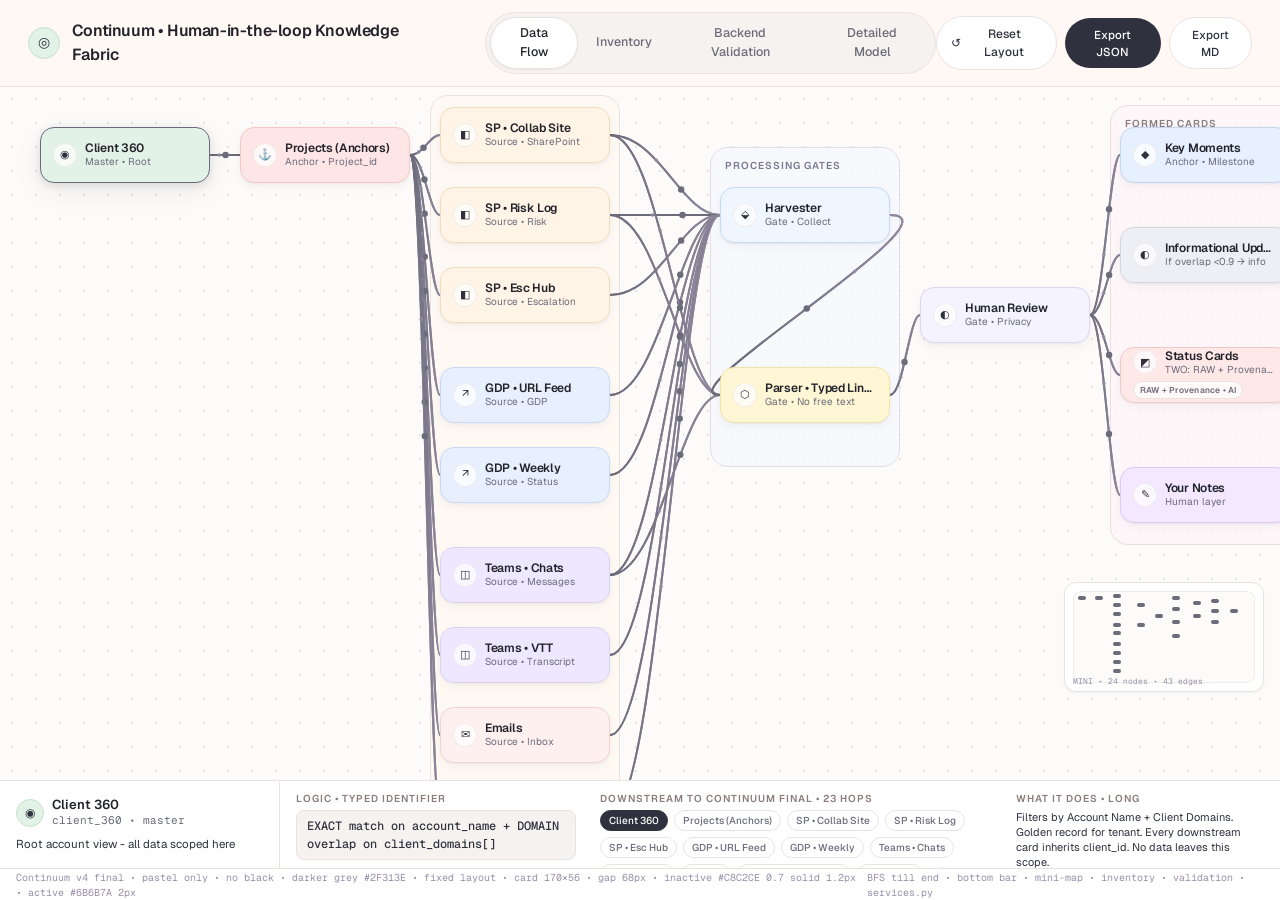
<file: modules/experience-pwa/static/docs/Continuum-V4-Final.html>
<!DOCTYPE html>
<html lang="en">
<head>
  <meta charset="UTF-8">
  <meta name="viewport" content="width=device-width, initial-scale=1">
  <title>React Artifact</title>
  <style>*,:after,:before{--tw-border-spacing-x:0;--tw-border-spacing-y:0;--tw-translate-x:0;--tw-translate-y:0;--tw-rotate:0;--tw-skew-x:0;--tw-skew-y:0;--tw-scale-x:1;--tw-scale-y:1;--tw-pan-x: ;--tw-pan-y: ;--tw-pinch-zoom: ;--tw-scroll-snap-strictness:proximity;--tw-gradient-from-position: ;--tw-gradient-via-position: ;--tw-gradient-to-position: ;--tw-ordinal: ;--tw-slashed-zero: ;--tw-numeric-figure: ;--tw-numeric-spacing: ;--tw-numeric-fraction: ;--tw-ring-inset: ;--tw-ring-offset-width:0px;--tw-ring-offset-color:#fff;--tw-ring-color:rgba(59,130,246,.5);--tw-ring-offset-shadow:0 0 #0000;--tw-ring-shadow:0 0 #0000;--tw-shadow:0 0 #0000;--tw-shadow-colored:0 0 #0000;--tw-blur: ;--tw-brightness: ;--tw-contrast: ;--tw-grayscale: ;--tw-hue-rotate: ;--tw-invert: ;--tw-saturate: ;--tw-sepia: ;--tw-drop-shadow: ;--tw-backdrop-blur: ;--tw-backdrop-brightness: ;--tw-backdrop-contrast: ;--tw-backdrop-grayscale: ;--tw-backdrop-hue-rotate: ;--tw-backdrop-invert: ;--tw-backdrop-opacity: ;--tw-backdrop-saturate: ;--tw-backdrop-sepia: ;--tw-contain-size: ;--tw-contain-layout: ;--tw-contain-paint: ;--tw-contain-style: }::backdrop{--tw-border-spacing-x:0;--tw-border-spacing-y:0;--tw-translate-x:0;--tw-translate-y:0;--tw-rotate:0;--tw-skew-x:0;--tw-skew-y:0;--tw-scale-x:1;--tw-scale-y:1;--tw-pan-x: ;--tw-pan-y: ;--tw-pinch-zoom: ;--tw-scroll-snap-strictness:proximity;--tw-gradient-from-position: ;--tw-gradient-via-position: ;--tw-gradient-to-position: ;--tw-ordinal: ;--tw-slashed-zero: ;--tw-numeric-figure: ;--tw-numeric-spacing: ;--tw-numeric-fraction: ;--tw-ring-inset: ;--tw-ring-offset-width:0px;--tw-ring-offset-color:#fff;--tw-ring-color:rgba(59,130,246,.5);--tw-ring-offset-shadow:0 0 #0000;--tw-ring-shadow:0 0 #0000;--tw-shadow:0 0 #0000;--tw-shadow-colored:0 0 #0000;--tw-blur: ;--tw-brightness: ;--tw-contrast: ;--tw-grayscale: ;--tw-hue-rotate: ;--tw-invert: ;--tw-saturate: ;--tw-sepia: ;--tw-drop-shadow: ;--tw-backdrop-blur: ;--tw-backdrop-brightness: ;--tw-backdrop-contrast: ;--tw-backdrop-grayscale: ;--tw-backdrop-hue-rotate: ;--tw-backdrop-invert: ;--tw-backdrop-opacity: ;--tw-backdrop-saturate: ;--tw-backdrop-sepia: ;--tw-contain-size: ;--tw-contain-layout: ;--tw-contain-paint: ;--tw-contain-style: }/*! tailwindcss v3.4.18 | MIT License | https://tailwindcss.com*/*,:after,:before{box-sizing:border-box;border:0 solid #e5e7eb}:after,:before{--tw-content:""}:host,html{line-height:1.5;-webkit-text-size-adjust:100%;-moz-tab-size:4;-o-tab-size:4;tab-size:4;font-family:ui-sans-serif,system-ui,sans-serif,Apple Color Emoji,Segoe UI Emoji,Segoe UI Symbol,Noto Color Emoji;font-feature-settings:normal;font-variation-settings:normal;-webkit-tap-highlight-color:transparent}body{line-height:inherit}hr{height:0;color:inherit;border-top-width:1px}abbr:where([title]){-webkit-text-decoration:underline dotted;text-decoration:underline dotted}h1,h2,h3,h4,h5,h6{font-size:inherit;font-weight:inherit}a{color:inherit;text-decoration:inherit}b,strong{font-weight:bolder}code,kbd,pre,samp{font-family:ui-monospace,SFMono-Regular,Menlo,Monaco,Consolas,Liberation Mono,Courier New,monospace;font-feature-settings:normal;font-variation-settings:normal;font-size:1em}small{font-size:80%}sub,sup{font-size:75%;line-height:0;position:relative;vertical-align:baseline}sub{bottom:-.25em}sup{top:-.5em}table{text-indent:0;border-color:inherit;border-collapse:collapse}button,input,optgroup,select,textarea{font-family:inherit;font-feature-settings:inherit;font-variation-settings:inherit;font-size:100%;font-weight:inherit;line-height:inherit;letter-spacing:inherit;color:inherit;margin:0;padding:0}button,select{text-transform:none}button,input:where([type=button]),input:where([type=reset]),input:where([type=submit]){-webkit-appearance:button;background-color:transparent;background-image:none}:-moz-focusring{outline:auto}:-moz-ui-invalid{box-shadow:none}progress{vertical-align:baseline}::-webkit-inner-spin-button,::-webkit-outer-spin-button{height:auto}[type=search]{-webkit-appearance:textfield;outline-offset:-2px}::-webkit-search-decoration{-webkit-appearance:none}::-webkit-file-upload-button{-webkit-appearance:button;font:inherit}summary{display:list-item}blockquote,dd,dl,figure,h1,h2,h3,h4,h5,h6,hr,p,pre{margin:0}fieldset{margin:0}fieldset,legend{padding:0}menu,ol,ul{list-style:none;margin:0;padding:0}dialog{padding:0}textarea{resize:vertical}input::-moz-placeholder,textarea::-moz-placeholder{opacity:1;color:#9ca3af}input::placeholder,textarea::placeholder{opacity:1;color:#9ca3af}[role=button],button{cursor:pointer}:disabled{cursor:default}audio,canvas,embed,iframe,img,object,svg,video{display:block;vertical-align:middle}img,video{max-width:100%;height:auto}[hidden]:where(:not([hidden=until-found])){display:none}.pointer-events-none{pointer-events:none}.visible{visibility:visible}.fixed{position:fixed}.absolute{position:absolute}.relative{position:relative}.sticky{position:sticky}.inset-0{inset:0}.inset-\[8px\]{inset:8px}.bottom-1{bottom:.25rem}.bottom-\[88px\]{bottom:88px}.left-2{left:.5rem}.right-4{right:1rem}.top-0{top:0}.z-0{z-index:0}.z-10{z-index:10}.z-20{z-index:20}.z-50{z-index:50}.mx-auto{margin-left:auto;margin-right:auto}.mb-1{margin-bottom:.25rem}.mb-2{margin-bottom:.5rem}.mb-3{margin-bottom:.75rem}.ml-6{margin-left:1.5rem}.mt-0\.5{margin-top:.125rem}.mt-1{margin-top:.25rem}.mt-1\.5{margin-top:.375rem}.mt-2{margin-top:.5rem}.mt-3{margin-top:.75rem}.mt-4{margin-top:1rem}.mt-6{margin-top:1.5rem}.mt-7{margin-top:1.75rem}.mt-\[1px\]{margin-top:1px}.line-clamp-2{overflow:hidden;display:-webkit-box;-webkit-box-orient:vertical;-webkit-line-clamp:2}.flex{display:flex}.table{display:table}.grid{display:grid}.hidden{display:none}.h-12{height:3rem}.h-6{height:1.5rem}.h-7{height:1.75rem}.h-8{height:2rem}.h-\[110px\]{height:110px}.h-\[4px\]{height:4px}.h-\[88px\]{height:88px}.max-h-\[220px\]{max-height:220px}.min-h-0{min-height:0}.min-h-screen{min-height:100vh}.w-12{width:3rem}.w-6{width:1.5rem}.w-7{width:1.75rem}.w-8{width:2rem}.w-\[200px\]{width:200px}.w-\[280px\]{width:280px}.w-\[8px\]{width:8px}.w-full{width:100%}.min-w-0{min-width:0}.min-w-\[240px\]{min-width:240px}.min-w-\[280px\]{min-width:280px}.min-w-\[300px\]{min-width:300px}.max-w-\[1100px\]{max-width:1100px}.max-w-\[160px\]{max-width:160px}.max-w-\[600px\]{max-width:600px}.max-w-\[860px\]{max-width:860px}.max-w-\[900px\]{max-width:900px}.flex-1{flex:1 1 0%}.shrink-0{flex-shrink:0}.transform{transform:translate(var(--tw-translate-x),var(--tw-translate-y)) rotate(var(--tw-rotate)) skewX(var(--tw-skew-x)) skewY(var(--tw-skew-y)) scaleX(var(--tw-scale-x)) scaleY(var(--tw-scale-y))}.cursor-grab{cursor:grab}.select-none{-webkit-user-select:none;-moz-user-select:none;user-select:none}.list-disc{list-style-type:disc}.grid-cols-1{grid-template-columns:repeat(1,minmax(0,1fr))}.flex-col{flex-direction:column}.flex-wrap{flex-wrap:wrap}.items-start{align-items:flex-start}.items-center{align-items:center}.items-stretch{align-items:stretch}.justify-center{justify-content:center}.justify-between{justify-content:space-between}.gap-1{gap:.25rem}.gap-1\.5{gap:.375rem}.gap-2{gap:.5rem}.gap-2\.5{gap:.625rem}.gap-3{gap:.75rem}.gap-4{gap:1rem}.gap-5{gap:1.25rem}.gap-6{gap:1.5rem}.space-y-1>:not([hidden])~:not([hidden]){--tw-space-y-reverse:0;margin-top:calc(.25rem*(1 - var(--tw-space-y-reverse)));margin-bottom:calc(.25rem*var(--tw-space-y-reverse))}.space-y-1\.5>:not([hidden])~:not([hidden]){--tw-space-y-reverse:0;margin-top:calc(.375rem*(1 - var(--tw-space-y-reverse)));margin-bottom:calc(.375rem*var(--tw-space-y-reverse))}.space-y-2>:not([hidden])~:not([hidden]){--tw-space-y-reverse:0;margin-top:calc(.5rem*(1 - var(--tw-space-y-reverse)));margin-bottom:calc(.5rem*var(--tw-space-y-reverse))}.space-y-3>:not([hidden])~:not([hidden]){--tw-space-y-reverse:0;margin-top:calc(.75rem*(1 - var(--tw-space-y-reverse)));margin-bottom:calc(.75rem*var(--tw-space-y-reverse))}.space-y-6>:not([hidden])~:not([hidden]){--tw-space-y-reverse:0;margin-top:calc(1.5rem*(1 - var(--tw-space-y-reverse)));margin-bottom:calc(1.5rem*var(--tw-space-y-reverse))}.self-start{align-self:flex-start}.overflow-auto{overflow:auto}.overflow-hidden{overflow:hidden}.overflow-x-auto{overflow-x:auto}.overflow-y-auto{overflow-y:auto}.truncate{overflow:hidden;text-overflow:ellipsis}.truncate,.whitespace-nowrap{white-space:nowrap}.whitespace-pre-wrap{white-space:pre-wrap}.break-words{overflow-wrap:break-word}.rounded{border-radius:.25rem}.rounded-\[10px\]{border-radius:10px}.rounded-\[12px\]{border-radius:12px}.rounded-\[14px\]{border-radius:14px}.rounded-\[16px\]{border-radius:16px}.rounded-\[18px\]{border-radius:18px}.rounded-\[2px\]{border-radius:2px}.rounded-\[8px\]{border-radius:8px}.rounded-full{border-radius:9999px}.border{border-width:1px}.border-b{border-bottom-width:1px}.border-r{border-right-width:1px}.border-t{border-top-width:1px}.border-\[\#2F313E\]{--tw-border-opacity:1;border-color:rgb(47 49 62/var(--tw-border-opacity,1))}.border-\[\#6B6B7A\]{--tw-border-opacity:1;border-color:rgb(107 107 122/var(--tw-border-opacity,1))}.border-\[\#C2E0C8\]{--tw-border-opacity:1;border-color:rgb(194 224 200/var(--tw-border-opacity,1))}.border-\[\#C5D9F5\]{--tw-border-opacity:1;border-color:rgb(197 217 245/var(--tw-border-opacity,1))}.border-\[\#C5E0CC\]{--tw-border-opacity:1;border-color:rgb(197 224 204/var(--tw-border-opacity,1))}.border-\[\#DCD6F0\]{--tw-border-opacity:1;border-color:rgb(220 214 240/var(--tw-border-opacity,1))}.border-\[\#DDD2F0\]{--tw-border-opacity:1;border-color:rgb(221 210 240/var(--tw-border-opacity,1))}.border-\[\#DDE8DE\]{--tw-border-opacity:1;border-color:rgb(221 232 222/var(--tw-border-opacity,1))}.border-\[\#E0D9E8\]{--tw-border-opacity:1;border-color:rgb(224 217 232/var(--tw-border-opacity,1))}.border-\[\#E0DDE8\]{--tw-border-opacity:1;border-color:rgb(224 221 232/var(--tw-border-opacity,1))}.border-\[\#E8DDE0\]{--tw-border-opacity:1;border-color:rgb(232 221 224/var(--tw-border-opacity,1))}.border-\[\#E8E2D0\]{--tw-border-opacity:1;border-color:rgb(232 226 208/var(--tw-border-opacity,1))}.border-\[\#E8E2E0\]{--tw-border-opacity:1;border-color:rgb(232 226 224/var(--tw-border-opacity,1))}.border-\[\#E8E2E0\]\/60{border-color:hsla(15,15%,89%,.6)}.border-\[\#F0E4A8\]{--tw-border-opacity:1;border-color:rgb(240 228 168/var(--tw-border-opacity,1))}.border-\[\#F0EBE8\]{--tw-border-opacity:1;border-color:rgb(240 235 232/var(--tw-border-opacity,1))}.bg-\[\#2F313E\]{--tw-bg-opacity:1;background-color:rgb(47 49 62/var(--tw-bg-opacity,1))}.bg-\[\#6B6B7A\]{--tw-bg-opacity:1;background-color:rgb(107 107 122/var(--tw-bg-opacity,1))}.bg-\[\#C8C2CE\]{--tw-bg-opacity:1;background-color:rgb(200 194 206/var(--tw-bg-opacity,1))}.bg-\[\#E3F2E7\]{--tw-bg-opacity:1;background-color:rgb(227 242 231/var(--tw-bg-opacity,1))}.bg-\[\#E8FFF0\]{--tw-bg-opacity:1;background-color:rgb(232 255 240/var(--tw-bg-opacity,1))}.bg-\[\#F0F6FF\]{--tw-bg-opacity:1;background-color:rgb(240 246 255/var(--tw-bg-opacity,1))}.bg-\[\#F6F2EF\]{--tw-bg-opacity:1;background-color:rgb(246 242 239/var(--tw-bg-opacity,1))}.bg-\[\#F6F8FF\]\/70{background-color:rgba(246,248,255,.7)}.bg-\[\#F7F0FF\]{--tw-bg-opacity:1;background-color:rgb(247 240 255/var(--tw-bg-opacity,1))}.bg-\[\#F7FFF8\]\/70{background-color:rgba(247,255,248,.7)}.bg-\[\#FCFBF9\]{--tw-bg-opacity:1;background-color:rgb(252 251 249/var(--tw-bg-opacity,1))}.bg-\[\#FFF6D6\]{--tw-bg-opacity:1;background-color:rgb(255 246 214/var(--tw-bg-opacity,1))}.bg-\[\#FFF6F9\]\/70{background-color:rgba(255,246,249,.7)}.bg-\[\#FFF8D6\]{--tw-bg-opacity:1;background-color:rgb(255 248 214/var(--tw-bg-opacity,1))}.bg-\[\#FFF8F3\]\/90{background-color:rgba(255,248,243,.9)}.bg-\[\#FFF9F3\]\/80{background-color:rgba(255,249,243,.8)}.bg-\[\#FFFDF0\]\/70{background-color:rgba(255,253,240,.7)}.bg-\[\#FFFEFD\]{--tw-bg-opacity:1;background-color:rgb(255 254 253/var(--tw-bg-opacity,1))}.bg-white{--tw-bg-opacity:1;background-color:rgb(255 255 255/var(--tw-bg-opacity,1))}.bg-white\/60{background-color:hsla(0,0%,100%,.6)}.bg-white\/70{background-color:hsla(0,0%,100%,.7)}.bg-white\/80{background-color:hsla(0,0%,100%,.8)}.bg-white\/90{background-color:hsla(0,0%,100%,.9)}.bg-white\/95{background-color:hsla(0,0%,100%,.95)}.p-1{padding:.25rem}.p-2{padding:.5rem}.p-2\.5{padding:.625rem}.p-3{padding:.75rem}.p-4{padding:1rem}.p-5{padding:1.25rem}.px-1\.5{padding-left:.375rem;padding-right:.375rem}.px-2{padding-left:.5rem;padding-right:.5rem}.px-2\.5{padding-left:.625rem;padding-right:.625rem}.px-3{padding-left:.75rem;padding-right:.75rem}.px-3\.5{padding-left:.875rem;padding-right:.875rem}.px-4{padding-left:1rem;padding-right:1rem}.px-5{padding-left:1.25rem;padding-right:1.25rem}.py-0\.5{padding-top:.125rem;padding-bottom:.125rem}.py-1{padding-top:.25rem;padding-bottom:.25rem}.py-1\.5{padding-top:.375rem;padding-bottom:.375rem}.py-2{padding-top:.5rem;padding-bottom:.5rem}.py-2\.5{padding-top:.625rem;padding-bottom:.625rem}.py-3{padding-top:.75rem;padding-bottom:.75rem}.pb-1{padding-bottom:.25rem}.pl-4{padding-left:1rem}.pt-1{padding-top:.25rem}.pt-2\.5{padding-top:.625rem}.text-left{text-align:left}.font-\[Inter\2c system-ui\2c sans-serif\]{font-family:Inter,system-ui,sans-serif}.text-\[10\.5px\]{font-size:10.5px}.text-\[10px\]{font-size:10px}.text-\[11\.5px\]{font-size:11.5px}.text-\[11px\]{font-size:11px}.text-\[12\.5px\]{font-size:12.5px}.text-\[12px\]{font-size:12px}.text-\[13px\]{font-size:13px}.text-\[14px\]{font-size:14px}.text-\[15px\]{font-size:15px}.text-\[18px\]{font-size:18px}.text-\[20px\]{font-size:20px}.text-\[8\.5px\]{font-size:8.5px}.text-\[8px\]{font-size:8px}.text-\[9px\]{font-size:9px}.font-\[400\]{font-weight:400}.font-\[500\]{font-weight:500}.font-\[600\]{font-weight:600}.uppercase{text-transform:uppercase}.leading-\[11px\]{line-height:11px}.leading-\[13px\]{line-height:13px}.leading-\[14px\]{line-height:14px}.leading-\[15px\]{line-height:15px}.leading-\[16px\]{line-height:16px}.leading-\[18px\]{line-height:18px}.tracking-tight{letter-spacing:-.025em}.tracking-wide{letter-spacing:.025em}.tracking-widest{letter-spacing:.1em}.text-\[\#22232B\]{--tw-text-opacity:1;color:rgb(34 35 43/var(--tw-text-opacity,1))}.text-\[\#2F313E\]{--tw-text-opacity:1;color:rgb(47 49 62/var(--tw-text-opacity,1))}.text-\[\#2F6B3A\]{--tw-text-opacity:1;color:rgb(47 107 58/var(--tw-text-opacity,1))}.text-\[\#6B5A3A\]{--tw-text-opacity:1;color:rgb(107 90 58/var(--tw-text-opacity,1))}.text-\[\#6B5A8A\]{--tw-text-opacity:1;color:rgb(107 90 138/var(--tw-text-opacity,1))}.text-\[\#6B6B7A\]{--tw-text-opacity:1;color:rgb(107 107 122/var(--tw-text-opacity,1))}.text-\[\#6E7E6E\]{--tw-text-opacity:1;color:rgb(110 126 110/var(--tw-text-opacity,1))}.text-\[\#7A6B2F\]{--tw-text-opacity:1;color:rgb(122 107 47/var(--tw-text-opacity,1))}.text-\[\#7A7A90\]{--tw-text-opacity:1;color:rgb(122 122 144/var(--tw-text-opacity,1))}.text-\[\#8A7D7A\]{--tw-text-opacity:1;color:rgb(138 125 122/var(--tw-text-opacity,1))}.text-\[\#8A7D80\]{--tw-text-opacity:1;color:rgb(138 125 128/var(--tw-text-opacity,1))}.text-\[\#8A7E6E\]{--tw-text-opacity:1;color:rgb(138 126 110/var(--tw-text-opacity,1))}.text-\[\#9A8FA8\]{--tw-text-opacity:1;color:rgb(154 143 168/var(--tw-text-opacity,1))}.text-\[\#E8E2E0\]{--tw-text-opacity:1;color:rgb(232 226 224/var(--tw-text-opacity,1))}.text-white{--tw-text-opacity:1;color:rgb(255 255 255/var(--tw-text-opacity,1))}.opacity-100{opacity:1}.opacity-\[0\.62\]{opacity:.62}.shadow{--tw-shadow:0 1px 3px 0 rgba(0,0,0,.1),0 1px 2px -1px rgba(0,0,0,.1);--tw-shadow-colored:0 1px 3px 0 var(--tw-shadow-color),0 1px 2px -1px var(--tw-shadow-color)}.shadow,.shadow-sm{box-shadow:var(--tw-ring-offset-shadow,0 0 #0000),var(--tw-ring-shadow,0 0 #0000),var(--tw-shadow)}.shadow-sm{--tw-shadow:0 1px 2px 0 rgba(0,0,0,.05);--tw-shadow-colored:0 1px 2px 0 var(--tw-shadow-color)}.ring-2{--tw-ring-offset-shadow:var(--tw-ring-inset) 0 0 0 var(--tw-ring-offset-width) var(--tw-ring-offset-color);--tw-ring-shadow:var(--tw-ring-inset) 0 0 0 calc(2px + var(--tw-ring-offset-width)) var(--tw-ring-color);box-shadow:var(--tw-ring-offset-shadow),var(--tw-ring-shadow),var(--tw-shadow,0 0 #0000)}.ring-\[\#6B6B7A\]\/20{--tw-ring-color:hsla(240,7%,45%,.2)}.filter{filter:var(--tw-blur) var(--tw-brightness) var(--tw-contrast) var(--tw-grayscale) var(--tw-hue-rotate) var(--tw-invert) var(--tw-saturate) var(--tw-sepia) var(--tw-drop-shadow)}.backdrop-blur{--tw-backdrop-blur:blur(8px)}.backdrop-blur,.backdrop-blur-sm{backdrop-filter:var(--tw-backdrop-blur) var(--tw-backdrop-brightness) var(--tw-backdrop-contrast) var(--tw-backdrop-grayscale) var(--tw-backdrop-hue-rotate) var(--tw-backdrop-invert) var(--tw-backdrop-opacity) var(--tw-backdrop-saturate) var(--tw-backdrop-sepia)}.backdrop-blur-sm{--tw-backdrop-blur:blur(4px)}.backdrop-blur-xl{--tw-backdrop-blur:blur(24px);backdrop-filter:var(--tw-backdrop-blur) var(--tw-backdrop-brightness) var(--tw-backdrop-contrast) var(--tw-backdrop-grayscale) var(--tw-backdrop-hue-rotate) var(--tw-backdrop-invert) var(--tw-backdrop-opacity) var(--tw-backdrop-saturate) var(--tw-backdrop-sepia)}.transition{transition-property:color,background-color,border-color,text-decoration-color,fill,stroke,opacity,box-shadow,transform,filter,backdrop-filter;transition-timing-function:cubic-bezier(.4,0,.2,1);transition-duration:.15s}.transition-all{transition-property:all;transition-timing-function:cubic-bezier(.4,0,.2,1);transition-duration:.15s}.duration-200{transition-duration:.2s}#root,body,html{min-height:100%}body{margin:0;font-family:Inter,ui-sans-serif,system-ui,-apple-system,BlinkMacSystemFont,Segoe UI,sans-serif}[role=button]:not([aria-disabled=true]),button:not(:disabled),label[for],select:not(:disabled),summary{cursor:pointer}.last\:border-0:last-child{border-width:0}.hover\:bg-\[\#22232B\]:hover{--tw-bg-opacity:1;background-color:rgb(34 35 43/var(--tw-bg-opacity,1))}.hover\:bg-\[\#FCFBF9\]:hover{--tw-bg-opacity:1;background-color:rgb(252 251 249/var(--tw-bg-opacity,1))}.hover\:bg-white:hover{--tw-bg-opacity:1;background-color:rgb(255 255 255/var(--tw-bg-opacity,1))}.hover\:text-\[\#2F313E\]:hover{--tw-text-opacity:1;color:rgb(47 49 62/var(--tw-text-opacity,1))}.active\:cursor-grabbing:active{cursor:grabbing}@media (min-width:768px){.md\:block{display:block}.md\:inline{display:inline}.md\:flex{display:flex}.md\:hidden{display:none}.md\:w-\[360px\]{width:360px}.md\:w-\[380px\]{width:380px}.md\:grid-cols-2{grid-template-columns:repeat(2,minmax(0,1fr))}.md\:grid-cols-3{grid-template-columns:repeat(3,minmax(0,1fr))}.md\:grid-cols-\[1\.2fr_0\.8fr\]{grid-template-columns:1.2fr .8fr}.md\:flex-row{flex-direction:row}.md\:p-7{padding:1.75rem}.md\:p-8{padding:2rem}.md\:px-7{padding-left:1.75rem;padding-right:1.75rem}.md\:text-\[16px\]{font-size:16px}}</style>
</head>
<body>
  <div id="root"></div>
  
  <script type="module">var tf=Object.create;var{getPrototypeOf:rf,defineProperty:Wl,getOwnPropertyNames:lf}=Object;var uf=Object.prototype.hasOwnProperty;var Cn=(e,n,t)=>{t=e!=null?tf(rf(e)):{};let r=n||!e||!e.__esModule?Wl(t,"default",{value:e,enumerable:!0}):t;for(let l of lf(e))if(!uf.call(r,l))Wl(r,l,{get:()=>e[l],enumerable:!0});return r};var vr=(e,n)=>()=>(n||e((n={exports:{}}).exports,n),n.exports);var of=(e,n)=>{for(var t in n)Wl(e,t,{get:n[t],enumerable:!0,configurable:!0,set:(r)=>n[t]=()=>r})};var af=(e,n)=>()=>(e&&(n=e(e=0)),n);var wt=vr((_f)=>{var gt=Symbol.for("react.element"),sf=Symbol.for("react.portal"),cf=Symbol.for("react.fragment"),ff=Symbol.for("react.strict_mode"),df=Symbol.for("react.profiler"),pf=Symbol.for("react.provider"),mf=Symbol.for("react.context"),hf=Symbol.for("react.forward_ref"),vf=Symbol.for("react.suspense"),yf=Symbol.for("react.memo"),gf=Symbol.for("react.lazy"),fi=Symbol.iterator;function wf(e){if(e===null||typeof e!=="object")return null;return e=fi&&e[fi]||e["@@iterator"],typeof e==="function"?e:null}var mi={isMounted:function(){return!1},enqueueForceUpdate:function(){},enqueueReplaceState:function(){},enqueueSetState:function(){}},hi=Object.assign,vi={};function Bn(e,n,t){this.props=e,this.context=n,this.refs=vi,this.updater=t||mi}Bn.prototype.isReactComponent={};Bn.prototype.setState=function(e,n){if(typeof e!=="object"&&typeof e!=="function"&&e!=null)throw Error("setState(...): takes an object of state variables to update or a function which returns an object of state variables.");this.updater.enqueueSetState(this,e,n,"setState")};Bn.prototype.forceUpdate=function(e){this.updater.enqueueForceUpdate(this,e,"forceUpdate")};function yi(){}yi.prototype=Bn.prototype;function Bl(e,n,t){this.props=e,this.context=n,this.refs=vi,this.updater=t||mi}var Hl=Bl.prototype=new yi;Hl.constructor=Bl;hi(Hl,Bn.prototype);Hl.isPureReactComponent=!0;var di=Array.isArray,gi=Object.prototype.hasOwnProperty,Ql={current:null},wi={key:!0,ref:!0,__self:!0,__source:!0};function ki(e,n,t){var r,l={},u=null,o=null;if(n!=null)for(r in n.ref!==void 0&&(o=n.ref),n.key!==void 0&&(u=""+n.key),n)gi.call(n,r)&&!wi.hasOwnProperty(r)&&(l[r]=n[r]);var i=arguments.length-2;if(i===1)l.children=t;else if(1<i){for(var a=Array(i),f=0;f<i;f++)a[f]=arguments[f+2];l.children=a}if(e&&e.defaultProps)for(r in i=e.defaultProps,i)l[r]===void 0&&(l[r]=i[r]);return{$$typeof:gt,type:e,key:u,ref:o,props:l,_owner:Ql.current}}function kf(e,n){return{$$typeof:gt,type:e.type,key:n,ref:e.ref,props:e.props,_owner:e._owner}}function Al(e){return typeof e==="object"&&e!==null&&e.$$typeof===gt}function Sf(e){var n={"=":"=0",":":"=2"};return"$"+e.replace(/[=:]/g,function(t){return n[t]})}var pi=/\/+/g;function $l(e,n){return typeof e==="object"&&e!==null&&e.key!=null?Sf(""+e.key):n.toString(36)}function gr(e,n,t,r,l){var u=typeof e;if(u==="undefined"||u==="boolean")e=null;var o=!1;if(e===null)o=!0;else switch(u){case"string":case"number":o=!0;break;case"object":switch(e.$$typeof){case gt:case sf:o=!0}}if(o)return o=e,l=l(o),e=r===""?"."+$l(o,0):r,di(l)?(t="",e!=null&&(t=e.replace(pi,"$&/")+"/"),gr(l,n,t,"",function(f){return f})):l!=null&&(Al(l)&&(l=kf(l,t+(!l.key||o&&o.key===l.key?"":(""+l.key).replace(pi,"$&/")+"/")+e)),n.push(l)),1;if(o=0,r=r===""?".":r+":",di(e))for(var i=0;i<e.length;i++){u=e[i];var a=r+$l(u,i);o+=gr(u,n,t,a,l)}else if(a=wf(e),typeof a==="function")for(e=a.call(e),i=0;!(u=e.next()).done;)u=u.value,a=r+$l(u,i++),o+=gr(u,n,t,a,l);else if(u==="object")throw n=String(e),Error("Objects are not valid as a React child (found: "+(n==="[object Object]"?"object with keys {"+Object.keys(e).join(", ")+"}":n)+"). If you meant to render a collection of children, use an array instead.");return o}function yr(e,n,t){if(e==null)return e;var r=[],l=0;return gr(e,r,"","",function(u){return n.call(t,u,l++)}),r}function Ef(e){if(e._status===-1){var n=e._result;n=n(),n.then(function(t){if(e._status===0||e._status===-1)e._status=1,e._result=t},function(t){if(e._status===0||e._status===-1)e._status=2,e._result=t}),e._status===-1&&(e._status=0,e._result=n)}if(e._status===1)return e._result.default;throw e._result}var ae={current:null},wr={transition:null},Cf={ReactCurrentDispatcher:ae,ReactCurrentBatchConfig:wr,ReactCurrentOwner:Ql};function Si(){throw Error("act(...) is not supported in production builds of React.")}_f.Children={map:yr,forEach:function(e,n,t){yr(e,function(){n.apply(this,arguments)},t)},count:function(e){var n=0;return yr(e,function(){n++}),n},toArray:function(e){return yr(e,function(n){return n})||[]},only:function(e){if(!Al(e))throw Error("React.Children.only expected to receive a single React element child.");return e}};_f.Component=Bn;_f.Fragment=cf;_f.Profiler=df;_f.PureComponent=Bl;_f.StrictMode=ff;_f.Suspense=vf;_f.__SECRET_INTERNALS_DO_NOT_USE_OR_YOU_WILL_BE_FIRED=Cf;_f.act=Si;_f.cloneElement=function(e,n,t){if(e===null||e===void 0)throw Error("React.cloneElement(...): The argument must be a React element, but you passed "+e+".");var r=hi({},e.props),l=e.key,u=e.ref,o=e._owner;if(n!=null){if(n.ref!==void 0&&(u=n.ref,o=Ql.current),n.key!==void 0&&(l=""+n.key),e.type&&e.type.defaultProps)var i=e.type.defaultProps;for(a in n)gi.call(n,a)&&!wi.hasOwnProperty(a)&&(r[a]=n[a]===void 0&&i!==void 0?i[a]:n[a])}var a=arguments.length-2;if(a===1)r.children=t;else if(1<a){i=Array(a);for(var f=0;f<a;f++)i[f]=arguments[f+2];r.children=i}return{$$typeof:gt,type:e.type,key:l,ref:u,props:r,_owner:o}};_f.createContext=function(e){return e={$$typeof:mf,_currentValue:e,_currentValue2:e,_threadCount:0,Provider:null,Consumer:null,_defaultValue:null,_globalName:null},e.Provider={$$typeof:pf,_context:e},e.Consumer=e};_f.createElement=ki;_f.createFactory=function(e){var n=ki.bind(null,e);return n.type=e,n};_f.createRef=function(){return{current:null}};_f.forwardRef=function(e){return{$$typeof:hf,render:e}};_f.isValidElement=Al;_f.lazy=function(e){return{$$typeof:gf,_payload:{_status:-1,_result:e},_init:Ef}};_f.memo=function(e,n){return{$$typeof:yf,type:e,compare:n===void 0?null:n}};_f.startTransition=function(e){var n=wr.transition;wr.transition={};try{e()}finally{wr.transition=n}};_f.unstable_act=Si;_f.useCallback=function(e,n){return ae.current.useCallback(e,n)};_f.useContext=function(e){return ae.current.useContext(e)};_f.useDebugValue=function(){};_f.useDeferredValue=function(e){return ae.current.useDeferredValue(e)};_f.useEffect=function(e,n){return ae.current.useEffect(e,n)};_f.useId=function(){return ae.current.useId()};_f.useImperativeHandle=function(e,n,t){return ae.current.useImperativeHandle(e,n,t)};_f.useInsertionEffect=function(e,n){return ae.current.useInsertionEffect(e,n)};_f.useLayoutEffect=function(e,n){return ae.current.useLayoutEffect(e,n)};_f.useMemo=function(e,n){return ae.current.useMemo(e,n)};_f.useReducer=function(e,n,t){return ae.current.useReducer(e,n,t)};_f.useRef=function(e){return ae.current.useRef(e)};_f.useState=function(e){return ae.current.useState(e)};_f.useSyncExternalStore=function(e,n,t){return ae.current.useSyncExternalStore(e,n,t)};_f.useTransition=function(){return ae.current.useTransition()};_f.version="18.3.1"});var Li=vr((ad)=>{function Yl(e,n){var t=e.length;e.push(n);e:for(;0<t;){var r=t-1>>>1,l=e[r];if(0<kr(l,n))e[r]=n,e[t]=l,t=r;else break e}}function Re(e){return e.length===0?null:e[0]}function _r(e){if(e.length===0)return null;var n=e[0],t=e.pop();if(t!==n){e[0]=t;e:for(var r=0,l=e.length,u=l>>>1;r<u;){var o=2*(r+1)-1,i=e[o],a=o+1,f=e[a];if(0>kr(i,t))a<l&&0>kr(f,i)?(e[r]=f,e[a]=t,r=a):(e[r]=i,e[o]=t,r=o);else if(a<l&&0>kr(f,t))e[r]=f,e[a]=t,r=a;else break e}}return n}function kr(e,n){var t=e.sortIndex-n.sortIndex;return t!==0?t:e.id-n.id}if(typeof performance==="object"&&typeof performance.now==="function")Xl=performance,ad.unstable_now=function(){return Xl.now()};else Sr=Date,Zl=Sr.now(),ad.unstable_now=function(){return Sr.now()-Zl};var Xl,Sr,Zl,Ve=[],nn=[],id=1,Se=null,re=3,Pr=!1,_n=!1,St=!1,Ci=typeof setTimeout==="function"?setTimeout:null,_i=typeof clearTimeout==="function"?clearTimeout:null,Ei=typeof setImmediate<"u"?setImmediate:null;typeof navigator<"u"&&navigator.scheduling!==void 0&&navigator.scheduling.isInputPending!==void 0&&navigator.scheduling.isInputPending.bind(navigator.scheduling);function Gl(e){for(var n=Re(nn);n!==null;){if(n.callback===null)_r(nn);else if(n.startTime<=e)_r(nn),n.sortIndex=n.expirationTime,Yl(Ve,n);else break;n=Re(nn)}}function ql(e){if(St=!1,Gl(e),!_n)if(Re(Ve)!==null)_n=!0,bl(jl);else{var n=Re(nn);n!==null&&eu(ql,n.startTime-e)}}function jl(e,n){_n=!1,St&&(St=!1,_i(Et),Et=-1),Pr=!0;var t=re;try{Gl(n);for(Se=Re(Ve);Se!==null&&(!(Se.expirationTime>n)||e&&!Ni());){var r=Se.callback;if(typeof r==="function"){Se.callback=null,re=Se.priorityLevel;var l=r(Se.expirationTime<=n);n=ad.unstable_now(),typeof l==="function"?Se.callback=l:Se===Re(Ve)&&_r(Ve),Gl(n)}else _r(Ve);Se=Re(Ve)}if(Se!==null)var u=!0;else{var o=Re(nn);o!==null&&eu(ql,o.startTime-n),u=!1}return u}finally{Se=null,re=t,Pr=!1}}var zr=!1,Er=null,Et=-1,Pi=5,zi=-1;function Ni(){return ad.unstable_now()-zi<Pi?!1:!0}function Kl(){if(Er!==null){var e=ad.unstable_now();zi=e;var n=!0;try{n=Er(!0,e)}finally{n?kt():(zr=!1,Er=null)}}else zr=!1}var kt;if(typeof Ei==="function")kt=function(){Ei(Kl)};else if(typeof MessageChannel<"u")Cr=new MessageChannel,Jl=Cr.port2,Cr.port1.onmessage=Kl,kt=function(){Jl.postMessage(null)};else kt=function(){Ci(Kl,0)};var Cr,Jl;function bl(e){Er=e,zr||(zr=!0,kt())}function eu(e,n){Et=Ci(function(){e(ad.unstable_now())},n)}ad.unstable_IdlePriority=5;ad.unstable_ImmediatePriority=1;ad.unstable_LowPriority=4;ad.unstable_NormalPriority=3;ad.unstable_Profiling=null;ad.unstable_UserBlockingPriority=2;ad.unstable_cancelCallback=function(e){e.callback=null};ad.unstable_continueExecution=function(){_n||Pr||(_n=!0,bl(jl))};ad.unstable_forceFrameRate=function(e){0>e||125<e?console.error("forceFrameRate takes a positive int between 0 and 125, forcing frame rates higher than 125 fps is not supported"):Pi=0<e?Math.floor(1000/e):5};ad.unstable_getCurrentPriorityLevel=function(){return re};ad.unstable_getFirstCallbackNode=function(){return Re(Ve)};ad.unstable_next=function(e){switch(re){case 1:case 2:case 3:var n=3;break;default:n=re}var t=re;re=n;try{return e()}finally{re=t}};ad.unstable_pauseExecution=function(){};ad.unstable_requestPaint=function(){};ad.unstable_runWithPriority=function(e,n){switch(e){case 1:case 2:case 3:case 4:case 5:break;default:e=3}var t=re;re=e;try{return n()}finally{re=t}};ad.unstable_scheduleCallback=function(e,n,t){var r=ad.unstable_now();switch(typeof t==="object"&&t!==null?(t=t.delay,t=typeof t==="number"&&0<t?r+t:r):t=r,e){case 1:var l=-1;break;case 2:l=250;break;case 5:l=1073741823;break;case 4:l=1e4;break;default:l=5000}return l=t+l,e={id:id++,callback:n,priorityLevel:e,startTime:t,expirationTime:l,sortIndex:-1},t>r?(e.sortIndex=t,Yl(nn,e),Re(Ve)===null&&e===Re(nn)&&(St?(_i(Et),Et=-1):St=!0,eu(ql,t-r))):(e.sortIndex=l,Yl(Ve,e),_n||Pr||(_n=!0,bl(jl))),e};ad.unstable_shouldYield=Ni;ad.unstable_wrapCallback=function(e){var n=re;return function(){var t=re;re=n;try{return e.apply(this,arguments)}finally{re=t}}}});var ii={};of(ii,{version:()=>Hc,unstable_renderSubtreeIntoContainer:()=>Bc,unstable_batchedUpdates:()=>$c,unmountComponentAtNode:()=>Wc,render:()=>Vc,hydrateRoot:()=>Uc,hydrate:()=>xc,flushSync:()=>Dc,findDOMNode:()=>Oc,createRoot:()=>Ic,createPortal:()=>Fc,__SECRET_INTERNALS_DO_NOT_USE_OR_YOU_WILL_BE_FIRED:()=>Mc});function w(e){for(var n="https://reactjs.org/docs/error-decoder.html?invariant="+e,t=1;t<arguments.length;t++)n+="&args[]="+encodeURIComponent(arguments[t]);return"Minified React error #"+e+"; visit "+n+" for the full message or use the non-minified dev environment for full errors and additional helpful warnings."}function Vn(e,n){st(e,n),st(e+"Capture",n)}function st(e,n){Xt[e]=n;for(e=0;e<n.length;e++)Oa.add(n[e])}function Ld(e){if(Eu.call(Ti,e))return!0;if(Eu.call(Ri,e))return!1;if(Nd.test(e))return Ti[e]=!0;return Ri[e]=!0,!1}function Rd(e,n,t,r){if(t!==null&&t.type===0)return!1;switch(typeof n){case"function":case"symbol":return!0;case"boolean":if(r)return!1;if(t!==null)return!t.acceptsBooleans;return e=e.toLowerCase().slice(0,5),e!=="data-"&&e!=="aria-";default:return!1}}function Td(e,n,t,r){if(n===null||typeof n>"u"||Rd(e,n,t,r))return!0;if(r)return!1;if(t!==null)switch(t.type){case 3:return!n;case 4:return n===!1;case 5:return isNaN(n);case 6:return isNaN(n)||1>n}return!1}function fe(e,n,t,r,l,u,o){this.acceptsBooleans=n===2||n===3||n===4,this.attributeName=r,this.attributeNamespace=l,this.mustUseProperty=t,this.propertyName=e,this.type=n,this.sanitizeURL=u,this.removeEmptyString=o}function go(e){return e[1].toUpperCase()}function wo(e,n,t,r){var l=ne.hasOwnProperty(n)?ne[n]:null;if(l!==null?l.type!==0:r||!(2<n.length)||n[0]!=="o"&&n[0]!=="O"||n[1]!=="n"&&n[1]!=="N")Td(n,t,l,r)&&(t=null),r||l===null?Ld(n)&&(t===null?e.removeAttribute(n):e.setAttribute(n,""+t)):l.mustUseProperty?e[l.propertyName]=t===null?l.type===3?!1:"":t:(n=l.attributeName,r=l.attributeNamespace,t===null?e.removeAttribute(n):(l=l.type,t=l===3||l===4&&t===!0?"":""+t,r?e.setAttributeNS(r,n,t):e.setAttribute(n,t)))}function Ct(e){if(e===null||typeof e!=="object")return null;return e=Mi&&e[Mi]||e["@@iterator"],typeof e==="function"?e:null}function Tt(e){if(nu===void 0)try{throw Error()}catch(t){var n=t.stack.trim().match(/\n( *(at )?)/);nu=n&&n[1]||""}return`
`+nu+e}function ru(e,n){if(!e||tu)return"";tu=!0;var t=Error.prepareStackTrace;Error.prepareStackTrace=void 0;try{if(n)if(n=function(){throw Error()},Object.defineProperty(n.prototype,"props",{set:function(){throw Error()}}),typeof Reflect==="object"&&Reflect.construct){try{Reflect.construct(n,[])}catch(f){var r=f}Reflect.construct(e,[],n)}else{try{n.call()}catch(f){r=f}e.call(n.prototype)}else{try{throw Error()}catch(f){r=f}e()}}catch(f){if(f&&r&&typeof f.stack==="string"){for(var l=f.stack.split(`
`),u=r.stack.split(`
`),o=l.length-1,i=u.length-1;1<=o&&0<=i&&l[o]!==u[i];)i--;for(;1<=o&&0<=i;o--,i--)if(l[o]!==u[i]){if(o!==1||i!==1)do if(o--,i--,0>i||l[o]!==u[i]){var a=`
`+l[o].replace(" at new "," at ");return e.displayName&&a.includes("<anonymous>")&&(a=a.replace("<anonymous>",e.displayName)),a}while(1<=o&&0<=i);break}}}finally{tu=!1,Error.prepareStackTrace=t}return(e=e?e.displayName||e.name:"")?Tt(e):""}function Md(e){switch(e.tag){case 5:return Tt(e.type);case 16:return Tt("Lazy");case 13:return Tt("Suspense");case 19:return Tt("SuspenseList");case 0:case 2:case 15:return e=ru(e.type,!1),e;case 11:return e=ru(e.type.render,!1),e;case 1:return e=ru(e.type,!0),e;default:return""}}function zu(e){if(e==null)return null;if(typeof e==="function")return e.displayName||e.name||null;if(typeof e==="string")return e;switch(e){case Yn:return"Fragment";case Kn:return"Portal";case Cu:return"Profiler";case ko:return"StrictMode";case _u:return"Suspense";case Pu:return"SuspenseList"}if(typeof e==="object")switch(e.$$typeof){case xa:return(e.displayName||"Context")+".Consumer";case Da:return(e._context.displayName||"Context")+".Provider";case So:var n=e.render;return e=e.displayName,e||(e=n.displayName||n.name||"",e=e!==""?"ForwardRef("+e+")":"ForwardRef"),e;case Eo:return n=e.displayName||null,n!==null?n:zu(e.type)||"Memo";case rn:n=e._payload,e=e._init;try{return zu(e(n))}catch(t){}}return null}function Fd(e){var n=e.type;switch(e.tag){case 24:return"Cache";case 9:return(n.displayName||"Context")+".Consumer";case 10:return(n._context.displayName||"Context")+".Provider";case 18:return"DehydratedFragment";case 11:return e=n.render,e=e.displayName||e.name||"",n.displayName||(e!==""?"ForwardRef("+e+")":"ForwardRef");case 7:return"Fragment";case 5:return n;case 4:return"Portal";case 3:return"Root";case 6:return"Text";case 16:return zu(n);case 8:return n===ko?"StrictMode":"Mode";case 22:return"Offscreen";case 12:return"Profiler";case 21:return"Scope";case 13:return"Suspense";case 19:return"SuspenseList";case 25:return"TracingMarker";case 1:case 0:case 17:case 2:case 14:case 15:if(typeof n==="function")return n.displayName||n.name||null;if(typeof n==="string")return n}return null}function gn(e){switch(typeof e){case"boolean":case"number":case"string":case"undefined":return e;case"object":return e;default:return""}}function Va(e){var n=e.type;return(e=e.nodeName)&&e.toLowerCase()==="input"&&(n==="checkbox"||n==="radio")}function Id(e){var n=Va(e)?"checked":"value",t=Object.getOwnPropertyDescriptor(e.constructor.prototype,n),r=""+e[n];if(!e.hasOwnProperty(n)&&typeof t<"u"&&typeof t.get==="function"&&typeof t.set==="function"){var{get:l,set:u}=t;return Object.defineProperty(e,n,{configurable:!0,get:function(){return l.call(this)},set:function(o){r=""+o,u.call(this,o)}}),Object.defineProperty(e,n,{enumerable:t.enumerable}),{getValue:function(){return r},setValue:function(o){r=""+o},stopTracking:function(){e._valueTracker=null,delete e[n]}}}}function Lr(e){e._valueTracker||(e._valueTracker=Id(e))}function Wa(e){if(!e)return!1;var n=e._valueTracker;if(!n)return!0;var t=n.getValue(),r="";return e&&(r=Va(e)?e.checked?"true":"false":e.value),e=r,e!==t?(n.setValue(e),!0):!1}function br(e){if(e=e||(typeof document<"u"?document:void 0),typeof e>"u")return null;try{return e.activeElement||e.body}catch(n){return e.body}}function Nu(e,n){var t=n.checked;return A({},n,{defaultChecked:void 0,defaultValue:void 0,value:void 0,checked:t!=null?t:e._wrapperState.initialChecked})}function Fi(e,n){var t=n.defaultValue==null?"":n.defaultValue,r=n.checked!=null?n.checked:n.defaultChecked;t=gn(n.value!=null?n.value:t),e._wrapperState={initialChecked:r,initialValue:t,controlled:n.type==="checkbox"||n.type==="radio"?n.checked!=null:n.value!=null}}function $a(e,n){n=n.checked,n!=null&&wo(e,"checked",n,!1)}function Lu(e,n){$a(e,n);var t=gn(n.value),r=n.type;if(t!=null)if(r==="number"){if(t===0&&e.value===""||e.value!=t)e.value=""+t}else e.value!==""+t&&(e.value=""+t);else if(r==="submit"||r==="reset"){e.removeAttribute("value");return}n.hasOwnProperty("value")?Ru(e,n.type,t):n.hasOwnProperty("defaultValue")&&Ru(e,n.type,gn(n.defaultValue)),n.checked==null&&n.defaultChecked!=null&&(e.defaultChecked=!!n.defaultChecked)}function Ii(e,n,t){if(n.hasOwnProperty("value")||n.hasOwnProperty("defaultValue")){var r=n.type;if(!(r!=="submit"&&r!=="reset"||n.value!==void 0&&n.value!==null))return;n=""+e._wrapperState.initialValue,t||n===e.value||(e.value=n),e.defaultValue=n}t=e.name,t!==""&&(e.name=""),e.defaultChecked=!!e._wrapperState.initialChecked,t!==""&&(e.name=t)}function Ru(e,n,t){if(n!=="number"||br(e.ownerDocument)!==e)t==null?e.defaultValue=""+e._wrapperState.initialValue:e.defaultValue!==""+t&&(e.defaultValue=""+t)}function rt(e,n,t,r){if(e=e.options,n){n={};for(var l=0;l<t.length;l++)n["$"+t[l]]=!0;for(t=0;t<e.length;t++)l=n.hasOwnProperty("$"+e[t].value),e[t].selected!==l&&(e[t].selected=l),l&&r&&(e[t].defaultSelected=!0)}else{t=""+gn(t),n=null;for(l=0;l<e.length;l++){if(e[l].value===t){e[l].selected=!0,r&&(e[l].defaultSelected=!0);return}n!==null||e[l].disabled||(n=e[l])}n!==null&&(n.selected=!0)}}function Tu(e,n){if(n.dangerouslySetInnerHTML!=null)throw Error(w(91));return A({},n,{value:void 0,defaultValue:void 0,children:""+e._wrapperState.initialValue})}function Oi(e,n){var t=n.value;if(t==null){if(t=n.children,n=n.defaultValue,t!=null){if(n!=null)throw Error(w(92));if(Mt(t)){if(1<t.length)throw Error(w(93));t=t[0]}n=t}n==null&&(n=""),t=n}e._wrapperState={initialValue:gn(t)}}function Ba(e,n){var t=gn(n.value),r=gn(n.defaultValue);t!=null&&(t=""+t,t!==e.value&&(e.value=t),n.defaultValue==null&&e.defaultValue!==t&&(e.defaultValue=t)),r!=null&&(e.defaultValue=""+r)}function Di(e){var n=e.textContent;n===e._wrapperState.initialValue&&n!==""&&n!==null&&(e.value=n)}function Ha(e){switch(e){case"svg":return"http://www.w3.org/2000/svg";case"math":return"http://www.w3.org/1998/Math/MathML";default:return"http://www.w3.org/1999/xhtml"}}function Mu(e,n){return e==null||e==="http://www.w3.org/1999/xhtml"?Ha(n):e==="http://www.w3.org/2000/svg"&&n==="foreignObject"?"http://www.w3.org/1999/xhtml":e}function Zt(e,n){if(n){var t=e.firstChild;if(t&&t===e.lastChild&&t.nodeType===3){t.nodeValue=n;return}}e.textContent=n}function Aa(e,n,t){return n==null||typeof n==="boolean"||n===""?"":t||typeof n!=="number"||n===0||Vt.hasOwnProperty(e)&&Vt[e]?(""+n).trim():n+"px"}function Ka(e,n){e=e.style;for(var t in n)if(n.hasOwnProperty(t)){var r=t.indexOf("--")===0,l=Aa(t,n[t],r);t==="float"&&(t="cssFloat"),r?e.setProperty(t,l):e[t]=l}}function Fu(e,n){if(n){if(Dd[e]&&(n.children!=null||n.dangerouslySetInnerHTML!=null))throw Error(w(137,e));if(n.dangerouslySetInnerHTML!=null){if(n.children!=null)throw Error(w(60));if(typeof n.dangerouslySetInnerHTML!=="object"||!("__html"in n.dangerouslySetInnerHTML))throw Error(w(61))}if(n.style!=null&&typeof n.style!=="object")throw Error(w(62))}}function Iu(e,n){if(e.indexOf("-")===-1)return typeof n.is==="string";switch(e){case"annotation-xml":case"color-profile":case"font-face":case"font-face-src":case"font-face-uri":case"font-face-format":case"font-face-name":case"missing-glyph":return!1;default:return!0}}function Co(e){return e=e.target||e.srcElement||window,e.correspondingUseElement&&(e=e.correspondingUseElement),e.nodeType===3?e.parentNode:e}function xi(e){if(e=dr(e)){if(typeof Du!=="function")throw Error(w(280));var n=e.stateNode;n&&(n=Nl(n),Du(e.stateNode,e.type,n))}}function Ya(e){lt?ut?ut.push(e):ut=[e]:lt=e}function Xa(){if(lt){var e=lt,n=ut;if(ut=lt=null,xi(e),n)for(e=0;e<n.length;e++)xi(n[e])}}function Za(e,n){return e(n)}function Ga(){}function Ja(e,n,t){if(lu)return e(n,t);lu=!0;try{return Za(e,n,t)}finally{if(lu=!1,lt!==null||ut!==null)Ga(),Xa()}}function Gt(e,n){var t=e.stateNode;if(t===null)return null;var r=Nl(t);if(r===null)return null;t=r[n];e:switch(n){case"onClick":case"onClickCapture":case"onDoubleClick":case"onDoubleClickCapture":case"onMouseDown":case"onMouseDownCapture":case"onMouseMove":case"onMouseMoveCapture":case"onMouseUp":case"onMouseUpCapture":case"onMouseEnter":(r=!r.disabled)||(e=e.type,r=!(e==="button"||e==="input"||e==="select"||e==="textarea")),e=!r;break e;default:e=!1}if(e)return null;if(t&&typeof t!=="function")throw Error(w(231,n,typeof t));return t}function xd(e,n,t,r,l,u,o,i,a){var f=Array.prototype.slice.call(arguments,3);try{n.apply(t,f)}catch(h){this.onError(h)}}function Vd(e,n,t,r,l,u,o,i,a){Wt=!1,el=null,xd.apply(Ud,arguments)}function Wd(e,n,t,r,l,u,o,i,a){if(Vd.apply(this,arguments),Wt){if(Wt){var f=el;Wt=!1,el=null}else throw Error(w(198));nl||(nl=!0,Uu=f)}}function Wn(e){var n=e,t=e;if(e.alternate)for(;n.return;)n=n.return;else{e=n;do n=e,(n.flags&4098)!==0&&(t=n.return),e=n.return;while(e)}return n.tag===3?t:null}function qa(e){if(e.tag===13){var n=e.memoizedState;if(n===null&&(e=e.alternate,e!==null&&(n=e.memoizedState)),n!==null)return n.dehydrated}return null}function Ui(e){if(Wn(e)!==e)throw Error(w(188))}function $d(e){var n=e.alternate;if(!n){if(n=Wn(e),n===null)throw Error(w(188));return n!==e?null:e}for(var t=e,r=n;;){var l=t.return;if(l===null)break;var u=l.alternate;if(u===null){if(r=l.return,r!==null){t=r;continue}break}if(l.child===u.child){for(u=l.child;u;){if(u===t)return Ui(l),e;if(u===r)return Ui(l),n;u=u.sibling}throw Error(w(188))}if(t.return!==r.return)t=l,r=u;else{for(var o=!1,i=l.child;i;){if(i===t){o=!0,t=l,r=u;break}if(i===r){o=!0,r=l,t=u;break}i=i.sibling}if(!o){for(i=u.child;i;){if(i===t){o=!0,t=u,r=l;break}if(i===r){o=!0,r=u,t=l;break}i=i.sibling}if(!o)throw Error(w(189))}}if(t.alternate!==r)throw Error(w(190))}if(t.tag!==3)throw Error(w(188));return t.stateNode.current===t?e:n}function ja(e){return e=$d(e),e!==null?ba(e):null}function ba(e){if(e.tag===5||e.tag===6)return e;for(e=e.child;e!==null;){var n=ba(e);if(n!==null)return n;e=e.sibling}return null}function Kd(e){if(He&&typeof He.onCommitFiberRoot==="function")try{He.onCommitFiberRoot(Cl,e,void 0,(e.current.flags&128)===128)}catch(n){}}function Zd(e){return e>>>=0,e===0?32:31-(Yd(e)/Xd|0)|0}function Ft(e){switch(e&-e){case 1:return 1;case 2:return 2;case 4:return 4;case 8:return 8;case 16:return 16;case 32:return 32;case 64:case 128:case 256:case 512:case 1024:case 2048:case 4096:case 8192:case 16384:case 32768:case 65536:case 131072:case 262144:case 524288:case 1048576:case 2097152:return e&4194240;case 4194304:case 8388608:case 16777216:case 33554432:case 67108864:return e&130023424;case 134217728:return 134217728;case 268435456:return 268435456;case 536870912:return 536870912;case 1073741824:return 1073741824;default:return e}}function rl(e,n){var t=e.pendingLanes;if(t===0)return 0;var r=0,l=e.suspendedLanes,u=e.pingedLanes,o=t&268435455;if(o!==0){var i=o&~l;i!==0?r=Ft(i):(u&=o,u!==0&&(r=Ft(u)))}else o=t&~l,o!==0?r=Ft(o):u!==0&&(r=Ft(u));if(r===0)return 0;if(n!==0&&n!==r&&(n&l)===0&&(l=r&-r,u=n&-n,l>=u||l===16&&(u&4194240)!==0))return n;if((r&4)!==0&&(r|=t&16),n=e.entangledLanes,n!==0)for(e=e.entanglements,n&=r;0<n;)t=31-Oe(n),l=1<<t,r|=e[t],n&=~l;return r}function Gd(e,n){switch(e){case 1:case 2:case 4:return n+250;case 8:case 16:case 32:case 64:case 128:case 256:case 512:case 1024:case 2048:case 4096:case 8192:case 16384:case 32768:case 65536:case 131072:case 262144:case 524288:case 1048576:case 2097152:return n+5000;case 4194304:case 8388608:case 16777216:case 33554432:case 67108864:return-1;case 134217728:case 268435456:case 536870912:case 1073741824:return-1;default:return-1}}function Jd(e,n){for(var{suspendedLanes:t,pingedLanes:r,expirationTimes:l,pendingLanes:u}=e;0<u;){var o=31-Oe(u),i=1<<o,a=l[o];if(a===-1){if((i&t)===0||(i&r)!==0)l[o]=Gd(i,n)}else a<=n&&(e.expiredLanes|=i);u&=~i}}function Vu(e){return e=e.pendingLanes&-1073741825,e!==0?e:e&1073741824?1073741824:0}function rs(){var e=Tr;return Tr<<=1,(Tr&4194240)===0&&(Tr=64),e}function uu(e){for(var n=[],t=0;31>t;t++)n.push(e);return n}function cr(e,n,t){e.pendingLanes|=n,n!==536870912&&(e.suspendedLanes=0,e.pingedLanes=0),e=e.eventTimes,n=31-Oe(n),e[n]=t}function qd(e,n){var t=e.pendingLanes&~n;e.pendingLanes=n,e.suspendedLanes=0,e.pingedLanes=0,e.expiredLanes&=n,e.mutableReadLanes&=n,e.entangledLanes&=n,n=e.entanglements;var r=e.eventTimes;for(e=e.expirationTimes;0<t;){var l=31-Oe(t),u=1<<l;n[l]=0,r[l]=-1,e[l]=-1,t&=~u}}function Po(e,n){var t=e.entangledLanes|=n;for(e=e.entanglements;t;){var r=31-Oe(t),l=1<<r;l&n|e[r]&n&&(e[r]|=n),t&=~l}}function ls(e){return e&=-e,1<e?4<e?(e&268435455)!==0?16:536870912:4:1}function Wi(e,n){switch(e){case"focusin":case"focusout":cn=null;break;case"dragenter":case"dragleave":fn=null;break;case"mouseover":case"mouseout":dn=null;break;case"pointerover":case"pointerout":Jt.delete(n.pointerId);break;case"gotpointercapture":case"lostpointercapture":qt.delete(n.pointerId)}}function _t(e,n,t,r,l,u){if(e===null||e.nativeEvent!==u)return e={blockedOn:n,domEventName:t,eventSystemFlags:r,nativeEvent:u,targetContainers:[l]},n!==null&&(n=dr(n),n!==null&&zo(n)),e;return e.eventSystemFlags|=r,n=e.targetContainers,l!==null&&n.indexOf(l)===-1&&n.push(l),e}function bd(e,n,t,r,l){switch(n){case"focusin":return cn=_t(cn,e,n,t,r,l),!0;case"dragenter":return fn=_t(fn,e,n,t,r,l),!0;case"mouseover":return dn=_t(dn,e,n,t,r,l),!0;case"pointerover":var u=l.pointerId;return Jt.set(u,_t(Jt.get(u)||null,e,n,t,r,l)),!0;case"gotpointercapture":return u=l.pointerId,qt.set(u,_t(qt.get(u)||null,e,n,t,r,l)),!0}return!1}function ss(e){var n=Ln(e.target);if(n!==null){var t=Wn(n);if(t!==null){if(n=t.tag,n===13){if(n=qa(t),n!==null){e.blockedOn=n,as(e.priority,function(){os(t)});return}}else if(n===3&&t.stateNode.current.memoizedState.isDehydrated){e.blockedOn=t.tag===3?t.stateNode.containerInfo:null;return}}}e.blockedOn=null}function Hr(e){if(e.blockedOn!==null)return!1;for(var n=e.targetContainers;0<n.length;){var t=$u(e.domEventName,e.eventSystemFlags,n[0],e.nativeEvent);if(t===null){t=e.nativeEvent;var r=new t.constructor(t.type,t);Ou=r,t.target.dispatchEvent(r),Ou=null}else return n=dr(t),n!==null&&zo(n),e.blockedOn=t,!1;n.shift()}return!0}function $i(e,n,t){Hr(e)&&t.delete(n)}function ep(){Wu=!1,cn!==null&&Hr(cn)&&(cn=null),fn!==null&&Hr(fn)&&(fn=null),dn!==null&&Hr(dn)&&(dn=null),Jt.forEach($i),qt.forEach($i)}function Pt(e,n){e.blockedOn===n&&(e.blockedOn=null,Wu||(Wu=!0,$.unstable_scheduleCallback($.unstable_NormalPriority,ep)))}function jt(e){function n(l){return Pt(l,e)}if(0<Fr.length){Pt(Fr[0],e);for(var t=1;t<Fr.length;t++){var r=Fr[t];r.blockedOn===e&&(r.blockedOn=null)}}cn!==null&&Pt(cn,e),fn!==null&&Pt(fn,e),dn!==null&&Pt(dn,e),Jt.forEach(n),qt.forEach(n);for(t=0;t<un.length;t++)r=un[t],r.blockedOn===e&&(r.blockedOn=null);for(;0<un.length&&(t=un[0],t.blockedOn===null);)ss(t),t.blockedOn===null&&un.shift()}function np(e,n,t,r){var l=O,u=ot.transition;ot.transition=null;try{O=1,No(e,n,t,r)}finally{O=l,ot.transition=u}}function tp(e,n,t,r){var l=O,u=ot.transition;ot.transition=null;try{O=4,No(e,n,t,r)}finally{O=l,ot.transition=u}}function No(e,n,t,r){if(ll){var l=$u(e,n,t,r);if(l===null)fu(e,n,r,ul,t),Wi(e,r);else if(bd(l,e,n,t,r))r.stopPropagation();else if(Wi(e,r),n&4&&-1<jd.indexOf(e)){for(;l!==null;){var u=dr(l);if(u!==null&&us(u),u=$u(e,n,t,r),u===null&&fu(e,n,r,ul,t),u===l)break;l=u}l!==null&&r.stopPropagation()}else fu(e,n,r,null,t)}}function $u(e,n,t,r){if(ul=null,e=Co(r),e=Ln(e),e!==null)if(n=Wn(e),n===null)e=null;else if(t=n.tag,t===13){if(e=qa(n),e!==null)return e;e=null}else if(t===3){if(n.stateNode.current.memoizedState.isDehydrated)return n.tag===3?n.stateNode.containerInfo:null;e=null}else n!==e&&(e=null);return ul=e,null}function cs(e){switch(e){case"cancel":case"click":case"close":case"contextmenu":case"copy":case"cut":case"auxclick":case"dblclick":case"dragend":case"dragstart":case"drop":case"focusin":case"focusout":case"input":case"invalid":case"keydown":case"keypress":case"keyup":case"mousedown":case"mouseup":case"paste":case"pause":case"play":case"pointercancel":case"pointerdown":case"pointerup":case"ratechange":case"reset":case"resize":case"seeked":case"submit":case"touchcancel":case"touchend":case"touchstart":case"volumechange":case"change":case"selectionchange":case"textInput":case"compositionstart":case"compositionend":case"compositionupdate":case"beforeblur":case"afterblur":case"beforeinput":case"blur":case"fullscreenchange":case"focus":case"hashchange":case"popstate":case"select":case"selectstart":return 1;case"drag":case"dragenter":case"dragexit":case"dragleave":case"dragover":case"mousemove":case"mouseout":case"mouseover":case"pointermove":case"pointerout":case"pointerover":case"scroll":case"toggle":case"touchmove":case"wheel":case"mouseenter":case"mouseleave":case"pointerenter":case"pointerleave":return 4;case"message":switch(Qd()){case _o:return 1;case ns:return 4;case tl:case Ad:return 16;case ts:return 536870912;default:return 16}default:return 16}}function fs(){if(Qr)return Qr;var e,n=Lo,t=n.length,r,l="value"in an?an.value:an.textContent,u=l.length;for(e=0;e<t&&n[e]===l[e];e++);var o=t-e;for(r=1;r<=o&&n[t-r]===l[u-r];r++);return Qr=l.slice(e,1<r?1-r:void 0)}function Ar(e){var n=e.keyCode;return"charCode"in e?(e=e.charCode,e===0&&n===13&&(e=13)):e=n,e===10&&(e=13),32<=e||e===13?e:0}function Ir(){return!0}function Bi(){return!1}function ke(e){function n(t,r,l,u,o){this._reactName=t,this._targetInst=l,this.type=r,this.nativeEvent=u,this.target=o,this.currentTarget=null;for(var i in e)e.hasOwnProperty(i)&&(t=e[i],this[i]=t?t(u):u[i]);return this.isDefaultPrevented=(u.defaultPrevented!=null?u.defaultPrevented:u.returnValue===!1)?Ir:Bi,this.isPropagationStopped=Bi,this}return A(n.prototype,{preventDefault:function(){this.defaultPrevented=!0;var t=this.nativeEvent;t&&(t.preventDefault?t.preventDefault():typeof t.returnValue!=="unknown"&&(t.returnValue=!1),this.isDefaultPrevented=Ir)},stopPropagation:function(){var t=this.nativeEvent;t&&(t.stopPropagation?t.stopPropagation():typeof t.cancelBubble!=="unknown"&&(t.cancelBubble=!0),this.isPropagationStopped=Ir)},persist:function(){},isPersistent:Ir}),n}function hp(e){var n=this.nativeEvent;return n.getModifierState?n.getModifierState(e):(e=mp[e])?!!n[e]:!1}function To(){return hp}function ps(e,n){switch(e){case"keyup":return Pp.indexOf(n.keyCode)!==-1;case"keydown":return n.keyCode!==229;case"keypress":case"mousedown":case"focusout":return!0;default:return!1}}function ms(e){return e=e.detail,typeof e==="object"&&"data"in e?e.data:null}function Np(e,n){switch(e){case"compositionend":return ms(n);case"keypress":if(n.which!==32)return null;return Yi=!0,Ki;case"textInput":return e=n.data,e===Ki&&Yi?null:e;default:return null}}function Lp(e,n){if(Xn)return e==="compositionend"||!Mo&&ps(e,n)?(e=fs(),Qr=Lo=an=null,Xn=!1,e):null;switch(e){case"paste":return null;case"keypress":if(!(n.ctrlKey||n.altKey||n.metaKey)||n.ctrlKey&&n.altKey){if(n.char&&1<n.char.length)return n.char;if(n.which)return String.fromCharCode(n.which)}return null;case"compositionend":return ds&&n.locale!=="ko"?null:n.data;default:return null}}function Xi(e){var n=e&&e.nodeName&&e.nodeName.toLowerCase();return n==="input"?!!Rp[e.type]:n==="textarea"?!0:!1}function hs(e,n,t,r){Ya(r),n=ol(n,"onChange"),0<n.length&&(t=new Ro("onChange","change",null,t,r),e.push({event:t,listeners:n}))}function Tp(e){zs(e,0)}function Pl(e){var n=Jn(e);if(Wa(n))return e}function Mp(e,n){if(e==="change")return n}function Zi(){Bt&&(Bt.detachEvent("onpropertychange",ys),bt=Bt=null)}function ys(e){if(e.propertyName==="value"&&Pl(bt)){var n=[];hs(n,bt,e,Co(e)),Ja(Tp,n)}}function Fp(e,n,t){e==="focusin"?(Zi(),Bt=n,bt=t,Bt.attachEvent("onpropertychange",ys)):e==="focusout"&&Zi()}function Ip(e){if(e==="selectionchange"||e==="keyup"||e==="keydown")return Pl(bt)}function Op(e,n){if(e==="click")return Pl(n)}function Dp(e,n){if(e==="input"||e==="change")return Pl(n)}function xp(e,n){return e===n&&(e!==0||1/e===1/n)||e!==e&&n!==n}function er(e,n){if(xe(e,n))return!0;if(typeof e!=="object"||e===null||typeof n!=="object"||n===null)return!1;var t=Object.keys(e),r=Object.keys(n);if(t.length!==r.length)return!1;for(r=0;r<t.length;r++){var l=t[r];if(!Eu.call(n,l)||!xe(e[l],n[l]))return!1}return!0}function Gi(e){for(;e&&e.firstChild;)e=e.firstChild;return e}function Ji(e,n){var t=Gi(e);e=0;for(var r;t;){if(t.nodeType===3){if(r=e+t.textContent.length,e<=n&&r>=n)return{node:t,offset:n-e};e=r}e:{for(;t;){if(t.nextSibling){t=t.nextSibling;break e}t=t.parentNode}t=void 0}t=Gi(t)}}function gs(e,n){return e&&n?e===n?!0:e&&e.nodeType===3?!1:n&&n.nodeType===3?gs(e,n.parentNode):("contains"in e)?e.contains(n):e.compareDocumentPosition?!!(e.compareDocumentPosition(n)&16):!1:!1}function ws(){for(var e=window,n=br();n instanceof e.HTMLIFrameElement;){try{var t=typeof n.contentWindow.location.href==="string"}catch(r){t=!1}if(t)e=n.contentWindow;else break;n=br(e.document)}return n}function Fo(e){var n=e&&e.nodeName&&e.nodeName.toLowerCase();return n&&(n==="input"&&(e.type==="text"||e.type==="search"||e.type==="tel"||e.type==="url"||e.type==="password")||n==="textarea"||e.contentEditable==="true")}function Up(e){var n=ws(),t=e.focusedElem,r=e.selectionRange;if(n!==t&&t&&t.ownerDocument&&gs(t.ownerDocument.documentElement,t)){if(r!==null&&Fo(t)){if(n=r.start,e=r.end,e===void 0&&(e=n),"selectionStart"in t)t.selectionStart=n,t.selectionEnd=Math.min(e,t.value.length);else if(e=(n=t.ownerDocument||document)&&n.defaultView||window,e.getSelection){e=e.getSelection();var l=t.textContent.length,u=Math.min(r.start,l);r=r.end===void 0?u:Math.min(r.end,l),!e.extend&&u>r&&(l=r,r=u,u=l),l=Ji(t,u);var o=Ji(t,r);l&&o&&(e.rangeCount!==1||e.anchorNode!==l.node||e.anchorOffset!==l.offset||e.focusNode!==o.node||e.focusOffset!==o.offset)&&(n=n.createRange(),n.setStart(l.node,l.offset),e.removeAllRanges(),u>r?(e.addRange(n),e.extend(o.node,o.offset)):(n.setEnd(o.node,o.offset),e.addRange(n)))}}n=[];for(e=t;e=e.parentNode;)e.nodeType===1&&n.push({element:e,left:e.scrollLeft,top:e.scrollTop});typeof t.focus==="function"&&t.focus();for(t=0;t<n.length;t++)e=n[t],e.element.scrollLeft=e.left,e.element.scrollTop=e.top}}function qi(e,n,t){var r=t.window===t?t.document:t.nodeType===9?t:t.ownerDocument;Hu||Zn==null||Zn!==br(r)||(r=Zn,("selectionStart"in r)&&Fo(r)?r={start:r.selectionStart,end:r.selectionEnd}:(r=(r.ownerDocument&&r.ownerDocument.defaultView||window).getSelection(),r={anchorNode:r.anchorNode,anchorOffset:r.anchorOffset,focusNode:r.focusNode,focusOffset:r.focusOffset}),Ht&&er(Ht,r)||(Ht=r,r=ol(Bu,"onSelect"),0<r.length&&(n=new Ro("onSelect","select",null,n,t),e.push({event:n,listeners:r}),n.target=Zn)))}function Or(e,n){var t={};return t[e.toLowerCase()]=n.toLowerCase(),t["Webkit"+e]="webkit"+n,t["Moz"+e]="moz"+n,t}function zl(e){if(su[e])return su[e];if(!Gn[e])return e;var n=Gn[e],t;for(t in n)if(n.hasOwnProperty(t)&&t in ks)return su[e]=n[t];return e}function kn(e,n){Ps.set(e,n),Vn(n,[e])}function bi(e,n,t){var r=e.type||"unknown-event";e.currentTarget=t,Wd(r,n,void 0,e),e.currentTarget=null}function zs(e,n){n=(n&4)!==0;for(var t=0;t<e.length;t++){var r=e[t],l=r.event;r=r.listeners;e:{var u=void 0;if(n)for(var o=r.length-1;0<=o;o--){var i=r[o],a=i.instance,f=i.currentTarget;if(i=i.listener,a!==u&&l.isPropagationStopped())break e;bi(l,i,f),u=a}else for(o=0;o<r.length;o++){if(i=r[o],a=i.instance,f=i.currentTarget,i=i.listener,a!==u&&l.isPropagationStopped())break e;bi(l,i,f),u=a}}}if(nl)throw e=Uu,nl=!1,Uu=null,e}function U(e,n){var t=n[Gu];t===void 0&&(t=n[Gu]=new Set);var r=e+"__bubble";t.has(r)||(Ns(n,e,2,!1),t.add(r))}function cu(e,n,t){var r=0;n&&(r|=4),Ns(t,e,r,n)}function nr(e){if(!e[Dr]){e[Dr]=!0,Oa.forEach(function(t){t!=="selectionchange"&&(Wp.has(t)||cu(t,!1,e),cu(t,!0,e))});var n=e.nodeType===9?e:e.ownerDocument;n===null||n[Dr]||(n[Dr]=!0,cu("selectionchange",!1,n))}}function Ns(e,n,t,r){switch(cs(n)){case 1:var l=np;break;case 4:l=tp;break;default:l=No}t=l.bind(null,n,t,e),l=void 0,!xu||n!=="touchstart"&&n!=="touchmove"&&n!=="wheel"||(l=!0),r?l!==void 0?e.addEventListener(n,t,{capture:!0,passive:l}):e.addEventListener(n,t,!0):l!==void 0?e.addEventListener(n,t,{passive:l}):e.addEventListener(n,t,!1)}function fu(e,n,t,r,l){var u=r;if((n&1)===0&&(n&2)===0&&r!==null)e:for(;;){if(r===null)return;var o=r.tag;if(o===3||o===4){var i=r.stateNode.containerInfo;if(i===l||i.nodeType===8&&i.parentNode===l)break;if(o===4)for(o=r.return;o!==null;){var a=o.tag;if(a===3||a===4){if(a=o.stateNode.containerInfo,a===l||a.nodeType===8&&a.parentNode===l)return}o=o.return}for(;i!==null;){if(o=Ln(i),o===null)return;if(a=o.tag,a===5||a===6){r=u=o;continue e}i=i.parentNode}}r=r.return}Ja(function(){var f=u,h=Co(t),g=[];e:{var y=Ps.get(e);if(y!==void 0){var S=Ro,_=e;switch(e){case"keypress":if(Ar(t)===0)break e;case"keydown":case"keyup":S=yp;break;case"focusin":_="focus",S=au;break;case"focusout":_="blur",S=au;break;case"beforeblur":case"afterblur":S=au;break;case"click":if(t.button===2)break e;case"auxclick":case"dblclick":case"mousedown":case"mousemove":case"mouseup":case"mouseout":case"mouseover":case"contextmenu":S=Hi;break;case"drag":case"dragend":case"dragenter":case"dragexit":case"dragleave":case"dragover":case"dragstart":case"drop":S=up;break;case"touchcancel":case"touchend":case"touchmove":case"touchstart":S=kp;break;case Ss:case Es:case Cs:S=ap;break;case _s:S=Ep;break;case"scroll":S=rp;break;case"wheel":S=_p;break;case"copy":case"cut":case"paste":S=cp;break;case"gotpointercapture":case"lostpointercapture":case"pointercancel":case"pointerdown":case"pointermove":case"pointerout":case"pointerover":case"pointerup":S=Ai}var C=(n&4)!==0,B=!C&&e==="scroll",c=C?y!==null?y+"Capture":null:y;C=[];for(var s=f,d;s!==null;){d=s;var v=d.stateNode;if(d.tag===5&&v!==null&&(d=v,c!==null&&(v=Gt(s,c),v!=null&&C.push(tr(s,v,d)))),B)break;s=s.return}0<C.length&&(y=new S(y,_,null,t,h),g.push({event:y,listeners:C}))}}if((n&7)===0){e:{if(y=e==="mouseover"||e==="pointerover",S=e==="mouseout"||e==="pointerout",y&&t!==Ou&&(_=t.relatedTarget||t.fromElement)&&(Ln(_)||_[Je]))break e;if(S||y){if(y=h.window===h?h:(y=h.ownerDocument)?y.defaultView||y.parentWindow:window,S){if(_=t.relatedTarget||t.toElement,S=f,_=_?Ln(_):null,_!==null&&(B=Wn(_),_!==B||_.tag!==5&&_.tag!==6))_=null}else S=null,_=f;if(S!==_){if(C=Hi,v="onMouseLeave",c="onMouseEnter",s="mouse",e==="pointerout"||e==="pointerover")C=Ai,v="onPointerLeave",c="onPointerEnter",s="pointer";if(B=S==null?y:Jn(S),d=_==null?y:Jn(_),y=new C(v,s+"leave",S,t,h),y.target=B,y.relatedTarget=d,v=null,Ln(h)===f&&(C=new C(c,s+"enter",_,t,h),C.target=d,C.relatedTarget=B,v=C),B=v,S&&_)n:{C=S,c=_,s=0;for(d=C;d;d=Qn(d))s++;d=0;for(v=c;v;v=Qn(v))d++;for(;0<s-d;)C=Qn(C),s--;for(;0<d-s;)c=Qn(c),d--;for(;s--;){if(C===c||c!==null&&C===c.alternate)break n;C=Qn(C),c=Qn(c)}C=null}else C=null;S!==null&&ea(g,y,S,C,!1),_!==null&&B!==null&&ea(g,B,_,C,!0)}}}e:{if(y=f?Jn(f):window,S=y.nodeName&&y.nodeName.toLowerCase(),S==="select"||S==="input"&&y.type==="file")var z=Mp;else if(Xi(y))if(vs)z=Dp;else{z=Ip;var E=Fp}else(S=y.nodeName)&&S.toLowerCase()==="input"&&(y.type==="checkbox"||y.type==="radio")&&(z=Op);if(z&&(z=z(e,f))){hs(g,z,t,h);break e}E&&E(e,y,f),e==="focusout"&&(E=y._wrapperState)&&E.controlled&&y.type==="number"&&Ru(y,"number",y.value)}switch(E=f?Jn(f):window,e){case"focusin":if(Xi(E)||E.contentEditable==="true")Zn=E,Bu=f,Ht=null;break;case"focusout":Ht=Bu=Zn=null;break;case"mousedown":Hu=!0;break;case"contextmenu":case"mouseup":case"dragend":Hu=!1,qi(g,t,h);break;case"selectionchange":if(Vp)break;case"keydown":case"keyup":qi(g,t,h)}var N;if(Mo)e:{switch(e){case"compositionstart":var L="onCompositionStart";break e;case"compositionend":L="onCompositionEnd";break e;case"compositionupdate":L="onCompositionUpdate";break e}L=void 0}else Xn?ps(e,t)&&(L="onCompositionEnd"):e==="keydown"&&t.keyCode===229&&(L="onCompositionStart");if(L&&(ds&&t.locale!=="ko"&&(Xn||L!=="onCompositionStart"?L==="onCompositionEnd"&&Xn&&(N=fs()):(an=h,Lo=("value"in an)?an.value:an.textContent,Xn=!0)),E=ol(f,L),0<E.length&&(L=new Qi(L,e,null,t,h),g.push({event:L,listeners:E}),N?L.data=N:(N=ms(t),N!==null&&(L.data=N)))),N=zp?Np(e,t):Lp(e,t))f=ol(f,"onBeforeInput"),0<f.length&&(h=new Qi("onBeforeInput","beforeinput",null,t,h),g.push({event:h,listeners:f}),h.data=N)}zs(g,n)})}function tr(e,n,t){return{instance:e,listener:n,currentTarget:t}}function ol(e,n){for(var t=n+"Capture",r=[];e!==null;){var l=e,u=l.stateNode;l.tag===5&&u!==null&&(l=u,u=Gt(e,t),u!=null&&r.unshift(tr(e,u,l)),u=Gt(e,n),u!=null&&r.push(tr(e,u,l))),e=e.return}return r}function Qn(e){if(e===null)return null;do e=e.return;while(e&&e.tag!==5);return e?e:null}function ea(e,n,t,r,l){for(var u=n._reactName,o=[];t!==null&&t!==r;){var i=t,a=i.alternate,f=i.stateNode;if(a!==null&&a===r)break;i.tag===5&&f!==null&&(i=f,l?(a=Gt(t,u),a!=null&&o.unshift(tr(t,a,i))):l||(a=Gt(t,u),a!=null&&o.push(tr(t,a,i)))),t=t.return}o.length!==0&&e.push({event:n,listeners:o})}function na(e){return(typeof e==="string"?e:""+e).replace($p,`
`).replace(Bp,"")}function xr(e,n,t){if(n=na(n),na(e)!==n&&t)throw Error(w(425))}function il(){}function Xu(e,n){return e==="textarea"||e==="noscript"||typeof n.children==="string"||typeof n.children==="number"||typeof n.dangerouslySetInnerHTML==="object"&&n.dangerouslySetInnerHTML!==null&&n.dangerouslySetInnerHTML.__html!=null}function Ap(e){setTimeout(function(){throw e})}function du(e,n){var t=n,r=0;do{var l=t.nextSibling;if(e.removeChild(t),l&&l.nodeType===8)if(t=l.data,t==="/$"){if(r===0){e.removeChild(l),jt(n);return}r--}else t!=="$"&&t!=="$?"&&t!=="$!"||r++;t=l}while(t);jt(n)}function pn(e){for(;e!=null;e=e.nextSibling){var n=e.nodeType;if(n===1||n===3)break;if(n===8){if(n=e.data,n==="$"||n==="$!"||n==="$?")break;if(n==="/$")return null}}return e}function ra(e){e=e.previousSibling;for(var n=0;e;){if(e.nodeType===8){var t=e.data;if(t==="$"||t==="$!"||t==="$?"){if(n===0)return e;n--}else t==="/$"&&n++}e=e.previousSibling}return null}function Ln(e){var n=e[Be];if(n)return n;for(var t=e.parentNode;t;){if(n=t[Je]||t[Be]){if(t=n.alternate,n.child!==null||t!==null&&t.child!==null)for(e=ra(e);e!==null;){if(t=e[Be])return t;e=ra(e)}return n}e=t,t=e.parentNode}return null}function dr(e){return e=e[Be]||e[Je],!e||e.tag!==5&&e.tag!==6&&e.tag!==13&&e.tag!==3?null:e}function Jn(e){if(e.tag===5||e.tag===6)return e.stateNode;throw Error(w(33))}function Nl(e){return e[rr]||null}function Sn(e){return{current:e}}function V(e){0>qn||(e.current=Ju[qn],Ju[qn]=null,qn--)}function x(e,n){qn++,Ju[qn]=e.current,e.current=n}function ct(e,n){var t=e.type.contextTypes;if(!t)return wn;var r=e.stateNode;if(r&&r.__reactInternalMemoizedUnmaskedChildContext===n)return r.__reactInternalMemoizedMaskedChildContext;var l={},u;for(u in t)l[u]=n[u];return r&&(e=e.stateNode,e.__reactInternalMemoizedUnmaskedChildContext=n,e.__reactInternalMemoizedMaskedChildContext=l),l}function he(e){return e=e.childContextTypes,e!==null&&e!==void 0}function al(){V(me),V(ie)}function la(e,n,t){if(ie.current!==wn)throw Error(w(168));x(ie,n),x(me,t)}function Ls(e,n,t){var r=e.stateNode;if(n=n.childContextTypes,typeof r.getChildContext!=="function")return t;r=r.getChildContext();for(var l in r)if(!(l in n))throw Error(w(108,Fd(e)||"Unknown",l));return A({},t,r)}function sl(e){return e=(e=e.stateNode)&&e.__reactInternalMemoizedMergedChildContext||wn,In=ie.current,x(ie,e),x(me,me.current),!0}function ua(e,n,t){var r=e.stateNode;if(!r)throw Error(w(169));t?(e=Ls(e,n,In),r.__reactInternalMemoizedMergedChildContext=e,V(me),V(ie),x(ie,e)):V(me),x(me,t)}function Rs(e){Ke===null?Ke=[e]:Ke.push(e)}function Xp(e){Ll=!0,Rs(e)}function En(){if(!pu&&Ke!==null){pu=!0;var e=0,n=O;try{var t=Ke;for(O=1;e<t.length;e++){var r=t[e];do r=r(!0);while(r!==null)}Ke=null,Ll=!1}catch(l){throw Ke!==null&&(Ke=Ke.slice(e+1)),es(_o,En),l}finally{O=n,pu=!1}}return null}function zn(e,n){jn[bn++]=fl,jn[bn++]=cl,cl=e,fl=n}function Ts(e,n,t){Ee[Ce++]=Ye,Ee[Ce++]=Xe,Ee[Ce++]=On,On=e;var r=Ye;e=Xe;var l=32-Oe(r)-1;r&=~(1<<l),t+=1;var u=32-Oe(n)+l;if(30<u){var o=l-l%5;u=(r&(1<<o)-1).toString(32),r>>=o,l-=o,Ye=1<<32-Oe(n)+l|t<<l|r,Xe=u+e}else Ye=1<<u|t<<l|r,Xe=e}function Io(e){e.return!==null&&(zn(e,1),Ts(e,1,0))}function Oo(e){for(;e===cl;)cl=jn[--bn],jn[bn]=null,fl=jn[--bn],jn[bn]=null;for(;e===On;)On=Ee[--Ce],Ee[Ce]=null,Xe=Ee[--Ce],Ee[Ce]=null,Ye=Ee[--Ce],Ee[Ce]=null}function Ms(e,n){var t=_e(5,null,null,0);t.elementType="DELETED",t.stateNode=n,t.return=e,n=e.deletions,n===null?(e.deletions=[t],e.flags|=16):n.push(t)}function oa(e,n){switch(e.tag){case 5:var t=e.type;return n=n.nodeType!==1||t.toLowerCase()!==n.nodeName.toLowerCase()?null:n,n!==null?(e.stateNode=n,we=e,ge=pn(n.firstChild),!0):!1;case 6:return n=e.pendingProps===""||n.nodeType!==3?null:n,n!==null?(e.stateNode=n,we=e,ge=null,!0):!1;case 13:return n=n.nodeType!==8?null:n,n!==null?(t=On!==null?{id:Ye,overflow:Xe}:null,e.memoizedState={dehydrated:n,treeContext:t,retryLane:1073741824},t=_e(18,null,null,0),t.stateNode=n,t.return=e,e.child=t,we=e,ge=null,!0):!1;default:return!1}}function qu(e){return(e.mode&1)!==0&&(e.flags&128)===0}function ju(e){if(W){var n=ge;if(n){var t=n;if(!oa(e,n)){if(qu(e))throw Error(w(418));n=pn(t.nextSibling);var r=we;n&&oa(e,n)?Ms(r,t):(e.flags=e.flags&-4097|2,W=!1,we=e)}}else{if(qu(e))throw Error(w(418));e.flags=e.flags&-4097|2,W=!1,we=e}}}function ia(e){for(e=e.return;e!==null&&e.tag!==5&&e.tag!==3&&e.tag!==13;)e=e.return;we=e}function Ur(e){if(e!==we)return!1;if(!W)return ia(e),W=!0,!1;var n;if((n=e.tag!==3)&&!(n=e.tag!==5)&&(n=e.type,n=n!=="head"&&n!=="body"&&!Xu(e.type,e.memoizedProps)),n&&(n=ge)){if(qu(e))throw Fs(),Error(w(418));for(;n;)Ms(e,n),n=pn(n.nextSibling)}if(ia(e),e.tag===13){if(e=e.memoizedState,e=e!==null?e.dehydrated:null,!e)throw Error(w(317));e:{e=e.nextSibling;for(n=0;e;){if(e.nodeType===8){var t=e.data;if(t==="/$"){if(n===0){ge=pn(e.nextSibling);break e}n--}else t!=="$"&&t!=="$!"&&t!=="$?"||n++}e=e.nextSibling}ge=null}}else ge=we?pn(e.stateNode.nextSibling):null;return!0}function Fs(){for(var e=ge;e;)e=pn(e.nextSibling)}function ft(){ge=we=null,W=!1}function Do(e){Ie===null?Ie=[e]:Ie.push(e)}function Nt(e,n,t){if(e=t.ref,e!==null&&typeof e!=="function"&&typeof e!=="object"){if(t._owner){if(t=t._owner,t){if(t.tag!==1)throw Error(w(309));var r=t.stateNode}if(!r)throw Error(w(147,e));var l=r,u=""+e;if(n!==null&&n.ref!==null&&typeof n.ref==="function"&&n.ref._stringRef===u)return n.ref;return n=function(o){var i=l.refs;o===null?delete i[u]:i[u]=o},n._stringRef=u,n}if(typeof e!=="string")throw Error(w(284));if(!t._owner)throw Error(w(290,e))}return e}function Vr(e,n){throw e=Object.prototype.toString.call(n),Error(w(31,e==="[object Object]"?"object with keys {"+Object.keys(n).join(", ")+"}":e))}function aa(e){var n=e._init;return n(e._payload)}function Is(e){function n(c,s){if(e){var d=c.deletions;d===null?(c.deletions=[s],c.flags|=16):d.push(s)}}function t(c,s){if(!e)return null;for(;s!==null;)n(c,s),s=s.sibling;return null}function r(c,s){for(c=new Map;s!==null;)s.key!==null?c.set(s.key,s):c.set(s.index,s),s=s.sibling;return c}function l(c,s){return c=yn(c,s),c.index=0,c.sibling=null,c}function u(c,s,d){if(c.index=d,!e)return c.flags|=1048576,s;if(d=c.alternate,d!==null)return d=d.index,d<s?(c.flags|=2,s):d;return c.flags|=2,s}function o(c){return e&&c.alternate===null&&(c.flags|=2),c}function i(c,s,d,v){if(s===null||s.tag!==6)return s=ku(d,c.mode,v),s.return=c,s;return s=l(s,d),s.return=c,s}function a(c,s,d,v){var z=d.type;if(z===Yn)return h(c,s,d.props.children,v,d.key);if(s!==null&&(s.elementType===z||typeof z==="object"&&z!==null&&z.$$typeof===rn&&aa(z)===s.type))return v=l(s,d.props),v.ref=Nt(c,s,d),v.return=c,v;return v=jr(d.type,d.key,d.props,null,c.mode,v),v.ref=Nt(c,s,d),v.return=c,v}function f(c,s,d,v){if(s===null||s.tag!==4||s.stateNode.containerInfo!==d.containerInfo||s.stateNode.implementation!==d.implementation)return s=Su(d,c.mode,v),s.return=c,s;return s=l(s,d.children||[]),s.return=c,s}function h(c,s,d,v,z){if(s===null||s.tag!==7)return s=Fn(d,c.mode,v,z),s.return=c,s;return s=l(s,d),s.return=c,s}function g(c,s,d){if(typeof s==="string"&&s!==""||typeof s==="number")return s=ku(""+s,c.mode,d),s.return=c,s;if(typeof s==="object"&&s!==null){switch(s.$$typeof){case Nr:return d=jr(s.type,s.key,s.props,null,c.mode,d),d.ref=Nt(c,null,s),d.return=c,d;case Kn:return s=Su(s,c.mode,d),s.return=c,s;case rn:var v=s._init;return g(c,v(s._payload),d)}if(Mt(s)||Ct(s))return s=Fn(s,c.mode,d,null),s.return=c,s;Vr(c,s)}return null}function y(c,s,d,v){var z=s!==null?s.key:null;if(typeof d==="string"&&d!==""||typeof d==="number")return z!==null?null:i(c,s,""+d,v);if(typeof d==="object"&&d!==null){switch(d.$$typeof){case Nr:return d.key===z?a(c,s,d,v):null;case Kn:return d.key===z?f(c,s,d,v):null;case rn:return z=d._init,y(c,s,z(d._payload),v)}if(Mt(d)||Ct(d))return z!==null?null:h(c,s,d,v,null);Vr(c,d)}return null}function S(c,s,d,v,z){if(typeof v==="string"&&v!==""||typeof v==="number")return c=c.get(d)||null,i(s,c,""+v,z);if(typeof v==="object"&&v!==null){switch(v.$$typeof){case Nr:return c=c.get(v.key===null?d:v.key)||null,a(s,c,v,z);case Kn:return c=c.get(v.key===null?d:v.key)||null,f(s,c,v,z);case rn:var E=v._init;return S(c,s,d,E(v._payload),z)}if(Mt(v)||Ct(v))return c=c.get(d)||null,h(s,c,v,z,null);Vr(s,v)}return null}function _(c,s,d,v){for(var z=null,E=null,N=s,L=s=0,X=null;N!==null&&L<d.length;L++){N.index>L?(X=N,N=null):X=N.sibling;var M=y(c,N,d[L],v);if(M===null){N===null&&(N=X);break}e&&N&&M.alternate===null&&n(c,N),s=u(M,s,L),E===null?z=M:E.sibling=M,E=M,N=X}if(L===d.length)return t(c,N),W&&zn(c,L),z;if(N===null){for(;L<d.length;L++)N=g(c,d[L],v),N!==null&&(s=u(N,s,L),E===null?z=N:E.sibling=N,E=N);return W&&zn(c,L),z}for(N=r(c,N);L<d.length;L++)X=S(N,c,L,d[L],v),X!==null&&(e&&X.alternate!==null&&N.delete(X.key===null?L:X.key),s=u(X,s,L),E===null?z=X:E.sibling=X,E=X);return e&&N.forEach(function(m){return n(c,m)}),W&&zn(c,L),z}function C(c,s,d,v){var z=Ct(d);if(typeof z!=="function")throw Error(w(150));if(d=z.call(d),d==null)throw Error(w(151));for(var E=z=null,N=s,L=s=0,X=null,M=d.next();N!==null&&!M.done;L++,M=d.next()){N.index>L?(X=N,N=null):X=N.sibling;var m=y(c,N,M.value,v);if(m===null){N===null&&(N=X);break}e&&N&&m.alternate===null&&n(c,N),s=u(m,s,L),E===null?z=m:E.sibling=m,E=m,N=X}if(M.done)return t(c,N),W&&zn(c,L),z;if(N===null){for(;!M.done;L++,M=d.next())M=g(c,M.value,v),M!==null&&(s=u(M,s,L),E===null?z=M:E.sibling=M,E=M);return W&&zn(c,L),z}for(N=r(c,N);!M.done;L++,M=d.next())M=S(N,c,L,M.value,v),M!==null&&(e&&M.alternate!==null&&N.delete(M.key===null?L:M.key),s=u(M,s,L),E===null?z=M:E.sibling=M,E=M);return e&&N.forEach(function(R){return n(c,R)}),W&&zn(c,L),z}function B(c,s,d,v){if(typeof d==="object"&&d!==null&&d.type===Yn&&d.key===null&&(d=d.props.children),typeof d==="object"&&d!==null){switch(d.$$typeof){case Nr:e:{for(var z=d.key,E=s;E!==null;){if(E.key===z){if(z=d.type,z===Yn){if(E.tag===7){t(c,E.sibling),s=l(E,d.props.children),s.return=c,c=s;break e}}else if(E.elementType===z||typeof z==="object"&&z!==null&&z.$$typeof===rn&&aa(z)===E.type){t(c,E.sibling),s=l(E,d.props),s.ref=Nt(c,E,d),s.return=c,c=s;break e}t(c,E);break}else n(c,E);E=E.sibling}d.type===Yn?(s=Fn(d.props.children,c.mode,v,d.key),s.return=c,c=s):(v=jr(d.type,d.key,d.props,null,c.mode,v),v.ref=Nt(c,s,d),v.return=c,c=v)}return o(c);case Kn:e:{for(E=d.key;s!==null;){if(s.key===E)if(s.tag===4&&s.stateNode.containerInfo===d.containerInfo&&s.stateNode.implementation===d.implementation){t(c,s.sibling),s=l(s,d.children||[]),s.return=c,c=s;break e}else{t(c,s);break}else n(c,s);s=s.sibling}s=Su(d,c.mode,v),s.return=c,c=s}return o(c);case rn:return E=d._init,B(c,s,E(d._payload),v)}if(Mt(d))return _(c,s,d,v);if(Ct(d))return C(c,s,d,v);Vr(c,d)}return typeof d==="string"&&d!==""||typeof d==="number"?(d=""+d,s!==null&&s.tag===6?(t(c,s.sibling),s=l(s,d),s.return=c,c=s):(t(c,s),s=ku(d,c.mode,v),s.return=c,c=s),o(c)):t(c,s)}return B}function Uo(){xo=et=pl=null}function Vo(e){var n=dl.current;V(dl),e._currentValue=n}function bu(e,n,t){for(;e!==null;){var r=e.alternate;if((e.childLanes&n)!==n?(e.childLanes|=n,r!==null&&(r.childLanes|=n)):r!==null&&(r.childLanes&n)!==n&&(r.childLanes|=n),e===t)break;e=e.return}}function it(e,n){pl=e,xo=et=null,e=e.dependencies,e!==null&&e.firstContext!==null&&((e.lanes&n)!==0&&(pe=!0),e.firstContext=null)}function ze(e){var n=e._currentValue;if(xo!==e)if(e={context:e,memoizedValue:n,next:null},et===null){if(pl===null)throw Error(w(308));et=e,pl.dependencies={lanes:0,firstContext:e}}else et=et.next=e;return n}function Wo(e){Rn===null?Rn=[e]:Rn.push(e)}function Ds(e,n,t,r){var l=n.interleaved;return l===null?(t.next=t,Wo(n)):(t.next=l.next,l.next=t),n.interleaved=t,qe(e,r)}function qe(e,n){e.lanes|=n;var t=e.alternate;t!==null&&(t.lanes|=n),t=e;for(e=e.return;e!==null;)e.childLanes|=n,t=e.alternate,t!==null&&(t.childLanes|=n),t=e,e=e.return;return t.tag===3?t.stateNode:null}function $o(e){e.updateQueue={baseState:e.memoizedState,firstBaseUpdate:null,lastBaseUpdate:null,shared:{pending:null,interleaved:null,lanes:0},effects:null}}function xs(e,n){e=e.updateQueue,n.updateQueue===e&&(n.updateQueue={baseState:e.baseState,firstBaseUpdate:e.firstBaseUpdate,lastBaseUpdate:e.lastBaseUpdate,shared:e.shared,effects:e.effects})}function Ze(e,n){return{eventTime:e,lane:n,tag:0,payload:null,callback:null,next:null}}function mn(e,n,t){var r=e.updateQueue;if(r===null)return null;if(r=r.shared,(F&2)!==0){var l=r.pending;return l===null?n.next=n:(n.next=l.next,l.next=n),r.pending=n,qe(e,t)}return l=r.interleaved,l===null?(n.next=n,Wo(r)):(n.next=l.next,l.next=n),r.interleaved=n,qe(e,t)}function Yr(e,n,t){if(n=n.updateQueue,n!==null&&(n=n.shared,(t&4194240)!==0)){var r=n.lanes;r&=e.pendingLanes,t|=r,n.lanes=t,Po(e,t)}}function sa(e,n){var{updateQueue:t,alternate:r}=e;if(r!==null&&(r=r.updateQueue,t===r)){var l=null,u=null;if(t=t.firstBaseUpdate,t!==null){do{var o={eventTime:t.eventTime,lane:t.lane,tag:t.tag,payload:t.payload,callback:t.callback,next:null};u===null?l=u=o:u=u.next=o,t=t.next}while(t!==null);u===null?l=u=n:u=u.next=n}else l=u=n;t={baseState:r.baseState,firstBaseUpdate:l,lastBaseUpdate:u,shared:r.shared,effects:r.effects},e.updateQueue=t;return}e=t.lastBaseUpdate,e===null?t.firstBaseUpdate=n:e.next=n,t.lastBaseUpdate=n}function ml(e,n,t,r){var l=e.updateQueue;ln=!1;var{firstBaseUpdate:u,lastBaseUpdate:o}=l,i=l.shared.pending;if(i!==null){l.shared.pending=null;var a=i,f=a.next;a.next=null,o===null?u=f:o.next=f,o=a;var h=e.alternate;h!==null&&(h=h.updateQueue,i=h.lastBaseUpdate,i!==o&&(i===null?h.firstBaseUpdate=f:i.next=f,h.lastBaseUpdate=a))}if(u!==null){var g=l.baseState;o=0,h=f=a=null,i=u;do{var{lane:y,eventTime:S}=i;if((r&y)===y){h!==null&&(h=h.next={eventTime:S,lane:0,tag:i.tag,payload:i.payload,callback:i.callback,next:null});e:{var _=e,C=i;switch(y=n,S=t,C.tag){case 1:if(_=C.payload,typeof _==="function"){g=_.call(S,g,y);break e}g=_;break e;case 3:_.flags=_.flags&-65537|128;case 0:if(_=C.payload,y=typeof _==="function"?_.call(S,g,y):_,y===null||y===void 0)break e;g=A({},g,y);break e;case 2:ln=!0}}i.callback!==null&&i.lane!==0&&(e.flags|=64,y=l.effects,y===null?l.effects=[i]:y.push(i))}else S={eventTime:S,lane:y,tag:i.tag,payload:i.payload,callback:i.callback,next:null},h===null?(f=h=S,a=g):h=h.next=S,o|=y;if(i=i.next,i===null)if(i=l.shared.pending,i===null)break;else y=i,i=y.next,y.next=null,l.lastBaseUpdate=y,l.shared.pending=null}while(1);if(h===null&&(a=g),l.baseState=a,l.firstBaseUpdate=f,l.lastBaseUpdate=h,n=l.shared.interleaved,n!==null){l=n;do o|=l.lane,l=l.next;while(l!==n)}else u===null&&(l.shared.lanes=0);xn|=o,e.lanes=o,e.memoizedState=g}}function ca(e,n,t){if(e=n.effects,n.effects=null,e!==null)for(n=0;n<e.length;n++){var r=e[n],l=r.callback;if(l!==null){if(r.callback=null,r=t,typeof l!=="function")throw Error(w(191,l));l.call(r)}}}function Tn(e){if(e===pr)throw Error(w(174));return e}function Bo(e,n){switch(x(ur,n),x(lr,e),x(Qe,pr),e=n.nodeType,e){case 9:case 11:n=(n=n.documentElement)?n.namespaceURI:Mu(null,"");break;default:e=e===8?n.parentNode:n,n=e.namespaceURI||null,e=e.tagName,n=Mu(n,e)}V(Qe),x(Qe,n)}function pt(){V(Qe),V(lr),V(ur)}function Us(e){Tn(ur.current);var n=Tn(Qe.current),t=Mu(n,e.type);n!==t&&(x(lr,e),x(Qe,t))}function Ho(e){lr.current===e&&(V(Qe),V(lr))}function hl(e){for(var n=e;n!==null;){if(n.tag===13){var t=n.memoizedState;if(t!==null&&(t=t.dehydrated,t===null||t.data==="$?"||t.data==="$!"))return n}else if(n.tag===19&&n.memoizedProps.revealOrder!==void 0){if((n.flags&128)!==0)return n}else if(n.child!==null){n.child.return=n,n=n.child;continue}if(n===e)break;for(;n.sibling===null;){if(n.return===null||n.return===e)return null;n=n.return}n.sibling.return=n.return,n=n.sibling}return null}function Qo(){for(var e=0;e<mu.length;e++)mu[e]._workInProgressVersionPrimary=null;mu.length=0}function le(){throw Error(w(321))}function Ao(e,n){if(n===null)return!1;for(var t=0;t<n.length&&t<e.length;t++)if(!xe(e[t],n[t]))return!1;return!0}function Ko(e,n,t,r,l,u){if(Dn=u,Q=n,n.memoizedState=null,n.updateQueue=null,n.lanes=0,Xr.current=e===null||e.memoizedState===null?bp:e0,e=t(r,l),Qt){u=0;do{if(Qt=!1,or=0,25<=u)throw Error(w(301));u+=1,q=G=null,n.updateQueue=null,Xr.current=n0,e=t(r,l)}while(Qt)}if(Xr.current=yl,n=G!==null&&G.next!==null,Dn=0,q=G=Q=null,vl=!1,n)throw Error(w(300));return e}function Yo(){var e=or!==0;return or=0,e}function $e(){var e={memoizedState:null,baseState:null,baseQueue:null,queue:null,next:null};return q===null?Q.memoizedState=q=e:q=q.next=e,q}function Ne(){if(G===null){var e=Q.alternate;e=e!==null?e.memoizedState:null}else e=G.next;var n=q===null?Q.memoizedState:q.next;if(n!==null)q=n,G=e;else{if(e===null)throw Error(w(310));G=e,e={memoizedState:G.memoizedState,baseState:G.baseState,baseQueue:G.baseQueue,queue:G.queue,next:null},q===null?Q.memoizedState=q=e:q=q.next=e}return q}function ir(e,n){return typeof n==="function"?n(e):n}function vu(e){var n=Ne(),t=n.queue;if(t===null)throw Error(w(311));t.lastRenderedReducer=e;var r=G,l=r.baseQueue,u=t.pending;if(u!==null){if(l!==null){var o=l.next;l.next=u.next,u.next=o}r.baseQueue=l=u,t.pending=null}if(l!==null){u=l.next,r=r.baseState;var i=o=null,a=null,f=u;do{var h=f.lane;if((Dn&h)===h)a!==null&&(a=a.next={lane:0,action:f.action,hasEagerState:f.hasEagerState,eagerState:f.eagerState,next:null}),r=f.hasEagerState?f.eagerState:e(r,f.action);else{var g={lane:h,action:f.action,hasEagerState:f.hasEagerState,eagerState:f.eagerState,next:null};a===null?(i=a=g,o=r):a=a.next=g,Q.lanes|=h,xn|=h}f=f.next}while(f!==null&&f!==u);a===null?o=r:a.next=i,xe(r,n.memoizedState)||(pe=!0),n.memoizedState=r,n.baseState=o,n.baseQueue=a,t.lastRenderedState=r}if(e=t.interleaved,e!==null){l=e;do u=l.lane,Q.lanes|=u,xn|=u,l=l.next;while(l!==e)}else l===null&&(t.lanes=0);return[n.memoizedState,t.dispatch]}function yu(e){var n=Ne(),t=n.queue;if(t===null)throw Error(w(311));t.lastRenderedReducer=e;var{dispatch:r,pending:l}=t,u=n.memoizedState;if(l!==null){t.pending=null;var o=l=l.next;do u=e(u,o.action),o=o.next;while(o!==l);xe(u,n.memoizedState)||(pe=!0),n.memoizedState=u,n.baseQueue===null&&(n.baseState=u),t.lastRenderedState=u}return[u,r]}function Vs(){}function Ws(e,n){var t=Q,r=Ne(),l=n(),u=!xe(r.memoizedState,l);if(u&&(r.memoizedState=l,pe=!0),r=r.queue,Xo(Hs.bind(null,t,r,e),[e]),r.getSnapshot!==n||u||q!==null&&q.memoizedState.tag&1){if(t.flags|=2048,ar(9,Bs.bind(null,t,r,l,n),void 0,null),j===null)throw Error(w(349));(Dn&30)!==0||$s(t,n,l)}return l}function $s(e,n,t){e.flags|=16384,e={getSnapshot:n,value:t},n=Q.updateQueue,n===null?(n={lastEffect:null,stores:null},Q.updateQueue=n,n.stores=[e]):(t=n.stores,t===null?n.stores=[e]:t.push(e))}function Bs(e,n,t,r){n.value=t,n.getSnapshot=r,Qs(n)&&As(e)}function Hs(e,n,t){return t(function(){Qs(n)&&As(e)})}function Qs(e){var n=e.getSnapshot;e=e.value;try{var t=n();return!xe(e,t)}catch(r){return!0}}function As(e){var n=qe(e,1);n!==null&&De(n,e,1,-1)}function fa(e){var n=$e();return typeof e==="function"&&(e=e()),n.memoizedState=n.baseState=e,e={pending:null,interleaved:null,lanes:0,dispatch:null,lastRenderedReducer:ir,lastRenderedState:e},n.queue=e,e=e.dispatch=jp.bind(null,Q,e),[n.memoizedState,e]}function ar(e,n,t,r){return e={tag:e,create:n,destroy:t,deps:r,next:null},n=Q.updateQueue,n===null?(n={lastEffect:null,stores:null},Q.updateQueue=n,n.lastEffect=e.next=e):(t=n.lastEffect,t===null?n.lastEffect=e.next=e:(r=t.next,t.next=e,e.next=r,n.lastEffect=e)),e}function Ks(){return Ne().memoizedState}function Zr(e,n,t,r){var l=$e();Q.flags|=e,l.memoizedState=ar(1|n,t,void 0,r===void 0?null:r)}function Rl(e,n,t,r){var l=Ne();r=r===void 0?null:r;var u=void 0;if(G!==null){var o=G.memoizedState;if(u=o.destroy,r!==null&&Ao(r,o.deps)){l.memoizedState=ar(n,t,u,r);return}}Q.flags|=e,l.memoizedState=ar(1|n,t,u,r)}function da(e,n){return Zr(8390656,8,e,n)}function Xo(e,n){return Rl(2048,8,e,n)}function Ys(e,n){return Rl(4,2,e,n)}function Xs(e,n){return Rl(4,4,e,n)}function Zs(e,n){if(typeof n==="function")return e=e(),n(e),function(){n(null)};if(n!==null&&n!==void 0)return e=e(),n.current=e,function(){n.current=null}}function Gs(e,n,t){return t=t!==null&&t!==void 0?t.concat([e]):null,Rl(4,4,Zs.bind(null,n,e),t)}function Zo(){}function Js(e,n){var t=Ne();n=n===void 0?null:n;var r=t.memoizedState;if(r!==null&&n!==null&&Ao(n,r[1]))return r[0];return t.memoizedState=[e,n],e}function qs(e,n){var t=Ne();n=n===void 0?null:n;var r=t.memoizedState;if(r!==null&&n!==null&&Ao(n,r[1]))return r[0];return e=e(),t.memoizedState=[e,n],e}function js(e,n,t){if((Dn&21)===0)return e.baseState&&(e.baseState=!1,pe=!0),e.memoizedState=t;return xe(t,n)||(t=rs(),Q.lanes|=t,xn|=t,e.baseState=!0),n}function Jp(e,n){var t=O;O=t!==0&&4>t?t:4,e(!0);var r=hu.transition;hu.transition={};try{e(!1),n()}finally{O=t,hu.transition=r}}function bs(){return Ne().memoizedState}function qp(e,n,t){var r=vn(e);if(t={lane:r,action:t,hasEagerState:!1,eagerState:null,next:null},ec(e))nc(n,t);else if(t=Ds(e,n,t,r),t!==null){var l=ce();De(t,e,r,l),tc(t,n,r)}}function jp(e,n,t){var r=vn(e),l={lane:r,action:t,hasEagerState:!1,eagerState:null,next:null};if(ec(e))nc(n,l);else{var u=e.alternate;if(e.lanes===0&&(u===null||u.lanes===0)&&(u=n.lastRenderedReducer,u!==null))try{var o=n.lastRenderedState,i=u(o,t);if(l.hasEagerState=!0,l.eagerState=i,xe(i,o)){var a=n.interleaved;a===null?(l.next=l,Wo(n)):(l.next=a.next,a.next=l),n.interleaved=l;return}}catch(f){}finally{}t=Ds(e,n,l,r),t!==null&&(l=ce(),De(t,e,r,l),tc(t,n,r))}}function ec(e){var n=e.alternate;return e===Q||n!==null&&n===Q}function nc(e,n){Qt=vl=!0;var t=e.pending;t===null?n.next=n:(n.next=t.next,t.next=n),e.pending=n}function tc(e,n,t){if((t&4194240)!==0){var r=n.lanes;r&=e.pendingLanes,t|=r,n.lanes=t,Po(e,t)}}function Me(e,n){if(e&&e.defaultProps){n=A({},n),e=e.defaultProps;for(var t in e)n[t]===void 0&&(n[t]=e[t]);return n}return n}function eo(e,n,t,r){n=e.memoizedState,t=t(r,n),t=t===null||t===void 0?n:A({},n,t),e.memoizedState=t,e.lanes===0&&(e.updateQueue.baseState=t)}function pa(e,n,t,r,l,u,o){return e=e.stateNode,typeof e.shouldComponentUpdate==="function"?e.shouldComponentUpdate(r,u,o):n.prototype&&n.prototype.isPureReactComponent?!er(t,r)||!er(l,u):!0}function rc(e,n,t){var r=!1,l=wn,u=n.contextType;return typeof u==="object"&&u!==null?u=ze(u):(l=he(n)?In:ie.current,r=n.contextTypes,u=(r=r!==null&&r!==void 0)?ct(e,l):wn),n=new n(t,u),e.memoizedState=n.state!==null&&n.state!==void 0?n.state:null,n.updater=Tl,e.stateNode=n,n._reactInternals=e,r&&(e=e.stateNode,e.__reactInternalMemoizedUnmaskedChildContext=l,e.__reactInternalMemoizedMaskedChildContext=u),n}function ma(e,n,t,r){e=n.state,typeof n.componentWillReceiveProps==="function"&&n.componentWillReceiveProps(t,r),typeof n.UNSAFE_componentWillReceiveProps==="function"&&n.UNSAFE_componentWillReceiveProps(t,r),n.state!==e&&Tl.enqueueReplaceState(n,n.state,null)}function no(e,n,t,r){var l=e.stateNode;l.props=t,l.state=e.memoizedState,l.refs={},$o(e);var u=n.contextType;typeof u==="object"&&u!==null?l.context=ze(u):(u=he(n)?In:ie.current,l.context=ct(e,u)),l.state=e.memoizedState,u=n.getDerivedStateFromProps,typeof u==="function"&&(eo(e,n,u,t),l.state=e.memoizedState),typeof n.getDerivedStateFromProps==="function"||typeof l.getSnapshotBeforeUpdate==="function"||typeof l.UNSAFE_componentWillMount!=="function"&&typeof l.componentWillMount!=="function"||(n=l.state,typeof l.componentWillMount==="function"&&l.componentWillMount(),typeof l.UNSAFE_componentWillMount==="function"&&l.UNSAFE_componentWillMount(),n!==l.state&&Tl.enqueueReplaceState(l,l.state,null),ml(e,t,l,r),l.state=e.memoizedState),typeof l.componentDidMount==="function"&&(e.flags|=4194308)}function mt(e,n){try{var t="",r=n;do t+=Md(r),r=r.return;while(r);var l=t}catch(u){l=`
Error generating stack: `+u.message+`
`+u.stack}return{value:e,source:n,stack:l,digest:null}}function gu(e,n,t){return{value:e,source:null,stack:t!=null?t:null,digest:n!=null?n:null}}function to(e,n){try{console.error(n.value)}catch(t){setTimeout(function(){throw t})}}function lc(e,n,t){t=Ze(-1,t),t.tag=3,t.payload={element:null};var r=n.value;return t.callback=function(){wl||(wl=!0,po=r),to(e,n)},t}function uc(e,n,t){t=Ze(-1,t),t.tag=3;var r=e.type.getDerivedStateFromError;if(typeof r==="function"){var l=n.value;t.payload=function(){return r(l)},t.callback=function(){to(e,n)}}var u=e.stateNode;return u!==null&&typeof u.componentDidCatch==="function"&&(t.callback=function(){to(e,n),typeof r!=="function"&&(hn===null?hn=new Set([this]):hn.add(this));var o=n.stack;this.componentDidCatch(n.value,{componentStack:o!==null?o:""})}),t}function ha(e,n,t){var r=e.pingCache;if(r===null){r=e.pingCache=new t0;var l=new Set;r.set(n,l)}else l=r.get(n),l===void 0&&(l=new Set,r.set(n,l));l.has(t)||(l.add(t),e=v0.bind(null,e,n,t),n.then(e,e))}function va(e){do{var n;if(n=e.tag===13)n=e.memoizedState,n=n!==null?n.dehydrated!==null?!0:!1:!0;if(n)return e;e=e.return}while(e!==null);return null}function ya(e,n,t,r,l){if((e.mode&1)===0)return e===n?e.flags|=65536:(e.flags|=128,t.flags|=131072,t.flags&=-52805,t.tag===1&&(t.alternate===null?t.tag=17:(n=Ze(-1,1),n.tag=2,mn(t,n,1))),t.lanes|=1),e;return e.flags|=65536,e.lanes=l,e}function se(e,n,t,r){n.child=e===null?Os(n,null,t,r):dt(n,e.child,t,r)}function ga(e,n,t,r,l){t=t.render;var u=n.ref;if(it(n,l),r=Ko(e,n,t,r,u,l),t=Yo(),e!==null&&!pe)return n.updateQueue=e.updateQueue,n.flags&=-2053,e.lanes&=~l,je(e,n,l);return W&&t&&Io(n),n.flags|=1,se(e,n,r,l),n.child}function wa(e,n,t,r,l){if(e===null){var u=t.type;if(typeof u==="function"&&!ti(u)&&u.defaultProps===void 0&&t.compare===null&&t.defaultProps===void 0)return n.tag=15,n.type=u,oc(e,n,u,r,l);return e=jr(t.type,null,r,n,n.mode,l),e.ref=n.ref,e.return=n,n.child=e}if(u=e.child,(e.lanes&l)===0){var o=u.memoizedProps;if(t=t.compare,t=t!==null?t:er,t(o,r)&&e.ref===n.ref)return je(e,n,l)}return n.flags|=1,e=yn(u,r),e.ref=n.ref,e.return=n,n.child=e}function oc(e,n,t,r,l){if(e!==null){var u=e.memoizedProps;if(er(u,r)&&e.ref===n.ref)if(pe=!1,n.pendingProps=r=u,(e.lanes&l)!==0)(e.flags&131072)!==0&&(pe=!0);else return n.lanes=e.lanes,je(e,n,l)}return ro(e,n,t,r,l)}function ic(e,n,t){var r=n.pendingProps,l=r.children,u=e!==null?e.memoizedState:null;if(r.mode==="hidden")if((n.mode&1)===0)n.memoizedState={baseLanes:0,cachePool:null,transitions:null},x(tt,ye),ye|=t;else{if((t&1073741824)===0)return e=u!==null?u.baseLanes|t:t,n.lanes=n.childLanes=1073741824,n.memoizedState={baseLanes:e,cachePool:null,transitions:null},n.updateQueue=null,x(tt,ye),ye|=e,null;n.memoizedState={baseLanes:0,cachePool:null,transitions:null},r=u!==null?u.baseLanes:t,x(tt,ye),ye|=r}else u!==null?(r=u.baseLanes|t,n.memoizedState=null):r=t,x(tt,ye),ye|=r;return se(e,n,l,t),n.child}function ac(e,n){var t=n.ref;if(e===null&&t!==null||e!==null&&e.ref!==t)n.flags|=512,n.flags|=2097152}function ro(e,n,t,r,l){var u=he(t)?In:ie.current;if(u=ct(n,u),it(n,l),t=Ko(e,n,t,r,u,l),r=Yo(),e!==null&&!pe)return n.updateQueue=e.updateQueue,n.flags&=-2053,e.lanes&=~l,je(e,n,l);return W&&r&&Io(n),n.flags|=1,se(e,n,t,l),n.child}function ka(e,n,t,r,l){if(he(t)){var u=!0;sl(n)}else u=!1;if(it(n,l),n.stateNode===null)Gr(e,n),rc(n,t,r),no(n,t,r,l),r=!0;else if(e===null){var{stateNode:o,memoizedProps:i}=n;o.props=i;var a=o.context,f=t.contextType;typeof f==="object"&&f!==null?f=ze(f):(f=he(t)?In:ie.current,f=ct(n,f));var h=t.getDerivedStateFromProps,g=typeof h==="function"||typeof o.getSnapshotBeforeUpdate==="function";g||typeof o.UNSAFE_componentWillReceiveProps!=="function"&&typeof o.componentWillReceiveProps!=="function"||(i!==r||a!==f)&&ma(n,o,r,f),ln=!1;var y=n.memoizedState;o.state=y,ml(n,r,o,l),a=n.memoizedState,i!==r||y!==a||me.current||ln?(typeof h==="function"&&(eo(n,t,h,r),a=n.memoizedState),(i=ln||pa(n,t,i,r,y,a,f))?(g||typeof o.UNSAFE_componentWillMount!=="function"&&typeof o.componentWillMount!=="function"||(typeof o.componentWillMount==="function"&&o.componentWillMount(),typeof o.UNSAFE_componentWillMount==="function"&&o.UNSAFE_componentWillMount()),typeof o.componentDidMount==="function"&&(n.flags|=4194308)):(typeof o.componentDidMount==="function"&&(n.flags|=4194308),n.memoizedProps=r,n.memoizedState=a),o.props=r,o.state=a,o.context=f,r=i):(typeof o.componentDidMount==="function"&&(n.flags|=4194308),r=!1)}else{o=n.stateNode,xs(e,n),i=n.memoizedProps,f=n.type===n.elementType?i:Me(n.type,i),o.props=f,g=n.pendingProps,y=o.context,a=t.contextType,typeof a==="object"&&a!==null?a=ze(a):(a=he(t)?In:ie.current,a=ct(n,a));var S=t.getDerivedStateFromProps;(h=typeof S==="function"||typeof o.getSnapshotBeforeUpdate==="function")||typeof o.UNSAFE_componentWillReceiveProps!=="function"&&typeof o.componentWillReceiveProps!=="function"||(i!==g||y!==a)&&ma(n,o,r,a),ln=!1,y=n.memoizedState,o.state=y,ml(n,r,o,l);var _=n.memoizedState;i!==g||y!==_||me.current||ln?(typeof S==="function"&&(eo(n,t,S,r),_=n.memoizedState),(f=ln||pa(n,t,f,r,y,_,a)||!1)?(h||typeof o.UNSAFE_componentWillUpdate!=="function"&&typeof o.componentWillUpdate!=="function"||(typeof o.componentWillUpdate==="function"&&o.componentWillUpdate(r,_,a),typeof o.UNSAFE_componentWillUpdate==="function"&&o.UNSAFE_componentWillUpdate(r,_,a)),typeof o.componentDidUpdate==="function"&&(n.flags|=4),typeof o.getSnapshotBeforeUpdate==="function"&&(n.flags|=1024)):(typeof o.componentDidUpdate!=="function"||i===e.memoizedProps&&y===e.memoizedState||(n.flags|=4),typeof o.getSnapshotBeforeUpdate!=="function"||i===e.memoizedProps&&y===e.memoizedState||(n.flags|=1024),n.memoizedProps=r,n.memoizedState=_),o.props=r,o.state=_,o.context=a,r=f):(typeof o.componentDidUpdate!=="function"||i===e.memoizedProps&&y===e.memoizedState||(n.flags|=4),typeof o.getSnapshotBeforeUpdate!=="function"||i===e.memoizedProps&&y===e.memoizedState||(n.flags|=1024),r=!1)}return lo(e,n,t,r,u,l)}function lo(e,n,t,r,l,u){ac(e,n);var o=(n.flags&128)!==0;if(!r&&!o)return l&&ua(n,t,!1),je(e,n,u);r=n.stateNode,r0.current=n;var i=o&&typeof t.getDerivedStateFromError!=="function"?null:r.render();return n.flags|=1,e!==null&&o?(n.child=dt(n,e.child,null,u),n.child=dt(n,null,i,u)):se(e,n,i,u),n.memoizedState=r.state,l&&ua(n,t,!0),n.child}function sc(e){var n=e.stateNode;n.pendingContext?la(e,n.pendingContext,n.pendingContext!==n.context):n.context&&la(e,n.context,!1),Bo(e,n.containerInfo)}function Sa(e,n,t,r,l){return ft(),Do(l),n.flags|=256,se(e,n,t,r),n.child}function oo(e){return{baseLanes:e,cachePool:null,transitions:null}}function cc(e,n,t){var r=n.pendingProps,l=H.current,u=!1,o=(n.flags&128)!==0,i;if((i=o)||(i=e!==null&&e.memoizedState===null?!1:(l&2)!==0),i)u=!0,n.flags&=-129;else if(e===null||e.memoizedState!==null)l|=1;if(x(H,l&1),e===null){if(ju(n),e=n.memoizedState,e!==null&&(e=e.dehydrated,e!==null))return(n.mode&1)===0?n.lanes=1:e.data==="$!"?n.lanes=8:n.lanes=1073741824,null;return o=r.children,e=r.fallback,u?(r=n.mode,u=n.child,o={mode:"hidden",children:o},(r&1)===0&&u!==null?(u.childLanes=0,u.pendingProps=o):u=Il(o,r,0,null),e=Fn(e,r,t,null),u.return=n,e.return=n,u.sibling=e,n.child=u,n.child.memoizedState=oo(t),n.memoizedState=uo,e):Go(n,o)}if(l=e.memoizedState,l!==null&&(i=l.dehydrated,i!==null))return l0(e,n,o,r,i,l,t);if(u){u=r.fallback,o=n.mode,l=e.child,i=l.sibling;var a={mode:"hidden",children:r.children};return(o&1)===0&&n.child!==l?(r=n.child,r.childLanes=0,r.pendingProps=a,n.deletions=null):(r=yn(l,a),r.subtreeFlags=l.subtreeFlags&14680064),i!==null?u=yn(i,u):(u=Fn(u,o,t,null),u.flags|=2),u.return=n,r.return=n,r.sibling=u,n.child=r,r=u,u=n.child,o=e.child.memoizedState,o=o===null?oo(t):{baseLanes:o.baseLanes|t,cachePool:null,transitions:o.transitions},u.memoizedState=o,u.childLanes=e.childLanes&~t,n.memoizedState=uo,r}return u=e.child,e=u.sibling,r=yn(u,{mode:"visible",children:r.children}),(n.mode&1)===0&&(r.lanes=t),r.return=n,r.sibling=null,e!==null&&(t=n.deletions,t===null?(n.deletions=[e],n.flags|=16):t.push(e)),n.child=r,n.memoizedState=null,r}function Go(e,n){return n=Il({mode:"visible",children:n},e.mode,0,null),n.return=e,e.child=n}function Wr(e,n,t,r){return r!==null&&Do(r),dt(n,e.child,null,t),e=Go(n,n.pendingProps.children),e.flags|=2,n.memoizedState=null,e}function l0(e,n,t,r,l,u,o){if(t){if(n.flags&256)return n.flags&=-257,r=gu(Error(w(422))),Wr(e,n,o,r);if(n.memoizedState!==null)return n.child=e.child,n.flags|=128,null;return u=r.fallback,l=n.mode,r=Il({mode:"visible",children:r.children},l,0,null),u=Fn(u,l,o,null),u.flags|=2,r.return=n,u.return=n,r.sibling=u,n.child=r,(n.mode&1)!==0&&dt(n,e.child,null,o),n.child.memoizedState=oo(o),n.memoizedState=uo,u}if((n.mode&1)===0)return Wr(e,n,o,null);if(l.data==="$!"){if(r=l.nextSibling&&l.nextSibling.dataset,r)var i=r.dgst;return r=i,u=Error(w(419)),r=gu(u,r,void 0),Wr(e,n,o,r)}if(i=(o&e.childLanes)!==0,pe||i){if(r=j,r!==null){switch(o&-o){case 4:l=2;break;case 16:l=8;break;case 64:case 128:case 256:case 512:case 1024:case 2048:case 4096:case 8192:case 16384:case 32768:case 65536:case 131072:case 262144:case 524288:case 1048576:case 2097152:case 4194304:case 8388608:case 16777216:case 33554432:case 67108864:l=32;break;case 536870912:l=268435456;break;default:l=0}l=(l&(r.suspendedLanes|o))!==0?0:l,l!==0&&l!==u.retryLane&&(u.retryLane=l,qe(e,l),De(r,e,l,-1))}return ni(),r=gu(Error(w(421))),Wr(e,n,o,r)}if(l.data==="$?")return n.flags|=128,n.child=e.child,n=y0.bind(null,e),l._reactRetry=n,null;return e=u.treeContext,ge=pn(l.nextSibling),we=n,W=!0,Ie=null,e!==null&&(Ee[Ce++]=Ye,Ee[Ce++]=Xe,Ee[Ce++]=On,Ye=e.id,Xe=e.overflow,On=n),n=Go(n,r.children),n.flags|=4096,n}function Ea(e,n,t){e.lanes|=n;var r=e.alternate;r!==null&&(r.lanes|=n),bu(e.return,n,t)}function wu(e,n,t,r,l){var u=e.memoizedState;u===null?e.memoizedState={isBackwards:n,rendering:null,renderingStartTime:0,last:r,tail:t,tailMode:l}:(u.isBackwards=n,u.rendering=null,u.renderingStartTime=0,u.last=r,u.tail=t,u.tailMode=l)}function fc(e,n,t){var r=n.pendingProps,l=r.revealOrder,u=r.tail;if(se(e,n,r.children,t),r=H.current,(r&2)!==0)r=r&1|2,n.flags|=128;else{if(e!==null&&(e.flags&128)!==0)e:for(e=n.child;e!==null;){if(e.tag===13)e.memoizedState!==null&&Ea(e,t,n);else if(e.tag===19)Ea(e,t,n);else if(e.child!==null){e.child.return=e,e=e.child;continue}if(e===n)break e;for(;e.sibling===null;){if(e.return===null||e.return===n)break e;e=e.return}e.sibling.return=e.return,e=e.sibling}r&=1}if(x(H,r),(n.mode&1)===0)n.memoizedState=null;else switch(l){case"forwards":t=n.child;for(l=null;t!==null;)e=t.alternate,e!==null&&hl(e)===null&&(l=t),t=t.sibling;t=l,t===null?(l=n.child,n.child=null):(l=t.sibling,t.sibling=null),wu(n,!1,l,t,u);break;case"backwards":t=null,l=n.child;for(n.child=null;l!==null;){if(e=l.alternate,e!==null&&hl(e)===null){n.child=l;break}e=l.sibling,l.sibling=t,t=l,l=e}wu(n,!0,t,null,u);break;case"together":wu(n,!1,null,null,void 0);break;default:n.memoizedState=null}return n.child}function Gr(e,n){(n.mode&1)===0&&e!==null&&(e.alternate=null,n.alternate=null,n.flags|=2)}function je(e,n,t){if(e!==null&&(n.dependencies=e.dependencies),xn|=n.lanes,(t&n.childLanes)===0)return null;if(e!==null&&n.child!==e.child)throw Error(w(153));if(n.child!==null){e=n.child,t=yn(e,e.pendingProps),n.child=t;for(t.return=n;e.sibling!==null;)e=e.sibling,t=t.sibling=yn(e,e.pendingProps),t.return=n;t.sibling=null}return n.child}function u0(e,n,t){switch(n.tag){case 3:sc(n),ft();break;case 5:Us(n);break;case 1:he(n.type)&&sl(n);break;case 4:Bo(n,n.stateNode.containerInfo);break;case 10:var r=n.type._context,l=n.memoizedProps.value;x(dl,r._currentValue),r._currentValue=l;break;case 13:if(r=n.memoizedState,r!==null){if(r.dehydrated!==null)return x(H,H.current&1),n.flags|=128,null;if((t&n.child.childLanes)!==0)return cc(e,n,t);return x(H,H.current&1),e=je(e,n,t),e!==null?e.sibling:null}x(H,H.current&1);break;case 19:if(r=(t&n.childLanes)!==0,(e.flags&128)!==0){if(r)return fc(e,n,t);n.flags|=128}if(l=n.memoizedState,l!==null&&(l.rendering=null,l.tail=null,l.lastEffect=null),x(H,H.current),r)break;else return null;case 22:case 23:return n.lanes=0,ic(e,n,t)}return je(e,n,t)}function Lt(e,n){if(!W)switch(e.tailMode){case"hidden":n=e.tail;for(var t=null;n!==null;)n.alternate!==null&&(t=n),n=n.sibling;t===null?e.tail=null:t.sibling=null;break;case"collapsed":t=e.tail;for(var r=null;t!==null;)t.alternate!==null&&(r=t),t=t.sibling;r===null?n||e.tail===null?e.tail=null:e.tail.sibling=null:r.sibling=null}}function ue(e){var n=e.alternate!==null&&e.alternate.child===e.child,t=0,r=0;if(n)for(var l=e.child;l!==null;)t|=l.lanes|l.childLanes,r|=l.subtreeFlags&14680064,r|=l.flags&14680064,l.return=e,l=l.sibling;else for(l=e.child;l!==null;)t|=l.lanes|l.childLanes,r|=l.subtreeFlags,r|=l.flags,l.return=e,l=l.sibling;return e.subtreeFlags|=r,e.childLanes=t,n}function o0(e,n,t){var r=n.pendingProps;switch(Oo(n),n.tag){case 2:case 16:case 15:case 0:case 11:case 7:case 8:case 12:case 9:case 14:return ue(n),null;case 1:return he(n.type)&&al(),ue(n),null;case 3:if(r=n.stateNode,pt(),V(me),V(ie),Qo(),r.pendingContext&&(r.context=r.pendingContext,r.pendingContext=null),e===null||e.child===null)Ur(n)?n.flags|=4:e===null||e.memoizedState.isDehydrated&&(n.flags&256)===0||(n.flags|=1024,Ie!==null&&(vo(Ie),Ie=null));return io(e,n),ue(n),null;case 5:Ho(n);var l=Tn(ur.current);if(t=n.type,e!==null&&n.stateNode!=null)pc(e,n,t,r,l),e.ref!==n.ref&&(n.flags|=512,n.flags|=2097152);else{if(!r){if(n.stateNode===null)throw Error(w(166));return ue(n),null}if(e=Tn(Qe.current),Ur(n)){r=n.stateNode,t=n.type;var u=n.memoizedProps;switch(r[Be]=n,r[rr]=u,e=(n.mode&1)!==0,t){case"dialog":U("cancel",r),U("close",r);break;case"iframe":case"object":case"embed":U("load",r);break;case"video":case"audio":for(l=0;l<Ut.length;l++)U(Ut[l],r);break;case"source":U("error",r);break;case"img":case"image":case"link":U("error",r),U("load",r);break;case"details":U("toggle",r);break;case"input":Fi(r,u),U("invalid",r);break;case"select":r._wrapperState={wasMultiple:!!u.multiple},U("invalid",r);break;case"textarea":Oi(r,u),U("invalid",r)}Fu(t,u),l=null;for(var o in u)if(u.hasOwnProperty(o)){var i=u[o];o==="children"?typeof i==="string"?r.textContent!==i&&(u.suppressHydrationWarning!==!0&&xr(r.textContent,i,e),l=["children",i]):typeof i==="number"&&r.textContent!==""+i&&(u.suppressHydrationWarning!==!0&&xr(r.textContent,i,e),l=["children",""+i]):Xt.hasOwnProperty(o)&&i!=null&&o==="onScroll"&&U("scroll",r)}switch(t){case"input":Lr(r),Ii(r,u,!0);break;case"textarea":Lr(r),Di(r);break;case"select":case"option":break;default:typeof u.onClick==="function"&&(r.onclick=il)}r=l,n.updateQueue=r,r!==null&&(n.flags|=4)}else{o=l.nodeType===9?l:l.ownerDocument,e==="http://www.w3.org/1999/xhtml"&&(e=Ha(t)),e==="http://www.w3.org/1999/xhtml"?t==="script"?(e=o.createElement("div"),e.innerHTML="<script><\/script>",e=e.removeChild(e.firstChild)):typeof r.is==="string"?e=o.createElement(t,{is:r.is}):(e=o.createElement(t),t==="select"&&(o=e,r.multiple?o.multiple=!0:r.size&&(o.size=r.size))):e=o.createElementNS(e,t),e[Be]=n,e[rr]=r,dc(e,n,!1,!1),n.stateNode=e;e:{switch(o=Iu(t,r),t){case"dialog":U("cancel",e),U("close",e),l=r;break;case"iframe":case"object":case"embed":U("load",e),l=r;break;case"video":case"audio":for(l=0;l<Ut.length;l++)U(Ut[l],e);l=r;break;case"source":U("error",e),l=r;break;case"img":case"image":case"link":U("error",e),U("load",e),l=r;break;case"details":U("toggle",e),l=r;break;case"input":Fi(e,r),l=Nu(e,r),U("invalid",e);break;case"option":l=r;break;case"select":e._wrapperState={wasMultiple:!!r.multiple},l=A({},r,{value:void 0}),U("invalid",e);break;case"textarea":Oi(e,r),l=Tu(e,r),U("invalid",e);break;default:l=r}Fu(t,l),i=l;for(u in i)if(i.hasOwnProperty(u)){var a=i[u];u==="style"?Ka(e,a):u==="dangerouslySetInnerHTML"?(a=a?a.__html:void 0,a!=null&&Qa(e,a)):u==="children"?typeof a==="string"?(t!=="textarea"||a!=="")&&Zt(e,a):typeof a==="number"&&Zt(e,""+a):u!=="suppressContentEditableWarning"&&u!=="suppressHydrationWarning"&&u!=="autoFocus"&&(Xt.hasOwnProperty(u)?a!=null&&u==="onScroll"&&U("scroll",e):a!=null&&wo(e,u,a,o))}switch(t){case"input":Lr(e),Ii(e,r,!1);break;case"textarea":Lr(e),Di(e);break;case"option":r.value!=null&&e.setAttribute("value",""+gn(r.value));break;case"select":e.multiple=!!r.multiple,u=r.value,u!=null?rt(e,!!r.multiple,u,!1):r.defaultValue!=null&&rt(e,!!r.multiple,r.defaultValue,!0);break;default:typeof l.onClick==="function"&&(e.onclick=il)}switch(t){case"button":case"input":case"select":case"textarea":r=!!r.autoFocus;break e;case"img":r=!0;break e;default:r=!1}}r&&(n.flags|=4)}n.ref!==null&&(n.flags|=512,n.flags|=2097152)}return ue(n),null;case 6:if(e&&n.stateNode!=null)mc(e,n,e.memoizedProps,r);else{if(typeof r!=="string"&&n.stateNode===null)throw Error(w(166));if(t=Tn(ur.current),Tn(Qe.current),Ur(n)){if(r=n.stateNode,t=n.memoizedProps,r[Be]=n,u=r.nodeValue!==t){if(e=we,e!==null)switch(e.tag){case 3:xr(r.nodeValue,t,(e.mode&1)!==0);break;case 5:e.memoizedProps.suppressHydrationWarning!==!0&&xr(r.nodeValue,t,(e.mode&1)!==0)}}u&&(n.flags|=4)}else r=(t.nodeType===9?t:t.ownerDocument).createTextNode(r),r[Be]=n,n.stateNode=r}return ue(n),null;case 13:if(V(H),r=n.memoizedState,e===null||e.memoizedState!==null&&e.memoizedState.dehydrated!==null){if(W&&ge!==null&&(n.mode&1)!==0&&(n.flags&128)===0)Fs(),ft(),n.flags|=98560,u=!1;else if(u=Ur(n),r!==null&&r.dehydrated!==null){if(e===null){if(!u)throw Error(w(318));if(u=n.memoizedState,u=u!==null?u.dehydrated:null,!u)throw Error(w(317));u[Be]=n}else ft(),(n.flags&128)===0&&(n.memoizedState=null),n.flags|=4;ue(n),u=!1}else Ie!==null&&(vo(Ie),Ie=null),u=!0;if(!u)return n.flags&65536?n:null}if((n.flags&128)!==0)return n.lanes=t,n;return r=r!==null,r!==(e!==null&&e.memoizedState!==null)&&r&&(n.child.flags|=8192,(n.mode&1)!==0&&(e===null||(H.current&1)!==0?J===0&&(J=3):ni())),n.updateQueue!==null&&(n.flags|=4),ue(n),null;case 4:return pt(),io(e,n),e===null&&nr(n.stateNode.containerInfo),ue(n),null;case 10:return Vo(n.type._context),ue(n),null;case 17:return he(n.type)&&al(),ue(n),null;case 19:if(V(H),u=n.memoizedState,u===null)return ue(n),null;if(r=(n.flags&128)!==0,o=u.rendering,o===null)if(r)Lt(u,!1);else{if(J!==0||e!==null&&(e.flags&128)!==0)for(e=n.child;e!==null;){if(o=hl(e),o!==null){n.flags|=128,Lt(u,!1),r=o.updateQueue,r!==null&&(n.updateQueue=r,n.flags|=4),n.subtreeFlags=0,r=t;for(t=n.child;t!==null;)u=t,e=r,u.flags&=14680066,o=u.alternate,o===null?(u.childLanes=0,u.lanes=e,u.child=null,u.subtreeFlags=0,u.memoizedProps=null,u.memoizedState=null,u.updateQueue=null,u.dependencies=null,u.stateNode=null):(u.childLanes=o.childLanes,u.lanes=o.lanes,u.child=o.child,u.subtreeFlags=0,u.deletions=null,u.memoizedProps=o.memoizedProps,u.memoizedState=o.memoizedState,u.updateQueue=o.updateQueue,u.type=o.type,e=o.dependencies,u.dependencies=e===null?null:{lanes:e.lanes,firstContext:e.firstContext}),t=t.sibling;return x(H,H.current&1|2),n.child}e=e.sibling}u.tail!==null&&Y()>ht&&(n.flags|=128,r=!0,Lt(u,!1),n.lanes=4194304)}else{if(!r)if(e=hl(o),e!==null){if(n.flags|=128,r=!0,t=e.updateQueue,t!==null&&(n.updateQueue=t,n.flags|=4),Lt(u,!0),u.tail===null&&u.tailMode==="hidden"&&!o.alternate&&!W)return ue(n),null}else 2*Y()-u.renderingStartTime>ht&&t!==1073741824&&(n.flags|=128,r=!0,Lt(u,!1),n.lanes=4194304);u.isBackwards?(o.sibling=n.child,n.child=o):(t=u.last,t!==null?t.sibling=o:n.child=o,u.last=o)}if(u.tail!==null)return n=u.tail,u.rendering=n,u.tail=n.sibling,u.renderingStartTime=Y(),n.sibling=null,t=H.current,x(H,r?t&1|2:t&1),n;return ue(n),null;case 22:case 23:return ei(),r=n.memoizedState!==null,e!==null&&e.memoizedState!==null!==r&&(n.flags|=8192),r&&(n.mode&1)!==0?(ye&1073741824)!==0&&(ue(n),n.subtreeFlags&6&&(n.flags|=8192)):ue(n),null;case 24:return null;case 25:return null}throw Error(w(156,n.tag))}function i0(e,n){switch(Oo(n),n.tag){case 1:return he(n.type)&&al(),e=n.flags,e&65536?(n.flags=e&-65537|128,n):null;case 3:return pt(),V(me),V(ie),Qo(),e=n.flags,(e&65536)!==0&&(e&128)===0?(n.flags=e&-65537|128,n):null;case 5:return Ho(n),null;case 13:if(V(H),e=n.memoizedState,e!==null&&e.dehydrated!==null){if(n.alternate===null)throw Error(w(340));ft()}return e=n.flags,e&65536?(n.flags=e&-65537|128,n):null;case 19:return V(H),null;case 4:return pt(),null;case 10:return Vo(n.type._context),null;case 22:case 23:return ei(),null;case 24:return null;default:return null}}function nt(e,n){var t=e.ref;if(t!==null)if(typeof t==="function")try{t(null)}catch(r){K(e,n,r)}else t.current=null}function ao(e,n,t){try{t()}catch(r){K(e,n,r)}}function s0(e,n){if(Ku=ll,e=ws(),Fo(e)){if("selectionStart"in e)var t={start:e.selectionStart,end:e.selectionEnd};else e:{t=(t=e.ownerDocument)&&t.defaultView||window;var r=t.getSelection&&t.getSelection();if(r&&r.rangeCount!==0){t=r.anchorNode;var{anchorOffset:l,focusNode:u}=r;r=r.focusOffset;try{t.nodeType,u.nodeType}catch(v){t=null;break e}var o=0,i=-1,a=-1,f=0,h=0,g=e,y=null;n:for(;;){for(var S;;){if(g!==t||l!==0&&g.nodeType!==3||(i=o+l),g!==u||r!==0&&g.nodeType!==3||(a=o+r),g.nodeType===3&&(o+=g.nodeValue.length),(S=g.firstChild)===null)break;y=g,g=S}for(;;){if(g===e)break n;if(y===t&&++f===l&&(i=o),y===u&&++h===r&&(a=o),(S=g.nextSibling)!==null)break;g=y,y=g.parentNode}g=S}t=i===-1||a===-1?null:{start:i,end:a}}else t=null}t=t||{start:0,end:0}}else t=null;Yu={focusedElem:e,selectionRange:t},ll=!1;for(P=n;P!==null;)if(n=P,e=n.child,(n.subtreeFlags&1028)!==0&&e!==null)e.return=n,P=e;else for(;P!==null;){n=P;try{var _=n.alternate;if((n.flags&1024)!==0)switch(n.tag){case 0:case 11:case 15:break;case 1:if(_!==null){var{memoizedProps:C,memoizedState:B}=_,c=n.stateNode,s=c.getSnapshotBeforeUpdate(n.elementType===n.type?C:Me(n.type,C),B);c.__reactInternalSnapshotBeforeUpdate=s}break;case 3:var d=n.stateNode.containerInfo;d.nodeType===1?d.textContent="":d.nodeType===9&&d.documentElement&&d.removeChild(d.documentElement);break;case 5:case 6:case 4:case 17:break;default:throw Error(w(163))}}catch(v){K(n,n.return,v)}if(e=n.sibling,e!==null){e.return=n.return,P=e;break}P=n.return}return _=Ca,Ca=!1,_}function At(e,n,t){var r=n.updateQueue;if(r=r!==null?r.lastEffect:null,r!==null){var l=r=r.next;do{if((l.tag&e)===e){var u=l.destroy;l.destroy=void 0,u!==void 0&&ao(n,t,u)}l=l.next}while(l!==r)}}function Ml(e,n){if(n=n.updateQueue,n=n!==null?n.lastEffect:null,n!==null){var t=n=n.next;do{if((t.tag&e)===e){var r=t.create;t.destroy=r()}t=t.next}while(t!==n)}}function so(e){var n=e.ref;if(n!==null){var t=e.stateNode;switch(e.tag){case 5:e=t;break;default:e=t}typeof n==="function"?n(e):n.current=e}}function hc(e){var n=e.alternate;n!==null&&(e.alternate=null,hc(n)),e.child=null,e.deletions=null,e.sibling=null,e.tag===5&&(n=e.stateNode,n!==null&&(delete n[Be],delete n[rr],delete n[Gu],delete n[Kp],delete n[Yp])),e.stateNode=null,e.return=null,e.dependencies=null,e.memoizedProps=null,e.memoizedState=null,e.pendingProps=null,e.stateNode=null,e.updateQueue=null}function vc(e){return e.tag===5||e.tag===3||e.tag===4}function _a(e){e:for(;;){for(;e.sibling===null;){if(e.return===null||vc(e.return))return null;e=e.return}e.sibling.return=e.return;for(e=e.sibling;e.tag!==5&&e.tag!==6&&e.tag!==18;){if(e.flags&2)continue e;if(e.child===null||e.tag===4)continue e;else e.child.return=e,e=e.child}if(!(e.flags&2))return e.stateNode}}function co(e,n,t){var r=e.tag;if(r===5||r===6)e=e.stateNode,n?t.nodeType===8?t.parentNode.insertBefore(e,n):t.insertBefore(e,n):(t.nodeType===8?(n=t.parentNode,n.insertBefore(e,t)):(n=t,n.appendChild(e)),t=t._reactRootContainer,t!==null&&t!==void 0||n.onclick!==null||(n.onclick=il));else if(r!==4&&(e=e.child,e!==null))for(co(e,n,t),e=e.sibling;e!==null;)co(e,n,t),e=e.sibling}function fo(e,n,t){var r=e.tag;if(r===5||r===6)e=e.stateNode,n?t.insertBefore(e,n):t.appendChild(e);else if(r!==4&&(e=e.child,e!==null))for(fo(e,n,t),e=e.sibling;e!==null;)fo(e,n,t),e=e.sibling}function tn(e,n,t){for(t=t.child;t!==null;)yc(e,n,t),t=t.sibling}function yc(e,n,t){if(He&&typeof He.onCommitFiberUnmount==="function")try{He.onCommitFiberUnmount(Cl,t)}catch(i){}switch(t.tag){case 5:oe||nt(t,n);case 6:var r=b,l=Fe;b=null,tn(e,n,t),b=r,Fe=l,b!==null&&(Fe?(e=b,t=t.stateNode,e.nodeType===8?e.parentNode.removeChild(t):e.removeChild(t)):b.removeChild(t.stateNode));break;case 18:b!==null&&(Fe?(e=b,t=t.stateNode,e.nodeType===8?du(e.parentNode,t):e.nodeType===1&&du(e,t),jt(e)):du(b,t.stateNode));break;case 4:r=b,l=Fe,b=t.stateNode.containerInfo,Fe=!0,tn(e,n,t),b=r,Fe=l;break;case 0:case 11:case 14:case 15:if(!oe&&(r=t.updateQueue,r!==null&&(r=r.lastEffect,r!==null))){l=r=r.next;do{var u=l,o=u.destroy;u=u.tag,o!==void 0&&((u&2)!==0?ao(t,n,o):(u&4)!==0&&ao(t,n,o)),l=l.next}while(l!==r)}tn(e,n,t);break;case 1:if(!oe&&(nt(t,n),r=t.stateNode,typeof r.componentWillUnmount==="function"))try{r.props=t.memoizedProps,r.state=t.memoizedState,r.componentWillUnmount()}catch(i){K(t,n,i)}tn(e,n,t);break;case 21:tn(e,n,t);break;case 22:t.mode&1?(oe=(r=oe)||t.memoizedState!==null,tn(e,n,t),oe=r):tn(e,n,t);break;default:tn(e,n,t)}}function Pa(e){var n=e.updateQueue;if(n!==null){e.updateQueue=null;var t=e.stateNode;t===null&&(t=e.stateNode=new a0),n.forEach(function(r){var l=g0.bind(null,e,r);t.has(r)||(t.add(r),r.then(l,l))})}}function Te(e,n){var t=n.deletions;if(t!==null)for(var r=0;r<t.length;r++){var l=t[r];try{var u=e,o=n,i=o;e:for(;i!==null;){switch(i.tag){case 5:b=i.stateNode,Fe=!1;break e;case 3:b=i.stateNode.containerInfo,Fe=!0;break e;case 4:b=i.stateNode.containerInfo,Fe=!0;break e}i=i.return}if(b===null)throw Error(w(160));yc(u,o,l),b=null,Fe=!1;var a=l.alternate;a!==null&&(a.return=null),l.return=null}catch(f){K(l,n,f)}}if(n.subtreeFlags&12854)for(n=n.child;n!==null;)gc(n,e),n=n.sibling}function gc(e,n){var{alternate:t,flags:r}=e;switch(e.tag){case 0:case 11:case 14:case 15:if(Te(n,e),We(e),r&4){try{At(3,e,e.return),Ml(3,e)}catch(C){K(e,e.return,C)}try{At(5,e,e.return)}catch(C){K(e,e.return,C)}}break;case 1:Te(n,e),We(e),r&512&&t!==null&&nt(t,t.return);break;case 5:if(Te(n,e),We(e),r&512&&t!==null&&nt(t,t.return),e.flags&32){var l=e.stateNode;try{Zt(l,"")}catch(C){K(e,e.return,C)}}if(r&4&&(l=e.stateNode,l!=null)){var u=e.memoizedProps,o=t!==null?t.memoizedProps:u,i=e.type,a=e.updateQueue;if(e.updateQueue=null,a!==null)try{i==="input"&&u.type==="radio"&&u.name!=null&&$a(l,u),Iu(i,o);var f=Iu(i,u);for(o=0;o<a.length;o+=2){var h=a[o],g=a[o+1];h==="style"?Ka(l,g):h==="dangerouslySetInnerHTML"?Qa(l,g):h==="children"?Zt(l,g):wo(l,h,g,f)}switch(i){case"input":Lu(l,u);break;case"textarea":Ba(l,u);break;case"select":var y=l._wrapperState.wasMultiple;l._wrapperState.wasMultiple=!!u.multiple;var S=u.value;S!=null?rt(l,!!u.multiple,S,!1):y!==!!u.multiple&&(u.defaultValue!=null?rt(l,!!u.multiple,u.defaultValue,!0):rt(l,!!u.multiple,u.multiple?[]:"",!1))}l[rr]=u}catch(C){K(e,e.return,C)}}break;case 6:if(Te(n,e),We(e),r&4){if(e.stateNode===null)throw Error(w(162));l=e.stateNode,u=e.memoizedProps;try{l.nodeValue=u}catch(C){K(e,e.return,C)}}break;case 3:if(Te(n,e),We(e),r&4&&t!==null&&t.memoizedState.isDehydrated)try{jt(n.containerInfo)}catch(C){K(e,e.return,C)}break;case 4:Te(n,e),We(e);break;case 13:Te(n,e),We(e),l=e.child,l.flags&8192&&(u=l.memoizedState!==null,l.stateNode.isHidden=u,!u||l.alternate!==null&&l.alternate.memoizedState!==null||(jo=Y())),r&4&&Pa(e);break;case 22:if(h=t!==null&&t.memoizedState!==null,e.mode&1?(oe=(f=oe)||h,Te(n,e),oe=f):Te(n,e),We(e),r&8192){if(f=e.memoizedState!==null,(e.stateNode.isHidden=f)&&!h&&(e.mode&1)!==0)for(P=e,h=e.child;h!==null;){for(g=P=h;P!==null;){switch(y=P,S=y.child,y.tag){case 0:case 11:case 14:case 15:At(4,y,y.return);break;case 1:nt(y,y.return);var _=y.stateNode;if(typeof _.componentWillUnmount==="function"){r=y,t=y.return;try{n=r,_.props=n.memoizedProps,_.state=n.memoizedState,_.componentWillUnmount()}catch(C){K(r,t,C)}}break;case 5:nt(y,y.return);break;case 22:if(y.memoizedState!==null){Na(g);continue}}S!==null?(S.return=y,P=S):Na(g)}h=h.sibling}e:for(h=null,g=e;;){if(g.tag===5){if(h===null){h=g;try{l=g.stateNode,f?(u=l.style,typeof u.setProperty==="function"?u.setProperty("display","none","important"):u.display="none"):(i=g.stateNode,a=g.memoizedProps.style,o=a!==void 0&&a!==null&&a.hasOwnProperty("display")?a.display:null,i.style.display=Aa("display",o))}catch(C){K(e,e.return,C)}}}else if(g.tag===6){if(h===null)try{g.stateNode.nodeValue=f?"":g.memoizedProps}catch(C){K(e,e.return,C)}}else if((g.tag!==22&&g.tag!==23||g.memoizedState===null||g===e)&&g.child!==null){g.child.return=g,g=g.child;continue}if(g===e)break e;for(;g.sibling===null;){if(g.return===null||g.return===e)break e;h===g&&(h=null),g=g.return}h===g&&(h=null),g.sibling.return=g.return,g=g.sibling}}break;case 19:Te(n,e),We(e),r&4&&Pa(e);break;case 21:break;default:Te(n,e),We(e)}}function We(e){var n=e.flags;if(n&2){try{e:{for(var t=e.return;t!==null;){if(vc(t)){var r=t;break e}t=t.return}throw Error(w(160))}switch(r.tag){case 5:var l=r.stateNode;r.flags&32&&(Zt(l,""),r.flags&=-33);var u=_a(e);fo(e,u,l);break;case 3:case 4:var o=r.stateNode.containerInfo,i=_a(e);co(e,i,o);break;default:throw Error(w(161))}}catch(a){K(e,e.return,a)}e.flags&=-3}n&4096&&(e.flags&=-4097)}function c0(e,n,t){P=e,wc(e,n,t)}function wc(e,n,t){for(var r=(e.mode&1)!==0;P!==null;){var l=P,u=l.child;if(l.tag===22&&r){var o=l.memoizedState!==null||$r;if(!o){var i=l.alternate,a=i!==null&&i.memoizedState!==null||oe;i=$r;var f=oe;if($r=o,(oe=a)&&!f)for(P=l;P!==null;)o=P,a=o.child,o.tag===22&&o.memoizedState!==null?La(l):a!==null?(a.return=o,P=a):La(l);for(;u!==null;)P=u,wc(u,n,t),u=u.sibling;P=l,$r=i,oe=f}za(e,n,t)}else(l.subtreeFlags&8772)!==0&&u!==null?(u.return=l,P=u):za(e,n,t)}}function za(e){for(;P!==null;){var n=P;if((n.flags&8772)!==0){var t=n.alternate;try{if((n.flags&8772)!==0)switch(n.tag){case 0:case 11:case 15:oe||Ml(5,n);break;case 1:var r=n.stateNode;if(n.flags&4&&!oe)if(t===null)r.componentDidMount();else{var l=n.elementType===n.type?t.memoizedProps:Me(n.type,t.memoizedProps);r.componentDidUpdate(l,t.memoizedState,r.__reactInternalSnapshotBeforeUpdate)}var u=n.updateQueue;u!==null&&ca(n,u,r);break;case 3:var o=n.updateQueue;if(o!==null){if(t=null,n.child!==null)switch(n.child.tag){case 5:t=n.child.stateNode;break;case 1:t=n.child.stateNode}ca(n,o,t)}break;case 5:var i=n.stateNode;if(t===null&&n.flags&4){t=i;var a=n.memoizedProps;switch(n.type){case"button":case"input":case"select":case"textarea":a.autoFocus&&t.focus();break;case"img":a.src&&(t.src=a.src)}}break;case 6:break;case 4:break;case 12:break;case 13:if(n.memoizedState===null){var f=n.alternate;if(f!==null){var h=f.memoizedState;if(h!==null){var g=h.dehydrated;g!==null&&jt(g)}}}break;case 19:case 17:case 21:case 22:case 23:case 25:break;default:throw Error(w(163))}oe||n.flags&512&&so(n)}catch(y){K(n,n.return,y)}}if(n===e){P=null;break}if(t=n.sibling,t!==null){t.return=n.return,P=t;break}P=n.return}}function Na(e){for(;P!==null;){var n=P;if(n===e){P=null;break}var t=n.sibling;if(t!==null){t.return=n.return,P=t;break}P=n.return}}function La(e){for(;P!==null;){var n=P;try{switch(n.tag){case 0:case 11:case 15:var t=n.return;try{Ml(4,n)}catch(a){K(n,t,a)}break;case 1:var r=n.stateNode;if(typeof r.componentDidMount==="function"){var l=n.return;try{r.componentDidMount()}catch(a){K(n,l,a)}}var u=n.return;try{so(n)}catch(a){K(n,u,a)}break;case 5:var o=n.return;try{so(n)}catch(a){K(n,o,a)}}}catch(a){K(n,n.return,a)}if(n===e){P=null;break}var i=n.sibling;if(i!==null){i.return=n.return,P=i;break}P=n.return}}function ce(){return(F&6)!==0?Y():Jr!==-1?Jr:Jr=Y()}function vn(e){if((e.mode&1)===0)return 1;if((F&2)!==0&&ee!==0)return ee&-ee;if(Zp.transition!==null)return qr===0&&(qr=rs()),qr;if(e=O,e!==0)return e;return e=window.event,e=e===void 0?16:cs(e.type),e}function De(e,n,t,r){if(50<Yt)throw Yt=0,mo=null,Error(w(185));if(cr(e,t,r),(F&2)===0||e!==j)e===j&&((F&2)===0&&(Fl|=t),J===4&&on(e,ee)),ve(e,r),t===1&&F===0&&(n.mode&1)===0&&(ht=Y()+500,Ll&&En())}function ve(e,n){var t=e.callbackNode;Jd(e,n);var r=rl(e,e===j?ee:0);if(r===0)t!==null&&Vi(t),e.callbackNode=null,e.callbackPriority=0;else if(n=r&-r,e.callbackPriority!==n){if(t!=null&&Vi(t),n===1)e.tag===0?Xp(Ra.bind(null,e)):Rs(Ra.bind(null,e)),Qp(function(){(F&6)===0&&En()}),t=null;else{switch(ls(r)){case 1:t=_o;break;case 4:t=ns;break;case 16:t=tl;break;case 536870912:t=ts;break;default:t=tl}t=Nc(t,kc.bind(null,e))}e.callbackPriority=n,e.callbackNode=t}}function kc(e,n){if(Jr=-1,qr=0,(F&6)!==0)throw Error(w(327));var t=e.callbackNode;if(at()&&e.callbackNode!==t)return null;var r=rl(e,e===j?ee:0);if(r===0)return null;if((r&30)!==0||(r&e.expiredLanes)!==0||n)n=Sl(e,r);else{n=r;var l=F;F|=2;var u=Ec();if(j!==e||ee!==n)Ae=null,ht=Y()+500,Mn(e,n);do try{m0();break}catch(i){Sc(e,i)}while(1);Uo(),gl.current=u,F=l,Z!==null?n=0:(j=null,ee=0,n=J)}if(n!==0){if(n===2&&(l=Vu(e),l!==0&&(r=l,n=ho(e,l))),n===1)throw t=sr,Mn(e,0),on(e,r),ve(e,Y()),t;if(n===6)on(e,r);else{if(l=e.current.alternate,(r&30)===0&&!d0(l)&&(n=Sl(e,r),n===2&&(u=Vu(e),u!==0&&(r=u,n=ho(e,u))),n===1))throw t=sr,Mn(e,0),on(e,r),ve(e,Y()),t;switch(e.finishedWork=l,e.finishedLanes=r,n){case 0:case 1:throw Error(w(345));case 2:Nn(e,de,Ae);break;case 3:if(on(e,r),(r&130023424)===r&&(n=jo+500-Y(),10<n)){if(rl(e,0)!==0)break;if(l=e.suspendedLanes,(l&r)!==r){ce(),e.pingedLanes|=e.suspendedLanes&l;break}e.timeoutHandle=Zu(Nn.bind(null,e,de,Ae),n);break}Nn(e,de,Ae);break;case 4:if(on(e,r),(r&4194240)===r)break;n=e.eventTimes;for(l=-1;0<r;){var o=31-Oe(r);u=1<<o,o=n[o],o>l&&(l=o),r&=~u}if(r=l,r=Y()-r,r=(120>r?120:480>r?480:1080>r?1080:1920>r?1920:3000>r?3000:4320>r?4320:1960*f0(r/1960))-r,10<r){e.timeoutHandle=Zu(Nn.bind(null,e,de,Ae),r);break}Nn(e,de,Ae);break;case 5:Nn(e,de,Ae);break;default:throw Error(w(329))}}}return ve(e,Y()),e.callbackNode===t?kc.bind(null,e):null}function ho(e,n){var t=Kt;return e.current.memoizedState.isDehydrated&&(Mn(e,n).flags|=256),e=Sl(e,n),e!==2&&(n=de,de=t,n!==null&&vo(n)),e}function vo(e){de===null?de=e:de.push.apply(de,e)}function d0(e){for(var n=e;;){if(n.flags&16384){var t=n.updateQueue;if(t!==null&&(t=t.stores,t!==null))for(var r=0;r<t.length;r++){var l=t[r],u=l.getSnapshot;l=l.value;try{if(!xe(u(),l))return!1}catch(o){return!1}}}if(t=n.child,n.subtreeFlags&16384&&t!==null)t.return=n,n=t;else{if(n===e)break;for(;n.sibling===null;){if(n.return===null||n.return===e)return!0;n=n.return}n.sibling.return=n.return,n=n.sibling}}return!0}function on(e,n){n&=~qo,n&=~Fl,e.suspendedLanes|=n,e.pingedLanes&=~n;for(e=e.expirationTimes;0<n;){var t=31-Oe(n),r=1<<t;e[t]=-1,n&=~r}}function Ra(e){if((F&6)!==0)throw Error(w(327));at();var n=rl(e,0);if((n&1)===0)return ve(e,Y()),null;var t=Sl(e,n);if(e.tag!==0&&t===2){var r=Vu(e);r!==0&&(n=r,t=ho(e,r))}if(t===1)throw t=sr,Mn(e,0),on(e,n),ve(e,Y()),t;if(t===6)throw Error(w(345));return e.finishedWork=e.current.alternate,e.finishedLanes=n,Nn(e,de,Ae),ve(e,Y()),null}function bo(e,n){var t=F;F|=1;try{return e(n)}finally{F=t,F===0&&(ht=Y()+500,Ll&&En())}}function Un(e){sn!==null&&sn.tag===0&&(F&6)===0&&at();var n=F;F|=1;var t=Pe.transition,r=O;try{if(Pe.transition=null,O=1,e)return e()}finally{O=r,Pe.transition=t,F=n,(F&6)===0&&En()}}function ei(){ye=tt.current,V(tt)}function Mn(e,n){e.finishedWork=null,e.finishedLanes=0;var t=e.timeoutHandle;if(t!==-1&&(e.timeoutHandle=-1,Hp(t)),Z!==null)for(t=Z.return;t!==null;){var r=t;switch(Oo(r),r.tag){case 1:r=r.type.childContextTypes,r!==null&&r!==void 0&&al();break;case 3:pt(),V(me),V(ie),Qo();break;case 5:Ho(r);break;case 4:pt();break;case 13:V(H);break;case 19:V(H);break;case 10:Vo(r.type._context);break;case 22:case 23:ei()}t=t.return}if(j=e,Z=e=yn(e.current,null),ee=ye=n,J=0,sr=null,qo=Fl=xn=0,de=Kt=null,Rn!==null){for(n=0;n<Rn.length;n++)if(t=Rn[n],r=t.interleaved,r!==null){t.interleaved=null;var l=r.next,u=t.pending;if(u!==null){var o=u.next;u.next=l,r.next=o}t.pending=r}Rn=null}return e}function Sc(e,n){do{var t=Z;try{if(Uo(),Xr.current=yl,vl){for(var r=Q.memoizedState;r!==null;){var l=r.queue;l!==null&&(l.pending=null),r=r.next}vl=!1}if(Dn=0,q=G=Q=null,Qt=!1,or=0,Jo.current=null,t===null||t.return===null){J=1,sr=n,Z=null;break}e:{var u=e,o=t.return,i=t,a=n;if(n=ee,i.flags|=32768,a!==null&&typeof a==="object"&&typeof a.then==="function"){var f=a,h=i,g=h.tag;if((h.mode&1)===0&&(g===0||g===11||g===15)){var y=h.alternate;y?(h.updateQueue=y.updateQueue,h.memoizedState=y.memoizedState,h.lanes=y.lanes):(h.updateQueue=null,h.memoizedState=null)}var S=va(o);if(S!==null){S.flags&=-257,ya(S,o,i,u,n),S.mode&1&&ha(u,f,n),n=S,a=f;var _=n.updateQueue;if(_===null){var C=new Set;C.add(a),n.updateQueue=C}else _.add(a);break e}else{if((n&1)===0){ha(u,f,n),ni();break e}a=Error(w(426))}}else if(W&&i.mode&1){var B=va(o);if(B!==null){(B.flags&65536)===0&&(B.flags|=256),ya(B,o,i,u,n),Do(mt(a,i));break e}}u=a=mt(a,i),J!==4&&(J=2),Kt===null?Kt=[u]:Kt.push(u),u=o;do{switch(u.tag){case 3:u.flags|=65536,n&=-n,u.lanes|=n;var c=lc(u,a,n);sa(u,c);break e;case 1:i=a;var{type:s,stateNode:d}=u;if((u.flags&128)===0&&(typeof s.getDerivedStateFromError==="function"||d!==null&&typeof d.componentDidCatch==="function"&&(hn===null||!hn.has(d)))){u.flags|=65536,n&=-n,u.lanes|=n;var v=uc(u,i,n);sa(u,v);break e}}u=u.return}while(u!==null)}_c(t)}catch(z){n=z,Z===t&&t!==null&&(Z=t=t.return);continue}break}while(1)}function Ec(){var e=gl.current;return gl.current=yl,e===null?yl:e}function ni(){if(J===0||J===3||J===2)J=4;j===null||(xn&268435455)===0&&(Fl&268435455)===0||on(j,ee)}function Sl(e,n){var t=F;F|=2;var r=Ec();if(j!==e||ee!==n)Ae=null,Mn(e,n);do try{p0();break}catch(l){Sc(e,l)}while(1);if(Uo(),F=t,gl.current=r,Z!==null)throw Error(w(261));return j=null,ee=0,J}function p0(){for(;Z!==null;)Cc(Z)}function m0(){for(;Z!==null&&!Bd();)Cc(Z)}function Cc(e){var n=zc(e.alternate,e,ye);e.memoizedProps=e.pendingProps,n===null?_c(e):Z=n,Jo.current=null}function _c(e){var n=e;do{var t=n.alternate;if(e=n.return,(n.flags&32768)===0){if(t=o0(t,n,ye),t!==null){Z=t;return}}else{if(t=i0(t,n),t!==null){t.flags&=32767,Z=t;return}if(e!==null)e.flags|=32768,e.subtreeFlags=0,e.deletions=null;else{J=6,Z=null;return}}if(n=n.sibling,n!==null){Z=n;return}Z=n=e}while(n!==null);J===0&&(J=5)}function Nn(e,n,t){var r=O,l=Pe.transition;try{Pe.transition=null,O=1,h0(e,n,t,r)}finally{Pe.transition=l,O=r}return null}function h0(e,n,t,r){do at();while(sn!==null);if((F&6)!==0)throw Error(w(327));t=e.finishedWork;var l=e.finishedLanes;if(t===null)return null;if(e.finishedWork=null,e.finishedLanes=0,t===e.current)throw Error(w(177));e.callbackNode=null,e.callbackPriority=0;var u=t.lanes|t.childLanes;if(qd(e,u),e===j&&(Z=j=null,ee=0),(t.subtreeFlags&2064)===0&&(t.flags&2064)===0||Br||(Br=!0,Nc(tl,function(){return at(),null})),u=(t.flags&15990)!==0,(t.subtreeFlags&15990)!==0||u){u=Pe.transition,Pe.transition=null;var o=O;O=1;var i=F;F|=4,Jo.current=null,s0(e,t),gc(t,e),Up(Yu),ll=!!Ku,Yu=Ku=null,e.current=t,c0(t,e,l),Hd(),F=i,O=o,Pe.transition=u}else e.current=t;if(Br&&(Br=!1,sn=e,kl=l),u=e.pendingLanes,u===0&&(hn=null),Kd(t.stateNode,r),ve(e,Y()),n!==null)for(r=e.onRecoverableError,t=0;t<n.length;t++)l=n[t],r(l.value,{componentStack:l.stack,digest:l.digest});if(wl)throw wl=!1,e=po,po=null,e;return(kl&1)!==0&&e.tag!==0&&at(),u=e.pendingLanes,(u&1)!==0?e===mo?Yt++:(Yt=0,mo=e):Yt=0,En(),null}function at(){if(sn!==null){var e=ls(kl),n=Pe.transition,t=O;try{if(Pe.transition=null,O=16>e?16:e,sn===null)var r=!1;else{if(e=sn,sn=null,kl=0,(F&6)!==0)throw Error(w(331));var l=F;F|=4;for(P=e.current;P!==null;){var u=P,o=u.child;if((P.flags&16)!==0){var i=u.deletions;if(i!==null){for(var a=0;a<i.length;a++){var f=i[a];for(P=f;P!==null;){var h=P;switch(h.tag){case 0:case 11:case 15:At(8,h,u)}var g=h.child;if(g!==null)g.return=h,P=g;else for(;P!==null;){h=P;var{sibling:y,return:S}=h;if(hc(h),h===f){P=null;break}if(y!==null){y.return=S,P=y;break}P=S}}}var _=u.alternate;if(_!==null){var C=_.child;if(C!==null){_.child=null;do{var B=C.sibling;C.sibling=null,C=B}while(C!==null)}}P=u}}if((u.subtreeFlags&2064)!==0&&o!==null)o.return=u,P=o;else e:for(;P!==null;){if(u=P,(u.flags&2048)!==0)switch(u.tag){case 0:case 11:case 15:At(9,u,u.return)}var c=u.sibling;if(c!==null){c.return=u.return,P=c;break e}P=u.return}}var s=e.current;for(P=s;P!==null;){o=P;var d=o.child;if((o.subtreeFlags&2064)!==0&&d!==null)d.return=o,P=d;else e:for(o=s;P!==null;){if(i=P,(i.flags&2048)!==0)try{switch(i.tag){case 0:case 11:case 15:Ml(9,i)}}catch(z){K(i,i.return,z)}if(i===o){P=null;break e}var v=i.sibling;if(v!==null){v.return=i.return,P=v;break e}P=i.return}}if(F=l,En(),He&&typeof He.onPostCommitFiberRoot==="function")try{He.onPostCommitFiberRoot(Cl,e)}catch(z){}r=!0}return r}finally{O=t,Pe.transition=n}}return!1}function Ta(e,n,t){n=mt(t,n),n=lc(e,n,1),e=mn(e,n,1),n=ce(),e!==null&&(cr(e,1,n),ve(e,n))}function K(e,n,t){if(e.tag===3)Ta(e,e,t);else for(;n!==null;){if(n.tag===3){Ta(n,e,t);break}else if(n.tag===1){var r=n.stateNode;if(typeof n.type.getDerivedStateFromError==="function"||typeof r.componentDidCatch==="function"&&(hn===null||!hn.has(r))){e=mt(t,e),e=uc(n,e,1),n=mn(n,e,1),e=ce(),n!==null&&(cr(n,1,e),ve(n,e));break}}n=n.return}}function v0(e,n,t){var r=e.pingCache;r!==null&&r.delete(n),n=ce(),e.pingedLanes|=e.suspendedLanes&t,j===e&&(ee&t)===t&&(J===4||J===3&&(ee&130023424)===ee&&500>Y()-jo?Mn(e,0):qo|=t),ve(e,n)}function Pc(e,n){n===0&&((e.mode&1)===0?n=1:(n=Mr,Mr<<=1,(Mr&130023424)===0&&(Mr=4194304)));var t=ce();e=qe(e,n),e!==null&&(cr(e,n,t),ve(e,t))}function y0(e){var n=e.memoizedState,t=0;n!==null&&(t=n.retryLane),Pc(e,t)}function g0(e,n){var t=0;switch(e.tag){case 13:var{stateNode:r,memoizedState:l}=e;l!==null&&(t=l.retryLane);break;case 19:r=e.stateNode;break;default:throw Error(w(314))}r!==null&&r.delete(n),Pc(e,t)}function Nc(e,n){return es(e,n)}function w0(e,n,t,r){this.tag=e,this.key=t,this.sibling=this.child=this.return=this.stateNode=this.type=this.elementType=null,this.index=0,this.ref=null,this.pendingProps=n,this.dependencies=this.memoizedState=this.updateQueue=this.memoizedProps=null,this.mode=r,this.subtreeFlags=this.flags=0,this.deletions=null,this.childLanes=this.lanes=0,this.alternate=null}function _e(e,n,t,r){return new w0(e,n,t,r)}function ti(e){return e=e.prototype,!(!e||!e.isReactComponent)}function k0(e){if(typeof e==="function")return ti(e)?1:0;if(e!==void 0&&e!==null){if(e=e.$$typeof,e===So)return 11;if(e===Eo)return 14}return 2}function yn(e,n){var t=e.alternate;return t===null?(t=_e(e.tag,n,e.key,e.mode),t.elementType=e.elementType,t.type=e.type,t.stateNode=e.stateNode,t.alternate=e,e.alternate=t):(t.pendingProps=n,t.type=e.type,t.flags=0,t.subtreeFlags=0,t.deletions=null),t.flags=e.flags&14680064,t.childLanes=e.childLanes,t.lanes=e.lanes,t.child=e.child,t.memoizedProps=e.memoizedProps,t.memoizedState=e.memoizedState,t.updateQueue=e.updateQueue,n=e.dependencies,t.dependencies=n===null?null:{lanes:n.lanes,firstContext:n.firstContext},t.sibling=e.sibling,t.index=e.index,t.ref=e.ref,t}function jr(e,n,t,r,l,u){var o=2;if(r=e,typeof e==="function")ti(e)&&(o=1);else if(typeof e==="string")o=5;else e:switch(e){case Yn:return Fn(t.children,l,u,n);case ko:o=8,l|=8;break;case Cu:return e=_e(12,t,n,l|2),e.elementType=Cu,e.lanes=u,e;case _u:return e=_e(13,t,n,l),e.elementType=_u,e.lanes=u,e;case Pu:return e=_e(19,t,n,l),e.elementType=Pu,e.lanes=u,e;case Ua:return Il(t,l,u,n);default:if(typeof e==="object"&&e!==null)switch(e.$$typeof){case Da:o=10;break e;case xa:o=9;break e;case So:o=11;break e;case Eo:o=14;break e;case rn:o=16,r=null;break e}throw Error(w(130,e==null?e:typeof e,""))}return n=_e(o,t,n,l),n.elementType=e,n.type=r,n.lanes=u,n}function Fn(e,n,t,r){return e=_e(7,e,r,n),e.lanes=t,e}function Il(e,n,t,r){return e=_e(22,e,r,n),e.elementType=Ua,e.lanes=t,e.stateNode={isHidden:!1},e}function ku(e,n,t){return e=_e(6,e,null,n),e.lanes=t,e}function Su(e,n,t){return n=_e(4,e.children!==null?e.children:[],e.key,n),n.lanes=t,n.stateNode={containerInfo:e.containerInfo,pendingChildren:null,implementation:e.implementation},n}function S0(e,n,t,r,l){this.tag=n,this.containerInfo=e,this.finishedWork=this.pingCache=this.current=this.pendingChildren=null,this.timeoutHandle=-1,this.callbackNode=this.pendingContext=this.context=null,this.callbackPriority=0,this.eventTimes=uu(0),this.expirationTimes=uu(-1),this.entangledLanes=this.finishedLanes=this.mutableReadLanes=this.expiredLanes=this.pingedLanes=this.suspendedLanes=this.pendingLanes=0,this.entanglements=uu(0),this.identifierPrefix=r,this.onRecoverableError=l,this.mutableSourceEagerHydrationData=null}function ri(e,n,t,r,l,u,o,i,a){return e=new S0(e,n,t,i,a),n===1?(n=1,u===!0&&(n|=8)):n=0,u=_e(3,null,null,n),e.current=u,u.stateNode=e,u.memoizedState={element:r,isDehydrated:t,cache:null,transitions:null,pendingSuspenseBoundaries:null},$o(u),e}function E0(e,n,t){var r=3<arguments.length&&arguments[3]!==void 0?arguments[3]:null;return{$$typeof:Kn,key:r==null?null:""+r,children:e,containerInfo:n,implementation:t}}function Lc(e){if(!e)return wn;e=e._reactInternals;e:{if(Wn(e)!==e||e.tag!==1)throw Error(w(170));var n=e;do{switch(n.tag){case 3:n=n.stateNode.context;break e;case 1:if(he(n.type)){n=n.stateNode.__reactInternalMemoizedMergedChildContext;break e}}n=n.return}while(n!==null);throw Error(w(171))}if(e.tag===1){var t=e.type;if(he(t))return Ls(e,t,n)}return n}function Rc(e,n,t,r,l,u,o,i,a){return e=ri(t,r,!0,e,l,u,o,i,a),e.context=Lc(null),t=e.current,r=ce(),l=vn(t),u=Ze(r,l),u.callback=n!==void 0&&n!==null?n:null,mn(t,u,l),e.current.lanes=l,cr(e,l,r),ve(e,r),e}function Ol(e,n,t,r){var l=n.current,u=ce(),o=vn(l);return t=Lc(t),n.context===null?n.context=t:n.pendingContext=t,n=Ze(u,o),n.payload={element:e},r=r===void 0?null:r,r!==null&&(n.callback=r),e=mn(l,n,o),e!==null&&(De(e,l,o,u),Yr(e,l,o)),o}function El(e){if(e=e.current,!e.child)return null;switch(e.child.tag){case 5:return e.child.stateNode;default:return e.child.stateNode}}function Ma(e,n){if(e=e.memoizedState,e!==null&&e.dehydrated!==null){var t=e.retryLane;e.retryLane=t!==0&&t<n?t:n}}function li(e,n){Ma(e,n),(e=e.alternate)&&Ma(e,n)}function C0(){return null}function ui(e){this._internalRoot=e}function Dl(e){this._internalRoot=e}function oi(e){return!(!e||e.nodeType!==1&&e.nodeType!==9&&e.nodeType!==11)}function xl(e){return!(!e||e.nodeType!==1&&e.nodeType!==9&&e.nodeType!==11&&(e.nodeType!==8||e.nodeValue!==" react-mount-point-unstable "))}function Fa(){}function _0(e,n,t,r,l){if(l){if(typeof r==="function"){var u=r;r=function(){var f=El(o);u.call(f)}}var o=Rc(n,r,e,0,null,!1,!1,"",Fa);return e._reactRootContainer=o,e[Je]=o.current,nr(e.nodeType===8?e.parentNode:e),Un(),o}for(;l=e.lastChild;)e.removeChild(l);if(typeof r==="function"){var i=r;r=function(){var f=El(a);i.call(f)}}var a=ri(e,0,!1,null,null,!1,!1,"",Fa);return e._reactRootContainer=a,e[Je]=a.current,nr(e.nodeType===8?e.parentNode:e),Un(function(){Ol(n,a,t,r)}),a}function Ul(e,n,t,r,l){var u=t._reactRootContainer;if(u){var o=u;if(typeof l==="function"){var i=l;l=function(){var a=El(o);i.call(a)}}Ol(n,o,e,l)}else o=_0(t,n,e,l,r);return El(o)}var Ia,$,Oa,Xt,Ge,Eu,Nd,Ri,Ti,ne,yo,be,Nr,Kn,Yn,ko,Cu,Da,xa,So,_u,Pu,Eo,rn,Ua,Mi,A,nu,tu=!1,Mt,Rr,Qa,Vt,Od,Dd,Ou=null,Du=null,lt=null,ut=null,lu=!1,xu=!1,Pn,Wt=!1,el=null,nl=!1,Uu=null,Ud,es,Vi,Bd,Hd,Y,Qd,_o,ns,tl,Ad,ts,Cl=null,He=null,Oe,Yd,Xd,Tr=64,Mr=4194304,O=0,us,zo,os,is,as,Wu=!1,Fr,cn=null,fn=null,dn=null,Jt,qt,un,jd,ot,ll=!0,ul=null,an=null,Lo=null,Qr=null,vt,Ro,fr,rp,ou,iu,zt,_l,Hi,lp,up,op,au,ip,ap,sp,cp,fp,Qi,dp,pp,mp,vp,yp,gp,Ai,wp,kp,Sp,Ep,Cp,_p,Pp,Mo,$t=null,zp,ds,Ki,Yi=!1,Xn=!1,Rp,Bt=null,bt=null,vs=!1,It,Ot,Kr,xe,Vp,Zn=null,Bu=null,Ht=null,Hu=!1,Gn,su,ks,Ss,Es,Cs,_s,Ps,ji,xt,Qu,Au,Dt,Ut,Wp,Dr,$p,Bp,Ku=null,Yu=null,Zu,Hp,ta,Qp,yt,Be,rr,Je,Gu,Kp,Yp,Ju,qn=-1,wn,ie,me,In,Ke=null,Ll=!1,pu=!1,jn,bn=0,cl=null,fl=0,Ee,Ce=0,On=null,Ye=1,Xe="",we=null,ge=null,W=!1,Ie=null,Zp,dt,Os,dl,pl=null,et=null,xo=null,Rn=null,ln=!1,pr,Qe,lr,ur,H,mu,Xr,hu,Dn=0,Q=null,G=null,q=null,vl=!1,Qt=!1,or=0,Gp=0,yl,bp,e0,n0,Tl,t0,r0,pe=!1,uo,dc,io,pc,mc,$r=!1,oe=!1,a0,P=null,Ca=!1,b=null,Fe=!1,f0,gl,Jo,Pe,F=0,j=null,Z=null,ee=0,ye=0,tt,J=0,sr=null,xn=0,Fl=0,qo=0,Kt=null,de=null,jo=0,ht=1/0,Ae=null,wl=!1,po=null,hn=null,Br=!1,sn=null,kl=0,Yt=0,mo=null,Jr=-1,qr=0,zc,Tc,P0,Rt,z0,An,Mc,Fc=function(e,n){var t=2<arguments.length&&arguments[2]!==void 0?arguments[2]:null;if(!oi(n))throw Error(w(200));return E0(e,n,null,t)},Ic=function(e,n){if(!oi(e))throw Error(w(299));var t=!1,r="",l=Tc;return n!==null&&n!==void 0&&(n.unstable_strictMode===!0&&(t=!0),n.identifierPrefix!==void 0&&(r=n.identifierPrefix),n.onRecoverableError!==void 0&&(l=n.onRecoverableError)),n=ri(e,1,!1,null,null,t,!1,r,l),e[Je]=n.current,nr(e.nodeType===8?e.parentNode:e),new ui(n)},Oc=function(e){if(e==null)return null;if(e.nodeType===1)return e;var n=e._reactInternals;if(n===void 0){if(typeof e.render==="function")throw Error(w(188));throw e=Object.keys(e).join(","),Error(w(268,e))}return e=ja(n),e=e===null?null:e.stateNode,e},Dc=function(e){return Un(e)},xc=function(e,n,t){if(!xl(n))throw Error(w(200));return Ul(null,e,n,!0,t)},Uc=function(e,n,t){if(!oi(e))throw Error(w(405));var r=t!=null&&t.hydratedSources||null,l=!1,u="",o=Tc;if(t!==null&&t!==void 0&&(t.unstable_strictMode===!0&&(l=!0),t.identifierPrefix!==void 0&&(u=t.identifierPrefix),t.onRecoverableError!==void 0&&(o=t.onRecoverableError)),n=Rc(n,null,e,1,t!=null?t:null,l,!1,u,o),e[Je]=n.current,nr(e),r)for(e=0;e<r.length;e++)t=r[e],l=t._getVersion,l=l(t._source),n.mutableSourceEagerHydrationData==null?n.mutableSourceEagerHydrationData=[t,l]:n.mutableSourceEagerHydrationData.push(t,l);return new Dl(n)},Vc=function(e,n,t){if(!xl(n))throw Error(w(200));return Ul(null,e,n,!1,t)},Wc=function(e){if(!xl(e))throw Error(w(40));return e._reactRootContainer?(Un(function(){Ul(null,null,e,!1,function(){e._reactRootContainer=null,e[Je]=null})}),!0):!1},$c,Bc=function(e,n,t,r){if(!xl(t))throw Error(w(200));if(e==null||e._reactInternals===void 0)throw Error(w(38));return Ul(e,n,t,!1,r)},Hc="18.3.1-next-f1338f8080-20240426";var Qc=af(()=>{Ia=Cn(wt(),1),$=Cn(Li(),1);Oa=new Set,Xt={};Ge=!(typeof window>"u"||typeof window.document>"u"||typeof window.document.createElement>"u"),Eu=Object.prototype.hasOwnProperty,Nd=/^[:A-Z_a-z\u00C0-\u00D6\u00D8-\u00F6\u00F8-\u02FF\u0370-\u037D\u037F-\u1FFF\u200C-\u200D\u2070-\u218F\u2C00-\u2FEF\u3001-\uD7FF\uF900-\uFDCF\uFDF0-\uFFFD][:A-Z_a-z\u00C0-\u00D6\u00D8-\u00F6\u00F8-\u02FF\u0370-\u037D\u037F-\u1FFF\u200C-\u200D\u2070-\u218F\u2C00-\u2FEF\u3001-\uD7FF\uF900-\uFDCF\uFDF0-\uFFFD\-.0-9\u00B7\u0300-\u036F\u203F-\u2040]*$/,Ri={},Ti={};ne={};"children dangerouslySetInnerHTML defaultValue defaultChecked innerHTML suppressContentEditableWarning suppressHydrationWarning style".split(" ").forEach(function(e){ne[e]=new fe(e,0,!1,e,null,!1,!1)});[["acceptCharset","accept-charset"],["className","class"],["htmlFor","for"],["httpEquiv","http-equiv"]].forEach(function(e){var n=e[0];ne[n]=new fe(n,1,!1,e[1],null,!1,!1)});["contentEditable","draggable","spellCheck","value"].forEach(function(e){ne[e]=new fe(e,2,!1,e.toLowerCase(),null,!1,!1)});["autoReverse","externalResourcesRequired","focusable","preserveAlpha"].forEach(function(e){ne[e]=new fe(e,2,!1,e,null,!1,!1)});"allowFullScreen async autoFocus autoPlay controls default defer disabled disablePictureInPicture disableRemotePlayback formNoValidate hidden loop noModule noValidate open playsInline readOnly required reversed scoped seamless itemScope".split(" ").forEach(function(e){ne[e]=new fe(e,3,!1,e.toLowerCase(),null,!1,!1)});["checked","multiple","muted","selected"].forEach(function(e){ne[e]=new fe(e,3,!0,e,null,!1,!1)});["capture","download"].forEach(function(e){ne[e]=new fe(e,4,!1,e,null,!1,!1)});["cols","rows","size","span"].forEach(function(e){ne[e]=new fe(e,6,!1,e,null,!1,!1)});["rowSpan","start"].forEach(function(e){ne[e]=new fe(e,5,!1,e.toLowerCase(),null,!1,!1)});yo=/[\-:]([a-z])/g;"accent-height alignment-baseline arabic-form baseline-shift cap-height clip-path clip-rule color-interpolation color-interpolation-filters color-profile color-rendering dominant-baseline enable-background fill-opacity fill-rule flood-color flood-opacity font-family font-size font-size-adjust font-stretch font-style font-variant font-weight glyph-name glyph-orientation-horizontal glyph-orientation-vertical horiz-adv-x horiz-origin-x image-rendering letter-spacing lighting-color marker-end marker-mid marker-start overline-position overline-thickness paint-order panose-1 pointer-events rendering-intent shape-rendering stop-color stop-opacity strikethrough-position strikethrough-thickness stroke-dasharray stroke-dashoffset stroke-linecap stroke-linejoin stroke-miterlimit stroke-opacity stroke-width text-anchor text-decoration text-rendering underline-position underline-thickness unicode-bidi unicode-range units-per-em v-alphabetic v-hanging v-ideographic v-mathematical vector-effect vert-adv-y vert-origin-x vert-origin-y word-spacing writing-mode xmlns:xlink x-height".split(" ").forEach(function(e){var n=e.replace(yo,go);ne[n]=new fe(n,1,!1,e,null,!1,!1)});"xlink:actuate xlink:arcrole xlink:role xlink:show xlink:title xlink:type".split(" ").forEach(function(e){var n=e.replace(yo,go);ne[n]=new fe(n,1,!1,e,"http://www.w3.org/1999/xlink",!1,!1)});["xml:base","xml:lang","xml:space"].forEach(function(e){var n=e.replace(yo,go);ne[n]=new fe(n,1,!1,e,"http://www.w3.org/XML/1998/namespace",!1,!1)});["tabIndex","crossOrigin"].forEach(function(e){ne[e]=new fe(e,1,!1,e.toLowerCase(),null,!1,!1)});ne.xlinkHref=new fe("xlinkHref",1,!1,"xlink:href","http://www.w3.org/1999/xlink",!0,!1);["src","href","action","formAction"].forEach(function(e){ne[e]=new fe(e,1,!1,e.toLowerCase(),null,!0,!0)});be=Ia.__SECRET_INTERNALS_DO_NOT_USE_OR_YOU_WILL_BE_FIRED,Nr=Symbol.for("react.element"),Kn=Symbol.for("react.portal"),Yn=Symbol.for("react.fragment"),ko=Symbol.for("react.strict_mode"),Cu=Symbol.for("react.profiler"),Da=Symbol.for("react.provider"),xa=Symbol.for("react.context"),So=Symbol.for("react.forward_ref"),_u=Symbol.for("react.suspense"),Pu=Symbol.for("react.suspense_list"),Eo=Symbol.for("react.memo"),rn=Symbol.for("react.lazy"),Ua=Symbol.for("react.offscreen"),Mi=Symbol.iterator;A=Object.assign;Mt=Array.isArray;Qa=function(e){return typeof MSApp<"u"&&MSApp.execUnsafeLocalFunction?function(n,t,r,l){MSApp.execUnsafeLocalFunction(function(){return e(n,t,r,l)})}:e}(function(e,n){if(e.namespaceURI!=="http://www.w3.org/2000/svg"||"innerHTML"in e)e.innerHTML=n;else{Rr=Rr||document.createElement("div"),Rr.innerHTML="<svg>"+n.valueOf().toString()+"</svg>";for(n=Rr.firstChild;e.firstChild;)e.removeChild(e.firstChild);for(;n.firstChild;)e.appendChild(n.firstChild)}});Vt={animationIterationCount:!0,aspectRatio:!0,borderImageOutset:!0,borderImageSlice:!0,borderImageWidth:!0,boxFlex:!0,boxFlexGroup:!0,boxOrdinalGroup:!0,columnCount:!0,columns:!0,flex:!0,flexGrow:!0,flexPositive:!0,flexShrink:!0,flexNegative:!0,flexOrder:!0,gridArea:!0,gridRow:!0,gridRowEnd:!0,gridRowSpan:!0,gridRowStart:!0,gridColumn:!0,gridColumnEnd:!0,gridColumnSpan:!0,gridColumnStart:!0,fontWeight:!0,lineClamp:!0,lineHeight:!0,opacity:!0,order:!0,orphans:!0,tabSize:!0,widows:!0,zIndex:!0,zoom:!0,fillOpacity:!0,floodOpacity:!0,stopOpacity:!0,strokeDasharray:!0,strokeDashoffset:!0,strokeMiterlimit:!0,strokeOpacity:!0,strokeWidth:!0},Od=["Webkit","ms","Moz","O"];Object.keys(Vt).forEach(function(e){Od.forEach(function(n){n=n+e.charAt(0).toUpperCase()+e.substring(1),Vt[n]=Vt[e]})});Dd=A({menuitem:!0},{area:!0,base:!0,br:!0,col:!0,embed:!0,hr:!0,img:!0,input:!0,keygen:!0,link:!0,meta:!0,param:!0,source:!0,track:!0,wbr:!0});if(Ge)try{Pn={},Object.defineProperty(Pn,"passive",{get:function(){xu=!0}}),window.addEventListener("test",Pn,Pn),window.removeEventListener("test",Pn,Pn)}catch(e){xu=!1}Ud={onError:function(e){Wt=!0,el=e}};es=$.unstable_scheduleCallback,Vi=$.unstable_cancelCallback,Bd=$.unstable_shouldYield,Hd=$.unstable_requestPaint,Y=$.unstable_now,Qd=$.unstable_getCurrentPriorityLevel,_o=$.unstable_ImmediatePriority,ns=$.unstable_UserBlockingPriority,tl=$.unstable_NormalPriority,Ad=$.unstable_LowPriority,ts=$.unstable_IdlePriority;Oe=Math.clz32?Math.clz32:Zd,Yd=Math.log,Xd=Math.LN2;Fr=[],Jt=new Map,qt=new Map,un=[],jd="mousedown mouseup touchcancel touchend touchstart auxclick dblclick pointercancel pointerdown pointerup dragend dragstart drop compositionend compositionstart keydown keypress keyup input textInput copy cut paste click change contextmenu reset submit".split(" ");ot=be.ReactCurrentBatchConfig;vt={eventPhase:0,bubbles:0,cancelable:0,timeStamp:function(e){return e.timeStamp||Date.now()},defaultPrevented:0,isTrusted:0},Ro=ke(vt),fr=A({},vt,{view:0,detail:0}),rp=ke(fr),_l=A({},fr,{screenX:0,screenY:0,clientX:0,clientY:0,pageX:0,pageY:0,ctrlKey:0,shiftKey:0,altKey:0,metaKey:0,getModifierState:To,button:0,buttons:0,relatedTarget:function(e){return e.relatedTarget===void 0?e.fromElement===e.srcElement?e.toElement:e.fromElement:e.relatedTarget},movementX:function(e){if("movementX"in e)return e.movementX;return e!==zt&&(zt&&e.type==="mousemove"?(ou=e.screenX-zt.screenX,iu=e.screenY-zt.screenY):iu=ou=0,zt=e),ou},movementY:function(e){return"movementY"in e?e.movementY:iu}}),Hi=ke(_l),lp=A({},_l,{dataTransfer:0}),up=ke(lp),op=A({},fr,{relatedTarget:0}),au=ke(op),ip=A({},vt,{animationName:0,elapsedTime:0,pseudoElement:0}),ap=ke(ip),sp=A({},vt,{clipboardData:function(e){return"clipboardData"in e?e.clipboardData:window.clipboardData}}),cp=ke(sp),fp=A({},vt,{data:0}),Qi=ke(fp),dp={Esc:"Escape",Spacebar:" ",Left:"ArrowLeft",Up:"ArrowUp",Right:"ArrowRight",Down:"ArrowDown",Del:"Delete",Win:"OS",Menu:"ContextMenu",Apps:"ContextMenu",Scroll:"ScrollLock",MozPrintableKey:"Unidentified"},pp={8:"Backspace",9:"Tab",12:"Clear",13:"Enter",16:"Shift",17:"Control",18:"Alt",19:"Pause",20:"CapsLock",27:"Escape",32:" ",33:"PageUp",34:"PageDown",35:"End",36:"Home",37:"ArrowLeft",38:"ArrowUp",39:"ArrowRight",40:"ArrowDown",45:"Insert",46:"Delete",112:"F1",113:"F2",114:"F3",115:"F4",116:"F5",117:"F6",118:"F7",119:"F8",120:"F9",121:"F10",122:"F11",123:"F12",144:"NumLock",145:"ScrollLock",224:"Meta"},mp={Alt:"altKey",Control:"ctrlKey",Meta:"metaKey",Shift:"shiftKey"};vp=A({},fr,{key:function(e){if(e.key){var n=dp[e.key]||e.key;if(n!=="Unidentified")return n}return e.type==="keypress"?(e=Ar(e),e===13?"Enter":String.fromCharCode(e)):e.type==="keydown"||e.type==="keyup"?pp[e.keyCode]||"Unidentified":""},code:0,location:0,ctrlKey:0,shiftKey:0,altKey:0,metaKey:0,repeat:0,locale:0,getModifierState:To,charCode:function(e){return e.type==="keypress"?Ar(e):0},keyCode:function(e){return e.type==="keydown"||e.type==="keyup"?e.keyCode:0},which:function(e){return e.type==="keypress"?Ar(e):e.type==="keydown"||e.type==="keyup"?e.keyCode:0}}),yp=ke(vp),gp=A({},_l,{pointerId:0,width:0,height:0,pressure:0,tangentialPressure:0,tiltX:0,tiltY:0,twist:0,pointerType:0,isPrimary:0}),Ai=ke(gp),wp=A({},fr,{touches:0,targetTouches:0,changedTouches:0,altKey:0,metaKey:0,ctrlKey:0,shiftKey:0,getModifierState:To}),kp=ke(wp),Sp=A({},vt,{propertyName:0,elapsedTime:0,pseudoElement:0}),Ep=ke(Sp),Cp=A({},_l,{deltaX:function(e){return"deltaX"in e?e.deltaX:("wheelDeltaX"in e)?-e.wheelDeltaX:0},deltaY:function(e){return"deltaY"in e?e.deltaY:("wheelDeltaY"in e)?-e.wheelDeltaY:("wheelDelta"in e)?-e.wheelDelta:0},deltaZ:0,deltaMode:0}),_p=ke(Cp),Pp=[9,13,27,32],Mo=Ge&&"CompositionEvent"in window;Ge&&"documentMode"in document&&($t=document.documentMode);zp=Ge&&"TextEvent"in window&&!$t,ds=Ge&&(!Mo||$t&&8<$t&&11>=$t),Ki=String.fromCharCode(32);Rp={color:!0,date:!0,datetime:!0,"datetime-local":!0,email:!0,month:!0,number:!0,password:!0,range:!0,search:!0,tel:!0,text:!0,time:!0,url:!0,week:!0};if(Ge){if(Ge){if(Ot="oninput"in document,!Ot)Kr=document.createElement("div"),Kr.setAttribute("oninput","return;"),Ot=typeof Kr.oninput==="function";It=Ot}else It=!1;vs=It&&(!document.documentMode||9<document.documentMode)}xe=typeof Object.is==="function"?Object.is:xp;Vp=Ge&&"documentMode"in document&&11>=document.documentMode;Gn={animationend:Or("Animation","AnimationEnd"),animationiteration:Or("Animation","AnimationIteration"),animationstart:Or("Animation","AnimationStart"),transitionend:Or("Transition","TransitionEnd")},su={},ks={};Ge&&(ks=document.createElement("div").style,("AnimationEvent"in window)||(delete Gn.animationend.animation,delete Gn.animationiteration.animation,delete Gn.animationstart.animation),("TransitionEvent"in window)||delete Gn.transitionend.transition);Ss=zl("animationend"),Es=zl("animationiteration"),Cs=zl("animationstart"),_s=zl("transitionend"),Ps=new Map,ji="abort auxClick cancel canPlay canPlayThrough click close contextMenu copy cut drag dragEnd dragEnter dragExit dragLeave dragOver dragStart drop durationChange emptied encrypted ended error gotPointerCapture input invalid keyDown keyPress keyUp load loadedData loadedMetadata loadStart lostPointerCapture mouseDown mouseMove mouseOut mouseOver mouseUp paste pause play playing pointerCancel pointerDown pointerMove pointerOut pointerOver pointerUp progress rateChange reset resize seeked seeking stalled submit suspend timeUpdate touchCancel touchEnd touchStart volumeChange scroll toggle touchMove waiting wheel".split(" ");for(Dt=0;Dt<ji.length;Dt++)xt=ji[Dt],Qu=xt.toLowerCase(),Au=xt[0].toUpperCase()+xt.slice(1),kn(Qu,"on"+Au);kn(Ss,"onAnimationEnd");kn(Es,"onAnimationIteration");kn(Cs,"onAnimationStart");kn("dblclick","onDoubleClick");kn("focusin","onFocus");kn("focusout","onBlur");kn(_s,"onTransitionEnd");st("onMouseEnter",["mouseout","mouseover"]);st("onMouseLeave",["mouseout","mouseover"]);st("onPointerEnter",["pointerout","pointerover"]);st("onPointerLeave",["pointerout","pointerover"]);Vn("onChange","change click focusin focusout input keydown keyup selectionchange".split(" "));Vn("onSelect","focusout contextmenu dragend focusin keydown keyup mousedown mouseup selectionchange".split(" "));Vn("onBeforeInput",["compositionend","keypress","textInput","paste"]);Vn("onCompositionEnd","compositionend focusout keydown keypress keyup mousedown".split(" "));Vn("onCompositionStart","compositionstart focusout keydown keypress keyup mousedown".split(" "));Vn("onCompositionUpdate","compositionupdate focusout keydown keypress keyup mousedown".split(" "));Ut="abort canplay canplaythrough durationchange emptied encrypted ended error loadeddata loadedmetadata loadstart pause play playing progress ratechange resize seeked seeking stalled suspend timeupdate volumechange waiting".split(" "),Wp=new Set("cancel close invalid load scroll toggle".split(" ").concat(Ut));Dr="_reactListening"+Math.random().toString(36).slice(2);$p=/\r\n?/g,Bp=/\u0000|\uFFFD/g;Zu=typeof setTimeout==="function"?setTimeout:void 0,Hp=typeof clearTimeout==="function"?clearTimeout:void 0,ta=typeof Promise==="function"?Promise:void 0,Qp=typeof queueMicrotask==="function"?queueMicrotask:typeof ta<"u"?function(e){return ta.resolve(null).then(e).catch(Ap)}:Zu;yt=Math.random().toString(36).slice(2),Be="__reactFiber$"+yt,rr="__reactProps$"+yt,Je="__reactContainer$"+yt,Gu="__reactEvents$"+yt,Kp="__reactListeners$"+yt,Yp="__reactHandles$"+yt;Ju=[];wn={},ie=Sn(wn),me=Sn(!1),In=wn;jn=[],Ee=[];Zp=be.ReactCurrentBatchConfig;dt=Is(!0),Os=Is(!1),dl=Sn(null);pr={},Qe=Sn(pr),lr=Sn(pr),ur=Sn(pr);H=Sn(0);mu=[];Xr=be.ReactCurrentDispatcher,hu=be.ReactCurrentBatchConfig;yl={readContext:ze,useCallback:le,useContext:le,useEffect:le,useImperativeHandle:le,useInsertionEffect:le,useLayoutEffect:le,useMemo:le,useReducer:le,useRef:le,useState:le,useDebugValue:le,useDeferredValue:le,useTransition:le,useMutableSource:le,useSyncExternalStore:le,useId:le,unstable_isNewReconciler:!1},bp={readContext:ze,useCallback:function(e,n){return $e().memoizedState=[e,n===void 0?null:n],e},useContext:ze,useEffect:da,useImperativeHandle:function(e,n,t){return t=t!==null&&t!==void 0?t.concat([e]):null,Zr(4194308,4,Zs.bind(null,n,e),t)},useLayoutEffect:function(e,n){return Zr(4194308,4,e,n)},useInsertionEffect:function(e,n){return Zr(4,2,e,n)},useMemo:function(e,n){var t=$e();return n=n===void 0?null:n,e=e(),t.memoizedState=[e,n],e},useReducer:function(e,n,t){var r=$e();return n=t!==void 0?t(n):n,r.memoizedState=r.baseState=n,e={pending:null,interleaved:null,lanes:0,dispatch:null,lastRenderedReducer:e,lastRenderedState:n},r.queue=e,e=e.dispatch=qp.bind(null,Q,e),[r.memoizedState,e]},useRef:function(e){var n=$e();return e={current:e},n.memoizedState=e},useState:fa,useDebugValue:Zo,useDeferredValue:function(e){return $e().memoizedState=e},useTransition:function(){var e=fa(!1),n=e[0];return e=Jp.bind(null,e[1]),$e().memoizedState=e,[n,e]},useMutableSource:function(){},useSyncExternalStore:function(e,n,t){var r=Q,l=$e();if(W){if(t===void 0)throw Error(w(407));t=t()}else{if(t=n(),j===null)throw Error(w(349));(Dn&30)!==0||$s(r,n,t)}l.memoizedState=t;var u={value:t,getSnapshot:n};return l.queue=u,da(Hs.bind(null,r,u,e),[e]),r.flags|=2048,ar(9,Bs.bind(null,r,u,t,n),void 0,null),t},useId:function(){var e=$e(),n=j.identifierPrefix;if(W){var t=Xe,r=Ye;t=(r&~(1<<32-Oe(r)-1)).toString(32)+t,n=":"+n+"R"+t,t=or++,0<t&&(n+="H"+t.toString(32)),n+=":"}else t=Gp++,n=":"+n+"r"+t.toString(32)+":";return e.memoizedState=n},unstable_isNewReconciler:!1},e0={readContext:ze,useCallback:Js,useContext:ze,useEffect:Xo,useImperativeHandle:Gs,useInsertionEffect:Ys,useLayoutEffect:Xs,useMemo:qs,useReducer:vu,useRef:Ks,useState:function(){return vu(ir)},useDebugValue:Zo,useDeferredValue:function(e){var n=Ne();return js(n,G.memoizedState,e)},useTransition:function(){var e=vu(ir)[0],n=Ne().memoizedState;return[e,n]},useMutableSource:Vs,useSyncExternalStore:Ws,useId:bs,unstable_isNewReconciler:!1},n0={readContext:ze,useCallback:Js,useContext:ze,useEffect:Xo,useImperativeHandle:Gs,useInsertionEffect:Ys,useLayoutEffect:Xs,useMemo:qs,useReducer:yu,useRef:Ks,useState:function(){return yu(ir)},useDebugValue:Zo,useDeferredValue:function(e){var n=Ne();return G===null?n.memoizedState=e:js(n,G.memoizedState,e)},useTransition:function(){var e=yu(ir)[0],n=Ne().memoizedState;return[e,n]},useMutableSource:Vs,useSyncExternalStore:Ws,useId:bs,unstable_isNewReconciler:!1};Tl={isMounted:function(e){return(e=e._reactInternals)?Wn(e)===e:!1},enqueueSetState:function(e,n,t){e=e._reactInternals;var r=ce(),l=vn(e),u=Ze(r,l);u.payload=n,t!==void 0&&t!==null&&(u.callback=t),n=mn(e,u,l),n!==null&&(De(n,e,l,r),Yr(n,e,l))},enqueueReplaceState:function(e,n,t){e=e._reactInternals;var r=ce(),l=vn(e),u=Ze(r,l);u.tag=1,u.payload=n,t!==void 0&&t!==null&&(u.callback=t),n=mn(e,u,l),n!==null&&(De(n,e,l,r),Yr(n,e,l))},enqueueForceUpdate:function(e,n){e=e._reactInternals;var t=ce(),r=vn(e),l=Ze(t,r);l.tag=2,n!==void 0&&n!==null&&(l.callback=n),n=mn(e,l,r),n!==null&&(De(n,e,r,t),Yr(n,e,r))}};t0=typeof WeakMap==="function"?WeakMap:Map;r0=be.ReactCurrentOwner;uo={dehydrated:null,treeContext:null,retryLane:0};dc=function(e,n){for(var t=n.child;t!==null;){if(t.tag===5||t.tag===6)e.appendChild(t.stateNode);else if(t.tag!==4&&t.child!==null){t.child.return=t,t=t.child;continue}if(t===n)break;for(;t.sibling===null;){if(t.return===null||t.return===n)return;t=t.return}t.sibling.return=t.return,t=t.sibling}};io=function(){};pc=function(e,n,t,r){var l=e.memoizedProps;if(l!==r){e=n.stateNode,Tn(Qe.current);var u=null;switch(t){case"input":l=Nu(e,l),r=Nu(e,r),u=[];break;case"select":l=A({},l,{value:void 0}),r=A({},r,{value:void 0}),u=[];break;case"textarea":l=Tu(e,l),r=Tu(e,r),u=[];break;default:typeof l.onClick!=="function"&&typeof r.onClick==="function"&&(e.onclick=il)}Fu(t,r);var o;t=null;for(f in l)if(!r.hasOwnProperty(f)&&l.hasOwnProperty(f)&&l[f]!=null)if(f==="style"){var i=l[f];for(o in i)i.hasOwnProperty(o)&&(t||(t={}),t[o]="")}else f!=="dangerouslySetInnerHTML"&&f!=="children"&&f!=="suppressContentEditableWarning"&&f!=="suppressHydrationWarning"&&f!=="autoFocus"&&(Xt.hasOwnProperty(f)?u||(u=[]):(u=u||[]).push(f,null));for(f in r){var a=r[f];if(i=l!=null?l[f]:void 0,r.hasOwnProperty(f)&&a!==i&&(a!=null||i!=null))if(f==="style")if(i){for(o in i)!i.hasOwnProperty(o)||a&&a.hasOwnProperty(o)||(t||(t={}),t[o]="");for(o in a)a.hasOwnProperty(o)&&i[o]!==a[o]&&(t||(t={}),t[o]=a[o])}else t||(u||(u=[]),u.push(f,t)),t=a;else f==="dangerouslySetInnerHTML"?(a=a?a.__html:void 0,i=i?i.__html:void 0,a!=null&&i!==a&&(u=u||[]).push(f,a)):f==="children"?typeof a!=="string"&&typeof a!=="number"||(u=u||[]).push(f,""+a):f!=="suppressContentEditableWarning"&&f!=="suppressHydrationWarning"&&(Xt.hasOwnProperty(f)?(a!=null&&f==="onScroll"&&U("scroll",e),u||i===a||(u=[])):(u=u||[]).push(f,a))}t&&(u=u||[]).push("style",t);var f=u;if(n.updateQueue=f)n.flags|=4}};mc=function(e,n,t,r){t!==r&&(n.flags|=4)};a0=typeof WeakSet==="function"?WeakSet:Set;f0=Math.ceil,gl=be.ReactCurrentDispatcher,Jo=be.ReactCurrentOwner,Pe=be.ReactCurrentBatchConfig,tt=Sn(0);zc=function(e,n,t){if(e!==null)if(e.memoizedProps!==n.pendingProps||me.current)pe=!0;else{if((e.lanes&t)===0&&(n.flags&128)===0)return pe=!1,u0(e,n,t);pe=(e.flags&131072)!==0?!0:!1}else pe=!1,W&&(n.flags&1048576)!==0&&Ts(n,fl,n.index);switch(n.lanes=0,n.tag){case 2:var r=n.type;Gr(e,n),e=n.pendingProps;var l=ct(n,ie.current);it(n,t),l=Ko(null,n,r,e,l,t);var u=Yo();return n.flags|=1,typeof l==="object"&&l!==null&&typeof l.render==="function"&&l.$$typeof===void 0?(n.tag=1,n.memoizedState=null,n.updateQueue=null,he(r)?(u=!0,sl(n)):u=!1,n.memoizedState=l.state!==null&&l.state!==void 0?l.state:null,$o(n),l.updater=Tl,n.stateNode=l,l._reactInternals=n,no(n,r,e,t),n=lo(null,n,r,!0,u,t)):(n.tag=0,W&&u&&Io(n),se(null,n,l,t),n=n.child),n;case 16:r=n.elementType;e:{switch(Gr(e,n),e=n.pendingProps,l=r._init,r=l(r._payload),n.type=r,l=n.tag=k0(r),e=Me(r,e),l){case 0:n=ro(null,n,r,e,t);break e;case 1:n=ka(null,n,r,e,t);break e;case 11:n=ga(null,n,r,e,t);break e;case 14:n=wa(null,n,r,Me(r.type,e),t);break e}throw Error(w(306,r,""))}return n;case 0:return r=n.type,l=n.pendingProps,l=n.elementType===r?l:Me(r,l),ro(e,n,r,l,t);case 1:return r=n.type,l=n.pendingProps,l=n.elementType===r?l:Me(r,l),ka(e,n,r,l,t);case 3:e:{if(sc(n),e===null)throw Error(w(387));r=n.pendingProps,u=n.memoizedState,l=u.element,xs(e,n),ml(n,r,null,t);var o=n.memoizedState;if(r=o.element,u.isDehydrated)if(u={element:r,isDehydrated:!1,cache:o.cache,pendingSuspenseBoundaries:o.pendingSuspenseBoundaries,transitions:o.transitions},n.updateQueue.baseState=u,n.memoizedState=u,n.flags&256){l=mt(Error(w(423)),n),n=Sa(e,n,r,t,l);break e}else if(r!==l){l=mt(Error(w(424)),n),n=Sa(e,n,r,t,l);break e}else for(ge=pn(n.stateNode.containerInfo.firstChild),we=n,W=!0,Ie=null,t=Os(n,null,r,t),n.child=t;t;)t.flags=t.flags&-3|4096,t=t.sibling;else{if(ft(),r===l){n=je(e,n,t);break e}se(e,n,r,t)}n=n.child}return n;case 5:return Us(n),e===null&&ju(n),r=n.type,l=n.pendingProps,u=e!==null?e.memoizedProps:null,o=l.children,Xu(r,l)?o=null:u!==null&&Xu(r,u)&&(n.flags|=32),ac(e,n),se(e,n,o,t),n.child;case 6:return e===null&&ju(n),null;case 13:return cc(e,n,t);case 4:return Bo(n,n.stateNode.containerInfo),r=n.pendingProps,e===null?n.child=dt(n,null,r,t):se(e,n,r,t),n.child;case 11:return r=n.type,l=n.pendingProps,l=n.elementType===r?l:Me(r,l),ga(e,n,r,l,t);case 7:return se(e,n,n.pendingProps,t),n.child;case 8:return se(e,n,n.pendingProps.children,t),n.child;case 12:return se(e,n,n.pendingProps.children,t),n.child;case 10:e:{if(r=n.type._context,l=n.pendingProps,u=n.memoizedProps,o=l.value,x(dl,r._currentValue),r._currentValue=o,u!==null)if(xe(u.value,o)){if(u.children===l.children&&!me.current){n=je(e,n,t);break e}}else for(u=n.child,u!==null&&(u.return=n);u!==null;){var i=u.dependencies;if(i!==null){o=u.child;for(var a=i.firstContext;a!==null;){if(a.context===r){if(u.tag===1){a=Ze(-1,t&-t),a.tag=2;var f=u.updateQueue;if(f!==null){f=f.shared;var h=f.pending;h===null?a.next=a:(a.next=h.next,h.next=a),f.pending=a}}u.lanes|=t,a=u.alternate,a!==null&&(a.lanes|=t),bu(u.return,t,n),i.lanes|=t;break}a=a.next}}else if(u.tag===10)o=u.type===n.type?null:u.child;else if(u.tag===18){if(o=u.return,o===null)throw Error(w(341));o.lanes|=t,i=o.alternate,i!==null&&(i.lanes|=t),bu(o,t,n),o=u.sibling}else o=u.child;if(o!==null)o.return=u;else for(o=u;o!==null;){if(o===n){o=null;break}if(u=o.sibling,u!==null){u.return=o.return,o=u;break}o=o.return}u=o}se(e,n,l.children,t),n=n.child}return n;case 9:return l=n.type,r=n.pendingProps.children,it(n,t),l=ze(l),r=r(l),n.flags|=1,se(e,n,r,t),n.child;case 14:return r=n.type,l=Me(r,n.pendingProps),l=Me(r.type,l),wa(e,n,r,l,t);case 15:return oc(e,n,n.type,n.pendingProps,t);case 17:return r=n.type,l=n.pendingProps,l=n.elementType===r?l:Me(r,l),Gr(e,n),n.tag=1,he(r)?(e=!0,sl(n)):e=!1,it(n,t),rc(n,r,l),no(n,r,l,t),lo(null,n,r,!0,e,t);case 19:return fc(e,n,t);case 22:return ic(e,n,t)}throw Error(w(156,n.tag))};Tc=typeof reportError==="function"?reportError:function(e){console.error(e)};Dl.prototype.render=ui.prototype.render=function(e){var n=this._internalRoot;if(n===null)throw Error(w(409));Ol(e,n,null,null)};Dl.prototype.unmount=ui.prototype.unmount=function(){var e=this._internalRoot;if(e!==null){this._internalRoot=null;var n=e.containerInfo;Un(function(){Ol(null,e,null,null)}),n[Je]=null}};Dl.prototype.unstable_scheduleHydration=function(e){if(e){var n=is();e={blockedOn:null,target:e,priority:n};for(var t=0;t<un.length&&n!==0&&n<un[t].priority;t++);un.splice(t,0,e),t===0&&ss(e)}};us=function(e){switch(e.tag){case 3:var n=e.stateNode;if(n.current.memoizedState.isDehydrated){var t=Ft(n.pendingLanes);t!==0&&(Po(n,t|1),ve(n,Y()),(F&6)===0&&(ht=Y()+500,En()))}break;case 13:Un(function(){var r=qe(e,1);if(r!==null){var l=ce();De(r,e,1,l)}}),li(e,1)}};zo=function(e){if(e.tag===13){var n=qe(e,134217728);if(n!==null){var t=ce();De(n,e,134217728,t)}li(e,134217728)}};os=function(e){if(e.tag===13){var n=vn(e),t=qe(e,n);if(t!==null){var r=ce();De(t,e,n,r)}li(e,n)}};is=function(){return O};as=function(e,n){var t=O;try{return O=e,n()}finally{O=t}};Du=function(e,n,t){switch(n){case"input":if(Lu(e,t),n=t.name,t.type==="radio"&&n!=null){for(t=e;t.parentNode;)t=t.parentNode;t=t.querySelectorAll("input[name="+JSON.stringify(""+n)+'][type="radio"]');for(n=0;n<t.length;n++){var r=t[n];if(r!==e&&r.form===e.form){var l=Nl(r);if(!l)throw Error(w(90));Wa(r),Lu(r,l)}}}break;case"textarea":Ba(e,t);break;case"select":n=t.value,n!=null&&rt(e,!!t.multiple,n,!1)}};Za=bo;Ga=Un;P0={usingClientEntryPoint:!1,Events:[dr,Jn,Nl,Ya,Xa,bo]},Rt={findFiberByHostInstance:Ln,bundleType:0,version:"18.3.1",rendererPackageName:"react-dom"},z0={bundleType:Rt.bundleType,version:Rt.version,rendererPackageName:Rt.rendererPackageName,rendererConfig:Rt.rendererConfig,overrideHookState:null,overrideHookStateDeletePath:null,overrideHookStateRenamePath:null,overrideProps:null,overridePropsDeletePath:null,overridePropsRenamePath:null,setErrorHandler:null,setSuspenseHandler:null,scheduleUpdate:null,currentDispatcherRef:be.ReactCurrentDispatcher,findHostInstanceByFiber:function(e){return e=ja(e),e===null?null:e.stateNode},findFiberByHostInstance:Rt.findFiberByHostInstance||C0,findHostInstancesForRefresh:null,scheduleRefresh:null,scheduleRoot:null,setRefreshHandler:null,getCurrentFiber:null,reconcilerVersion:"18.3.1-next-f1338f8080-20240426"};if(typeof __REACT_DEVTOOLS_GLOBAL_HOOK__<"u"){if(An=__REACT_DEVTOOLS_GLOBAL_HOOK__,!An.isDisabled&&An.supportsFiber)try{Cl=An.inject(z0),He=An}catch(e){}}Mc=P0,$c=bo});var Yc=vr((U0,Kc)=>{Qc();function Ac(){if(typeof __REACT_DEVTOOLS_GLOBAL_HOOK__>"u"||typeof __REACT_DEVTOOLS_GLOBAL_HOOK__.checkDCE!=="function")return;try{__REACT_DEVTOOLS_GLOBAL_HOOK__.checkDCE(Ac)}catch(e){console.error(e)}}Ac(),Kc.exports=ii});var Xc=vr((L0)=>{var mr=Cn(Yc(),1);L0.createRoot=mr.createRoot,L0.hydrateRoot=mr.hydrateRoot;var N0});var jc=Cn(wt(),1),bc=Cn(Xc(),1);var te=Cn(wt(),1);var Zc=Cn(wt(),1),R0=Symbol.for("react.element"),T0=Symbol.for("react.fragment"),M0=Object.prototype.hasOwnProperty,F0=Zc.__SECRET_INTERNALS_DO_NOT_USE_OR_YOU_WILL_BE_FIRED.ReactCurrentOwner,I0={key:!0,ref:!0,__self:!0,__source:!0};function Gc(e,n,t){var r,l={},u=null,o=null;t!==void 0&&(u=""+t),n.key!==void 0&&(u=""+n.key),n.ref!==void 0&&(o=n.ref);for(r in n)M0.call(n,r)&&!I0.hasOwnProperty(r)&&(l[r]=n[r]);if(e&&e.defaultProps)for(r in n=e.defaultProps,n)l[r]===void 0&&(l[r]=n[r]);return{$$typeof:R0,type:e,key:u,ref:o,props:l,_owner:F0.current}}var Vl=T0,p=Gc,k=Gc;var Jc={client_360:{x:40,y:40},projects_anchor:{x:240,y:40},sp_collab:{x:440,y:20},sp_risk:{x:440,y:100},sp_esc:{x:440,y:180},gdp_url:{x:440,y:280},gdp_weekly:{x:440,y:360},teams_chats:{x:440,y:460},teams_vtt:{x:440,y:540},emails:{x:440,y:620},connected_chatter:{x:440,y:700},harvester:{x:720,y:100},parser:{x:720,y:280},human_review:{x:920,y:200},key_moments:{x:1120,y:40},informational_updates:{x:1120,y:140},status_cards:{x:1120,y:260},your_notes:{x:1120,y:380},privacy_private:{x:1360,y:80},privacy_shared:{x:1360,y:200},vector_building:{x:1560,y:60},hashtag_id:{x:1560,y:160},classifier:{x:1560,y:260},continuum_final:{x:1780,y:160}},Ue=[{id:"client_360",label:"Client 360",sublabel:"Master • Root",kind:"master",color:"#E3F2E7",border:"#C5E0CC",desc:"Root account view - all data scoped here",long:"Filters by Account Name + Client Domains. Golden record for tenant. Every downstream card inherits client_id. No data leaves this scope.",logic:"EXACT match on account_name + DOMAIN overlap on client_domains[]",sample:"client_360 / acc_92 • mckinsey.com → all projects",icon:"◉",column:0},{id:"projects_anchor",label:"Projects (Anchors)",sublabel:"Anchor • Project_id",kind:"anchor",color:"#FFE6E6",border:"#F5C8C8",desc:"Project_id, opp id, anchor - golden link",long:"Anchors link via Project_id, Opp Id, Dealroom anchor. This is the JOIN key for SharePoint, GDP, Teams.",logic:"EXACT project_id || CONTAINS opp_id || TOKEN_OVERLAP anchor_terms[>0.92]",sample:'PROJ-114 • opp_881 • "Phoenix Migration"',icon:"⚓",column:1},{id:"sp_collab",label:"SP • Collab Site",sublabel:"Source • SharePoint",kind:"source",color:"#FFF4E5",border:"#F0DDC0",desc:"Collab documents & decks",long:"SharePoint collaboration site crawl. Docs, decks, minutes. Typed as SOURCE.",logic:"URL_CONTAINS /collab/ + DOMAIN mckinsey.sharepoint.com",sample:"/sites/collab/Phoenix/Week3.pptx",icon:"◧",column:2},{id:"sp_risk",label:"SP • Risk Log",sublabel:"Source • Risk",kind:"source",color:"#FFF4E5",border:"#F0DDC0",desc:"Risk & issue logs",long:"Risk register extraction. If overlap with RAID <0.9 → Informational.",logic:"URL_CONTAINS /risk/ + TOKEN_OVERLAP risk_terms",sample:"Risk #42 • Data delay • owner: J.Smith",icon:"◧",column:2},{id:"sp_esc",label:"SP • Esc Hub",sublabel:"Source • Escalation",kind:"source",color:"#FFF4E5",border:"#F0DDC0",desc:"Escalation hub tracking",long:"Escalation hub. Parsed for status cards vs informational.",logic:"URL_CONTAINS /esc/ + DATE_RANGE esc_date",sample:"ESC-09 • Blocked on vendor API",icon:"◧",column:2},{id:"gdp_url",label:"GDP • URL Feed",sublabel:"Source • GDP",kind:"source",color:"#E8F0FF",border:"#C8D9F5",desc:"GDP links harvested",long:"GDP URL feed. Weekly crawl of client docs.",logic:"DOMAIN gdp.internal + URL_CONTAINS /deliverables/",sample:"gdp://deliverable/114/sow.pdf",icon:"↗",column:2},{id:"gdp_weekly",label:"GDP • Weekly",sublabel:"Source • Status",kind:"source",color:"#E8F0FF",border:"#C8D9F5",desc:"Weekly status ingestion",long:"Weekly status packs. Auto-classified via classifier threshold.",logic:'CONTAINS "weekly" + DATE_RANGE within 7d',sample:"Weekly #31 • Green • 3 risks closed",icon:"↗",column:2},{id:"teams_chats",label:"Teams • Chats",sublabel:"Source • Messages",kind:"source",color:"#EDE8FF",border:"#D9D2F0",desc:"Chat threads",long:"Teams chat harvest. Human notes layer can override.",logic:"TOKEN_OVERLAP chat_terms + EXACT channel_id",sample:'Teams • #phoenix-ops • "We shipped..."',icon:"◫",column:2},{id:"teams_vtt",label:"Teams • VTT",sublabel:"Source • Transcript",kind:"source",color:"#EDE8FF",border:"#D9D2F0",desc:"Meeting transcripts",long:"VTT transcripts parsed for key moments.",logic:"CONTAINS vtt + DATE_RANGE meeting_date",sample:"VTT • 2024-11-02 • 45m • 12 speakers",icon:"◫",column:2},{id:"emails",label:"Emails",sublabel:"Source • Inbox",kind:"source",color:"#FFF0F0",border:"#F2D2D2",desc:"Email threads",long:"Email ingestion via Graph. Linked via project anchor.",logic:"DOMAIN_CONTAINS client.com + TOKEN_OVERLAP subject",sample:"Re: Phoenix SOW approval • 3 attachments",icon:"✉",column:2},{id:"connected_chatter",label:"Connected • Chatter",sublabel:"Source • Social",kind:"source",color:"#E6FFF0",border:"#C2E8D0",desc:"Internal chatter feed",long:"Connected chatter. Lightest weight, mostly informational.",logic:"TOKEN_OVERLAP chatter_tags + URL_CONTAINS /chatter/",sample:'Chatter • "Great win on Phoenix!" • 12 likes',icon:"◍",column:2},{id:"harvester",label:"Harvester",sublabel:"Gate • Collect",kind:"gate",color:"#F0F6FF",border:"#C5D9F5",desc:"Collects from SP, GDP, Teams, Emails, Chatter",long:"Polite crawler. Deduplicates by URL + content hash. Emits harvest_event with source provenance.",logic:"Collect + Dedupe(content_hash) + Provenance(url, timestamp, actor)",sample:"harvest_881 • 9 sources • 42 docs • 2.3s",icon:"⬙",column:3},{id:"parser",label:"Parser • Typed Linking",sublabel:"Gate • No free text",kind:"gate",color:"#FFF6D6",border:"#F0E4A8",desc:"EXACT, CONTAINS, DOMAIN, DATE_RANGE, TOKEN_OVERLAP, URL_CONTAINS - no free text",long:"Typed linker only. Six operators. No embedding similarity here. Deterministic linking to anchors.",logic:"EXACT | CONTAINS | DOMAIN | DATE_RANGE | TOKEN_OVERLAP | URL_CONTAINS",sample:"parser • 42 docs → 38 linked (90%) • 4 orphaned",icon:"⬡",column:3},{id:"human_review",label:"Human Review",sublabel:"Gate • Privacy",kind:"gate",color:"#F5F3FF",border:"#DCD6F0",desc:"Privacy toggles, approvals, sync",long:"Human-in-the-loop. Approves, sets Private/Shared, edits. Last gate before Data Park.",logic:"Manual approval + privacy_select {private, shared} + syncStatus pending_processing → ready",sample:"review_queue • 6 pending • avg age 14m",icon:"◐",column:4},{id:"key_moments",label:"Key Moments",sublabel:"Anchor • Milestone",kind:"anchor",color:"#E6F0FF",border:"#C5D6F0",desc:"Important milestones extracted",long:"Milestones extracted via date + verb heuristics. Always shared if parent shared.",logic:"DATE + ACTION_VERB + Anchor link >0.95",sample:"Go-Live • 2024-12-01 • linked to PROJ-114",icon:"◆",column:5},{id:"informational_updates",label:"Informational Updates",sublabel:"If overlap <0.9 → info",kind:"connected",color:"#EEEEF5",border:"#D5D5E0",desc:"If overlap <0.9 → informational, not RAID",long:"When TOKEN_OVERLAP with RAID <0.9, card becomes Informational, not RAID/Risk.",logic:"IF TOKEN_OVERLAP(RAID_terms) <0.9 THEN type=informational ELSE type=status",sample:"FYI: Vendor released new API docs • overlap 0.42 → informational",icon:"◐",column:5},{id:"status_cards",label:"Status Cards",sublabel:"TWO: RAW + Provenance",kind:"anchor",color:"#FFE8E8",border:"#F0C8C8",desc:"TWO: RAW content + Provenance + AI enriched",long:"Every status card has TWO layers: RAW original content + Provenance (source url, timestamp, actor) + AI enrichment. This is the primary artifact.",logic:"RAW + Provenance(url, actor, ts) + AI(enrichment, hashtags, vector)",sample:"Status: Amber • RAW + prov + AI summary",icon:"◩",badge:"RAW + Provenance • AI",column:5},{id:"your_notes",label:"Your Notes",sublabel:"Human layer",kind:"comm",color:"#F3E8FF",border:"#DDC8F5",desc:"Human notes layer, always private first",long:"Private by default. Human notes never auto-shared. Must toggle to shared.",logic:"DEFAULT privacy=private • manual toggle → shared",sample:'Note: "Client wants to delay by 1 week" • private',icon:"✎",column:5},{id:"privacy_private",label:"Privacy • Private",sublabel:"Only owner",kind:"gate",color:"#F7F0FF",border:"#DDD2F0",desc:"Only owner sees",long:"Private lane. Embeddings still built but not searchable by team.",logic:"privacy==private → visibility=owner_only • vector_visibility=private",sample:"12 cards • private • vector hidden from team",icon:"\uD83D\uDD12",column:6},{id:"privacy_shared",label:"Privacy • Shared",sublabel:"Team visible",kind:"gate",color:"#E8FFF0",border:"#C2E0C8",desc:"Team visible after toggle",long:"Shared after human toggle. Becomes searchable, appears in Continuum.",logic:"privacy==shared → visibility=team • vector_visibility=shared • sync to Data Park",sample:"28 cards • shared • searchable",icon:"◍",column:6},{id:"vector_building",label:"Vector Building",sublabel:"System learns",kind:"continuum",color:"#E8FFF0",border:"#C2E0C8",desc:"System learns - embeddings updated",long:"Embeddings updated on shared cards. Incremental vector build.",logic:"onShared → embed(text) → upsert to vector_db + update onion_vector_meta",sample:"vector_meta • last_update 2m ago • 284 embeddings",icon:"⬢",column:7},{id:"hashtag_id",label:"Hashtag ID",sublabel:"Auto hashtag",kind:"continuum",color:"#FFF8D6",border:"#F0E8B8",desc:"Auto hashtag identification from sources",long:"Hashtags extracted via frequency + anchor co-occurrence. No LLM for this step.",logic:"TF-IDF + anchor_cooccur >3 → hashtag",sample:"#phoenix-migration • 12 cards • trending",icon:"#",column:7},{id:"classifier",label:"Classifier • Info vs Status",sublabel:"Decision <0.9",kind:"continuum",color:"#E6F4EA",border:"#C5E0CC",desc:"Decision if input is Informational update or Status card",long:"Final classifier decides Informational vs Status based on overlap threshold 0.9 and source weight.",logic:"IF overlap<0.9 OR source_weight<0.5 THEN informational ELSE status",sample:"classifier • 38 decisions • 12 informational / 26 status",icon:"≋",column:7},{id:"continuum_final",label:"Continuum • Learning Hub",sublabel:"Final goto",kind:"continuum",color:"linear-gradient(135deg,#E8FFF0 0%,#FFF8D6 50%,#E6F0FF 100%)",border:"#D0C8E8",desc:"Final goto - self-learning",long:"Learning hub. All shared, classified, vectorized knowledge converges. Self-learning loop.",logic:"Converge(private→shared→vector→hashtag→classifier) → continuum_final searchable",sample:"Continuum • 284 vectors • 42 hashtags • 6 anchors",icon:"◎",column:8}],$n=[{id:"e1",from:"client_360",to:"projects_anchor",condition:"EXACT account",kind:"primary"},{id:"e2a",from:"projects_anchor",to:"sp_collab",condition:"EXACT project_id",kind:"typed"},{id:"e2b",from:"projects_anchor",to:"sp_risk",condition:"CONTAINS opp_id",kind:"typed"},{id:"e2c",from:"projects_anchor",to:"sp_esc",condition:"TOKEN_OVERLAP",kind:"typed"},{id:"e2d",from:"projects_anchor",to:"gdp_url",condition:"DOMAIN",kind:"typed"},{id:"e2e",from:"projects_anchor",to:"gdp_weekly",condition:"DATE_RANGE",kind:"typed"},{id:"e2f",from:"projects_anchor",to:"teams_chats",condition:"EXACT channel",kind:"typed"},{id:"e2g",from:"projects_anchor",to:"teams_vtt",condition:"DATE_RANGE",kind:"typed"},{id:"e2h",from:"projects_anchor",to:"emails",condition:"DOMAIN_CONTAINS",kind:"typed"},{id:"e2i",from:"projects_anchor",to:"connected_chatter",condition:"TOKEN_OVERLAP",kind:"typed"},{id:"e3a",from:"sp_collab",to:"harvester",condition:"URL_CONTAINS",kind:"primary"},{id:"e3b",from:"sp_risk",to:"harvester",condition:"URL_CONTAINS",kind:"primary"},{id:"e3c",from:"sp_esc",to:"harvester",condition:"URL_CONTAINS",kind:"primary"},{id:"e3d",from:"gdp_url",to:"harvester",condition:"DOMAIN",kind:"primary"},{id:"e3e",from:"gdp_weekly",to:"harvester",condition:"DATE_RANGE",kind:"primary"},{id:"e3f",from:"teams_chats",to:"harvester",condition:"TOKEN_OVERLAP",kind:"primary"},{id:"e3g",from:"teams_vtt",to:"harvester",condition:"DATE_RANGE",kind:"primary"},{id:"e3h",from:"emails",to:"harvester",condition:"DOMAIN_CONTAINS",kind:"primary"},{id:"e3i",from:"connected_chatter",to:"harvester",condition:"TOKEN_OVERLAP",kind:"primary"},{id:"e3a2",from:"sp_collab",to:"parser",condition:"TOKEN_OVERLAP",kind:"typed"},{id:"e3b2",from:"sp_risk",to:"parser",condition:"TOKEN_OVERLAP <0.9?",kind:"typed"},{id:"e3f2",from:"teams_chats",to:"parser",condition:"EXACT channel",kind:"typed"},{id:"e4",from:"harvester",to:"parser",condition:"Dedupe + Provenance",kind:"primary"},{id:"e5",from:"parser",to:"human_review",condition:"Linked 90%",kind:"primary"},{id:"e6a",from:"human_review",to:"key_moments",condition:"Approved",kind:"primary"},{id:"e6b",from:"human_review",to:"informational_updates",condition:"Overlap<0.9",kind:"primary"},{id:"e6c",from:"human_review",to:"status_cards",condition:"RAW+Prov+AI",kind:"primary"},{id:"e6d",from:"human_review",to:"your_notes",condition:"Private first",kind:"primary"},{id:"e7a",from:"key_moments",to:"privacy_shared",condition:"Shared if parent shared",kind:"privacy"},{id:"e7b",from:"informational_updates",to:"privacy_private",condition:"Check visibility",kind:"privacy"},{id:"e7b2",from:"informational_updates",to:"privacy_shared",condition:"Toggle",kind:"privacy"},{id:"e7c",from:"status_cards",to:"privacy_private",condition:"Default check",kind:"privacy"},{id:"e7c2",from:"status_cards",to:"privacy_shared",condition:"Toggle → team",kind:"privacy"},{id:"e7d",from:"your_notes",to:"privacy_private",condition:"Always private first",kind:"privacy"},{id:"e8a",from:"privacy_private",to:"vector_building",condition:"Private vector",kind:"learn"},{id:"e8b",from:"privacy_shared",to:"vector_building",condition:"Shared → embed",kind:"learn"},{id:"e8c",from:"privacy_shared",to:"hashtag_id",condition:"TF-IDF",kind:"learn"},{id:"e8d",from:"privacy_private",to:"hashtag_id",condition:"Co-occur",kind:"learn"},{id:"e8e",from:"privacy_shared",to:"classifier",condition:"Overlap check",kind:"learn"},{id:"e8f",from:"privacy_private",to:"classifier",condition:"Source weight",kind:"learn"},{id:"e9a",from:"vector_building",to:"continuum_final",condition:"Embedding upsert",kind:"learn"},{id:"e9b",from:"hashtag_id",to:"continuum_final",condition:"Hashtag converge",kind:"learn"},{id:"e9c",from:"classifier",to:"continuum_final",condition:"Info vs Status",kind:"learn"}],qc=[{id:"val-acc",group:"Group A: Seed Data Validation",title:"Validate Account Names",short:"Account names exist?",what:"Checks if onion_db_state has valid client_360 account names and domains.",chromeScript:`let s = JSON.parse(localStorage.getItem('onion_db_state') || '{"clients":[]}');
s.clients?.map(c=>({ name: c.name, domains: c.domains, valid: !!c.name && c.domains?.length>0 })) || 'No clients seeded';`,safariScript:null,sample:[{name:"McKinsey Phoenix",domains:["mckinsey.com"],valid:!0},{name:"Contoso Ltd",domains:["contoso.com"],valid:!0}],howToRead:"valid:true means account_name passes EXACT match and domains array non-empty. Used for Client 360 filter."},{id:"val-proj",group:"Group A: Seed Data Validation",title:"Validate Project Anchors",short:"Project anchors linked?",what:"Lists projects with anchor terms and checks if opp_id present.",chromeScript:`let s = JSON.parse(localStorage.getItem('onion_db_state')||'{"projects":[]}');
s.projects?.map(p=>({ project_id: p.project_id, opp_id: p.opp_id, anchors: p.anchors?.slice(0,2), linked: p.anchors?.length>0 }));`,safariScript:null,sample:[{project_id:"PROJ-114",opp_id:"opp_881",anchors:["Phoenix Migration","Data Park"],linked:!0}],howToRead:"linked:true means TOKEN_OVERLAP will work. Anchors are golden links for Parser."},{id:"val-sp",group:"Group A: Seed Data Validation",title:"Validate SharePoint URLs",short:"SP URLs reachable?",what:"Checks stored SP URLs for URL_CONTAINS pattern /collab/ /risk/ /esc/",chromeScript:`let s = JSON.parse(localStorage.getItem('onion_db_state')||'{"sp_urls":[]}');
(s.sp_urls||[]).map(u=>({ url: u.slice(0,50), contains_collab: u.includes('/collab/'), contains_risk: u.includes('/risk/'), ok: /\\/(collab|risk|esc)\\//.test(u) }));`,safariScript:null,sample:[{url:"https://mckinsey.sharepoint.com/sites/collab/Phoenix",contains_collab:!0,ok:!0}],howToRead:"ok:true means Harvester URL_CONTAINS rule will match. False = orphaned doc, won’t reach parser."},{id:"reload-clients",group:"Group B: Seed Data Reload",title:"Reload Clients",short:"Re-seed clients",what:"Fetches seed clients.json and reloads into local state.",chromeScript:`fetch('/data/seed/clients.json').then(r=>r.json()).then(data=>{
  let s = JSON.parse(localStorage.getItem('onion_db_state')||'{}');
  s.clients = data;
  localStorage.setItem('onion_db_state', JSON.stringify(s));
  console.log('Reloaded', data.length, 'clients');
});`,safariScript:null,sample:[{action:"Reloaded",count:12,status:"ok"}],howToRead:"Run to reset client master after testing. Check console for count."},{id:"reload-proj",group:"Group B: Seed Data Reload",title:"Reload Projects",short:"Re-seed projects",what:"Reloads project anchors seed.",chromeScript:`fetch('/data/seed/projects.json').then(r=>r.json()).then(data=>{
  let s = JSON.parse(localStorage.getItem('onion_db_state')||'{}');
  s.projects = data;
  localStorage.setItem('onion_db_state', JSON.stringify(s));
  console.log('Reloaded', data.length, 'projects');
});`,safariScript:null,sample:[{action:"Reloaded",count:6,status:"ok"}],howToRead:"Resets project anchors. Use when parser shows 0 linked."},{id:"vec-updated",group:"Group C: Vector Status",title:"Check vector updated",short:"Vector dirty?",what:"Reads onion_vector_meta to see if embeddings are fresh.",chromeScript:"JSON.parse(localStorage.getItem('onion_vector_meta')||'{}');",safariScript:null,sample:[{last_update:"2024-11-10T14:32:00Z",embedding_count:284,dirty:!1,version:12}],howToRead:"dirty:false means vectors up-to-date. If dirty:true, harvester needs to re-embed."},{id:"vec-when",group:"Group C: Vector Status",title:"When updated",short:"Last update time",what:"Shows human-readable age of last vector build.",chromeScript:`let m = JSON.parse(localStorage.getItem('onion_vector_meta')||'{}');
if(!m.last_update) 'No vector built yet';
else {
  let ageM = Math.round((Date.now() - new Date(m.last_update))/60000);
  ({ last_update: m.last_update, age: ageM+'m ago', count: m.embedding_count });
}`,safariScript:`let m = JSON.parse(localStorage.getItem('onion_vector_meta')||'{}');
if(!m.last_update) 'No vector built yet';
else {
  // Safari needs ISO fix: replace space with T if needed
  let iso = m.last_update.replace(' ', 'T');
  let ageM = Math.round((Date.now() - new Date(iso))/60000);
  ({ last_update: m.last_update, age: ageM+'m ago', count: m.embedding_count });
}`,sample:[{last_update:"2024-11-10T14:32:00Z",age:"2m ago",count:284}],howToRead:"Age >60m means stale. Vector Building node should trigger after shared toggle."},{id:"vec-count",group:"Group C: Vector Status",title:"Embedding count",short:"How many vectors?",what:"Counts embeddings in vector store.",chromeScript:`let v = JSON.parse(localStorage.getItem('onion_vectors')||'[]');
({ total: v.length, private: v.filter(x=>x.visibility==='private').length, shared: v.filter(x=>x.visibility==='shared').length });`,safariScript:null,sample:[{total:284,private:112,shared:172}],howToRead:"Shared count should equal privacy_shared cards. Private hidden from team search."},{id:"timeline-date",group:"Group D: Timeline / Data Park",title:"Check Data Park card date before review",short:"Card date before review",what:"The example script from spec - shows pending_processing cards with created_at age.",chromeScript:`let s = JSON.parse(localStorage.getItem('onion_db_state') || '{"timeline":[]}');
s.timeline.filter(t=>t.syncStatus==='pending_processing').map(p=>({
  title: p.title?.slice(0,40),
  created_at: p.created_at,
  timestamp: p.timestamp,
  age_mins: Math.round((Date.now() - new Date(p.created_at))/60000)+'m ago',
  source: p.source
}));`,safariScript:`let s = JSON.parse(localStorage.getItem('onion_db_state') || '{"timeline":[]}');
s.timeline.filter(t=>t.syncStatus==='pending_processing').map(p=>{
  let d = new Date(p.created_at.replace ? p.created_at.replace(' ', 'T') : p.created_at);
  return {
    title: (p.title||'').slice(0,40),
    created_at: p.created_at,
    timestamp: p.timestamp,
    age_mins: Math.round((Date.now() - d)/60000)+'m ago',
    source: p.source
  };
});`,sample:[{title:"Weekly Status #31 - Green",created_at:"2024-11-10T14:20:00Z",timestamp:"Just now",age_mins:"12m ago",source:"gdp_weekly"}],howToRead:"age_mins >30m means card stuck in pending_processing - human_review gate not approved. Check if human_review y=200."},{id:"pending-age",group:"Group D: Timeline / Data Park",title:"Pending processing age",short:"Age of pending",what:"Groups pending cards by age bucket.",chromeScript:`let s = JSON.parse(localStorage.getItem('onion_db_state')||'{"timeline":[]}');
let pend = s.timeline.filter(t=>t.syncStatus==='pending_processing');
let now = Date.now();
let buckets = { '<5m':0, '5-30m':0, '30m-2h':0, '>2h':0 };
pend.forEach(p=>{
  let age = (now - new Date(p.created_at))/60000;
  if(age<5) buckets['<5m']++; else if(age<30) buckets['5-30m']++; else if(age<120) buckets['30m-2h']++; else buckets['>2h']++;
});
({ total_pending: pend.length, buckets });`,safariScript:null,sample:[{total_pending:6,buckets:{"<5m":1,"5-30m":3,"30m-2h":2,">2h":0}}],howToRead:">2h bucket >0 indicates stuck pipeline - check harvester logs."},{id:"sync-status",group:"Group D: Timeline / Data Park",title:"Sync status",short:"All sync statuses",what:"Counts timeline by syncStatus.",chromeScript:`let s = JSON.parse(localStorage.getItem('onion_db_state')||'{"timeline":[]}');
let counts = {};
s.timeline.forEach(t=>{ counts[t.syncStatus] = (counts[t.syncStatus]||0)+1; });
counts;`,safariScript:null,sample:[{pending_processing:6,ready:28,failed:1}],howToRead:"ready = reached Continuum final. pending_processing = waiting human_review. failed = parser orphan."},{id:"priv-count",group:"Group E: Privacy & Visibility",title:"Private vs Shared count",short:"Privacy split",what:"Counts cards by privacy selection.",chromeScript:`let s = JSON.parse(localStorage.getItem('onion_db_state')||'{"timeline":[]}');
let priv = { private:0, shared:0 };
s.timeline.forEach(t=>{ if(t.privacy==='private') priv.private++; else if(t.privacy==='shared') priv.shared++; });
priv;`,safariScript:null,sample:[{private:12,shared:28}],howToRead:"Private first is default. Shared requires toggle in human_review. Ratio shows adoption."},{id:"priv-toggle",group:"Group E: Privacy & Visibility",title:"Toggle effect",short:"What toggle does?",what:"Simulates privacy toggle effect on visibility and vector.",chromeScript:`// Dry run: what happens when you toggle private→shared
let card = { id:'test_01', privacy:'private', visibility:'owner_only' };
function toggle(c){
  return { ...c, privacy:'shared', visibility:'team', vector_visibility:'shared', syncStatus:'ready', search: true };
}
toggle(card);`,safariScript:null,sample:[{id:"test_01",privacy:"shared",visibility:"team",vector_visibility:"shared",syncStatus:"ready",search:!0}],howToRead:"Toggle changes visibility owner_only→team and makes vector searchable. See privacy nodes."},{id:"class-decision",group:"Group F: Card Classification",title:"Info vs Status decision",short:"Decision logic",what:"Reproduces classifier logic: overlap threshold 0.9.",chromeScript:`function classify(overlap, source_weight){
  if(overlap <0.9 || source_weight <0.5) return 'informational_updates';
  return 'status_cards';
}
[
  { overlap:0.42, source_weight:0.8, result: classify(0.42,0.8) },
  { overlap:0.95, source_weight:0.9, result: classify(0.95,0.9) }
];`,safariScript:null,sample:[{overlap:0.42,source_weight:0.8,result:"informational_updates"},{overlap:0.95,source_weight:0.9,result:"status_cards"}],howToRead:"Overlap from TOKEN_OVERLAP with RAID terms. <0.9 = informational (light), >=0.9 = status (needs action)."},{id:"threshold-check",group:"Group F: Card Classification",title:"<0.9 threshold check",short:"Threshold audit",what:"Audits timeline for threshold edge cases.",chromeScript:`let s = JSON.parse(localStorage.getItem('onion_db_state')||'{"timeline":[]}');
s.timeline.filter(t=>t.overlap!==undefined).map(t=>({
  title: t.title?.slice(0,30),
  overlap: t.overlap,
  type: t.type,
  correct: (t.overlap<0.9 && t.type==='informational') || (t.overlap>=0.9 && t.type==='status')
})).slice(0,5);`,safariScript:null,sample:[{title:"FYI: New API docs",overlap:0.42,type:"informational",correct:!0}],howToRead:"correct:false means misclassified - classifier node needs retrain. Check classifier • Info vs Status."}];function ai(){let[e,n]=te.useState("flow"),[t,r]=te.useState(Jc),[l,u]=te.useState("client_360"),[o,i]=te.useState("client_360"),[a,f]=te.useState("timeline-date"),[h,g]=te.useState(null),[y,S]=te.useState(null),_=te.useRef(null),C=te.useMemo(()=>{if(!l)return{nodes:new Set,edges:new Set};let m=new Set,R=new Set,T=[l];m.add(l);let I={};$n.forEach((D)=>{if(!I[D.from])I[D.from]=[];I[D.from].push(D)});while(T.length>0){let D=T.shift(),Le=I[D]||[];for(let en of Le)if(R.add(en.id),!m.has(en.to))m.add(en.to),T.push(en.to)}return{nodes:m,edges:R}},[l]),B=(m,R)=>{let T=t[R];if(!T)return;g({id:R,dx:m.clientX-T.x,dy:m.clientY-T.y}),u(R)};te.useEffect(()=>{let m=(T)=>{if(!h)return;r((I)=>({...I,[h.id]:{x:T.clientX-h.dx,y:T.clientY-h.dy}}))},R=()=>g(null);return window.addEventListener("mousemove",m),window.addEventListener("mouseup",R),()=>{window.removeEventListener("mousemove",m),window.removeEventListener("mouseup",R)}},[h]);let c=()=>r({...Jc}),s=Ue.find((m)=>m.id===l)||null,d=te.useMemo(()=>{if(!l)return[];return Array.from(C.nodes).map((m)=>Ue.find((R)=>R.id===m)).filter(Boolean)},[C,l]),v=Ue.find((m)=>m.id===o),z=te.useMemo(()=>{let m={};$n.forEach((D)=>{if(!m[D.from])m[D.from]=[];m[D.from].push(D)});let R=new Set,T=[o];R.add(o);let I=[];while(T.length){let D=T.shift();(m[D]||[]).forEach((Le)=>{if(I.push(Le),!R.has(Le.to))R.add(Le.to),T.push(Le.to)})}return I},[o]),E=qc.find((m)=>m.id===a),N=te.useMemo(()=>{let m={};return qc.forEach((R)=>{if(!m[R.group])m[R.group]=[];m[R.group].push(R)}),m},[]),L=()=>{let R=new Blob([JSON.stringify({nodes:Ue,edges:$n,positions:t},null,2)],{type:"application/json"}),T=URL.createObjectURL(R),I=document.createElement("a");I.href=T,I.download="continuum-v4.json",I.click()},X=()=>{let m=`# Continuum v4 - Flow

`;Ue.forEach((D)=>{m+=`## ${D.label}
- ${D.desc}
- Logic: ${D.logic}

`}),m+=`## Edges
`,$n.forEach((D)=>{m+=`- ${D.from} -> ${D.to} [${D.condition}]
`});let R=new Blob([m],{type:"text/markdown"}),T=URL.createObjectURL(R),I=document.createElement("a");I.href=T,I.download="continuum-v4.md",I.click()},M=(m,R)=>{navigator.clipboard.writeText(m),S(R),setTimeout(()=>S(null),1500)};return k("div",{className:"w-full min-h-screen bg-[#FCFBF9] text-[#2F313E] font-[Inter,system-ui,sans-serif] flex flex-col",style:{fontFamily:"'Geist', 'Inter', sans-serif"},children:[p("style",{children:`
        @import url('https://fonts.googleapis.com/css2?family=Geist:wght@400;500;600&family=Geist+Mono:wght@400;500&display=swap');
        .mono { font-family: 'Geist Mono', monospace; }
        .card-shadow { box-shadow: 0 1px 3px rgba(47,49,62,0.06), 0 4px 12px rgba(47,49,62,0.04); }
        .card-shadow-active { box-shadow: 0 2px 8px rgba(47,49,62,0.12), 0 8px 24px rgba(47,49,62,0.08); }
        .pastel-grid { background-image: radial-gradient(#E8E2E0 1px, transparent 1px); background-size: 24px 24px; }
        ::-webkit-scrollbar { width: 6px; height: 6px; }
        ::-webkit-scrollbar-thumb { background: #D8D3D6; border-radius: 6px; }
      `}),k("header",{className:"sticky top-0 z-50 bg-[#FFF8F3]/90 backdrop-blur-xl border-b border-[#E8E2E0] px-5 md:px-7 py-3 flex items-center justify-between",style:{paddingTop:"calc(12px + var(--safe-area-inset-top,0px))"},children:[k("div",{className:"flex items-center gap-4",children:[k("div",{className:"flex items-center gap-3",children:[p("div",{className:"w-8 h-8 rounded-full bg-[#E3F2E7] border border-[#C5E0CC] flex items-center justify-center text-[14px]",children:"◎"}),p("h1",{className:"text-[15px] md:text-[16px] font-[600] tracking-tight text-[#22232B]",children:"Continuum • Human-in-the-loop Knowledge Fabric"})]}),p("div",{className:"hidden md:flex items-center gap-1 ml-6 bg-[#F6F2EF] p-1 rounded-full border border-[#E8E2E0]",children:["flow","inventory","validation","model"].map((m)=>p("button",{onClick:()=>n(m),className:`px-3.5 py-1.5 rounded-full text-[12.5px] font-[500] transition-all ${e===m?"bg-white text-[#22232B] shadow-sm border border-[#E8E2E0]":"text-[#6B6B7A] hover:text-[#2F313E]"}`,children:m==="flow"?"Data Flow":m==="inventory"?"Inventory":m==="validation"?"Backend Validation":"Detailed Model"},m))})]}),k("div",{className:"flex items-center gap-2",children:[k("button",{onClick:c,className:"px-3.5 py-2 rounded-full bg-white border border-[#E8E2E0] text-[12px] font-[500] text-[#2F313E] hover:bg-[#FCFBF9] transition flex items-center gap-1.5",children:[p("span",{className:"text-[12px]",children:"↺"})," Reset Layout"]}),p("button",{onClick:L,className:"hidden md:flex px-3 py-2 rounded-full bg-[#2F313E] text-white text-[11.5px] font-[500] hover:bg-[#22232B]",children:"Export JSON"}),p("button",{onClick:X,className:"hidden md:flex px-3 py-2 rounded-full bg-white border border-[#E8E2E0] text-[11.5px] font-[500]",children:"Export MD"})]})]}),p("div",{className:"md:hidden flex gap-1 p-2 bg-[#F6F2EF] border-b border-[#E8E2E0] overflow-x-auto",children:["flow","inventory","validation","model"].map((m)=>p("button",{onClick:()=>n(m),className:`whitespace-nowrap px-3.5 py-2 rounded-full text-[12px] font-[500] ${e===m?"bg-white border border-[#E8E2E0] text-[#22232B]":"text-[#6B6B7A]"}`,children:m==="flow"?"Data Flow":m==="inventory"?"Inventory":m==="validation"?"Validation":"Model"},m))}),e==="flow"&&k("div",{className:"flex-1 flex flex-col",children:[k("div",{className:"flex-1 relative overflow-hidden",children:[p("div",{ref:_,className:"absolute inset-0 overflow-auto pastel-grid",children:k("div",{className:"relative",style:{width:2100,height:860},children:[p("div",{className:"absolute rounded-[18px] bg-[#FFF9F3]/80 border border-[#E8E2E0] backdrop-blur-sm",style:{left:430,top:8,width:190,height:800},children:p("div",{className:"px-3.5 pt-2.5 pb-1 text-[10px] font-[600] tracking-widest text-[#8A7D7A] uppercase",children:"Distributed Sources"})}),p("div",{className:"absolute rounded-[18px] bg-[#F6F8FF]/70 border border-[#E0DDE8]",style:{left:710,top:60,width:190,height:320},children:p("div",{className:"px-3.5 pt-2.5 text-[10px] font-[600] tracking-widest text-[#7A7A90] uppercase",children:"Processing Gates"})}),p("div",{className:"absolute rounded-[18px] bg-[#FFF6F9]/70 border border-[#E8DDE0]",style:{left:1110,top:18,width:190,height:440},children:p("div",{className:"px-3.5 pt-2.5 text-[10px] font-[600] tracking-widest text-[#8A7D80] uppercase",children:"Formed Cards"})}),p("div",{className:"absolute rounded-[18px] bg-[#F7FFF8]/70 border border-[#DDE8DE]",style:{left:1350,top:48,width:190,height:200},children:p("div",{className:"px-3.5 pt-2.5 text-[10px] font-[600] tracking-widest text-[#6E7E6E] uppercase",children:"Privacy Lens"})}),p("div",{className:"absolute rounded-[18px] bg-[#FFFDF0]/70 border border-[#E8E2D0]",style:{left:1550,top:28,width:190,height:300},children:p("div",{className:"px-3.5 pt-2.5 text-[10px] font-[600] tracking-widest text-[#8A7E6E] uppercase",children:"Self-Learning"})}),k("svg",{className:"absolute inset-0 pointer-events-none",width:2100,height:860,style:{zIndex:1},children:[p("defs",{children:k("linearGradient",{id:"activeGrad",x1:"0",y1:"0",x2:"1",y2:"0",children:[p("stop",{offset:"0%",stopColor:"#6B6B7A",stopOpacity:0.9}),p("stop",{offset:"100%",stopColor:"#9A8FA8",stopOpacity:0.9})]})}),$n.map((m)=>{let R=t[m.from],T=t[m.to];if(!R||!T)return null;let I=C.edges.has(m.id),D=R.x+170,Le=R.y+28,en=T.x,si=T.y+28,ci=Math.abs(en-D),ef=D+ci*0.45,nf=en-ci*0.35,hr=`M ${D} ${Le} C ${ef} ${Le}, ${nf} ${si}, ${en} ${si}`;return k("g",{children:[p("path",{d:hr,fill:"none",stroke:I?"#6B6B7A":"#C8C2CE",strokeWidth:I?2:1.2,strokeOpacity:I?1:0.7,strokeLinecap:"round",strokeLinejoin:"round"}),I&&k(Vl,{children:[p("path",{d:hr,fill:"none",stroke:"url(#activeGrad)",strokeWidth:2,strokeOpacity:0.9,strokeLinecap:"round"}),p("circle",{r:3.2,fill:"#6B6B7A",children:p("animateMotion",{dur:`${2.2+parseInt(m.id.slice(1))%3*0.6}s`,repeatCount:"indefinite",path:hr})}),p("circle",{r:2,fill:"#9A8FA8",opacity:0.7,children:p("animateMotion",{dur:`${2.2+parseInt(m.id.slice(1))%3*0.6}s`,begin:"0.6s",repeatCount:"indefinite",path:hr})})]})]},m.id)})]}),Ue.map((m)=>{let R=t[m.id];if(!R)return null;let T=l===m.id,I=C.nodes.has(m.id);return k("div",{className:`absolute select-none cursor-grab active:cursor-grabbing rounded-[14px] border card-shadow transition-all duration-200 flex flex-col justify-center px-3 py-2 ${T?"card-shadow-active ring-2 ring-[#6B6B7A]/20 z-20":I?"z-10":"z-0"} ${l&&!I?"opacity-[0.62]":"opacity-100"}`,style:{left:R.x,top:R.y,width:170,height:56,background:m.color.startsWith("linear-gradient")?m.color:void 0,backgroundColor:m.color.startsWith("linear-gradient")?void 0:m.color,borderColor:T?"#6B6B7A":m.border,transform:h?.id===m.id?"scale(1.02)":"scale(1)"},onMouseDown:(Le)=>B(Le,m.id),onClick:()=>u(m.id),children:[k("div",{className:"flex items-center gap-2 min-w-0",children:[p("div",{className:"w-6 h-6 rounded-full bg-white/70 border border-[#E8E2E0]/60 flex items-center justify-center text-[11px] text-[#2F313E] shrink-0",children:m.icon}),k("div",{className:"min-w-0 flex-1",children:[p("div",{className:"text-[12px] font-[600] leading-[13px] tracking-tight text-[#22232B] truncate",children:m.label}),p("div",{className:"text-[10px] font-[400] leading-[11px] text-[#6B6B7A] truncate mt-[1px]",children:m.sublabel})]})]}),m.badge&&p("div",{className:"mt-1.5 self-start px-1.5 py-0.5 rounded-full bg-white/80 border border-[#E8E2E0] text-[8.5px] font-[600] tracking-wide text-[#6B6B7A]",children:m.badge})]},m.id)})]})}),k("div",{className:"absolute bottom-[88px] right-4 w-[200px] h-[110px] rounded-[12px] bg-white/90 backdrop-blur border border-[#E8E2E0] shadow-sm overflow-hidden hidden md:block",children:[p("div",{className:"absolute inset-[8px] rounded-[8px] bg-[#FCFBF9] border border-[#F0EBE8] overflow-hidden",children:Ue.map((m)=>{let R=t[m.id];if(!R)return null;let T=R.x/2100*184,I=R.y/860*94,D=C.nodes.has(m.id);return p("div",{className:`absolute w-[8px] h-[4px] rounded-[2px] ${D?"bg-[#6B6B7A]":"bg-[#C8C2CE]"}`,style:{left:T,top:I}},m.id)})}),k("div",{className:"absolute bottom-1 left-2 text-[8px] mono text-[#9A8FA8]",children:["MINI • ",Ue.length," nodes • ",$n.length," edges"]})]})]}),p("div",{className:"h-[88px] border-t border-[#E8E2E0] bg-white/95 backdrop-blur flex items-stretch overflow-hidden",children:s?k(Vl,{children:[k("div",{className:"w-[280px] shrink-0 px-4 py-3 border-r border-[#E8E2E0] flex flex-col justify-center",children:[k("div",{className:"flex items-center gap-2",children:[p("div",{className:"w-7 h-7 rounded-full flex items-center justify-center border text-[12px]",style:{background:s.color,borderColor:s.border},children:s.icon}),k("div",{children:[p("div",{className:"text-[13px] font-[600] text-[#22232B] leading-[14px]",children:s.label}),k("div",{className:"text-[11px] text-[#6B6B7A] mono",children:[s.id," • ",s.kind]})]})]}),p("div",{className:"mt-2 text-[11.5px] leading-[15px] text-[#2F313E] line-clamp-2",children:s.desc})]}),k("div",{className:"flex-1 px-4 py-2.5 flex gap-6 overflow-x-auto",children:[k("div",{className:"min-w-[280px]",children:[p("div",{className:"text-[10px] font-[600] tracking-widest uppercase text-[#8A7D7A] mb-1",children:"Logic • Typed Identifier"}),p("div",{className:"text-[12px] font-[500] text-[#2F313E] bg-[#F6F2EF] border border-[#E8E2E0] rounded-[8px] px-2.5 py-1.5 mono",children:s.logic}),p("div",{className:"mt-2 text-[10px] font-[600] tracking-widest uppercase text-[#8A7D7A]",children:"Sample Path"}),p("div",{className:"text-[11px] text-[#6B6B7A] mono mt-0.5 truncate",children:s.sample})]}),k("div",{className:"min-w-[300px]",children:[k("div",{className:"text-[10px] font-[600] tracking-widest uppercase text-[#8A7D7A] mb-1",children:["Downstream to Continuum Final • ",d.length-1," hops"]}),k("div",{className:"flex flex-wrap gap-1.5",children:[d.slice(0,12).map((m)=>p("span",{className:`px-2 py-0.5 rounded-full text-[10px] font-[500] border ${m.id===l?"bg-[#2F313E] text-white border-[#2F313E]":m.id==="continuum_final"?"bg-[#FFF8D6] border-[#E8E2D0] text-[#2F313E]":"bg-white border-[#E8E2E0] text-[#6B6B7A]"}`,children:m.label},m.id)),d.length>12&&k("span",{className:"text-[10px] text-[#9A8FA8]",children:["+",d.length-12," more"]})]}),p("div",{className:"mt-2 flex gap-1.5 flex-wrap",children:$n.filter((m)=>m.from===l).slice(0,4).map((m)=>k("span",{className:"px-2 py-0.5 rounded-full bg-[#F0F6FF] border border-[#C5D9F5] text-[10px] mono text-[#6B6B7A]",children:[m.condition," → ",m.to]},m.id))})]}),k("div",{className:"min-w-[240px]",children:[p("div",{className:"text-[10px] font-[600] tracking-widest uppercase text-[#8A7D7A] mb-1",children:"What it does • Long"}),p("div",{className:"text-[11px] leading-[15px] text-[#2F313E]",children:s.long})]})]})]}):p("div",{className:"flex-1 flex items-center justify-center text-[12px] text-[#9A8FA8]",children:"Click any card — path goes till end • BFS to Continuum Final"})})]}),e==="inventory"&&k("div",{className:"flex-1 flex flex-col md:flex-row min-h-0",children:[k("div",{className:"w-full md:w-[360px] border-r border-[#E8E2E0] bg-[#FCFBF9] overflow-y-auto",children:[k("div",{className:"p-3 sticky top-0 bg-[#FCFBF9] border-b border-[#E8E2E0] z-10",children:[k("div",{className:"text-[11px] font-[600] tracking-widest uppercase text-[#8A7D7A]",children:["Inventory • ",Ue.length," tiles"]}),p("div",{className:"text-[12px] text-[#6B6B7A] mt-1",children:"Clean list says what each item does. Click for data flow to next stages + logic."})]}),p("div",{className:"p-2 space-y-1.5",children:Ue.map((m)=>k("button",{onClick:()=>i(m.id),className:`w-full text-left rounded-[12px] border px-3 py-2.5 flex gap-2.5 items-start transition ${o===m.id?"bg-white border-[#6B6B7A] card-shadow-active":"bg-white/60 border-[#E8E2E0] hover:bg-white"}`,children:[p("div",{className:"w-8 h-8 rounded-full flex items-center justify-center border shrink-0 text-[13px]",style:{background:m.color,borderColor:m.border},children:m.icon}),k("div",{className:"min-w-0 flex-1",children:[p("div",{className:"text-[12.5px] font-[600] text-[#22232B] leading-[14px]",children:m.label}),p("div",{className:"text-[10.5px] text-[#6B6B7A] leading-[13px] mt-0.5 line-clamp-2",children:m.desc}),k("div",{className:"mt-1 flex gap-1",children:[p("span",{className:"px-1.5 py-0.5 rounded-full bg-[#F6F2EF] border border-[#E8E2E0] text-[9px] mono text-[#8A7D7A]",children:m.kind}),p("span",{className:"px-1.5 py-0.5 rounded-full bg-white border border-[#E8E2E0] text-[9px] mono text-[#8A7D7A]",children:m.column})]})]})]},m.id))})]}),p("div",{className:"flex-1 overflow-y-auto bg-white",children:v&&k("div",{className:"p-5 md:p-7 max-w-[900px]",children:[k("div",{className:"flex items-start gap-4",children:[p("div",{className:"w-12 h-12 rounded-[14px] flex items-center justify-center border text-[18px]",style:{background:v.color,borderColor:v.border},children:v.icon}),k("div",{children:[p("h2",{className:"text-[20px] font-[600] tracking-tight text-[#22232B]",children:v.label}),k("div",{className:"text-[12px] mono text-[#6B6B7A] mt-0.5",children:[v.id," • ",v.sublabel," • column ",v.column]}),p("div",{className:"text-[13px] leading-[18px] text-[#2F313E] mt-3 max-w-[600px]",children:v.long})]})]}),k("div",{className:"mt-7 grid grid-cols-1 md:grid-cols-2 gap-5",children:[k("div",{className:"rounded-[14px] border border-[#E8E2E0] bg-[#FCFBF9] p-4",children:[p("div",{className:"text-[11px] font-[600] tracking-widest uppercase text-[#8A7D7A] mb-2",children:"What it does"}),p("div",{className:"text-[13px] leading-[18px] text-[#2F313E]",children:v.desc}),p("div",{className:"mt-4 text-[11px] font-[600] tracking-widest uppercase text-[#8A7D7A] mb-2",children:"Logic in tile"}),p("div",{className:"px-3 py-2 rounded-[10px] bg-white border border-[#E8E2E0] mono text-[12px] text-[#2F313E]",children:v.logic}),p("div",{className:"mt-4 text-[11px] font-[600] tracking-widest uppercase text-[#8A7D7A] mb-2",children:"Sample path pattern"}),p("div",{className:"px-3 py-2 rounded-[10px] bg-[#2F313E] text-[#E8E2E0] mono text-[11px]",children:v.sample})]}),k("div",{className:"rounded-[14px] border border-[#E8E2E0] bg-white p-4",children:[k("div",{className:"text-[11px] font-[600] tracking-widest uppercase text-[#8A7D7A] mb-3",children:["Data flow to all next stages • ",z.length," edges"]}),p("div",{className:"space-y-2",children:z.length===0?p("div",{className:"text-[12px] text-[#9A8FA8]",children:"Final node — no downstream. This is Continuum Learning Hub."}):z.map((m)=>{let R=Ue.find((T)=>T.id===m.to);return k("div",{className:"flex items-center justify-between gap-2 px-3 py-2 rounded-[10px] border border-[#F0EBE8] bg-[#FCFBF9]",children:[k("div",{className:"flex items-center gap-2 min-w-0",children:[p("span",{className:"text-[11px]",children:R?.icon}),p("span",{className:"text-[12px] font-[500] text-[#22232B] truncate",children:R?.label})]}),p("span",{className:`shrink-0 px-2 py-0.5 rounded-full text-[10px] mono border ${m.kind==="primary"?"bg-[#E8FFF0] border-[#C2E0C8] text-[#2F6B3A]":m.kind==="typed"?"bg-[#FFF6D6] border-[#F0E4A8] text-[#7A6B2F]":m.kind==="privacy"?"bg-[#F7F0FF] border-[#DDD2F0] text-[#6B5A8A]":"bg-[#FFF8D6] border-[#E8E2D0] text-[#6B6B7A]"}`,children:m.condition})]},m.id)})}),k("div",{className:"mt-4 p-2.5 rounded-[10px] bg-[#F6F2EF] border border-[#E8E2E0] text-[11px] leading-[14px] text-[#6B6B7A]",children:[p("span",{className:"font-[600] text-[#2F313E]",children:"Actual impl:"})," ",v.id==="client_360"?"Client Master filters by Account Name + Client Domains. Every doc inherits client_id via EXACT.":v.id==="projects_anchor"?"Anchor links via EXACT project_id || CONTAINS opp_id || TOKEN_OVERLAP anchor_terms >0.92. Golden JOIN.":v.kind==="source"?"Source → Harvester via typed URL_CONTAINS / DOMAIN + Parser via TOKEN_OVERLAP. Dedupe by content_hash.":v.id==="harvester"?"Collects from SP, GDP, Teams, Emails, Chatter. Emits harvest_event with provenance.":v.id==="parser"?"Six operators only: EXACT, CONTAINS, DOMAIN, DATE_RANGE, TOKEN_OVERLAP, URL_CONTAINS. No free text.":v.id==="human_review"?"Privacy toggles, approvals, syncStatus pending_processing → ready.":"Flows to privacy lens then self-learning loop → Continuum."]})]})]})]})})]}),e==="validation"&&k("div",{className:"flex-1 flex flex-col md:flex-row min-h-0",children:[p("div",{className:"w-full md:w-[380px] border-r border-[#E8E2E0] bg-[#FCFBF9] overflow-y-auto",children:Object.entries(N).map(([m,R])=>k("div",{className:"p-2.5 border-b border-[#F0EBE8] last:border-0",children:[p("div",{className:"px-2 py-2 text-[11px] font-[600] tracking-widest uppercase text-[#8A7D7A]",children:m}),p("div",{className:"space-y-1.5",children:R.map((T)=>k("button",{onClick:()=>f(T.id),className:`w-full text-left rounded-[12px] border px-3 py-2.5 flex flex-col gap-1 transition ${a===T.id?"bg-white border-[#6B6B7A] card-shadow-active":"bg-white/70 border-[#E8E2E0] hover:bg-white"}`,children:[k("div",{className:"flex items-center justify-between w-full",children:[p("span",{className:"text-[12.5px] font-[600] text-[#22232B]",children:T.title}),p("span",{className:"text-[9px] px-1.5 py-0.5 rounded-full bg-[#F6F2EF] border border-[#E8E2E0] mono text-[#8A7D7A]",children:T.short})]}),p("div",{className:"text-[11px] leading-[13px] text-[#6B6B7A] line-clamp-2",children:T.what})]},T.id))})]},m))}),p("div",{className:"flex-1 overflow-y-auto bg-white",children:E&&k("div",{className:"p-5 md:p-7 max-w-[860px]",children:[k("div",{className:"flex items-start justify-between gap-4",children:[k("div",{children:[p("div",{className:"text-[11px] font-[600] tracking-widest uppercase text-[#8A7D7A]",children:E.group}),p("h2",{className:"text-[20px] font-[600] tracking-tight text-[#22232B] mt-1",children:E.title}),p("div",{className:"text-[13px] text-[#2F313E] mt-2 leading-[18px] max-w-[600px]",children:E.what})]}),p("div",{className:"hidden md:flex px-2.5 py-1 rounded-full bg-[#E8FFF0] border border-[#C2E0C8] text-[11px] font-[500] text-[#2F6B3A]",children:"120×48 tile • clickable"})]}),k("div",{className:"mt-6 grid grid-cols-1 gap-5",children:[k("div",{className:"rounded-[14px] border border-[#E8E2E0] overflow-hidden",children:[k("div",{className:"flex items-center justify-between px-4 py-2.5 bg-[#FCFBF9] border-b border-[#E8E2E0]",children:[p("span",{className:"text-[11px] font-[600] tracking-widest uppercase text-[#8A7D7A]",children:"Chrome / Edge • Modern"}),p("button",{onClick:()=>M(E.chromeScript,"chrome-"+E.id),className:"px-2.5 py-1 rounded-full bg-[#2F313E] text-white text-[11px] font-[500] hover:bg-[#22232B]",children:y==="chrome-"+E.id?"Copied ✓":"Copy"})]}),p("pre",{className:"p-4 mono text-[11.5px] leading-[16px] text-[#2F313E] bg-[#FFFEFD] overflow-x-auto whitespace-pre-wrap break-words",children:E.chromeScript})]}),E.safariScript&&k("div",{className:"rounded-[14px] border border-[#E0D9E8] overflow-hidden",children:[k("div",{className:"flex items-center justify-between px-4 py-2.5 bg-[#F7F0FF] border-b border-[#E0D9E8]",children:[p("span",{className:"text-[11px] font-[600] tracking-widest uppercase text-[#6B5A8A]",children:"Safari variant • ISO date fix"}),p("button",{onClick:()=>M(E.safariScript,"safari-"+E.id),className:"px-2.5 py-1 rounded-full bg-white border border-[#DCD6F0] text-[11px] font-[500] text-[#6B5A8A]",children:y==="safari-"+E.id?"Copied ✓":"Copy Safari"})]}),p("pre",{className:"p-4 mono text-[11.5px] leading-[16px] text-[#2F313E] bg-[#FFFEFD] overflow-x-auto whitespace-pre-wrap break-words",children:E.safariScript})]}),k("div",{className:"grid grid-cols-1 md:grid-cols-2 gap-5",children:[k("div",{className:"rounded-[14px] border border-[#E8E2E0] bg-[#FCFBF9] p-4",children:[p("div",{className:"text-[11px] font-[600] tracking-widest uppercase text-[#8A7D7A] mb-2",children:"Sample output • JSON table"}),p("div",{className:"rounded-[10px] overflow-hidden border border-[#E8E2E0] bg-white",children:p("div",{className:"max-h-[220px] overflow-auto",children:k("table",{className:"w-full text-[11px] mono",children:[p("thead",{className:"sticky top-0 bg-[#F6F2EF] border-b border-[#E8E2E0]",children:p("tr",{children:E.sample[0]&&Object.keys(E.sample[0]).map((m)=>p("th",{className:"text-left px-2.5 py-1.5 font-[600] text-[#6B6B7A]",children:m},m))})}),p("tbody",{children:E.sample.map((m,R)=>p("tr",{className:"border-b border-[#F0EBE8] last:border-0",children:Object.values(m).map((T,I)=>p("td",{className:"px-2.5 py-1.5 text-[#2F313E] max-w-[160px] truncate",children:typeof T==="object"?JSON.stringify(T):String(T)},I))},R))})]})})})]}),k("div",{className:"rounded-[14px] border border-[#E8E2E0] bg-white p-4",children:[p("div",{className:"text-[11px] font-[600] tracking-widest uppercase text-[#8A7D7A] mb-2",children:"How to read sample data"}),p("div",{className:"text-[12.5px] leading-[18px] text-[#2F313E]",children:E.howToRead}),k("div",{className:"mt-4 p-3 rounded-[10px] bg-[#FFF8D6] border border-[#F0E4A8] text-[11px] leading-[14px] text-[#6B5A3A]",children:[p("span",{className:"font-[600]",children:"Browser note:"})," Chrome/Edge uses V8 Date parsing which handles ISO Zulu. Safari needs ISO fix (replace space with T). If script fails, use Safari variant. All scripts read localStorage keys: onion_db_state, onion_vector_meta, onion_vectors. No network required."]})]})]})]})]})})]}),e==="model"&&p("div",{className:"flex-1 overflow-y-auto bg-[#FCFBF9] p-5 md:p-8",children:k("div",{className:"max-w-[1100px] mx-auto space-y-6",children:[k("div",{className:"rounded-[16px] border border-[#E8E2E0] bg-white p-5 card-shadow",children:[k("div",{className:"flex items-center justify-between",children:[p("h3",{className:"text-[14px] font-[600] text-[#22232B]",children:"services.py • Live Runner"}),p("span",{className:"px-2.5 py-1 rounded-full bg-[#E8FFF0] border border-[#C2E0C8] text-[11px] mono text-[#2F6B3A]",children:"python • live"})]}),k("div",{className:"mt-3 grid grid-cols-1 md:grid-cols-[1.2fr_0.8fr] gap-4",children:[p("pre",{className:"p-4 rounded-[12px] bg-[#2F313E] text-[#E8E2E0] mono text-[11.5px] leading-[16px] overflow-x-auto",children:`# services.py - Continuum Harvester Runner
import asyncio, hashlib
from datetime import datetime

class Harvester:
  def collect(self, sources):
    docs=[]
    for src in sources:
      # Dedupe by content_hash
      h=hashlib.sha256(src.content.encode()).hexdigest()[:12]
      if h not in seen:
        docs.append({
          "id": f"harvest_{h}",
          "source": src.type,
          "url": src.url,
          "provenance": {
            "actor": src.actor,
            "ts": datetime.utcnow().isoformat()+"Z",
            "url": src.url
          },
          "content_hash": h
        })
    return docs

class Parser:
  OPERATORS = ["EXACT","CONTAINS","DOMAIN","DATE_RANGE","TOKEN_OVERLAP","URL_CONTAINS"]
  def link(self, docs, anchors):
    linked=[]
    for d in docs:
      for a in anchors:
        if self.token_overlap(d,a) >=0.42: # typed
          linked.append((d,a))
    return linked # 90% linked

class Classifier:
  def decide(self, doc):
    overlap = self.overlap_with_raid(doc)
    weight = self.source_weight(doc.source)
    if overlap <0.9 or weight <0.5:
      return "informational_updates"
    return "status_cards" # TWO: RAW + Provenance AI

# Privacy lens
def apply_privacy(card, choice):
  if choice=="private":
    return {**card, "visibility":"owner_only", "vector_visibility":"private"}
  return {**card, "visibility":"team", "vector_visibility":"shared", "sync":"ready"}

# Learning loop
async def vector_build(shared_cards):
  for c in shared_cards:
    emb = await embed(c["text"]) # incremental
    upsert("onion_vectors", emb)
  meta = {"last_update": datetime.utcnow().isoformat()+"Z",
          "embedding_count": len(shared_cards)+284,
          "dirty": False}
  save("onion_vector_meta", meta)
`}),k("div",{className:"space-y-3",children:[k("div",{className:"rounded-[12px] border border-[#E8E2E0] bg-[#FCFBF9] p-3",children:[p("div",{className:"text-[11px] font-[600] tracking-widest uppercase text-[#8A7D7A] mb-2",children:"Live Log • Simulation"}),k("div",{className:"mono text-[11px] leading-[15px] text-[#2F313E] space-y-1",children:[k("div",{children:[p("span",{className:"text-[#8A7D7A]",children:"14:20:01"})," harvester: 9 sources → 42 docs"]}),k("div",{children:[p("span",{className:"text-[#8A7D7A]",children:"14:20:02"})," parser: TOKEN_OVERLAP • 38 linked (90%) • 4 orphan"]}),k("div",{children:[p("span",{className:"text-[#8A7D7A]",children:"14:20:03"})," human_review: 6 pending • avg age 14m • waiting"]}),k("div",{children:[p("span",{className:"text-[#8A7D7A]",children:"14:20:04"})," status_cards: RAW + Provenance AI • 26 cards"]}),k("div",{children:[p("span",{className:"text-[#8A7D7A]",children:"14:20:05"})," privacy_shared: 28 → team visible"]}),k("div",{children:[p("span",{className:"text-[#8A7D7A]",children:"14:20:06"})," vector_building: embedding upsert • 284 vectors"]}),k("div",{children:[p("span",{className:"text-[#8A7D7A]",children:"14:20:07"})," hashtag_id: #phoenix-migration • 12 cards"]}),k("div",{children:[p("span",{className:"text-[#8A7D7A]",children:"14:20:08"})," classifier: 38 decisions • 12 info / 26 status"]}),p("div",{className:"pt-1 font-[600] text-[#2F6B3A]",children:"✓ continuum_final: searchable • self-learning active"})]})]}),k("div",{className:"rounded-[12px] border border-[#E8E2E0] bg-white p-3",children:[p("div",{className:"text-[11px] font-[600] tracking-widest uppercase text-[#8A7D7A] mb-1",children:"Implementation complete"}),p("div",{className:"text-[12px] leading-[16px] text-[#2F313E]",children:"Client 360 → Projects (Anchors) → Data Sources input → Harvester → Parser → Human in loop for review → Key Moments, Informational updates, Status cards (TWO: RAW + Provenance AI) → Your Notes → Privacy (Private, Shared) → Vector Building, Hashtag ID, Classifier → Continuum Final. Edges end-to-end with flowing dots."})]})]})]})]}),k("div",{className:"grid grid-cols-1 md:grid-cols-3 gap-4",children:[k("div",{className:"rounded-[14px] border border-[#E8E2E0] bg-white p-4",children:[p("div",{className:"text-[12px] font-[600] text-[#22232B]",children:"Fixes Applied"}),k("ul",{className:"mt-2 text-[11.5px] leading-[16px] text-[#2F313E] list-disc pl-4 space-y-1",children:[p("li",{children:"Inactive edges: #C8C2CE opacity 0.7 solid 1.2px — visible to normal eye"}),p("li",{children:"First slice: removed dotted grouping, solid pastel rounded containers #E8E2E0"}),p("li",{children:"Base layout: structured grid, no overlap, 160px col spacing, 68px row gap"}),p("li",{children:"Reset Layout restores exact base positions"}),p("li",{children:"Click card → BFS to continuum_final, not stopping"}),p("li",{children:"Flowing dots travel full length via animateMotion"})]})]}),k("div",{className:"rounded-[14px] border border-[#E8E2E0] bg-white p-4",children:[p("div",{className:"text-[12px] font-[600] text-[#22232B]",children:"Typed Linking (No free text)"}),p("div",{className:"mt-2 flex flex-wrap gap-1.5",children:["EXACT","CONTAINS","DOMAIN","DATE_RANGE","TOKEN_OVERLAP","URL_CONTAINS"].map((m)=>p("span",{className:"px-2 py-1 rounded-full bg-[#FFF6D6] border border-[#F0E4A8] mono text-[10px] text-[#6B5A3A]",children:m},m))}),p("div",{className:"mt-3 text-[11px] leading-[14px] text-[#6B6B7A]",children:"Parser uses only these six operators. No embedding similarity at parse stage. Deterministic."})]}),k("div",{className:"rounded-[14px] border border-[#E8E2E0] bg-white p-4",children:[p("div",{className:"text-[12px] font-[600] text-[#22232B]",children:"Learning Loop"}),k("div",{className:"mt-2 text-[11.5px] leading-[16px] text-[#2F313E]",children:[p("div",{children:"Vector Building: embeddings updated on shared toggle"}),p("div",{children:"Hashtag ID: TF-IDF + anchor co-occur >3"}),p("div",{children:"Classifier: overlap <0.9 → informational else status"})]})]})]})]})}),k("footer",{className:"h-8 border-t border-[#E8E2E0] bg-white flex items-center justify-between px-4 text-[10px] mono text-[#9A8FA8]",children:[p("span",{children:"Continuum v4 final • pastel only • no black • darker grey #2F313E • fixed layout • card 170×56 • gap 68px • inactive #C8C2CE 0.7 solid 1.2px • active #6B6B7A 2px"}),p("span",{className:"hidden md:inline",children:"BFS till end • bottom bar • mini-map • inventory • validation • services.py"})]})]})}bc.createRoot(document.getElementById("root")).render(p(jc.default.StrictMode,{children:p(ai,{})}));
</script>
  <script>(function(){function m(a){var h=a.getAttribute("href");if(!h)return;try{var u=new URL(h,document.baseURI);if((u.protocol==="http:"||u.protocol==="https:")&&u.host!==location.host){a.target="_blank";a.rel="noopener noreferrer";}}catch(e){}}function s(){document.querySelectorAll("a[href]").forEach(m);}if(document.readyState!=="loading"){s();}else{document.addEventListener("DOMContentLoaded",s);}document.addEventListener("click",function(e){var a=e.target&&e.target.closest&&e.target.closest("a[href]");if(a){m(a);}},true);})();</script>
  
</body>
</html>
</file>
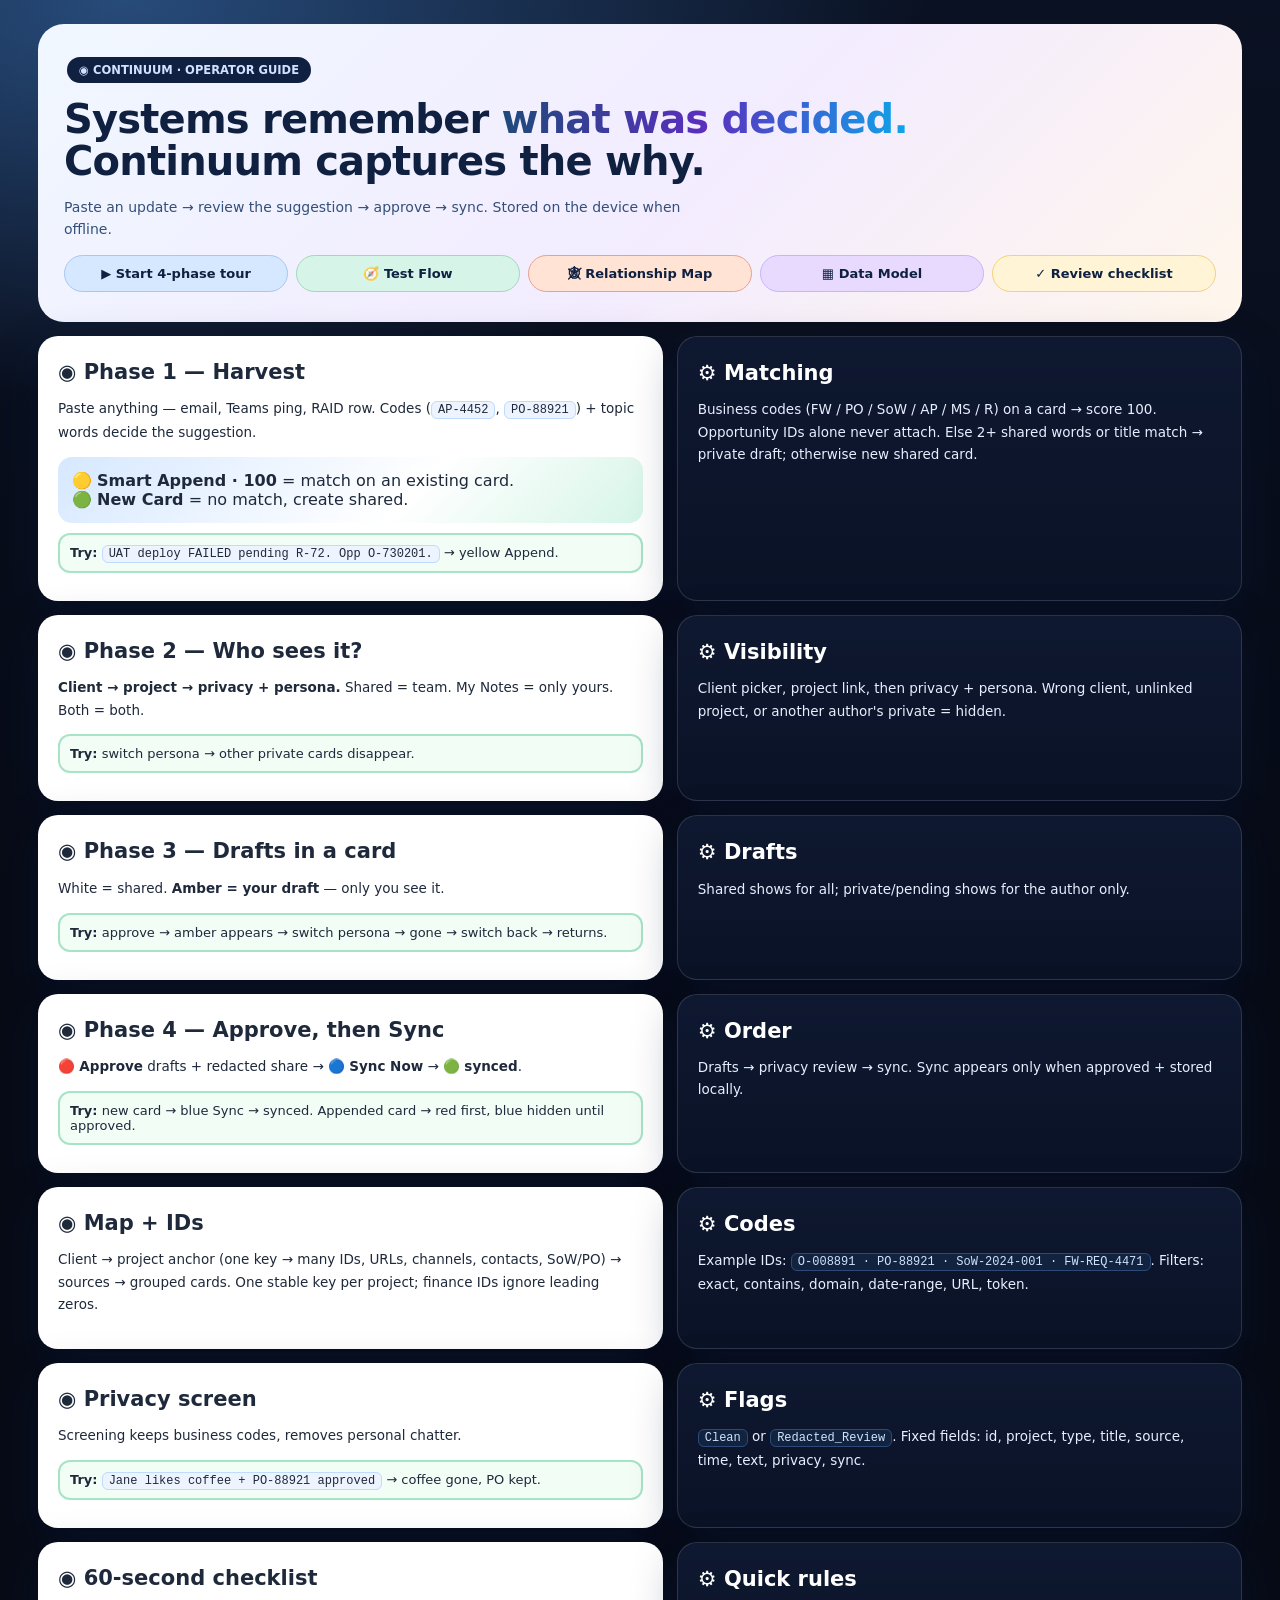
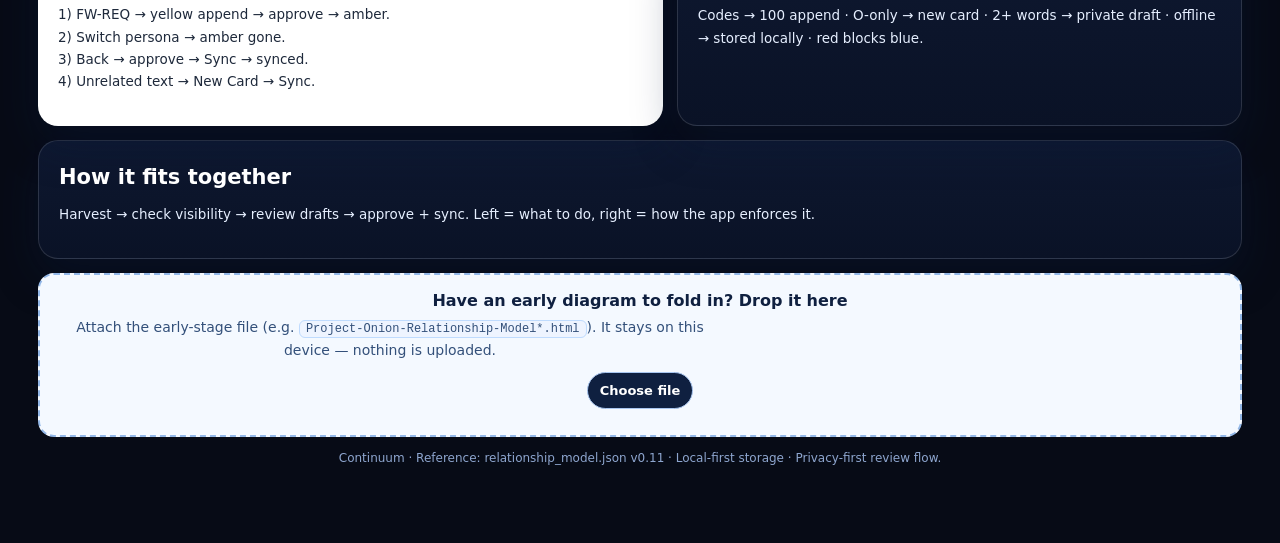
<file: modules/experience-pwa/static/docs/guide.html>
<!DOCTYPE html><html lang="en"><head><meta charset="utf-8">
<meta name="viewport" content="width=device-width,initial-scale=1">
<title>Continuum — Operator Guide</title>
<style>
:root{--blue:#D6E8FF;--mint:#D6F5E8;--peach:#FFE4D6;--lav:#E8DAFF}
*{box-sizing:border-box}html{scroll-behavior:smooth}
body{font-family:Inter,system-ui,sans-serif;margin:0;color:#1E293B;background:#070b16}
.bg{position:fixed;inset:0;background:radial-gradient(800px 400px at 10% 0%,#274b7a,transparent),linear-gradient(180deg,#0a1122,#070b16)}
.wrap{position:relative;max-width:1240px;margin:0 auto;padding:24px 18px 70px}
.hero{background:linear-gradient(135deg,#f0f7ff,#f3ecff 55%,#fff6ec);border-radius:26px;padding:30px 26px}
h1{font-size:40px;line-height:1.05;margin:12px 0;letter-spacing:-.02em;color:#0f2040}
.grad{background:linear-gradient(90deg,#1F4A7A,#5B2EBF,#0ea5e9);-webkit-background-clip:text;background-clip:text;color:transparent}
.sub{font-size:14px;color:#33507a;max-width:75ch;line-height:1.6}
.btn{border-radius:9999px;padding:10px 12px;font-weight:600;font-size:13px;border:1px solid #A8C6F0;text-decoration:none;display:inline-flex;align-items:center;justify-content:center;text-align:center;margin:0;background:#fff;color:#0f2040}
.hero-actions{display:grid;grid-template-columns:repeat(5,minmax(0,1fr));gap:8px;margin:14px 0 0}
.btn-p1{background:#D6E8FF;border-color:#A8C6F0}.btn-p2{background:#D6F5E8;border-color:#A8D5BA}.btn-p3{background:#FFE4D6;border-color:#E8A090}.btn-p4{background:#E8DAFF;border-color:#C4B5FD}.btn-p5{background:#FFF5D6;border-color:#F3D27A}
.btn:hover{filter:brightness(.97)}
.dark{background:#0f2040;color:#fff}.lite{background:#fff;color:#0f2040;border-color:#bfdbfe}
.chip{font-size:11.5px;font-weight:700;background:#0f2040;color:#cfe3ff;border-radius:9999px;padding:6px 12px;display:inline-block;margin:3px}
.nav{position:sticky;top:10px;display:flex;gap:8px;flex-wrap:wrap;background:#0a1122ee;border:1px solid #ffffff33;border-radius:9999px;padding:8px;margin:16px 0}
.nav a{color:#dbe7ff;text-decoration:none;font-size:12px;font-weight:700;padding:7px 12px;border-radius:9999px}
.split{display:grid;grid-template-columns:1.05fr .95fr;gap:14px;margin:14px 0}
.card{background:#fff;border-radius:20px;padding:20px;box-shadow:0 16px 44px rgba(10,25,60,.35)}
.card.dk{background:linear-gradient(180deg,#0e1830,#0a1226);color:#e6efff;border:1px solid #ffffff22}
.card.dk h2{color:#fff}.card h2{margin:4px 0 8px;font-size:21px}
.card p,.card li{font-size:13.5px;line-height:1.65}
.tech{font-family:ui-monospace,monospace;font-size:12px;background:#0a1428;color:#bfe0ff;border:1px solid #2b4a7a;border-radius:10px;padding:8px 10px;white-space:pre-wrap}
.lt .tech{background:#f0f7ff;color:#16345f;border-color:#bfdbfe}
.mono{font-family:ui-monospace,monospace;font-size:12px;background:#eef4ff;border:1px solid #bfdbfe;border-radius:6px;padding:1px 6px}
.dk .mono{background:#12233f;color:#cfe3ff;border-color:#2b4a7a}
.vis{border-radius:14px;padding:14px;background:linear-gradient(135deg,var(--blue),#fff 60%,var(--mint));margin:10px 0}
.try{background:#f2fdf6;border:2px solid #a7e3c7;border-radius:12px;padding:10px;font-size:13px;margin:8px 0}
.wrn{background:#fffbeb;border:2px solid #fde68a;border-radius:12px;padding:10px;font-size:13px;margin:8px 0}
table{width:100%;border-collapse:collapse;font-size:12.5px}th,td{border:1px solid #E6EAF2;padding:7px 9px;text-align:left}th{background:#f0f7ff}
.dk table th,.dk table td{border-color:#2b4a7a}.dk table th{background:#12233f}
.drop{border:2px dashed #93b8e8;border-radius:16px;padding:16px;background:#f4f9ff;text-align:center;margin:14px 0}
.drop.over{border-color:#1F4A7A;background:#e8f1ff}
.drop input{display:none}
.drop .btn{cursor:pointer}
@media(max-width:940px){.split{grid-template-columns:1fr}h1{font-size:30px}.hero-actions{grid-template-columns:repeat(2,minmax(0,1fr))}}
</style></head><body><div class="bg"></div><div class="wrap">
<div class="hero"><span class="chip">◉ CONTINUUM · OPERATOR GUIDE</span>
<h1>Systems remember <span class="grad">what was decided.</span><br>Continuum captures the why.</h1>
<p class="sub">Paste an update → review the suggestion → approve → sync. Stored on the device when offline.</p>
<div class="hero-actions"><a class="btn btn-p1" href="#phase1">▶ Start 4-phase tour</a><a class="btn btn-p2" href="./guide-app/index.html" target="_blank" rel="noopener">🧭 Test Flow</a><a class="btn btn-p3" href="./Project-Onion-Relationship-Model.html" target="_blank" rel="noopener">🕸 Relationship Map</a><a class="btn btn-p4" href="./Project-Onion-Data-Model.html" target="_blank" rel="noopener">▦ Data Model</a><a class="btn btn-p5" href="#review">✓ Review checklist</a></div></div>
<div class="split" id="phase1"><div class="card lt"><h2>◉ Phase 1 — Harvest</h2>
<p>Paste anything — email, Teams ping, RAID row. Codes (<span class="mono">AP-4452</span>, <span class="mono">PO-88921</span>) + topic words decide the suggestion.</p>
<div class="vis">🟡 <b>Smart Append · 100</b> = match on an existing card.<br>🟢 <b>New Card</b> = no match, create shared.</div>
<div class="try"><b>Try:</b> <span class="mono">UAT deploy FAILED pending R-72. Opp O-730201.</span> → yellow Append.</div></div>
<div class="card dk"><h2>⚙ Matching</h2><p>Business codes (FW / PO / SoW / AP / MS / R) on a card → score 100. Opportunity IDs alone never attach. Else 2+ shared words or title match → private draft; otherwise new shared card.</p></div></div>
<div class="split" id="phase2"><div class="card lt"><h2>◉ Phase 2 — Who sees it?</h2>
<p><b>Client → project → privacy + persona.</b> Shared = team. My Notes = only yours. Both = both.</p>
<div class="try"><b>Try:</b> switch persona → other private cards disappear.</div></div>
<div class="card dk"><h2>⚙ Visibility</h2><p>Client picker, project link, then privacy + persona. Wrong client, unlinked project, or another author's private = hidden.</p></div></div>
<div class="split" id="phase3"><div class="card lt"><h2>◉ Phase 3 — Drafts in a card</h2>
<p>White = shared. <b>Amber = your draft</b> — only you see it.</p>
<div class="try"><b>Try:</b> approve → amber appears → switch persona → gone → switch back → returns.</div></div>
<div class="card dk"><h2>⚙ Drafts</h2><p>Shared shows for all; private/pending shows for the author only.</p></div></div>
<div class="split" id="phase4"><div class="card lt"><h2>◉ Phase 4 — Approve, then Sync</h2>
<p>🔴 <b>Approve</b> drafts + redacted share → 🔵 <b>Sync Now</b> → 🟢 <b>synced</b>.</p>
<div class="try"><b>Try:</b> new card → blue Sync → synced. Appended card → red first, blue hidden until approved.</div></div>
<div class="card dk"><h2>⚙ Order</h2><p>Drafts → privacy review → sync. Sync appears only when approved + stored locally.</p></div></div>
<div class="split" id="map"><div class="card lt"><h2>◉ Map + IDs</h2>
<p>Client → project anchor (one key → many IDs, URLs, channels, contacts, SoW/PO) → sources → grouped cards. One stable key per project; finance IDs ignore leading zeros.</p></div>
<div class="card dk"><h2>⚙ Codes</h2><p>Example IDs: <span class="mono">O-008891 · PO-88921 · SoW-2024-001 · FW-REQ-4471</span>. Filters: exact, contains, domain, date-range, URL, token.</p></div></div>
<div class="split" id="payload"><div class="card lt"><h2>◉ Privacy screen</h2>
<p>Screening keeps business codes, removes personal chatter.</p>
<div class="try"><b>Try:</b> <span class="mono">Jane likes coffee + PO-88921 approved</span> → coffee gone, PO kept.</div></div>
<div class="card dk"><h2>⚙ Flags</h2><p><span class="mono">Clean</span> or <span class="mono">Redacted_Review</span>. Fixed fields: id, project, type, title, source, time, text, privacy, sync.</p></div></div>
<div class="split" id="tests"><div class="card lt"><h2>◉ 60-second checklist</h2>
<p>1) FW-REQ → yellow append → approve → amber.<br>2) Switch persona → amber gone.<br>3) Back → approve → Sync → synced.<br>4) Unrelated text → New Card → Sync.</p></div>
<div class="card dk"><h2>⚙ Quick rules</h2><p>Codes → 100 append · O-only → new card · 2+ words → private draft · offline → stored locally · red blocks blue.</p></div></div>
<div class="card dk" id="review"><h2>How it fits together</h2>
<p>Harvest → check visibility → review drafts → approve + sync. Left = what to do, right = how the app enforces it.</p></div>
<div class="drop" id="drop"><h2 style="margin:0 0 6px;font-size:16px;color:#0f2040">Have an early diagram to fold in? Drop it here</h2>
<p class="sub" style="margin:0 0 10px">Attach the early-stage file (e.g. <span class="mono">Project-Onion-Relationship-Model*.html</span>). It stays on this device — nothing is uploaded.</p>
<label class="btn dark" for="filepick">Choose file</label>
<input id="filepick" type="file" accept=".html,.htm">
<p class="sub" id="dropmsg" style="margin:10px 0 0"></p></div>
<script>
(function(){var z=document.getElementById('drop'),f=document.getElementById('filepick'),m=document.getElementById('dropmsg');
function note(n){var s=(n&&n.size)?(' — '+Math.round(n.size/1024)+' KB'):'';m.textContent='Selected: '+(n?n.name:'none')+s+'. Copy it to the project via the path shown in your file manager, then reload this page.';}
if(f){f.addEventListener('change',function(){note(f.files&&f.files[0]);});}
if(z){['dragover','dragenter'].forEach(function(e){z.addEventListener(e,function(ev){ev.preventDefault();z.classList.add('over')})});['dragleave','drop'].forEach(function(e){z.addEventListener(e,function(ev){ev.preventDefault();z.classList.remove('over')})});z.addEventListener('drop',function(ev){var n=ev.dataTransfer&&ev.dataTransfer.files&&ev.dataTransfer.files[0];note(n);});}
})();
</script>
<p style="color:#8ea6cf;font-size:12px;text-align:center">Continuum · Reference: relationship_model.json v0.11 · Local-first storage · Privacy-first review flow.</p>
</div></body></html>
</file>
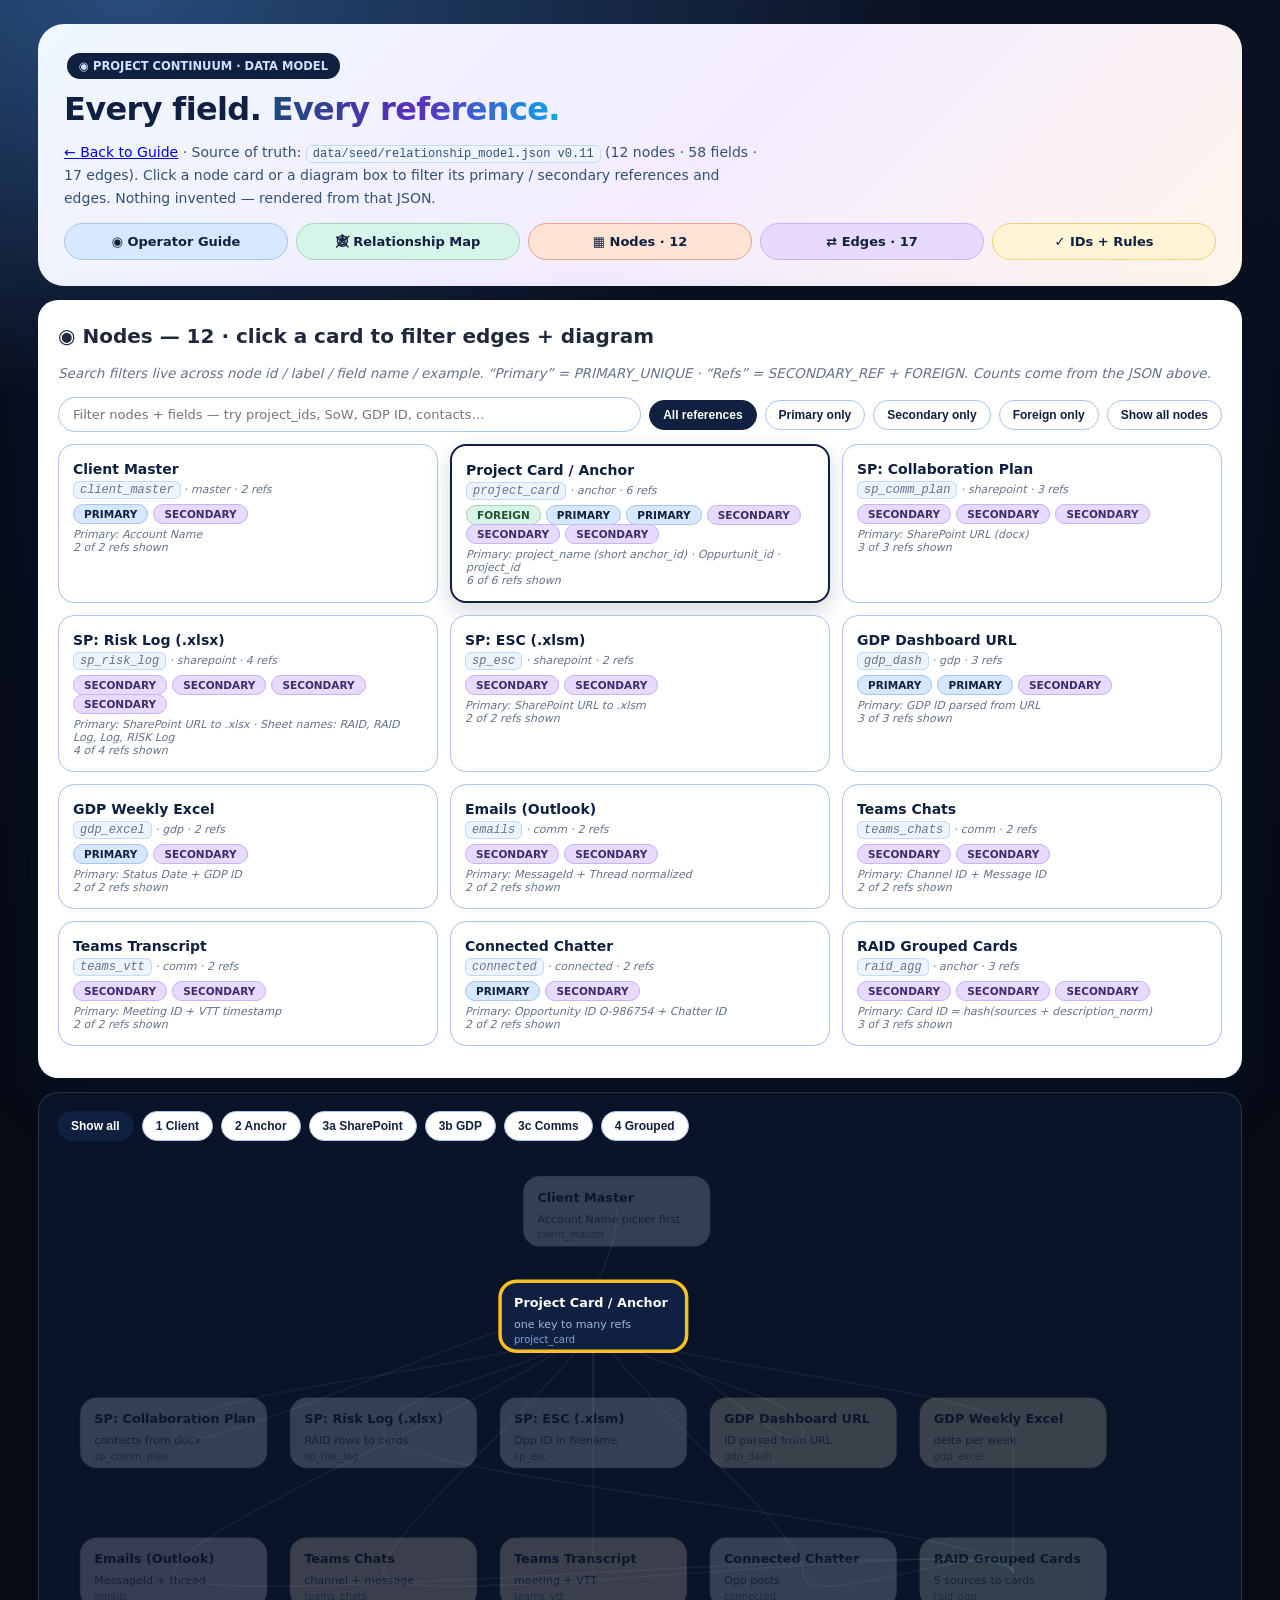
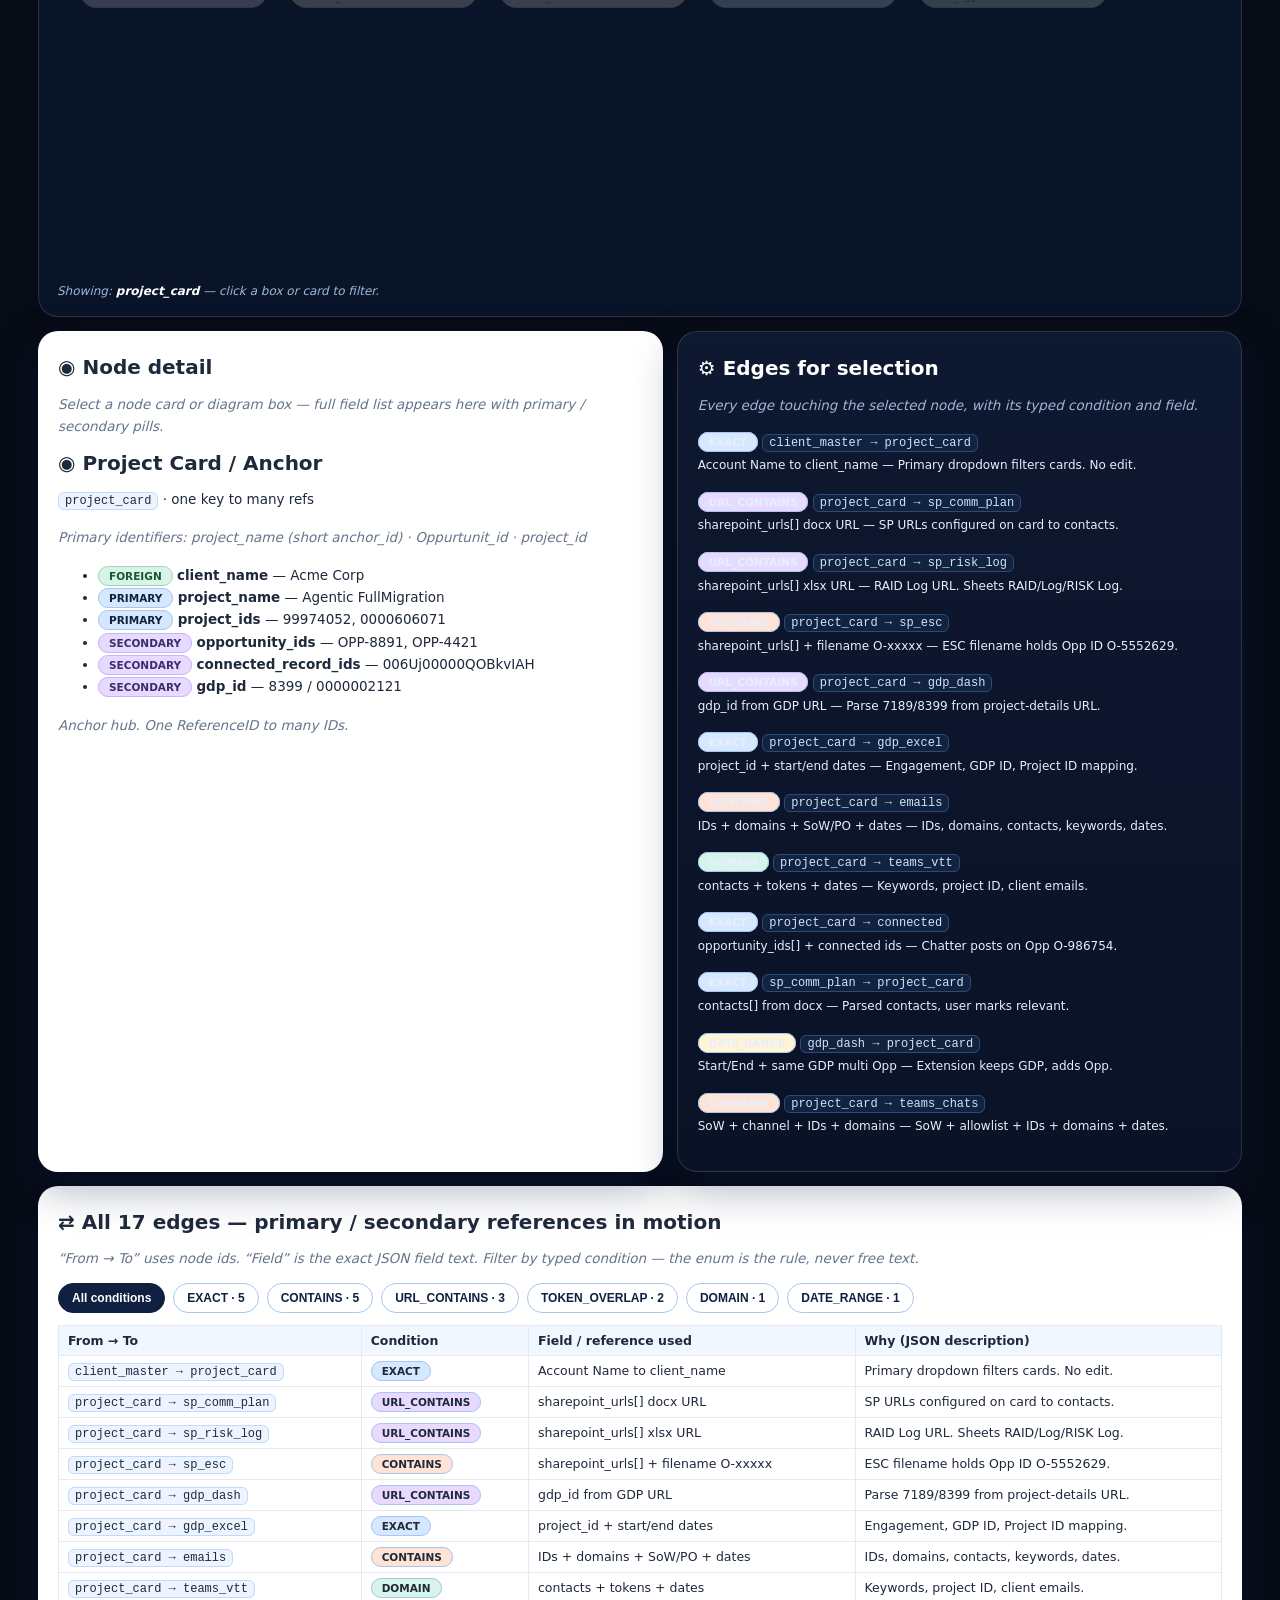
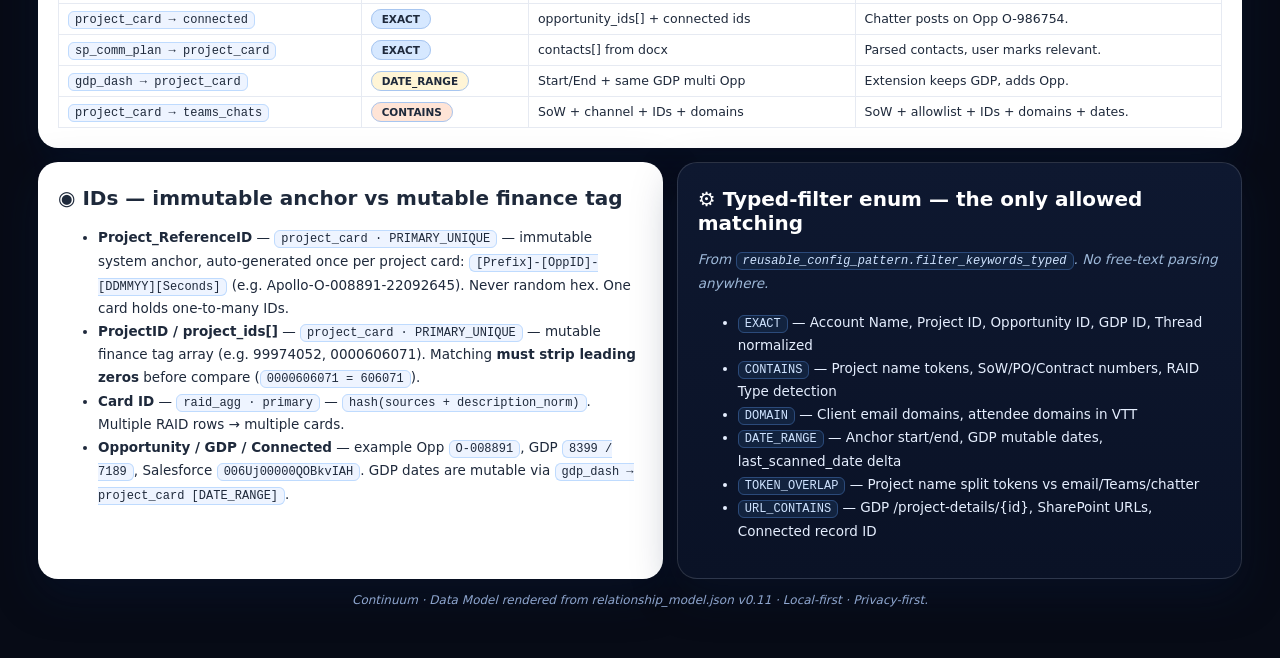
<file: modules/experience-pwa/static/docs/Project-Onion-Data-Model.html>
<!DOCTYPE html><html lang="en"><head><meta charset="utf-8">
<meta name="viewport" content="width=device-width,initial-scale=1">
<title>Continuum — Data Model</title>
<style>
:root{--blue:#D6E8FF;--mint:#D6F5E8;--peach:#FFE4D6;--lav:#E8DAFF;--yel:#FFF5D6}
*{box-sizing:border-box}html{scroll-behavior:smooth}
body{font-family:Inter,system-ui,sans-serif;margin:0;color:#1E293B;background:#070b16}
.bg{position:fixed;inset:0;background:radial-gradient(800px 400px at 10% 0%,#274b7a,transparent),linear-gradient(180deg,#0a1122,#070b16)}
.wrap{position:relative;max-width:1240px;margin:0 auto;padding:24px 18px 70px}
.hero{background:linear-gradient(135deg,#f0f7ff,#f3ecff 55%,#fff6ec);border-radius:26px;padding:26px}
.hero h1{font-size:32px;line-height:1.1;margin:10px 0;letter-spacing:-.02em;color:#0f2040}
.grad{background:linear-gradient(90deg,#1F4A7A,#5B2EBF,#0ea5e9);-webkit-background-clip:text;background-clip:text;color:transparent}
.sub{font-size:14px;color:#33507a;max-width:78ch;line-height:1.6}
.hint{font-size:12px;color:#64748B;font-style:italic}
.btn{border-radius:9999px;padding:10px 12px;font-weight:600;font-size:13px;border:1px solid #A8C6F0;text-decoration:none;display:inline-flex;align-items:center;justify-content:center;text-align:center;margin:0;background:#fff;color:#0f2040}
.hero-actions{display:grid;grid-template-columns:repeat(5,minmax(0,1fr));gap:8px;margin:14px 0 0}
.btn-p1{background:#D6E8FF;border-color:#A8C6F0}.btn-p2{background:#D6F5E8;border-color:#A8D5BA}.btn-p3{background:#FFE4D6;border-color:#E8A090}.btn-p4{background:#E8DAFF;border-color:#C4B5FD}.btn-p5{background:#FFF5D6;border-color:#F3D27A}
.btn:hover{filter:brightness(.97)}
.chip{font-size:11.5px;font-weight:700;background:#0f2040;color:#cfe3ff;border-radius:9999px;padding:6px 12px;display:inline-block;margin:3px}
.mono{font-family:ui-monospace,monospace;font-size:12px;background:#eef4ff;border:1px solid #bfdbfe;border-radius:6px;padding:1px 6px}
.dk .mono{background:#12233f;color:#cfe3ff;border-color:#2b4a7a}
.kind{font-size:10.5px;font-weight:700;border-radius:9999px;padding:3px 10px;border:1px solid #A8C6F0;white-space:nowrap}
.k-PRI{background:#D6E8FF;border-color:#A8C6F0;color:#0f2040}.k-SEC{background:#E8DAFF;border-color:#C4B5FD;color:#3b2d6b}.k-FOR{background:#D6F5E8;border-color:#A8D5BA;color:#1E5631}
.cond{font-size:10.5px;font-weight:700;border-radius:9999px;padding:3px 10px;border:1px solid #A8C6F0;background:#fff;white-space:nowrap}
.c-EXACT{background:#D6E8FF}.c-CONTAINS{background:#FFE4D6}.c-DOMAIN{background:#D6F5E8}.c-DATE_RANGE{background:#FFF5D6}.c-URL_CONTAINS{background:#E8DAFF}.c-TOKEN_OVERLAP{background:#F0F7FF}
.split{display:grid;grid-template-columns:1.05fr .95fr;gap:14px;margin:14px 0}
.card{background:#fff;border-radius:20px;padding:20px;box-shadow:0 16px 44px rgba(10,25,60,.35)}
.card.dk{background:linear-gradient(180deg,#0e1830,#0a1226);color:#e6efff;border:1px solid #ffffff22}
.card.dk h2{color:#fff}.card h2{margin:4px 0 8px;font-size:20px}
.card p,.card li{font-size:13.5px;line-height:1.65}
.controls{display:flex;flex-wrap:wrap;gap:8px;align-items:center;margin:12px 0}
.controls input[type=search]{flex:1;min-width:220px;border:1px solid #A8C6F0;border-radius:9999px;padding:9px 14px;font-size:13px;font-family:inherit}
.pillbtn{border-radius:9999px;padding:7px 13px;font-size:12px;font-weight:600;border:1px solid #A8C6F0;background:#fff;color:#0f2040;cursor:pointer}
.pillbtn.on{background:#0f2040;color:#fff;border-color:#0f2040}
table{width:100%;border-collapse:collapse;font-size:12.5px}th,td{border:1px solid #E6EAF2;padding:7px 9px;text-align:left;vertical-align:top}th{background:#f0f7ff}
.dk table th,.dk table td{border-color:#2b4a7a}.dk table th{background:#12233f}
.nodegrid{display:grid;grid-template-columns:repeat(auto-fill,minmax(300px,1fr));gap:12px;margin:12px 0}
.nodecard{background:#fff;border:1px solid #A8C6F0;border-radius:16px;padding:14px;cursor:pointer}
.nodecard.sel{border-width:2px;border-color:#0f2040;box-shadow:0 8px 22px rgba(15,32,64,.18)}
.nodecard h3{margin:2px 0 6px;font-size:14px;color:#0f2040}
.nodecard .meta{font-size:11px;font-style:italic;color:#64748B}
.diagram{background:#0a1428;border:1px solid #ffffff22;border-radius:20px;padding:18px;overflow-x:auto}
.diagram svg{width:100%;height:auto;min-width:780px;display:block}
.nd{cursor:pointer}.edge{stroke:#5b7ba6;stroke-width:1.4;fill:none;opacity:.85}.dim{opacity:.2}.lit{opacity:1}.lit rect{stroke:#fbbf24 !important;stroke-width:3 !important}
.legend{font-size:12px;font-style:italic;color:#9db8d8;margin:8px 0 0}.legend b{color:#fff}
@media(max-width:940px){.split{grid-template-columns:1fr}.hero h1{font-size:26px}.hero-actions{grid-template-columns:repeat(2,minmax(0,1fr))}}
</style></head><body><div class="bg"></div><div class="wrap">
<div class="hero"><span class="chip">◉ PROJECT CONTINUUM · DATA MODEL</span>
<h1>Every field. <span class="grad">Every reference.</span></h1>
<p class="sub"><a href="./guide.html">← Back to Guide</a> · Source of truth: <span class="mono">data/seed/relationship_model.json v0.11</span> (12 nodes · 58 fields · 17 edges). Click a node card or a diagram box to filter its primary / secondary references and edges. Nothing invented — rendered from that JSON.</p>
<div class="hero-actions"><a class="btn btn-p1" href="./guide.html">◉ Operator Guide</a><a class="btn btn-p2" href="./Project-Onion-Relationship-Model.html" target="_blank" rel="noopener">🕸 Relationship Map</a><a class="btn btn-p3" href="#nodes">▦ Nodes · 12</a><a class="btn btn-p4" href="#edges">⇄ Edges · 17</a><a class="btn btn-p5" href="#ids">✓ IDs + Rules</a></div></div>
<div class="card" id="nodes" style="margin-top:14px"><h2>◉ Nodes — 12 · click a card to filter edges + diagram</h2>
<p class="hint">Search filters live across node id / label / field name / example. “Primary” = PRIMARY_UNIQUE · “Refs” = SECONDARY_REF + FOREIGN. Counts come from the JSON above.</p>
<div class="controls"><input type="search" id="q" placeholder="Filter nodes + fields — try project_ids, SoW, GDP ID, contacts…"><button class="pillbtn on" data-k="ALL">All references</button><button class="pillbtn" data-k="PRIMARY_UNIQUE">Primary only</button><button class="pillbtn" data-k="SECONDARY_REF">Secondary only</button><button class="pillbtn" data-k="FOREIGN">Foreign only</button><button class="pillbtn" id="clear">Show all nodes</button></div>
<div class="nodegrid" id="nodegrid"></div></div>
<div class="diagram" id="diagram" style="margin-top:14px"><div class="controls" id="phasebar" style="margin-top:0"></div><svg id="relsvg" viewBox="0 0 1000 620" role="img" aria-label="Data model diagram"></svg><p class="legend" id="legend"></p></div>
<div class="split"><div class="card lt" id="nodedetail"><h2>◉ Node detail</h2><p class="hint">Select a node card or diagram box — full field list appears here with primary / secondary pills.</p><div id="ndetail"><p>Nothing selected yet — showing <span class="mono">project_card</span> by default after load.</p></div></div><div class="card dk" id="edgedetail"><h2>⚙ Edges for selection</h2><p class="hint" style="color:#9db8d8">Every edge touching the selected node, with its typed condition and field.</p><div id="edetail"><p>No selection yet.</p></div></div></div>
<div class="card" id="edges" style="margin-top:14px"><h2>⇄ All 17 edges — primary / secondary references in motion</h2>
<p class="hint">“From → To” uses node ids. “Field” is the exact JSON field text. Filter by typed condition — the enum is the rule, never free text.</p>
<div class="controls" id="condbar"><button class="pillbtn on" data-c="ALL">All conditions</button><button class="pillbtn" data-c="EXACT">EXACT · 5</button><button class="pillbtn" data-c="CONTAINS">CONTAINS · 5</button><button class="pillbtn" data-c="URL_CONTAINS">URL_CONTAINS · 3</button><button class="pillbtn" data-c="TOKEN_OVERLAP">TOKEN_OVERLAP · 2</button><button class="pillbtn" data-c="DOMAIN">DOMAIN · 1</button><button class="pillbtn" data-c="DATE_RANGE">DATE_RANGE · 1</button></div>
<div style="overflow-x:auto"><table><thead><tr><th>From → To</th><th>Condition</th><th>Field / reference used</th><th>Why (JSON description)</th></tr></thead><tbody id="edgebody"></tbody></table></div></div>
<div class="split" id="ids"><div class="card lt"><h2>◉ IDs — immutable anchor vs mutable finance tag</h2>
<ul><li><b>Project_ReferenceID</b> — <span class="mono">project_card · PRIMARY_UNIQUE</span> — immutable system anchor, auto-generated once per project card: <span class="mono">[Prefix]-[OppID]-[DDMMYY][Seconds]</span> (e.g. Apollo-O-008891-22092645). Never random hex. One card holds one-to-many IDs.</li>
<li><b>ProjectID / project_ids[]</b> — <span class="mono">project_card · PRIMARY_UNIQUE</span> — mutable finance tag array (e.g. 99974052, 0000606071). Matching <b>must strip leading zeros</b> before compare (<span class="mono">0000606071 = 606071</span>).</li>
<li><b>Card ID</b> — <span class="mono">raid_agg · primary</span> — <span class="mono">hash(sources + description_norm)</span>. Multiple RAID rows → multiple cards.</li>
<li><b>Opportunity / GDP / Connected</b> — example Opp <span class="mono">O-008891</span>, GDP <span class="mono">8399 / 7189</span>, Salesforce <span class="mono">006Uj00000QOBkvIAH</span>. GDP dates are mutable via <span class="mono">gdp_dash → project_card [DATE_RANGE]</span>.</li></ul></div>
<div class="card dk"><h2>⚙ Typed-filter enum — the only allowed matching</h2><p class="hint" style="color:#9db8d8">From <span class="mono">reusable_config_pattern.filter_keywords_typed</span>. No free-text parsing anywhere.</p><ul><li><span class="mono">EXACT</span> — Account Name, Project ID, Opportunity ID, GDP ID, Thread normalized</li><li><span class="mono">CONTAINS</span> — Project name tokens, SoW/PO/Contract numbers, RAID Type detection</li><li><span class="mono">DOMAIN</span> — Client email domains, attendee domains in VTT</li><li><span class="mono">DATE_RANGE</span> — Anchor start/end, GDP mutable dates, last_scanned_date delta</li><li><span class="mono">TOKEN_OVERLAP</span> — Project name split tokens vs email/Teams/chatter</li><li><span class="mono">URL_CONTAINS</span> — GDP /project-details/{id}, SharePoint URLs, Connected record ID</li></ul></div></div>
<p class="hint" style="color:#8ea6cf;text-align:center">Continuum · Data Model rendered from relationship_model.json v0.11 · Local-first · Privacy-first.</p>
</div>
<script>
var NODES_A=[
{id:"client_master",label:"Client Master",group:"master",sub:"Account Name picker first",x:400,y:20,c:"#D6E8FF",ph:"pick",primary:["Account Name"],fields:[["Account Name","PRIMARY_UNIQUE","Acme Corp / NovaTech Labs"],["Client Domains","SECONDARY_REF","acme.com, novatechlabs.com"]],notes:"Level-1 PRIMARY FILTER - dropdown - NOT editable."},
{id:"project_card",label:"Project Card / Anchor",group:"anchor",sub:"one key to many refs",x:380,y:110,c:"#0f2040",dark:1,ph:"anchor",primary:["project_name (short anchor_id)","Oppurtunit_id","project_id"],fields:[["client_name","FOREIGN","Acme Corp"],["project_name","PRIMARY_UNIQUE","Agentic FullMigration"],["project_ids","PRIMARY_UNIQUE","99974052, 0000606071"],["opportunity_ids","SECONDARY_REF","OPP-8891, OPP-4421"],["connected_record_ids","SECONDARY_REF","006Uj00000QOBkvIAH"],["gdp_id","SECONDARY_REF","8399 / 0000002121"]],notes:"Anchor hub. One ReferenceID to many IDs."},
{id:"sp_comm_plan",label:"SP: Collaboration Plan",group:"sharepoint",sub:"contacts from docx",x:20,y:210,c:"#D6E8FF",ph:"sp",primary:["SharePoint URL (docx)"],fields:[["Library = Communications","SECONDARY_REF","Communications"],["Usage = Collaboration Plan","SECONDARY_REF","Collaboration_Plan.docx"],["contacts[] (parsed)","SECONDARY_REF","Client + Internal from docx"]],notes:"User marks contacts relevant or not."},
{id:"sp_risk_log",label:"SP: Risk Log (.xlsx)",group:"sharepoint",sub:"RAID rows to cards",x:200,y:210,c:"#D6E8FF",ph:"sp",primary:["SharePoint URL to .xlsx","Sheet names: RAID, RAID Log, Log, RISK Log"],fields:[["Date Raised","SECONDARY_REF","2026-03-14"],["RAID Type","SECONDARY_REF","Risk, Issue, Dependency, Action"],["Description","SECONDARY_REF","Actual issue summarised"],["State/Comments/Mitigation","SECONDARY_REF","multi-line updates"]],notes:"Row = one item. 3 templates."},
{id:"sp_esc",label:"SP: ESC (.xlsm)",group:"sharepoint",sub:"Opp ID in filename",x:380,y:210,c:"#D6E8FF",ph:"sp",primary:["SharePoint URL to .xlsm"],fields:[["Opportunity ID in filename","SECONDARY_REF","O-5552629 in ESC filename"],["Project ID / Engagement","SECONDARY_REF","Mapped via Anchor"]],notes:"ESC filename carries Opp ID."},
{id:"gdp_dash",label:"GDP Dashboard URL",group:"gdp",sub:"ID parsed from URL",x:560,y:210,c:"#FFF5D6",ph:"gdp",primary:["GDP ID parsed from URL"],fields:[["GDP URL","PRIMARY_UNIQUE","/dashboard/project-details/7189"],["GDP ID","PRIMARY_UNIQUE","8399 / 00009764"],["Project ID","SECONDARY_REF","668912"]],notes:"Parse GDP ID from URL path."}
];
var NODES_B=[
{id:"gdp_excel",label:"GDP Weekly Excel",group:"gdp",sub:"delta per week",x:740,y:210,c:"#FFF5D6",ph:"gdp",primary:["Status Date + GDP ID"],fields:[["Engagement Name, Account Name, GDP ID, Project ID","PRIMARY_UNIQUE","Apollo-123, Acme Corp, 8399"],["Status Indicator, Start Date, End Date","SECONDARY_REF","Green, 01/02/2024"]],notes:"Weekly delta drives timeline."},
{id:"emails",label:"Emails (Outlook)",group:"comm",sub:"MessageId + thread",x:20,y:330,c:"#E8DAFF",ph:"comm",primary:["MessageId + Thread normalized"],fields:[["Project ID / Opp ID / GDP ID","SECONDARY_REF","Tokens in subject/body"],["client email domain","SECONDARY_REF","Domain match vs Client Master"]],notes:"High noise. Exclude Re/Fw."},
{id:"teams_chats",label:"Teams Chats",group:"comm",sub:"channel + message",x:200,y:330,c:"#FFE4D6",ph:"comm",primary:["Channel ID + Message ID"],fields:[["Dedicated channels","SECONDARY_REF","Pre-sales, Delivery, Closeout"],["Project keywords","SECONDARY_REF","ID, name tokens, Opp ID"]],notes:"Channel allowlist + keywords."},
{id:"teams_vtt",label:"Teams Transcript",group:"comm",sub:"meeting + VTT",x:380,y:330,c:"#FFE4D6",ph:"comm",primary:["Meeting ID + VTT timestamp"],fields:[["VTT text","SECONDARY_REF","Transcript chunks"],["Attendees overlap","SECONDARY_REF","Email domains + contacts"]],notes:"Keywords + project ID + emails."}
];
var NODES_C=[
{id:"connected",label:"Connected Chatter",group:"connected",sub:"Opp posts",x:560,y:330,c:"#D6E8FF",ph:"comm",primary:["Opportunity ID O-986754 + Chatter ID"],fields:[["Opportunity ID = all related","PRIMARY_UNIQUE","O-986754"],["Free text chatter","SECONDARY_REF","Posts on linked Opp record(s)"]],notes:"All posts on linked Opp are relevant."},
{id:"raid_agg",label:"RAID Grouped Cards",group:"anchor",sub:"5 sources to cards",x:740,y:330,c:"#D6F5E8",ph:"agg",primary:["Card ID = hash(sources + description_norm)"],fields:[["Aggregated from 5 sources","SECONDARY_REF","SP + GDP + Emails + Teams + Connected"],["LLM assessed","SECONDARY_REF","Multiple cards if multiple items"],["Noise filter flag","SECONDARY_REF","Low GDP/SP, High Email/Teams"]],notes:"Freshness = refreshed at."}
];
var NODES=NODES_A.concat(NODES_B).concat(NODES_C);
var EDGES_A=[
["client_master","project_card","EXACT","Account Name to client_name","Primary dropdown filters cards. No edit."],
["project_card","sp_comm_plan","URL_CONTAINS","sharepoint_urls[] docx URL","SP URLs configured on card to contacts."],
["project_card","sp_risk_log","URL_CONTAINS","sharepoint_urls[] xlsx URL","RAID Log URL. Sheets RAID/Log/RISK Log."],
["project_card","sp_esc","CONTAINS","sharepoint_urls[] + filename O-xxxxx","ESC filename holds Opp ID O-5552629."],
["project_card","gdp_dash","URL_CONTAINS","gdp_id from GDP URL","Parse 7189/8399 from project-details URL."],
["project_card","gdp_excel","EXACT","project_id + start/end dates","Engagement, GDP ID, Project ID mapping."],
["project_card","emails","CONTAINS","IDs + domains + SoW/PO + dates","IDs, domains, contacts, keywords, dates."],
["project_card","teams_vtt","DOMAIN","contacts + tokens + dates","Keywords, project ID, client emails."],
["project_card","connected","EXACT","opportunity_ids[] + connected ids","Chatter posts on Opp O-986754."]
];
var EDGES_B=[
["sp_risk_log","raid_agg","CONTAINS","Date Raised, RAID Type, Description","Primary RAID. One row = one item."],
["gdp_excel","raid_agg","TOKEN_OVERLAP","Summary + Status + Phase","GDP Summary may hold risks. Low noise."],
["emails","raid_agg","CONTAINS","Subject/body Risk/Issue tokens","High noise. PII screen. Skip Re/Fw."],
["teams_chats","raid_agg","TOKEN_OVERLAP","Project keywords + channel","Allowlist + keywords."],
["connected","raid_agg","EXACT","Opportunity ID context","All chatter on Opp ID."],
["sp_comm_plan","project_card","EXACT","contacts[] from docx","Parsed contacts, user marks relevant."],
["gdp_dash","project_card","DATE_RANGE","Start/End + same GDP multi Opp","Extension keeps GDP, adds Opp."],
["project_card","teams_chats","CONTAINS","SoW + channel + IDs + domains","SoW + allowlist + IDs + domains + dates."]
];
var EDGES=EDGES_A.concat(EDGES_B);
</script>
<script>
(function(){
var grid=document.getElementById('nodegrid'),q=document.getElementById('q'),eb=document.getElementById('edgebody'),nd=document.getElementById('ndetail'),ed=document.getElementById('edetail');
var kindF='ALL',condF='ALL',sel='project_card',search='';
function kindPill(k){var c=k==='PRIMARY_UNIQUE'?'k-PRI':(k==='FOREIGN'?'k-FOR':'k-SEC');var t=k==='PRIMARY_UNIQUE'?'PRIMARY':(k==='FOREIGN'?'FOREIGN':'SECONDARY');return '<span class="kind '+c+'">'+t+'</span>';}
function condPill(c){return '<span class="cond c-'+c+'">'+c+'</span>';}
function matchN(n){if(!search)return true;var h=(n.id+' '+n.label+' '+n.group+' '+n.primary.join(' ')+' '+n.fields.map(function(f){return f[0]+' '+f[2];}).join(' ')).toLowerCase();return h.indexOf(search)>=0;}
function matchF(f){if(kindF==='ALL')return true;return f[1]===kindF;}
function renderNodes(){var html='';NODES.forEach(function(n){if(!matchN(n))return;var fs=n.fields.filter(matchF);var pills=n.fields.map(function(f){return kindPill(f[1]);}).join(' ');html+='<div class="nodecard'+(sel===n.id?' sel':'')+'" data-id="'+n.id+'"><h3>'+n.label+'</h3><div class="meta"><span class="mono">'+n.id+'</span> · '+n.group+' · '+n.fields.length+' refs</div><div style="margin:6px 0">'+pills+'</div><div class="meta">Primary: '+n.primary.join(' · ')+'</div><div class="meta">'+fs.length+' of '+n.fields.length+' refs shown</div></div>';});grid.innerHTML=html||'<p class="hint">No nodes match.</p>';var cards=grid.querySelectorAll('.nodecard');for(var i=0;i<cards.length;i++){cards[i].addEventListener('click',function(){select(this.getAttribute('data-id'));});}}
function renderEdges(){var html='';EDGES.forEach(function(e){if(condF!=='ALL'&&e[2]!==condF)return;if(sel!=='all'&&e[0]!==sel&&e[1]!==sel)return;html+='<tr><td><span class="mono">'+e[0]+' → '+e[1]+'</span></td><td>'+condPill(e[2])+'</td><td>'+e[3]+'</td><td>'+e[4]+'</td></tr>';});eb.innerHTML=html||'<tr><td colspan="4">No edges for this filter.</td></tr>';}
function renderDetail(){var n=null;for(var i=0;i<NODES.length;i++)if(NODES[i].id===sel)n=NODES[i];if(!n){nd.innerHTML='<p>Select a node.</p>';ed.innerHTML='<p>No selection.</p>';return;}var rows=n.fields.filter(matchF).map(function(f){return '<li>'+kindPill(f[1])+' <b>'+f[0]+'</b> — '+f[2]+'</li>';}).join('');nd.innerHTML='<h2>◉ '+n.label+'</h2><p><span class="mono">'+n.id+'</span> · '+n.sub+'</p><p class="hint">Primary identifiers: '+n.primary.join(' · ')+'</p><ul>'+rows+'</ul><p class="hint">'+n.notes+'</p>';var rel=EDGES.filter(function(e){return e[0]===sel||e[1]===sel;});ed.innerHTML=rel.map(function(e){return '<p>'+condPill(e[2])+' <span class="mono">'+e[0]+' → '+e[1]+'</span><br><span style="font-size:12px">'+e[3]+' — '+e[4]+'</span></p>';}).join('')||'<p>No edges.</p>';}
function select(id){sel=id;renderNodes();renderEdges();renderDetail();if(window.drawHi)window.drawHi(id);}
q.addEventListener('input',function(){search=String(q.value||'').toLowerCase();renderNodes();});
var kbs=document.querySelectorAll('[data-k]');for(var i=0;i<kbs.length;i++){kbs[i].addEventListener('click',function(){kindF=this.getAttribute('data-k');for(var j=0;j<kbs.length;j++)kbs[j].classList.remove('on');this.classList.add('on');renderNodes();renderDetail();});}
var cbs=document.querySelectorAll('#condbar .pillbtn');for(var k=0;k<cbs.length;k++){cbs[k].addEventListener('click',function(){condF=this.getAttribute('data-c');for(var j=0;j<cbs.length;j++)cbs[j].classList.remove('on');this.classList.add('on');renderEdges();});}
document.getElementById('clear').addEventListener('click',function(){sel='all';search='';q.value='';renderNodes();renderEdges();nd.innerHTML='<p>Showing all nodes. Pick one to see detail.</p>';ed.innerHTML='<p>Showing all 17 edges below.</p>';if(window.drawHi)window.drawHi('all');});
renderNodes();renderEdges();renderDetail();
})();
</script>
<script>
(function(){
var svg=document.getElementById('relsvg'),bar=document.getElementById('phasebar'),leg=document.getElementById('legend');
if(!svg)return;
var NS='http://www.w3.org/2000/svg';
function el(n,a){var e=document.createElementNS(NS,n);for(var k in a)e.setAttribute(k,a[k]);return e;}
function ctr(id){for(var i=0;i<NODES.length;i++)if(NODES[i].id===id)return{x:NODES[i].x+80,y:NODES[i].y+30};return{x:0,y:0};}
function phOf(id){for(var i=0;i<NODES.length;i++)if(NODES[i].id===id)return NODES[i].ph;return '';}
var E2=[["client_master","project_card","EXACT"],["project_card","sp_comm_plan","URL"],["project_card","sp_risk_log","URL"],["project_card","sp_esc","CONTAINS"],["project_card","gdp_dash","URL"],["project_card","gdp_excel","EXACT"],["project_card","emails","CONTAINS"],["project_card","teams_vtt","DOMAIN"],["project_card","connected","EXACT"],["sp_risk_log","raid_agg","CONTAINS"],["gdp_excel","raid_agg","TOKENS"],["emails","raid_agg","CONTAINS"],["teams_chats","raid_agg","TOKENS"],["connected","raid_agg","EXACT"],["sp_comm_plan","project_card","EXACT"],["gdp_dash","project_card","DATES"],["project_card","teams_chats","CONTAINS"]];
E2.forEach(function(e){var a=ctr(e[0]),b=ctr(e[1]);svg.appendChild(el('path',{d:'M'+a.x+' '+a.y+' C '+a.x+' '+(a.y+40)+', '+b.x+' '+(b.y-40)+', '+b.x+' '+b.y,'class':'edge','data-ph':phOf(e[0])+','+phOf(e[1])}));});
NODES.forEach(function(n){
var g=el('g',{'class':'nd','data-id':n.id,'data-ph':n.ph,transform:'translate('+n.x+','+n.y+')'});
g.appendChild(el('rect',{width:160,height:60,rx:14,fill:n.dark?'#0f2040':n.c,stroke:'#ffffff44','stroke-width':1}));
var t=el('text',{x:12,y:22,fill:n.dark?'#fff':'#0f2040','font-size':11,'font-weight':800});t.textContent=n.label;g.appendChild(t);
var s=el('text',{x:12,y:40,fill:n.dark?'#9db8d8':'#33507a','font-size':9.5});s.textContent=n.sub;g.appendChild(s);
var m=el('text',{x:12,y:53,fill:n.dark?'#7ea4d8':'#5b7ba6','font-size':8.5});m.textContent=n.id;g.appendChild(m);
g.addEventListener('click',function(){var card=document.querySelector('.nodecard[data-id="'+n.id+'"]');if(card){card.click();}else if(window.drawHi){window.drawHi(n.id);}});
svg.appendChild(g);
});
var PHASES=[["all","Show all"],["pick","1 Client"],["anchor","2 Anchor"],["sp","3a SharePoint"],["gdp","3b GDP"],["comm","3c Comms"],["agg","4 Grouped"]];
PHASES.forEach(function(p){var b=document.createElement('button');b.textContent=p[1];b.className='pillbtn'+(p[0]==='all'?' on':'');b.onclick=function(){for(var i=0;i<bar.children.length;i++)bar.children[i].classList.remove('on');b.classList.add('on');drawHi(p[0]==='all'?'all':'ph:'+p[0]);};bar.appendChild(b);});
window.drawHi=function(id){
var nodes=svg.querySelectorAll('.nd'),edges=svg.querySelectorAll('.edge');
var isPh=String(id||'').indexOf('ph:')===0;var ph=isPh?String(id).slice(3):null;
nodes.forEach(function(g){var on=true;if(id==='all')on=true;else if(isPh)on=(g.getAttribute('data-ph')===ph);else on=(g.getAttribute('data-id')===id);g.classList.toggle('lit',on&&id!=='all');g.classList.toggle('dim',!on);});
edges.forEach(function(p){var ps=(p.getAttribute('data-ph')||'').split(',');var on=true;if(id==='all')on=true;else if(isPh)on=(ps.indexOf(ph)>=0);else on=false;p.style.opacity=on?'0.9':'0.12';});
var names={all:'all 12 nodes · 17 edges',pick:'Level 1 client picker',anchor:'Level 2 anchor',sp:'SharePoint',gdp:'GDP',comm:'Comms + connected',agg:'Grouped cards'};
leg.innerHTML='Showing: <b>'+(isPh?(names[ph]||ph):(id==='all'?'all 12 nodes · 17 edges':id))+'</b> — click a box or card to filter.';
};
drawHi('project_card');
})();
</script>
</body></html>
</file>
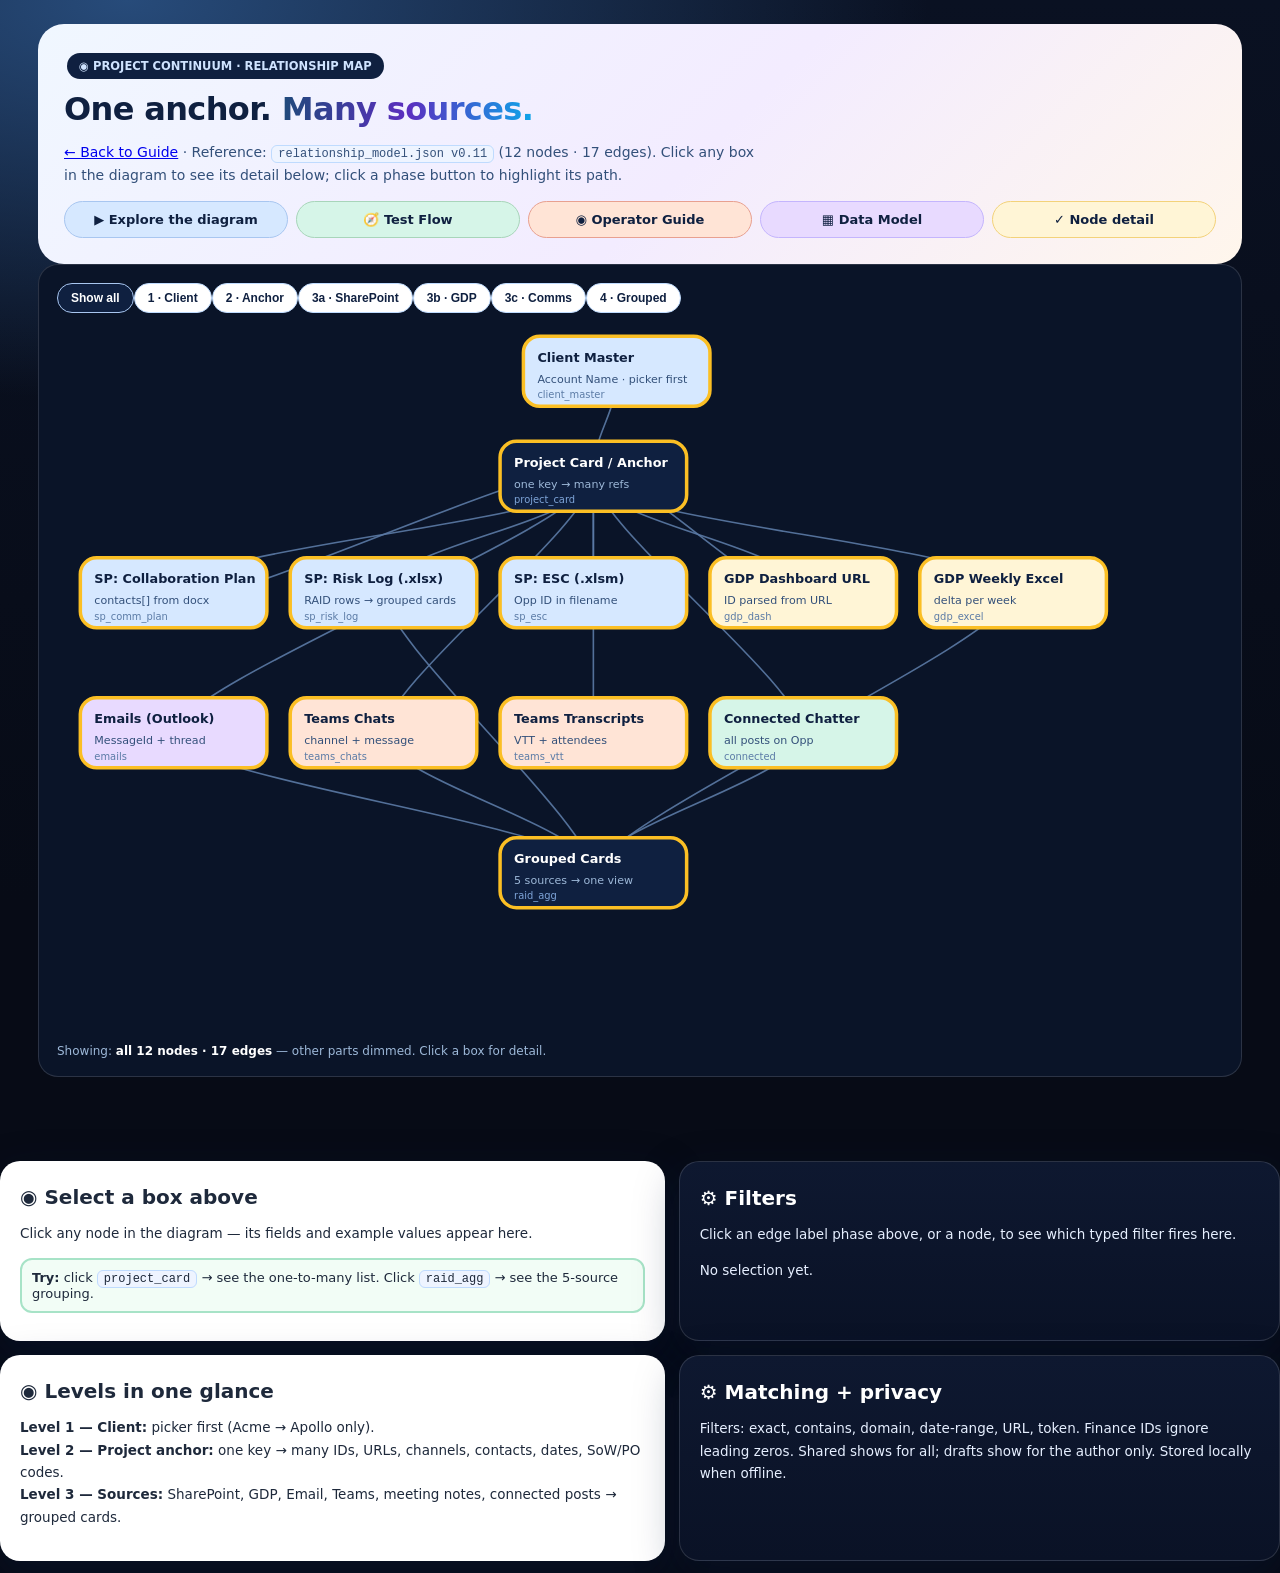
<file: modules/experience-pwa/static/docs/Project-Onion-Relationship-Model.html>
<!DOCTYPE html><html lang="en"><head><meta charset="utf-8">
<meta name="viewport" content="width=device-width,initial-scale=1">
<title>Continuum — Relationship Map</title>
<style>
:root{--blue:#D6E8FF;--mint:#D6F5E8;--peach:#FFE4D6;--lav:#E8DAFF;--yel:#FFF5D6}
*{box-sizing:border-box}html{scroll-behavior:smooth}
body{font-family:Inter,system-ui,sans-serif;margin:0;color:#1E293B;background:#070b16}
.bg{position:fixed;inset:0;background:radial-gradient(800px 400px at 10% 0%,#274b7a,transparent),linear-gradient(180deg,#0a1122,#070b16)}
.wrap{position:relative;max-width:1240px;margin:0 auto;padding:24px 18px 70px}
.hero{background:linear-gradient(135deg,#f0f7ff,#f3ecff 55%,#fff6ec);border-radius:26px;padding:26px}
.hero h1{font-size:32px;line-height:1.1;margin:10px 0;letter-spacing:-.02em;color:#0f2040}
.grad{background:linear-gradient(90deg,#1F4A7A,#5B2EBF,#0ea5e9);-webkit-background-clip:text;background-clip:text;color:transparent}
.sub{font-size:14px;color:#33507a;max-width:78ch;line-height:1.6}
.btn{border-radius:9999px;padding:10px 12px;font-weight:600;font-size:13px;border:1px solid #A8C6F0;text-decoration:none;display:inline-flex;align-items:center;justify-content:center;text-align:center;margin:0;background:#fff;color:#0f2040}
.hero-actions{display:grid;grid-template-columns:repeat(5,minmax(0,1fr));gap:8px;margin:14px 0 0}
.btn-p1{background:#D6E8FF;border-color:#A8C6F0}.btn-p2{background:#D6F5E8;border-color:#A8D5BA}.btn-p3{background:#FFE4D6;border-color:#E8A090}.btn-p4{background:#E8DAFF;border-color:#C4B5FD}.btn-p5{background:#FFF5D6;border-color:#F3D27A}
.btn:hover{filter:brightness(.97)}
.dark{background:#0f2040;color:#fff}.lite{background:#fff;color:#0f2040;border-color:#bfdbfe}
.chip{font-size:11.5px;font-weight:700;background:#0f2040;color:#cfe3ff;border-radius:9999px;padding:6px 12px;display:inline-block;margin:3px}
.mono{font-family:ui-monospace,monospace;font-size:12px;background:#eef4ff;border:1px solid #bfdbfe;border-radius:6px;padding:1px 6px}
.dk .mono{background:#12233f;color:#cfe3ff;border-color:#2b4a7a}
.split{display:grid;grid-template-columns:1.05fr .95fr;gap:14px;margin:14px 0}
.card{background:#fff;border-radius:20px;padding:20px;box-shadow:0 16px 44px rgba(10,25,60,.35)}
.card.dk{background:linear-gradient(180deg,#0e1830,#0a1226);color:#e6efff;border:1px solid #ffffff22}
.card.dk h2{color:#fff}.card h2{margin:4px 0 8px;font-size:20px}
.card p,.card li{font-size:13.5px;line-height:1.65}
.try{background:#f2fdf6;border:2px solid #a7e3c7;border-radius:12px;padding:10px;font-size:13px;margin:8px 0}
.diagram{background:#0a1428;border:1px solid #ffffff22;border-radius:20px;padding:18px;overflow-x:auto}
.diagram svg{width:100%;height:auto;min-width:760px;display:block}
.nd{cursor:pointer}
.nd rect{transition:opacity .2s}
.nd text{font-family:Inter,system-ui,sans-serif}
.edge{stroke:#5b7ba6;stroke-width:1.4;fill:none;opacity:.85}
.edgeLbl{font-size:9px;fill:#9db8d8;font-family:ui-monospace,monospace}
.dim{opacity:.22}
.lit{opacity:1}
.lit rect{stroke:#fbbf24 !important;stroke-width:3 !important}
.legend{font-size:12px;color:#9db8d8;margin:8px 0 0}
.legend b{color:#fff}
@media(max-width:940px){.split{grid-template-columns:1fr}.hero h1{font-size:26px}.hero-actions{grid-template-columns:repeat(2,minmax(0,1fr))}}
</style></head><body><div class="bg"></div><div class="wrap">
<div class="hero"><span class="chip">◉ PROJECT CONTINUUM · RELATIONSHIP MAP</span>
<h1>One anchor. <span class="grad">Many sources.</span></h1>
<p class="sub"><a href="./guide.html">← Back to Guide</a> · Reference: <span class="mono">relationship_model.json v0.11</span> (12 nodes · 17 edges). Click any box in the diagram to see its detail below; click a phase button to highlight its path.</p>
<div class="hero-actions"><a class="btn btn-p1" href="#diagram">▶ Explore the diagram</a><a class="btn btn-p2" href="./guide-app/index.html" target="_blank" rel="noopener">🧭 Test Flow</a><a class="btn btn-p3" href="./guide.html">◉ Operator Guide</a><a class="btn btn-p4" href="./Project-Onion-Data-Model.html" target="_blank" rel="noopener">▦ Data Model</a><a class="btn btn-p5" href="#detail">✓ Node detail</a></div></div>
<div class="diagram" id="diagram"><div id="phasebar"></div><svg id="relsvg" viewBox="0 0 1000 620" role="img" aria-label="Relationship diagram"></svg><p class="legend" id="legend"></p></div>

</div></body></html>
<div class="split" id="detail"><div class="card lt" id="dleft"><h2>◉ Select a box above</h2><p>Click any node in the diagram — its fields and example values appear here.</p><div class="try"><b>Try:</b> click <span class="mono">project_card</span> → see the one-to-many list. Click <span class="mono">raid_agg</span> → see the 5-source grouping.</div></div><div class="card dk" id="dright"><h2>⚙ Filters</h2><p>Click an edge label phase above, or a node, to see which typed filter fires here.</p><p id="edgeout">No selection yet.</p></div></div>
<div class="split"><div class="card lt"><h2>◉ Levels in one glance</h2><p><b>Level 1 — Client:</b> picker first (Acme → Apollo only).<br><b>Level 2 — Project anchor:</b> one key → many IDs, URLs, channels, contacts, dates, SoW/PO codes.<br><b>Level 3 — Sources:</b> SharePoint, GDP, Email, Teams, meeting notes, connected posts → grouped cards.</p></div><div class="card dk"><h2>⚙ Matching + privacy</h2><p>Filters: exact, contains, domain, date-range, URL, token. Finance IDs ignore leading zeros. Shared shows for all; drafts show for the author only. Stored locally when offline.</p></div></div>
<script>
var NODES=[
{id:"client_master",label:"Client Master",sub:"Account Name · picker first",x:400,y:20,c:"#D6E8FF",ph:"pick",fields:["Account Name (unique, not editable)","Client Domains: acme.com"],ex:"Acme Corp → Apollo only"},
{id:"project_card",label:"Project Card / Anchor",sub:"one key → many refs",x:380,y:110,c:"#0f2040",dark:1,ph:"anchor",fields:["project_name (short anchor)","project_ids: 99974052, 0000606071","opportunity_ids: O-008891, O-5644421","connected_record_ids","gdp_id: 8399 / 7189","sharepoint_urls[] · teams_channels[]","contacts[] · start/end dates","SoW / PO codes"],ex:"Never split a card per ID"},
{id:"sp_comm_plan",label:"SP: Collaboration Plan",sub:"contacts[] from docx",x:20,y:210,c:"#D6E8FF",ph:"sp",fields:["Library = Communications","contacts[] parsed"],ex:"User marks relevant / not"},
{id:"sp_risk_log",label:"SP: Risk Log (.xlsx)",sub:"RAID rows → grouped cards",x:200,y:210,c:"#D6E8FF",ph:"sp",fields:["Date Raised · RAID Type","Description · Mitigation","Assigned To · Status"],ex:"One row = one item"},
{id:"sp_esc",label:"SP: ESC (.xlsm)",sub:"Opp ID in filename",x:380,y:210,c:"#D6E8FF",ph:"sp",fields:["Opportunity ID in filename","Project ID / Engagement"],ex:"Filename carries Opp ID"},
{id:"gdp_dash",label:"GDP Dashboard URL",sub:"ID parsed from URL",x:560,y:210,c:"#FFF5D6",ph:"gdp",fields:["GDP URL · GDP ID","Phase / Status","Start/End (mutable)"],ex:"/project-details/{id}"},
{id:"gdp_excel",label:"GDP Weekly Excel",sub:"delta per week",x:740,y:210,c:"#FFF5D6",ph:"gdp",fields:["Engagement · GDP · Project","Status Date · Phase · Indicator","Start / End · Summary"],ex:"Timeline + freshness"},
{id:"emails",label:"Emails (Outlook)",sub:"MessageId + thread",x:20,y:330,c:"#E8DAFF",ph:"comm",fields:["IDs in subject/body","client domains","SoW / PO codes","PII screened flag"],ex:"Re/Fw stripped"},
{id:"teams_chats",label:"Teams Chats",sub:"channel + message",x:200,y:330,c:"#FFE4D6",ph:"comm",fields:["Dedicated channels","IDs + name tokens","client domains"],ex:"Allowlist only"},
{id:"teams_vtt",label:"Teams Transcripts",sub:"VTT + attendees",x:380,y:330,c:"#FFE4D6",ph:"comm",fields:["VTT text","Attendees → contacts"],ex:"Overlap to contacts"},
{id:"connected",label:"Connected Chatter",sub:"all posts on Opp",x:560,y:330,c:"#D6F5E8",ph:"comm",fields:["Opportunity ID context","Free-text posts"],ex:"All posts relevant"},
{id:"raid_agg",label:"Grouped Cards",sub:"5 sources → one view",x:380,y:450,c:"#0f2040",dark:1,ph:"agg",fields:["Grouped from 5 sources","Sources linked (hash)","Noise flag · Freshness"],ex:"Assessed, not static"}
];
var EDGES=[
["client_master","project_card","EXACT"],["project_card","sp_comm_plan","URL"],["project_card","sp_risk_log","URL"],["project_card","sp_esc","CONTAINS"],["project_card","gdp_dash","URL"],["project_card","gdp_excel","EXACT"],["project_card","emails","CONTAINS"],["project_card","teams_vtt","DOMAIN"],["project_card","connected","EXACT"],["sp_risk_log","raid_agg","CONTAINS"],["gdp_excel","raid_agg","TOKENS"],["emails","raid_agg","CONTAINS"],["teams_chats","raid_agg","TOKENS"],["connected","raid_agg","EXACT"],["sp_comm_plan","project_card","EXACT"],["gdp_dash","project_card","DATES"],["project_card","teams_chats","CONTAINS"]
];
var PHASES=[["all","Show all"],["pick","1 · Client"],["anchor","2 · Anchor"],["sp","3a · SharePoint"],["gdp","3b · GDP"],["comm","3c · Comms"],["agg","4 · Grouped"]];
</script>
<script>
(function(){
var svg=document.getElementById('relsvg'),bar=document.getElementById('phasebar'),leg=document.getElementById('legend');
var NS='http://www.w3.org/2000/svg';
function el(n,a){var e=document.createElementNS(NS,n);for(var k in a)e.setAttribute(k,a[k]);return e;}
function ctr(id){for(var i=0;i<NODES.length;i++)if(NODES[i].id===id)return{x:NODES[i].x+80,y:NODES[i].y+30};return{x:0,y:0};}
EDGES.forEach(function(e){var a=ctr(e[0]),b=ctr(e[1]);var p=el('path',{d:'M'+a.x+' '+a.y+' C '+a.x+' '+(a.y+40)+', '+b.x+' '+(b.y-40)+', '+b.x+' '+b.y,'class':'edge','data-ph':phOf(e[0])+','+phOf(e[1])});svg.appendChild(p);});
function phOf(id){for(var i=0;i<NODES.length;i++)if(NODES[i].id===id)return NODES[i].ph;return'';}
NODES.forEach(function(n){
var g=el('g',{'class':'nd','data-id':n.id,'data-ph':n.ph,transform:'translate('+n.x+','+n.y+')'});
g.appendChild(el('rect',{width:160,height:60,rx:14,fill:n.dark?'#0f2040':n.c,stroke:'#ffffff44','stroke-width':1}));
var t=el('text',{x:12,y:22,fill:n.dark?'#fff':'#0f2040','font-size':11,'font-weight':800});t.textContent=n.label;g.appendChild(t);
var s=el('text',{x:12,y:40,fill:n.dark?'#9db8d8':'#33507a','font-size':9.5});s.textContent=n.sub;g.appendChild(s);
var m=el('text',{x:12,y:53,fill:n.dark?'#7ea4d8':'#5b7ba6','font-size':8.5,'font-family':'ui-monospace,monospace'});m.textContent=n.id;g.appendChild(m);
g.addEventListener('click',function(){select(n.id);});
svg.appendChild(g);
});
PHASES.forEach(function(p){var b=document.createElement('button');b.textContent=p[1];b.className='btn '+(p[0]==='all'?'dark':'lite');b.style.fontSize='12px';b.style.padding='7px 13px';b.onclick=function(){highlight(p[0]);};bar.appendChild(b);});
function highlight(ph){
var nodes=svg.querySelectorAll('.nd'),edges=svg.querySelectorAll('.edge');
nodes.forEach(function(g){var on=(ph==='all'||g.getAttribute('data-ph')===ph||(ph==='anchor'&&g.getAttribute('data-id')==='project_card'));g.classList.toggle('lit',on);g.classList.toggle('dim',!on);});
edges.forEach(function(p){var ps=(p.getAttribute('data-ph')||'').split(',');var on=(ph==='all'||ps.indexOf(ph)>=0);p.style.opacity=on?'0.9':'0.12';});
var names={all:'all 12 nodes · 17 edges',pick:'Level 1 · client picker',anchor:'Level 2 · project anchor',sp:'SharePoint sources',gdp:'GDP sources',comm:'Comms + connected',agg:'Grouped cards'};
leg.innerHTML='Showing: <b>'+(names[ph]||ph)+'</b> — other parts dimmed. Click a box for detail.';
}
function select(id){
var n=null;NODES.forEach(function(x){if(x.id===id)n=x;});if(!n)return;
svg.querySelectorAll('.nd').forEach(function(g){var on=(g.getAttribute('data-id')===id);g.classList.toggle('lit',on);g.classList.toggle('dim',!on);});
var L=document.getElementById('dleft'),R=document.getElementById('edgeout');
L.innerHTML='<h2>◉ '+n.label+'</h2><p><span class="mono">'+n.id+'</span> — '+n.sub+'</p><ul>'+n.fields.map(function(f){return'<li>'+f+'</li>';}).join('')+'</ul><div class="try"><b>Example:</b> '+n.ex+'</div>';
var rel=EDGES.filter(function(e){return e[0]===id||e[1]===id;});
R.innerHTML=rel.length?rel.map(function(e){return'<span class="mono">'+e[0]+' → '+e[1]+' ['+e[2]+']</span>';}).join('<br>'):'No edges.';
document.getElementById('detail').scrollIntoView({behavior:'smooth',block:'nearest'});
}
highlight('all');
})();
</script>
</file>
<file: modules/experience-pwa/static/css/typography.css>
/* HUI-01 readable typography. Loaded after styles.css; raises the small utility sizes to a 12px floor. */
:root{--fs-min:12px;--fs-body:15px;--control-h:32px}
html{font-size:15px}
body{font-size:var(--fs-body);line-height:1.5}
.text-\[8px\],.text-\[9px\],.text-\[10px\],.text-\[11px\]{font-size:var(--fs-min)}
.text-\[12px\]{font-size:13px}
.text-\[13px\]{font-size:14px}
.onion-conf-pill,.onion-prov-chip,.onion-edit-btn,.onion-save-btn,.onion-privacy-shared,.onion-privacy-private,.onion-fallback-note,.onion-conf-high,#harvester-control-panel .hcp-label{font-size:var(--fs-min)}
button,select,input:not([type=checkbox]):not([type=radio]),[role=button]{min-height:var(--control-h)}
</file>
<file: modules/experience-pwa/static/css/components/banner.css>
/* Banner component (HUI-04, first migrated component): storage error and update available.
   Values come from css/tokens.css. They match the inline styles they replace, checked by tests/smoke.mjs. */
.banner{display:flex;gap:var(--space-gap);align-items:center;flex-wrap:wrap;padding:var(--space-banner-y) var(--space-banner-x);font-size:var(--fs-banner);border:1px solid}
.banner--danger{background:var(--color-danger-bg);color:var(--color-danger-fg);border-color:var(--color-danger-border)}
.banner--info{background:var(--color-info-bg);color:var(--color-info-fg);border-color:var(--color-info-border)}
.banner__btn{background:var(--color-surface);border:1px solid;border-radius:var(--radius-pill);padding:4px 14px;font-size:var(--fs-banner-btn);cursor:pointer}
.banner--danger .banner__btn{border-color:var(--color-danger-border);padding:4px 12px}
.banner--info .banner__btn{border-color:var(--color-info-border)}
.banner__link{background:transparent;border:none;text-decoration:underline;font-size:var(--fs-banner-btn);cursor:pointer}
</file>
<file: modules/experience-pwa/static/css/hierarchy.css>
/* HUI-03 card hierarchy. Only applies with <html data-layout="hierarchy"> (Diagnostics panel, Display). Sizes stay above the 12px floor. */
html[data-layout="hierarchy"] .onion-card{padding:20px 22px;border-radius:18px;box-shadow:0 1px 2px rgba(15,23,42,.06)}
html[data-layout="hierarchy"] .onion-card-title{font-size:18px;line-height:1.3;font-weight:700;color:#0F172A;letter-spacing:-.01em}
html[data-layout="hierarchy"] .onion-card details{opacity:.9}
</file>
<file: modules/experience-pwa/static/css/presentation.css>
/* HUI-02 Presentation Mode. Applies only with <html data-presentation="on">; nothing here changes saved data.
   Larger text, less secondary detail, bigger key actions, diagnostic and admin controls hidden. */
html[data-presentation="on"] body{zoom:1.25}
html[data-presentation="on"] #harvester-open-btn,
html[data-presentation="on"] #harvester-backdrop,
html[data-presentation="on"] #diagnostics-panel,
html[data-presentation="on"] #layout-flag,
html[data-presentation="on"] .onion-card details,
html[data-presentation="on"] .pm-hide{display:none !important}
html[data-presentation="on"] .onion-card-title{font-size:18px;font-weight:700}
html[data-presentation="on"] .onion-card button{min-height:36px;font-size:14px}
#presentation-banner{background:#FFF5D6;color:#92400E;border-bottom:1px solid #FDE68A;padding:8px 16px;font-size:14px;display:flex;gap:12px;align-items:center;flex-wrap:wrap}
</file>
<file: modules/experience-pwa/static/css/styles.css>
/* Project Continuum - restored from index.html.legacy.bak (Tailwind compiled + harvester + onion cards). Zero-install local, no CDN. */

/* ===== BLOCK 0: Tailwind compiled utilities ===== */
*,:after,:before{--tw-border-spacing-x:0;--tw-border-spacing-y:0;--tw-translate-x:0;--tw-translate-y:0;--tw-rotate:0;--tw-skew-x:0;--tw-skew-y:0;--tw-scale-x:1;--tw-scale-y:1;--tw-pan-x: ;--tw-pan-y: ;--tw-pinch-zoom: ;--tw-scroll-snap-strictness:proximity;--tw-gradient-from-position: ;--tw-gradient-via-position: ;--tw-gradient-to-position: ;--tw-ordinal: ;--tw-slashed-zero: ;--tw-numeric-figure: ;--tw-numeric-spacing: ;--tw-numeric-fraction: ;--tw-ring-inset: ;--tw-ring-offset-width:0px;--tw-ring-offset-color:#fff;--tw-ring-color:rgba(59,130,246,.5);--tw-ring-offset-shadow:0 0 #0000;--tw-ring-shadow:0 0 #0000;--tw-shadow:0 0 #0000;--tw-shadow-colored:0 0 #0000;--tw-blur: ;--tw-brightness: ;--tw-contrast: ;--tw-grayscale: ;--tw-hue-rotate: ;--tw-invert: ;--tw-saturate: ;--tw-sepia: ;--tw-drop-shadow: ;--tw-backdrop-blur: ;--tw-backdrop-brightness: ;--tw-backdrop-contrast: ;--tw-backdrop-grayscale: ;--tw-backdrop-hue-rotate: ;--tw-backdrop-invert: ;--tw-backdrop-opacity: ;--tw-backdrop-saturate: ;--tw-backdrop-sepia: ;--tw-contain-size: ;--tw-contain-layout: ;--tw-contain-paint: ;--tw-contain-style: }::backdrop{--tw-border-spacing-x:0;--tw-border-spacing-y:0;--tw-translate-x:0;--tw-translate-y:0;--tw-rotate:0;--tw-skew-x:0;--tw-skew-y:0;--tw-scale-x:1;--tw-scale-y:1;--tw-pan-x: ;--tw-pan-y: ;--tw-pinch-zoom: ;--tw-scroll-snap-strictness:proximity;--tw-gradient-from-position: ;--tw-gradient-via-position: ;--tw-gradient-to-position: ;--tw-ordinal: ;--tw-slashed-zero: ;--tw-numeric-figure: ;--tw-numeric-spacing: ;--tw-numeric-fraction: ;--tw-ring-inset: ;--tw-ring-offset-width:0px;--tw-ring-offset-color:#fff;--tw-ring-color:rgba(59,130,246,.5);--tw-ring-offset-shadow:0 0 #0000;--tw-ring-shadow:0 0 #0000;--tw-shadow:0 0 #0000;--tw-shadow-colored:0 0 #0000;--tw-blur: ;--tw-brightness: ;--tw-contrast: ;--tw-grayscale: ;--tw-hue-rotate: ;--tw-invert: ;--tw-saturate: ;--tw-sepia: ;--tw-drop-shadow: ;--tw-backdrop-blur: ;--tw-backdrop-brightness: ;--tw-backdrop-contrast: ;--tw-backdrop-grayscale: ;--tw-backdrop-hue-rotate: ;--tw-backdrop-invert: ;--tw-backdrop-opacity: ;--tw-backdrop-saturate: ;--tw-backdrop-sepia: ;--tw-contain-size: ;--tw-contain-layout: ;--tw-contain-paint: ;--tw-contain-style: }/*! tailwindcss v3.4.18 | MIT License | https://tailwindcss.com*/*,:after,:before{box-sizing:border-box;border:0 solid #e5e7eb}:after,:before{--tw-content:""}:host,html{line-height:1.5;-webkit-text-size-adjust:100%;-moz-tab-size:4;-o-tab-size:4;tab-size:4;font-family:ui-sans-serif,system-ui,sans-serif,Apple Color Emoji,Segoe UI Emoji,Segoe UI Symbol,Noto Color Emoji;font-feature-settings:normal;font-variation-settings:normal;-webkit-tap-highlight-color:transparent}body{line-height:inherit}hr{height:0;color:inherit;border-top-width:1px}abbr:where([title]){-webkit-text-decoration:underline dotted;text-decoration:underline dotted}h1,h2,h3,h4,h5,h6{font-size:inherit;font-weight:inherit}a{color:inherit;text-decoration:inherit}b,strong{font-weight:bolder}code,kbd,pre,samp{font-family:ui-monospace,SFMono-Regular,Menlo,Monaco,Consolas,Liberation Mono,Courier New,monospace;font-feature-settings:normal;font-variation-settings:normal;font-size:1em}small{font-size:80%}sub,sup{font-size:75%;line-height:0;position:relative;vertical-align:baseline}sub{bottom:-.25em}sup{top:-.5em}table{text-indent:0;border-color:inherit;border-collapse:collapse}button,input,optgroup,select,textarea{font-family:inherit;font-feature-settings:inherit;font-variation-settings:inherit;font-size:100%;font-weight:inherit;line-height:inherit;letter-spacing:inherit;color:inherit;margin:0;padding:0}button,select{text-transform:none}button,input:where([type=button]),input:where([type=reset]),input:where([type=submit]){-webkit-appearance:button;background-color:transparent;background-image:none}:-moz-focusring{outline:auto}:-moz-ui-invalid{box-shadow:none}progress{vertical-align:baseline}::-webkit-inner-spin-button,::-webkit-outer-spin-button{height:auto}[type=search]{-webkit-appearance:textfield;outline-offset:-2px}::-webkit-search-decoration{-webkit-appearance:none}::-webkit-file-upload-button{-webkit-appearance:button;font:inherit}summary{display:list-item}blockquote,dd,dl,figure,h1,h2,h3,h4,h5,h6,hr,p,pre{margin:0}fieldset{margin:0}fieldset,legend{padding:0}menu,ol,ul{list-style:none;margin:0;padding:0}dialog{padding:0}textarea{resize:vertical}input::-moz-placeholder,textarea::-moz-placeholder{opacity:1;color:#9ca3af}input::placeholder,textarea::placeholder{opacity:1;color:#9ca3af}[role=button],button{cursor:pointer}:disabled{cursor:default}audio,canvas,embed,iframe,img,object,svg,video{display:block;vertical-align:middle}img,video{max-width:100%;height:auto}[hidden]:where(:not([hidden=until-found])){display:none}.pointer-events-none{pointer-events:none}.collapse{visibility:collapse}.fixed{position:fixed}.absolute{position:absolute}.relative{position:relative}.sticky{position:sticky}.inset-0{inset:0}.bottom-0{bottom:0}.left-0{left:0}.left-3{left:.75rem}.right-0{right:0}.right-3{right:.75rem}.top-0{top:0}.top-2\.5{top:.625rem}.top-\[60px\]{top:60px}.z-10{z-index:10}.z-20{z-index:20}.z-50{z-index:50}.mx-1{margin-left:.25rem;margin-right:.25rem}.mb-1{margin-bottom:.25rem}.ml-1{margin-left:.25rem}.ml-2{margin-left:.5rem}.ml-auto{margin-left:auto}.mt-0\.5{margin-top:.125rem}.mt-1{margin-top:.25rem}.mt-2{margin-top:.5rem}.mt-3{margin-top:.75rem}.mt-4{margin-top:1rem}.inline-block{display:inline-block}.flex{display:flex}.table{display:table}.grid{display:grid}.hidden{display:none}.h-2{height:.5rem}.h-3{height:.75rem}.h-4{height:1rem}.h-7{height:1.75rem}.max-h-\[200px\]{max-height:200px}.max-h-\[60vh\]{max-height:60vh}.max-h-\[80vh\]{max-height:80vh}.max-h-\[90vh\]{max-height:90vh}.min-h-screen{min-height:100vh}.w-2{width:.5rem}.w-20{width:5rem}.w-3{width:.75rem}.w-4{width:1rem}.w-7{width:1.75rem}.w-fit{width:-moz-fit-content;width:fit-content}.w-full{width:100%}.w-px{width:1px}.min-w-0{min-width:0}.max-w-2xl{max-width:42rem}.flex-1{flex:1 1 0%}.shrink-0{flex-shrink:0}@keyframes pulse{50%{opacity:.5}}.animate-pulse{animation:pulse 2s cubic-bezier(.4,0,.6,1) infinite}.appearance-none{-webkit-appearance:none;-moz-appearance:none;appearance:none}.grid-cols-1{grid-template-columns:repeat(1,minmax(0,1fr))}.grid-cols-2{grid-template-columns:repeat(2,minmax(0,1fr))}.flex-col{flex-direction:column}.flex-wrap{flex-wrap:wrap}.items-start{align-items:flex-start}.items-center{align-items:center}.justify-end{justify-content:flex-end}.justify-center{justify-content:center}.justify-between{justify-content:space-between}.gap-1{gap:.25rem}.gap-2{gap:.5rem}.gap-3{gap:.75rem}.gap-4{gap:1rem}.space-y-1>:not([hidden])~:not([hidden]){--tw-space-y-reverse:0;margin-top:calc(.25rem*(1 - var(--tw-space-y-reverse)));margin-bottom:calc(.25rem*var(--tw-space-y-reverse))}.space-y-2>:not([hidden])~:not([hidden]){--tw-space-y-reverse:0;margin-top:calc(.5rem*(1 - var(--tw-space-y-reverse)));margin-bottom:calc(.5rem*var(--tw-space-y-reverse))}.space-y-3>:not([hidden])~:not([hidden]){--tw-space-y-reverse:0;margin-top:calc(.75rem*(1 - var(--tw-space-y-reverse)));margin-bottom:calc(.75rem*var(--tw-space-y-reverse))}.space-y-4>:not([hidden])~:not([hidden]){--tw-space-y-reverse:0;margin-top:calc(1rem*(1 - var(--tw-space-y-reverse)));margin-bottom:calc(1rem*var(--tw-space-y-reverse))}.space-y-5>:not([hidden])~:not([hidden]){--tw-space-y-reverse:0;margin-top:calc(1.25rem*(1 - var(--tw-space-y-reverse)));margin-bottom:calc(1.25rem*var(--tw-space-y-reverse))}.overflow-auto{overflow:auto}.overflow-y-auto{overflow-y:auto}.truncate{overflow:hidden;text-overflow:ellipsis;white-space:nowrap}.rounded{border-radius:.25rem}.rounded-\[10px\]{border-radius:10px}.rounded-\[12px\]{border-radius:12px}.rounded-\[16px\]{border-radius:16px}.rounded-\[6px\]{border-radius:6px}.rounded-\[8px\]{border-radius:8px}.rounded-full{border-radius:9999px}.rounded-b-\[16px\]{border-bottom-right-radius:16px;border-bottom-left-radius:16px}.rounded-t-\[16px\]{border-top-left-radius:16px;border-top-right-radius:16px}.border{border-width:1px}.border-b{border-bottom-width:1px}.border-l{border-left-width:1px}.border-r{border-right-width:1px}.border-t{border-top-width:1px}.border-dashed{border-style:dashed}.border-\[\#9ca3af\]{--tw-border-opacity:1;border-color:rgb(156 163 175/var(--tw-border-opacity,1))}.border-\[\#D6E8FF\]{--tw-border-opacity:1;border-color:rgb(214 232 255/var(--tw-border-opacity,1))}.border-\[\#a7f3d0\]{--tw-border-opacity:1;border-color:rgb(167 243 208/var(--tw-border-opacity,1))}.border-\[\#bfdbfe\]{--tw-border-opacity:1;border-color:rgb(191 219 254/var(--tw-border-opacity,1))}.border-\[\#d6e8ff\]{--tw-border-opacity:1;border-color:rgb(214 232 255/var(--tw-border-opacity,1))}.border-\[\#d8b4fe\]{--tw-border-opacity:1;border-color:rgb(216 180 254/var(--tw-border-opacity,1))}.border-\[\#e5e7eb\]{--tw-border-opacity:1;border-color:rgb(229 231 235/var(--tw-border-opacity,1))}.border-\[\#fca5a5\]{--tw-border-opacity:1;border-color:rgb(252 165 165/var(--tw-border-opacity,1))}.border-\[\#fde68a\]{--tw-border-opacity:1;border-color:rgb(253 230 138/var(--tw-border-opacity,1))}.border-red-300{--tw-border-opacity:1;border-color:rgb(252 165 165/var(--tw-border-opacity,1))}.bg-\[\#0f172a\]{--tw-bg-opacity:1;background-color:rgb(15 23 42/var(--tw-bg-opacity,1))}.bg-\[\#1e40af\]{--tw-bg-opacity:1;background-color:rgb(30 64 175/var(--tw-bg-opacity,1))}.bg-\[\#D6E8FF\]{--tw-bg-opacity:1;background-color:rgb(214 232 255/var(--tw-bg-opacity,1))}.bg-\[\#D6F5E8\]{--tw-bg-opacity:1;background-color:rgb(214 245 232/var(--tw-bg-opacity,1))}.bg-\[\#E8D6FF\]{--tw-bg-opacity:1;background-color:rgb(232 214 255/var(--tw-bg-opacity,1))}.bg-\[\#FFF5D6\]{--tw-bg-opacity:1;background-color:rgb(255 245 214/var(--tw-bg-opacity,1))}.bg-\[\#bfdbfe\]{--tw-bg-opacity:1;background-color:rgb(191 219 254/var(--tw-bg-opacity,1))}.bg-\[\#f0f7ff\]{--tw-bg-opacity:1;background-color:rgb(240 247 255/var(--tw-bg-opacity,1))}.bg-\[\#f3f4f6\]{--tw-bg-opacity:1;background-color:rgb(243 244 246/var(--tw-bg-opacity,1))}.bg-\[\#f9fafb\]{--tw-bg-opacity:1;background-color:rgb(249 250 251/var(--tw-bg-opacity,1))}.bg-\[\#fbfdfb\]{--tw-bg-opacity:1;background-color:rgb(251 253 251/var(--tw-bg-opacity,1))}.bg-\[\#fecaca\]{--tw-bg-opacity:1;background-color:rgb(254 202 202/var(--tw-bg-opacity,1))}.bg-black{--tw-bg-opacity:1;background-color:rgb(0 0 0/var(--tw-bg-opacity,1))}.bg-black\/30{background-color:rgba(0,0,0,.3)}.bg-green-100{--tw-bg-opacity:1;background-color:rgb(220 252 231/var(--tw-bg-opacity,1))}.bg-green-400{--tw-bg-opacity:1;background-color:rgb(74 222 128/var(--tw-bg-opacity,1))}.bg-white{--tw-bg-opacity:1;background-color:rgb(255 255 255/var(--tw-bg-opacity,1))}.bg-yellow-100{--tw-bg-opacity:1;background-color:rgb(254 249 195/var(--tw-bg-opacity,1))}.p-1{padding:.25rem}.p-1\.5{padding:.375rem}.p-2{padding:.5rem}.p-3{padding:.75rem}.p-4{padding:1rem}.p-5{padding:1.25rem}.px-2{padding-left:.5rem;padding-right:.5rem}.px-3{padding-left:.75rem;padding-right:.75rem}.px-4{padding-left:1rem;padding-right:1rem}.py-0\.5{padding-top:.125rem;padding-bottom:.125rem}.py-1{padding-top:.25rem;padding-bottom:.25rem}.py-1\.5{padding-top:.375rem;padding-bottom:.375rem}.py-2{padding-top:.5rem;padding-bottom:.5rem}.py-3{padding-top:.75rem;padding-bottom:.75rem}.pl-9{padding-left:2.25rem}.pr-1{padding-right:.25rem}.pr-3{padding-right:.75rem}.pt-2{padding-top:.5rem}.pt-3{padding-top:.75rem}.pt-4{padding-top:1rem}.text-left{text-align:left}.font-\[Inter\2c system-ui\]{font-family:Inter,system-ui}.text-\[10px\]{font-size:12px}.text-\[11px\]{font-size:12px}.text-\[12px\]{font-size:12px}.text-\[13px\]{font-size:13px}.text-\[16px\]{font-size:16px}.text-\[18px\]{font-size:18px}.font-bold{font-weight:700}.font-medium{font-weight:500}.font-semibold{font-weight:600}.italic{font-style:italic}.tracking-tight{letter-spacing:-.025em}.tracking-widest{letter-spacing:.1em}.text-\[\#1e40af\]{--tw-text-opacity:1;color:rgb(30 64 175/var(--tw-text-opacity,1))}.text-\[\#6b7280\]{--tw-text-opacity:1;color:rgb(107 114 128/var(--tw-text-opacity,1))}.text-\[\#9ca3af\]{--tw-text-opacity:1;color:rgb(156 163 175/var(--tw-text-opacity,1))}.text-\[\#e2e8f0\]{--tw-text-opacity:1;color:rgb(226 232 240/var(--tw-text-opacity,1))}.text-red-500{--tw-text-opacity:1;color:rgb(239 68 68/var(--tw-text-opacity,1))}.text-white{--tw-text-opacity:1;color:rgb(255 255 255/var(--tw-text-opacity,1))}.underline{text-decoration-line:underline}.antialiased{-webkit-font-smoothing:antialiased;-moz-osx-font-smoothing:grayscale}.shadow-sm{--tw-shadow:0 1px 2px 0 rgba(0,0,0,.05);--tw-shadow-colored:0 1px 2px 0 var(--tw-shadow-color)}.shadow-sm,.shadow-xl{box-shadow:var(--tw-ring-offset-shadow,0 0 #0000),var(--tw-ring-shadow,0 0 #0000),var(--tw-shadow)}.shadow-xl{--tw-shadow:0 20px 25px -5px rgba(0,0,0,.1),0 8px 10px -6px rgba(0,0,0,.1);--tw-shadow-colored:0 20px 25px -5px var(--tw-shadow-color),0 8px 10px -6px var(--tw-shadow-color)}.filter{filter:var(--tw-blur) var(--tw-brightness) var(--tw-contrast) var(--tw-grayscale) var(--tw-hue-rotate) var(--tw-invert) var(--tw-saturate) var(--tw-sepia) var(--tw-drop-shadow)}.transition{transition-property:color,background-color,border-color,text-decoration-color,fill,stroke,opacity,box-shadow,transform,filter,backdrop-filter;transition-timing-function:cubic-bezier(.4,0,.2,1);transition-duration:.15s}#root,body,html{min-height:100%}body{margin:0;font-family:Inter,ui-sans-serif,system-ui,-apple-system,BlinkMacSystemFont,Segoe UI,sans-serif}[role=button]:not([aria-disabled=true]),button:not(:disabled),label[for],select:not(:disabled),summary{cursor:pointer}.placeholder\:text-\[\#9ca3af\]::-moz-placeholder{--tw-text-opacity:1;color:rgb(156 163 175/var(--tw-text-opacity,1))}.placeholder\:text-\[\#9ca3af\]::placeholder{--tw-text-opacity:1;color:rgb(156 163 175/var(--tw-text-opacity,1))}.hover\:bg-white:hover{--tw-bg-opacity:1;background-color:rgb(255 255 255/var(--tw-bg-opacity,1))}.hover\:underline:hover{text-decoration-line:underline}@media (min-width:640px){.sm\:grid-cols-2{grid-template-columns:repeat(2,minmax(0,1fr))}}@media (min-width:768px){.md\:block{display:block}.md\:flex{display:flex}.md\:grid-cols-2{grid-template-columns:repeat(2,minmax(0,1fr))}.md\:grid-cols-3{grid-template-columns:repeat(3,minmax(0,1fr))}}@media (min-width:1024px){.lg\:min-h-\[calc\(100vh-56px\)\]{min-height:calc(100vh - 56px)}.lg\:w-\[280px\]{width:280px}.lg\:w-\[340px\]{width:340px}.lg\:flex-row{flex-direction:row}.lg\:p-5{padding:1.25rem}}@media (min-width:1280px){.xl\:grid-cols-2{grid-template-columns:repeat(2,minmax(0,1fr))}}

/* ===== BLOCK 1: harvester panel pastel ===== */
#harvester-open-btn{position:fixed;left:24px;right:auto;bottom:24px;z-index:60;font-family:Inter,system-ui;background:linear-gradient(135deg,#E8D6FF,#D6E8FF);border:1px solid #A8C6F0;color:#1F4A7A;font-weight:700;font-size:13px;padding:9px 16px;border-radius:9999px;box-shadow:0 10px 15px -3px rgba(0,0,0,.1),0 4px 6px -4px rgba(0,0,0,.1);cursor:pointer}#harvester-backdrop{position:fixed;inset:0;background:rgba(15,23,42,.30);z-index:74;opacity:0;pointer-events:none;transition:opacity .3s ease}#harvester-backdrop.open{opacity:1;pointer-events:auto}#harvester-control-panel{position:fixed;top:0;right:0;height:100vh;width:max(40vw,480px);max-width:94vw;z-index:75;background:linear-gradient(180deg,#FFF9F0 0%,#F0F7FF 45%,#F3ECFF 100%);border-left:1px solid #A8C6F0;box-shadow:-8px 0 24px rgba(31,74,122,.16);transform:translateX(105%);transition:transform .32s cubic-bezier(.32,.72,.35,1);display:flex;flex-direction:column;font-family:Inter,system-ui;color:#1F4A7A}#harvester-control-panel.open{transform:translateX(0)}#harvester-control-panel .hcp-scroll{overflow-y:auto;padding:14px 14px 20px;flex:1;zoom:1.18}#harvester-control-panel .hcp-card{background:#fff;border:1px solid #E5E7EB;border-radius:12px;padding:10px 12px;margin-top:10px}#harvester-control-panel .hcp-label{font-size:12px;font-weight:700;letter-spacing:.02em;text-transform:uppercase;color:#5b6b7a;margin-bottom:4px}#harvester-control-panel .hcp-drop{border:1.5px dashed #A8C6F0;border-radius:12px;background:#f0f7ff;padding:18px 10px;text-align:center;font-size:12px;cursor:pointer}#harvester-control-panel input,#harvester-control-panel textarea{width:100%;background:#fff;border:1px solid #CBD5E1;border-radius:8px;padding:7px 9px;font-size:12px;color:#0f172a}#harvester-run-btn{width:100%;margin-top:12px;background:linear-gradient(135deg,#FFD9C2,#FFB3AB);border:1px solid #E8A090;color:#7C2D12;font-weight:800;font-size:14px;padding:12px;border-radius:12px;cursor:pointer}
                                                                                                                                                                                                                                                                                                                                                                                                                                                                                                                                                                                     
/* ===== BLOCK 2: onion timeline cards pastel tokens ===== */
.onion-conf-row{display:flex;flex-wrap:wrap;align-items:center;gap:6px;margin-bottom:8px}
.onion-conf-pill{font-size:12px;font-weight:800;padding:2px 10px;border-radius:9999px;border:1px solid transparent;letter-spacing:.01em}
.onion-conf-high{background:#D6F5E8;border-color:#a7f3d0;color:#065f46}
.onion-conf-med{background:#FFF5D6;border-color:#fde68a;color:#92400e}
.onion-conf-low{background:#FFE4E6;border-color:#fecdd3;color:#9f1239}
.onion-prov-row{display:flex;flex-wrap:wrap;gap:4px;align-items:center}
.onion-prov-chip{font-size:12px;padding:2px 8px;border-radius:9999px;background:#fff;border:1px solid #bfdbfe;color:#1e40af;white-space:nowrap}
.onion-action-row{display:flex;flex-wrap:wrap;gap:8px;margin-top:10px;align-items:center}
.onion-edit-btn{font-size:12px;padding:4px 12px;border-radius:9999px;background:#fff;border:1px solid #bfdbfe;color:#1e40af;cursor:pointer;font-weight:600}
.onion-save-btn{font-size:12px;padding:4px 12px;border-radius:9999px;background:#1e40af;border:1px solid #1e40af;color:#fff;cursor:pointer;font-weight:700}
.onion-privacy-shared{font-size:12px;padding:4px 12px;border-radius:9999px;background:#D6F5E8;border:1px solid #a7f3d0;color:#065f46;cursor:pointer;font-weight:700}
.onion-privacy-private{font-size:12px;padding:4px 12px;border-radius:9999px;background:#f3f4f6;border:1px solid #d1d5db;color:#4b5563;cursor:pointer;font-weight:700}
.onion-card-private{ background:#f3f4f6 !important;border-color:#d1d5db !important;color:#4b5563 !important}
.onion-edit-input,.onion-edit-area{width:100%;background:#fff;border:1px solid #93c5fd;border-radius:8px;padding:6px 8px;font-size:12px;color:#0f172a;margin-top:4px}
.onion-edit-area{min-height:64px;resize:vertical}
.onion-fallback-note{font-size:12px;font-style:italic;color:#6b7280;margin-top:6px}

/* ===== ESM app tokens (pre-restore, preserved - do not drop) ===== */
/* Project Continuum — pastel tokens extracted from legacy monolith (pre-ESM backup preserved) */
:root {
  --pastel-blue: #D6E8FF; --pastel-mint: #D6F5E8; --pastel-peach: #FFE4D6; --pastel-lav: #E8DAFF;
}
body { font-family: Inter, system-ui, sans-serif; background: #fafcfe; color: #1F4A7A; margin: 0; }
.app header { display: flex; gap: 12px; align-items: center; padding: 16px; background: #fff; border-bottom: 1px solid #E5E7EB; }
.card { background: #fff; border: 1px solid #E5E7EB; border-radius: 12px; padding: 12px; margin: 12px; }
.onion-conf-high { background: #D6F5E8; color: #065F46; border-radius: 9999px; padding: 2px 8px; font-size:12px; }
.onion-conf-med { background: #FFF5D6; color: #92400E; border-radius: 9999px; padding: 2px 8px; font-size:12px; }
.onion-conf-low { background: #FFD6D6; color: #991B1B; border-radius: 9999px; padding: 2px 8px; font-size:12px; }
.modal { position: fixed; inset: 20% 25%; background: #fff; border: 1px solid #CBD5E1; border-radius: 12px; padding: 16px; z-index: 80; }
.err { color: #991B1B; background: #FFD6D6; padding: 6px 8px; border-radius: 8px; font-size: 12px; }

/* ===== UX minimal pass: hidden scrollbars + notebook + palette tokens ===== */
.no-scrollbar { scrollbar-width: none; -ms-overflow-style: none; }
.no-scrollbar::-webkit-scrollbar { display: none; }
/* ===== ESM Phase-2 layout bridge (matches App/TimelineCard/HarvesterPanel/ProjectModal classNames) ===== */
:root {
  --ink: #1E293B; --muted: #64748B; --faint: #94A3B8;
  --line: #E6EAF2; --wash: #F8FAFC; --accent: #1F4A7A;
}
/* Without these, ESM emits bare <header>/<section>/<aside> with no Tailwind classes -> unstyled stack. */
.app { min-height: 100vh; background: #fafcfe; }
.app-header { position: sticky; top: 0; z-index: 20; display: flex; flex-wrap: wrap; gap: 12px; align-items: center; padding: 14px 20px; background: linear-gradient(135deg, #F0F7FF 0%, #F3ECFF 60%, #FFF9F0 100%); border-bottom: 1px solid #D6E8FF; }
.app-header h1 { margin: 0; font-size: 18px; font-weight: 800; letter-spacing: -0.02em; color: #1F4A7A; }
.app-select { background: #fff; border: 1px solid #A8C6F0; border-radius: 8px; padding: 6px 10px; font-size: 13px; color: #1F4A7A; }
.app-check { display: flex; align-items: center; gap: 6px; font-size: 13px; color: #1F4A7A; }
.btn-primary { background: linear-gradient(135deg, #FFD9C2, #FFB3AB); border: 1px solid #E8A090; color: #7C2D12; font-weight: 800; font-size: 13px; padding: 8px 14px; border-radius: 10px; cursor: pointer; }
.btn-ghost { background: #fff; border: 1px solid #CBD5E1; color: #1F4A7A; font-size: 13px; padding: 8px 14px; border-radius: 10px; cursor: pointer; }
.app-main { padding: 16px 20px 40px; max-width: 1100px; margin: 0 auto; }
.cards-grid { display: grid; grid-template-columns: repeat(1, minmax(0, 1fr)); gap: 14px; }
@media (min-width: 768px) { .cards-grid { grid-template-columns: repeat(2, minmax(0, 1fr)); } }
.archived-sec { margin-top: 20px; padding: 12px 14px; background: #fff; border: 1px dashed #CBD5E1; border-radius: 12px; }
.archived-sec h2 { margin: 0 0 8px; font-size: 13px; color: #5b6b7a; }
.card.onion-card { background: #fff; border: 1px solid #D6E8FF; border-radius: 16px; padding: 14px 16px; margin: 0; box-shadow: 0 1px 2px rgba(31,74,122,.06); }
.onion-card-title { margin: 0 0 8px; font-size: 15px; font-weight: 700; color: #1e40af; }
.onion-timeline-list { margin: 10px 0 0; padding-left: 18px; font-size: 13px; color: #1F4A7A; }
.hcp-card { background: #fff; border: 1px solid #E5E7EB; border-radius: 12px; padding: 12px 14px; margin-top: 16px; }
.hcp-input { width: 100%; margin: 8px 0; }
.modal-input { width: 100%; background: #fff; border: 1px solid #93c5fd; border-radius: 8px; padding: 8px 10px; font-size: 13px; margin-top: 8px; }
.modal-actions { display: flex; gap: 8px; margin-top: 12px; }
/* Handover modal fix: constrained shell, sticky header/footer, tabs, readable cards */
.ho-shell{width:100%;max-width:1024px;max-height:88vh;display:flex;flex-direction:column;overflow:hidden;background:#fff;border-radius:12px;border:1px solid #E6EAF2;box-shadow:0 20px 60px rgba(15,23,42,.25);}
.ho-head{flex-shrink:0;display:flex;align-items:center;gap:12px;padding:14px 20px;border-bottom:1px solid #E6EAF2;background:linear-gradient(90deg,#D6F5E8 0%,#D6E8FF 100%);}
.ho-body{flex:1;min-height:0;overflow-y:auto;padding:20px;}
.ho-col{display:flex;flex-direction:column;gap:16px;font-size:14px;color:#1E293B;}
.ho-sect{background:#F8FAFC;border:1px solid #E6EAF2;border-radius:12px;padding:12px;}
.ho-radio{display:inline-flex;align-items:center;gap:8px;padding:6px 14px;border-radius:9999px;border:1px solid #E6EAF2;background:#fff;font-size:13px;line-height:1.2;cursor:pointer;}
.ho-radio.on{background:#1E293B;color:#fff;border-color:#1E293B;}
.ho-radio input{margin:0;flex-shrink:0;width:14px;height:14px;vertical-align:middle;}
.ho-tab{padding:4px 14px;border-radius:9999px;border:1px solid #E6EAF2;background:#fff;font-size:13px;font-weight:600;cursor:pointer;}
.ho-tab.on{background:#1E293B;color:#fff;border-color:#1E293B;}
.ho-feed{max-height:46vh;overflow-y:auto;display:flex;flex-direction:column;gap:8px;padding:8px;background:#F8FAFC;border-radius:10px;}
.ho-card{background:#fff;border:1px solid #E6EAF2;border-radius:10px;padding:10px 12px;}
.ho-card h5{margin:0;font-size:14px;line-height:1.4;color:#1E293B;}
.ho-card p{margin:6px 0 0;font-size:13px;line-height:1.5;color:#475569;}

.ho-foot{flex-shrink:0;display:flex;flex-wrap:wrap;gap:8px;padding:12px 20px;border-top:1px solid #E6EAF2;background:#fff;}
/* ===== Handover polish 2026-09-24: visible selection, clean layout, no Tailwind-arbitrary dependency ===== */
.ho-backdrop{position:fixed;inset:0;z-index:50;display:flex;align-items:center;justify-content:center;padding:16px;background:rgba(15,23,42,.55);backdrop-filter:blur(3px);-webkit-backdrop-filter:blur(3px);}
.ho-head-title{display:flex;align-items:center;gap:8px;flex-wrap:wrap;}
.ho-brand-pill{display:inline-block;padding:3px 10px;border-radius:9999px;background:#1F4A7A;color:#fff;font-size:12px;font-weight:800;letter-spacing:.08em;}
.ho-head-sub{font-size:12px;color:#64748B;margin-top:2px;}
.ho-tabs{display:flex;gap:8px;overflow-x:auto;padding-bottom:4px;flex-wrap:nowrap;}
.ho-proj-tab{display:inline-flex;align-items:center;gap:8px;padding:4px 4px 4px 12px;border-radius:9999px;border:1.5px solid #E6EAF2;background:#fff;color:#1E293B;font-size:12px;font-weight:600;white-space:nowrap;cursor:pointer;}
.ho-proj-tab.is-active{background:#1E293B;border-color:#1E293B;color:#fff;box-shadow:0 2px 8px rgba(30,41,59,.35);}
.ho-proj-tab.is-selected{border-color:#6EE7B7;}
.ho-proj-tab.is-active.is-selected{border-color:#1E293B;}
.ho-count{display:inline-flex;align-items:center;justify-content:center;min-width:22px;height:22px;padding:0 6px;border-radius:9999px;font-size:12px;font-weight:800;background:#EEF6FF;color:#1F4A7A;border:1px solid #A8C6F0;}
.ho-proj-tab.is-active .ho-count{background:#fff;color:#1E293B;border-color:#fff;}
.ho-add-btn{padding:2px 10px;border-radius:9999px;font-size:12px;font-weight:800;border:1px solid #6EE7B7;background:#D6F5E8;color:#065F46;cursor:pointer;}
.ho-add-btn.is-in{background:#065F46;color:#fff;border-color:#065F46;}
.ho-proj-tab.is-active .ho-add-btn{background:rgba(255,255,255,.15);color:#fff;border-color:rgba(255,255,255,.4);}
.ho-proj-tab.is-active .ho-add-btn.is-in{background:#fff;color:#1E293B;border-color:#fff;}
.ho-tiles-grid{display:grid;grid-template-columns:repeat(2,minmax(0,1fr));gap:8px;margin-top:8px;}
@media(min-width:760px){.ho-tiles-grid{grid-template-columns:repeat(3,minmax(0,1fr));}}
@media(min-width:1100px){.ho-tiles-grid{grid-template-columns:repeat(4,minmax(0,1fr));}}
.ho-tile-btn{text-align:left;border-radius:12px;border:1px solid #E6EAF2;padding:10px;cursor:pointer;transition:box-shadow .15s,transform .15s;}
.ho-tile-btn:hover{box-shadow:0 4px 14px rgba(31,74,122,.15);}
.ho-tile-btn.is-on{outline:2px solid #1E293B;outline-offset:1px;}
.ho-notes-grid{display:grid;grid-template-columns:1fr;gap:12px;margin-top:8px;}
@media(min-width:900px){.ho-notes-grid{grid-template-columns:1fr 1fr;}}
.ho-textarea{width:100%;background:#fff;border:1px solid #CBD5E1;border-radius:10px;padding:8px 10px;font-size:12px;margin-top:4px;box-sizing:border-box;}
.ho-btn{display:inline-flex;align-items:center;justify-content:center;padding:8px 16px;border-radius:9999px;font-size:12px;font-weight:700;cursor:pointer;border:1px solid transparent;}
.ho-btn-primary{background:#1E40AF;color:#fff;border-color:#1E40AF;}
.ho-btn-dark{background:#fff;color:#1E293B;border-color:#1E293B;}
.ho-btn-green{background:#065F46;color:#fff;border-color:#065F46;}
.ho-btn:disabled{opacity:.45;cursor:not-allowed;}
.ho-status{padding:8px 12px;border-radius:10px;background:#EEF6FF;border:1px solid #A8C6F0;font-size:12px;color:#1E293B;}
.ho-meta-line{display:flex;flex-wrap:wrap;align-items:center;gap:8px;margin-top:8px;font-size:12px;color:#64748B;}


/* ===== BLOCK 4: colour utilities the ESM components use but the frozen Tailwind build above never compiled =====
   Without these the classes were silently ignored (white banners, white-on-white Save button).
   Colour only: tiny font sizes such as text-[7px] are deliberately NOT added, so text stays readable. */
.bg-\[\#0f2040\]{background-color:#0F2040}
.bg-\[\#1E293B\]{background-color:#1E293B}
.bg-\[\#1F4A7A\]{background-color:#1F4A7A}
.bg-\[\#991b1b\]{background-color:#991B1B}
.bg-\[\#E8F2FF\]{background-color:#E8F2FF}
.bg-\[\#ECFDF5\]{background-color:#ECFDF5}
.bg-\[\#EEF6FF\]{background-color:#EEF6FF}
.bg-\[\#F0E6FF\]{background-color:#F0E6FF}
.bg-\[\#F0F7FF\]{background-color:#F0F7FF}
.bg-\[\#F5F3FF\]{background-color:#F5F3FF}
.bg-\[\#F8FAFC\]{background-color:#F8FAFC}
.bg-\[\#FEF2F2\]{background-color:#FEF2F2}
.bg-\[\#FFF2E8\]{background-color:#FFF2E8}
.bg-\[\#FFFBEB\]{background-color:#FFFBEB}
.bg-\[\#f8fafc\]{background-color:#F8FAFC}
.bg-\[\#fffbeb\]{background-color:#FFFBEB}
.bg-blue-100{background-color:#DBEAFE}
.bg-blue-50{background-color:#EFF6FF}
.bg-green-50{background-color:#F0FDF4}
.bg-red-50{background-color:#FEF2F2}
.border-\[\#0f2040\]{border-color:#0F2040}
.border-\[\#111827\]{border-color:#111827}
.border-\[\#A7F3D0\]{border-color:#A7F3D0}
.border-\[\#A8C6F0\]{border-color:#A8C6F0}
.border-\[\#C4B5FD\]{border-color:#C4B5FD}
.border-\[\#D9C7FF\]{border-color:#D9C7FF}
.border-\[\#E6EAF2\]{border-color:#E6EAF2}
.border-\[\#F1F5F9\]{border-color:#F1F5F9}
.border-\[\#FCD34D\]{border-color:#FCD34D}
.border-\[\#FDE68A\]{border-color:#FDE68A}
.border-\[\#FECACA\]{border-color:#FECACA}
.border-\[\#FFC9A8\]{border-color:#FFC9A8}
.border-\[\#dbeafe\]{border-color:#DBEAFE}
.border-\[\#f59e0b\]{border-color:#F59E0B}
.border-\[\#fcd34d\]{border-color:#FCD34D}
.border-blue-100{border-color:#DBEAFE}
.border-blue-300{border-color:#93C5FD}
.border-green-200{border-color:#BBF7D0}
.border-red-100{border-color:#FEE2E2}
.border-red-200{border-color:#FECACA}
.hover\:bg-\[\#15355a\]:hover{background-color:#15355A}
.hover\:bg-\[\#EDE9FE\]:hover{background-color:#EDE9FE}
.hover\:bg-\[\#F8FAFC\]:hover{background-color:#F8FAFC}
.hover\:bg-\[\#f0f7ff\]:hover{background-color:#F0F7FF}
.hover\:bg-\[\#f1f5f9\]:hover{background-color:#F1F5F9}
.hover\:bg-\[\#fef3c7\]:hover{background-color:#FEF3C7}
.hover\:bg-blue-100:hover{background-color:#DBEAFE}
.hover\:bg-red-50:hover{background-color:#FEF2F2}
.hover\:border-\[\#A8C6F0\]:hover{border-color:#A8C6F0}
.hover\:border-\[\#bfdbfe\]:hover{border-color:#BFDBFE}
.hover\:text-\[\#1E293B\]:hover{color:#1E293B}
.text-\[\#065F46\]{color:#065F46}
.text-\[\#1E293B\]{color:#1E293B}
.text-\[\#1E40AF\]{color:#1E40AF}
.text-\[\#1F4A7A\]{color:#1F4A7A}
.text-\[\#334155\]{color:#334155}
.text-\[\#475569\]{color:#475569}
.text-\[\#5B21B6\]{color:#5B21B6}
.text-\[\#5B2EBF\]{color:#5B2EBF}
.text-\[\#64748B\]{color:#64748B}
.text-\[\#7A3E1F\]{color:#7A3E1F}
.text-\[\#92400E\]{color:#92400E}
.text-\[\#92400e\]{color:#92400E}
.text-\[\#94A3B8\]{color:#94A3B8}
.text-\[\#991B1B\]{color:#991B1B}
.text-blue-100{color:#DBEAFE}
.text-blue-600{color:#2563EB}
.text-blue-700{color:#1D4ED8}
.text-green-600{color:#16A34A}
.text-green-700{color:#15803D}
.text-red-600{color:#DC2626}
.text-red-700{color:#B91C1C}
.border-green-100{border-color:#DCFCE7}
.hover\:bg-blue-200:hover{background-color:#BFDBFE}

/* ===== BLOCK 5: Handover modal, softer palette (overrides the .ho-* rules above; delete this block to revert) =====
   Selected states use a pale-blue fill with brand-blue text instead of solid dark slate. */
.ho-backdrop{background:rgba(15,23,42,.30)}
.ho-radio.on,.ho-tab.on,.ho-proj-tab.is-active{background:#D6E8FF;color:#1F4A7A;border-color:#1F4A7A;box-shadow:none;font-weight:700}
.ho-proj-tab.is-active.is-selected{border-color:#1F4A7A}
.ho-proj-tab.is-active .ho-count{background:#fff;color:#1F4A7A;border-color:#A8C6F0}
.ho-add-btn{background:#fff;color:#065F46;border-color:#6EE7B7}
.ho-add-btn.is-in,.ho-proj-tab.is-active .ho-add-btn.is-in{background:#D6F5E8;color:#065F46;border-color:#34D399}
.ho-proj-tab.is-active .ho-add-btn{background:#fff;color:#065F46;border-color:#6EE7B7}
.ho-btn-primary{background:#1F4A7A;border-color:#1F4A7A}
.ho-btn-green{background:#D6F5E8;color:#065F46;border-color:#6EE7B7}
.ho-btn-dark{background:#fff;color:#1F4A7A;border-color:#A8C6F0}
.ho-tile-btn.is-on{outline:2px solid #1F4A7A;box-shadow:0 4px 14px rgba(31,74,122,.18)}
.ho-sect{background:#FAFCFF;border-left:3px solid #D6E8FF}
.ho-feed{background:#F5F8FC}

/* ===== BLOCK 6: pastel sections, routine-update rows, Client 360 layout (UI only) =====
   Four pastels from the app tokens: blue (Key Moments), mint (notes), lavender (know-how), butter (themes).
   Status cards stay white: they are the reading surface. */
/* YOUR NOTES: mint panel; private column peach, team column blue */
.onion-sec-notes{background:#F2FBF6;border-color:#CDEFDD}
.onion-notes-col{border-radius:12px;padding:8px 10px;border:1px solid transparent}
.onion-notes-col.is-private{background:#FFF7F0;border-color:#FDE3CF}
.onion-notes-col.is-team{background:#F3F8FF;border-color:#D6E8FF}
/* Key Moments: routine updates */
.onion-info-sub{font-weight:400;color:#94A3B8;margin-left:6px}
.onion-info-head{width:100%;display:flex;align-items:baseline;gap:10px;padding:7px 10px;text-align:left;font-size:12px;color:#334155}
.onion-info-title{flex:1;min-width:0;overflow:hidden;text-overflow:ellipsis;white-space:nowrap;font-weight:600}
.onion-info-meta{flex-shrink:0;font-size:12px;color:#94A3B8}
.onion-info-list{padding:2px 10px 8px;max-height:240px;overflow-y:auto}
.onion-info-row{display:grid;grid-template-columns:104px 38px minmax(0,1fr);gap:8px;align-items:baseline;padding:5px 0;border-top:1px solid #F1F5F9;font-size:12px;line-height:1.45}
.onion-info-row.is-raw{border-top:0;padding-top:0}
.onion-info-time{font-size:12px;color:#94A3B8;white-space:nowrap}
.onion-info-kind{justify-self:start;font-size:12px;font-weight:800;letter-spacing:.04em;padding:1px 6px;border-radius:9999px;background:#E8F2FF;color:#1F4A7A}
.onion-info-row.is-raw .onion-info-kind{background:#F1F5F9;color:#64748B}
.onion-info-text{color:#1E293B;word-break:break-word}
.onion-info-row.is-raw .onion-info-text{color:#64748B;font-style:italic}
/* Client 360 */
.onion-c360 .c360-hero{background:linear-gradient(90deg,#EEF6FF 0%,#F3ECFF 100%);border:1px solid #D6E8FF;border-radius:16px;padding:14px 16px}
.onion-c360 .c360-hint{font-size:12px;color:#64748B;margin-top:2px}
.onion-c360 .c360-stats{display:flex;flex-wrap:wrap;gap:8px;margin-top:12px}
.onion-c360 .c360-stat{display:flex;align-items:baseline;gap:6px;background:#fff;border:1px solid #E6EAF2;border-radius:12px;padding:6px 12px;font-size:12px;color:#64748B}
.onion-c360 .c360-stat b{font-size:18px;color:#1F4A7A}
.onion-c360 .c360-head{display:flex;gap:10px;align-items:flex-start;margin:-16px -16px 0;padding:12px 16px;border-radius:16px 16px 0 0;border-bottom:1px solid #E6EAF2}
.onion-c360 .c360-icon{font-size:16px;line-height:1.2}
.onion-c360 .c360-know .c360-head{background:#F3ECFF}
.onion-c360 .c360-people .c360-head{background:#EAF8F1}
.onion-c360 .c360-projects .c360-head{background:#EEF6FF}
.onion-c360 .c360-themes .c360-head{background:#FFF8E1}
.onion-c360 .c360-domains .c360-head{background:#F4F6F9}
.onion-c360 .c360-sample{display:inline-block;margin-top:10px;font-size:12px;font-weight:700;padding:1px 8px;border-radius:9999px;background:#FFFBEB;border:1px solid #FDE68A;color:#92400E}
.onion-c360 .c360-multi{margin-left:6px;font-size:12px;font-weight:700;padding:1px 6px;border-radius:9999px;background:#D6F5E8;color:#065F46}
.onion-c360 .block{display:block}

/* ===== BLOCK 7: small cosmetic fixes (hooks: onion-avatar, onion-add-project, onion-sec-assistant, onion-btn-soft) =====
   Scoped on purpose: the frozen build above also lacks inline-flex / px-2.5 / w-9 / h-9, but adding them
   globally would move every element that uses them. */
.onion-avatar{display:inline-flex;align-items:center;justify-content:center;line-height:1}
/* Handover feed "View" buttons: px-2.5 was never compiled, so the label clipped inside the pill */
.ho-shell .px-2\.5{padding-left:.75rem;padding-right:.75rem}
/* Project search: "+" add button, a little larger, brand pastel instead of dark slate */
.onion-add-project{width:40px;height:40px;background:#D6E8FF;color:#1F4A7A;border:1px solid #A8C6F0;font-weight:700}
.onion-add-project:hover{background:#C4DCFB}
/* Smart Assistant panel: very light lavender so it reads as its own column */
.onion-sec-assistant{background:#FBF9FF}
/* Soft primary button (Ask Assistant): brand pastel instead of black */
.onion-btn-soft{background:#D6E8FF;color:#1F4A7A;border:1px solid #A8C6F0;font-weight:700}
.onion-btn-soft:hover{background:#C4DCFB}

/* ===== BLOCK 8: status-card readability (CSS only; selectors use the existing class names) ===== */
/* 1. Timeline pills: kind over date. inline-flex was never compiled, so "RAW" and "29/09" ran together. */
button.inline-flex.flex-col.rounded-\[6px\]{display:inline-flex;flex-direction:column;align-items:center;justify-content:center;gap:1px}
/* 2. Evidence box: p-2.5 was never compiled, so the text sat against the border. */
.p-2\.5.bg-\[\#F8FAFC\]{padding:.625rem .75rem}
/* 3. Card footer: 10px italic grey -> 11px upright. */
.text-\[10px\].italic.text-\[\#94A3B8\].flex-wrap{font-size:12px;font-style:normal;row-gap:4px}
/* 4. RAW / AI legend above each card's timeline strip */
.onion-strip-legend{margin-top:6px;font-size:12px;color:#94A3B8;letter-spacing:.01em;white-space:nowrap}
/* 8. Source chips read as links; hashtag chips read as labels */
.onion-chip-source{color:#1F4A7A;font-style:normal;border-color:#D6E8FF;background:#F3F8FF}
.onion-chip-tag{text-decoration:none;font-style:normal;color:#64748B;background:#F1F5F9;border-color:#E2E8F0}

/* ===== BLOCK 9: "World of Continuum" footer, a quiet strip fixed to the bottom; VY signature in the Guide panel (hooks: woc-*) ===== */
body{padding-bottom:30px}
.woc-footer{position:fixed;left:0;right:0;bottom:0;z-index:30;display:flex;align-items:center;justify-content:center;flex-wrap:nowrap;gap:6px;height:26px;padding:0 16px;overflow:hidden;white-space:nowrap;font-family:Inter,system-ui;font-size:12px;font-weight:400;color:#94A3B8;background:#F6F7F9;border-top:1px solid #E6E9EE}
.woc-brand{color:#8B96A8;letter-spacing:.02em}
.woc-dot,.woc-arrow{color:#CBD2DC}
.woc-item{color:#94A3B8;text-decoration:none}
.woc-item i{font-style:italic;color:#B0BAC8}
a.woc-item:hover{color:#475569;text-decoration:underline;text-underline-offset:2px}
a.woc-item:focus-visible{outline:1px solid #94A3B8;outline-offset:2px;border-radius:3px}
.woc-item.is-current{color:#64748B}
#harvester-open-btn{bottom:40px}
.woc-sig{display:flex;align-items:center;justify-content:flex-end;gap:6px;padding:4px 14px;font-family:Inter,system-ui;font-size:12px;font-weight:400;letter-spacing:.08em;color:#94A3B8;border-top:1px solid #E6E9EE;background:rgba(255,255,255,.55);cursor:default}
.woc-wolf{width:18px;height:18px;display:block}
@media (max-width:700px){.woc-item i{display:none}}
</file>
<file: modules/experience-pwa/static/css/compat-utilities.css>
/* compat-utilities.css (#19). Tailwind v3 utilities the components already use but the frozen
   block in styles.css never generated, so until now they silently did nothing: notes and
   provenance lists did not scroll, the contacts row in Add Project stacked instead of three
   columns, the card title ran under the corner buttons, the assistant's pastel gradient
   (#D6F5E8 to #D6E8FF) never showed. Values are Tailwind v3 defaults; the --tw-* variables come
   from the preflight in styles.css. Loaded after styles.css and before tokens/typography, so
   the readable-typography floor still wins. Do not edit styles.css for these (HUI-04);
   scripts/css-usage.mjs --check fails if a component uses a utility no stylesheet defines. */

/* layout */
.flex-row{flex-direction:row}
.flex-nowrap{flex-wrap:nowrap}
.items-stretch{align-items:stretch}
.grid-cols-3{grid-template-columns:repeat(3,minmax(0,1fr))}
.gap-1\.5{gap:.375rem}
.space-y-1\.5>:not([hidden])~:not([hidden]){--tw-space-y-reverse:0;margin-top:calc(.375rem*(1 - var(--tw-space-y-reverse)));margin-bottom:calc(.375rem*var(--tw-space-y-reverse))}
.space-y-2\.5>:not([hidden])~:not([hidden]){--tw-space-y-reverse:0;margin-top:calc(.625rem*(1 - var(--tw-space-y-reverse)));margin-bottom:calc(.625rem*var(--tw-space-y-reverse))}
.top-3{top:.75rem}
.overflow-hidden{overflow:hidden}
.overflow-x-auto{overflow-x:auto}

/* sizing */
.h-5{height:1.25rem}
.w-5{width:1.25rem}
.h-9{height:2.25rem}
.w-9{width:2.25rem}
.w-max{width:max-content}
.min-w-full{min-width:100%}
.min-w-\[52px\]{min-width:52px}
.min-w-\[180px\]{min-width:180px}
.min-h-0{min-height:0}
.max-w-full{max-width:100%}
.max-w-\[100px\]{max-width:100px}
.max-h-40{max-height:10rem}
.max-h-\[132px\]{max-height:132px}
.max-h-\[50vh\]{max-height:50vh}

/* spacing */
.m-4{margin:1rem}
.mb-0{margin-bottom:0}
.mb-6{margin-bottom:1.5rem}
.mt-auto{margin-top:auto}
.p-0\.5{padding:.125rem}
.px-1\.5{padding-left:.375rem;padding-right:.375rem}
.pb-3{padding-bottom:.75rem}
.pr-10{padding-right:2.5rem}

/* type */
.text-\[14px\]{font-size:14px}
.font-normal{font-weight:400}
.leading-none{line-height:1}
.leading-tight{line-height:1.25}
.leading-normal{line-height:1.5}
.leading-relaxed{line-height:1.625}
.whitespace-nowrap{white-space:nowrap}
.whitespace-pre-wrap{white-space:pre-wrap}
.break-all{word-break:break-all}
.underline-offset-2{text-underline-offset:2px}

/* look */
.rounded-lg{border-radius:.5rem}
.opacity-70{opacity:.7}
.cursor-pointer{cursor:pointer}
.outline-none{outline:2px solid transparent;outline-offset:2px}
.bg-gradient-to-r{background-image:linear-gradient(to right,var(--tw-gradient-stops))}
.from-\[\#D6F5E8\]{--tw-gradient-from:#D6F5E8 var(--tw-gradient-from-position);--tw-gradient-to:rgb(214 245 232/0) var(--tw-gradient-to-position);--tw-gradient-stops:var(--tw-gradient-from),var(--tw-gradient-to)}
.to-\[\#D6E8FF\]{--tw-gradient-to:#D6E8FF var(--tw-gradient-to-position)}

/* motion and states */
.transition-all{transition-property:all;transition-timing-function:cubic-bezier(.4,0,.2,1);transition-duration:.15s}
.transition-colors{transition-property:color,background-color,border-color,text-decoration-color,fill,stroke;transition-timing-function:cubic-bezier(.4,0,.2,1);transition-duration:.15s}
.hover\:scale-105:hover{--tw-scale-x:1.05;--tw-scale-y:1.05;transform:translate(var(--tw-translate-x),var(--tw-translate-y)) rotate(var(--tw-rotate)) skewX(var(--tw-skew-x)) skewY(var(--tw-skew-y)) scaleX(var(--tw-scale-x)) scaleY(var(--tw-scale-y))}
.hover\:shadow-sm:hover{--tw-shadow:0 1px 2px 0 rgba(0,0,0,.05);--tw-shadow-colored:0 1px 2px 0 var(--tw-shadow-color);box-shadow:var(--tw-ring-offset-shadow,0 0 #0000),var(--tw-ring-shadow,0 0 #0000),var(--tw-shadow)}
.hover\:shadow-md:hover{--tw-shadow:0 4px 6px -1px rgba(0,0,0,.1),0 2px 4px -2px rgba(0,0,0,.1);--tw-shadow-colored:0 4px 6px -1px var(--tw-shadow-color),0 2px 4px -2px var(--tw-shadow-color);box-shadow:var(--tw-ring-offset-shadow,0 0 #0000),var(--tw-ring-shadow,0 0 #0000),var(--tw-shadow)}
.focus\:ring-1:focus{--tw-ring-offset-shadow:var(--tw-ring-inset) 0 0 0 var(--tw-ring-offset-width) var(--tw-ring-offset-color);--tw-ring-shadow:var(--tw-ring-inset) 0 0 0 calc(1px + var(--tw-ring-offset-width)) var(--tw-ring-color);box-shadow:var(--tw-ring-offset-shadow),var(--tw-ring-shadow),var(--tw-shadow,0 0 #0000)}
.focus\:ring-\[\#1F4A7A\]:focus{--tw-ring-opacity:1;--tw-ring-color:rgb(31 74 122/var(--tw-ring-opacity,1))}

/* tailwindcss-animate subset used by the node viewer: "animate-in fade-in slide-in-from-top-1" */
@keyframes onion-enter{from{opacity:var(--onion-enter-opacity,1);transform:translateY(var(--onion-enter-y,0))}}
.animate-in{animation:onion-enter .15s ease-out}
.fade-in{--onion-enter-opacity:0}
.slide-in-from-top-1{--onion-enter-y:-.25rem}
@media (prefers-reduced-motion:reduce){.animate-in{animation:none}}
</file>
<file: modules/experience-pwa/static/css/tokens.css>
/* HUI-04 design tokens. Plain CSS custom properties, no build step. Loaded before component CSS.
   Rule: styles.css (the generated Tailwind block) is not edited or shrunk until `node scripts/css-usage.mjs --check` passes.
   Migrate one component at a time into css/components/ and read its values from here. */
:root{
  /* feedback colours (banners) */
  --color-danger-bg:#FEE2E2;--color-danger-fg:#7F1D1D;--color-danger-border:#FCA5A5;
  --color-info-bg:#E0F2FE;--color-info-fg:#0C4A6E;--color-info-border:#7DD3FC;
  --color-surface:#fff;
  /* shape and spacing */
  --radius-pill:999px;
  --space-banner-y:10px;--space-banner-x:16px;--space-gap:12px;
  /* type (HUI-01 floor stays in typography.css) */
  --fs-banner:15px;--fs-banner-btn:14px;
}
</file>
<file: modules/experience-pwa/static/docs/relationship-v5/rm5.css>
/* rm5.css: Relationship Model v5. Scoped rm5- classes only (no Tailwind).
   Tokens mirror experience-pwa/static/css/styles.css; the extra four are the
   ones scope § 5.1 adds (butter, rose, edge-idle, edge-up). */
:root {
  color-scheme: light;
  --ink: #1E293B; --ink-2: #334155; --muted: #475569; --faint: #64748B;
  --line: #E6EAF2; --line-2: #D6E0EE; --wash: #F8FAFC; --page: #FAFCFE;
  --accent: #1F4A7A; --accent-2: #2F6AA8;
  --pastel-blue: #D6E8FF; --pastel-mint: #D6F5E8; --pastel-peach: #FFE4D6; --pastel-lav: #E8DAFF;
  --pastel-butter: #FFF5D6; --pastel-rose: #FFE4E6;
  --edge-idle: #CBD5E1; --edge-up: #7C6BB0;
  --radius-card: 16px; --radius-panel: 14px;
  --shadow: 0 1px 2px rgba(31, 74, 122, .06);
  --shadow-lift: 0 8px 24px rgba(31, 74, 122, .12);
  --shadow-card: 0 1px 2px rgba(31, 74, 122, .07), 0 4px 12px rgba(31, 74, 122, .07);
}
* { box-sizing: border-box; }
html, body { margin: 0; background: var(--page); color: var(--ink); }
body { font: 14px/1.45 Inter, ui-sans-serif, system-ui, -apple-system, 'Segoe UI', sans-serif; }
button { font: inherit; color: inherit; }
.rm5-mono { font-family: ui-monospace, SFMono-Regular, Menlo, monospace; }
.rm5-sr { position: absolute; width: 1px; height: 1px; overflow: hidden; clip: rect(0 0 0 0); white-space: nowrap; }
:focus-visible { outline: 2px solid var(--accent-2); outline-offset: 2px; }

/* ── App shell ───────────────────────────────────────────────────────────── */
.rm5-app { min-height: 100vh; display: flex; flex-direction: column; }
.rm5-header {
  position: sticky; top: 0; z-index: 40; display: flex; align-items: center; gap: 14px; flex-wrap: wrap;
  padding: 10px 20px; background: linear-gradient(135deg, #F0F7FF 0%, #F3ECFF 60%, #FFF9F0 100%);
  border-bottom: 1px solid var(--pastel-blue);
}
.rm5-brand { display: flex; align-items: center; gap: 10px; margin-right: 6px; }
.rm5-brand-mark { width: 30px; height: 30px; border-radius: 50%; display: grid; place-items: center;
  background: var(--pastel-mint); border: 1px solid #A7E3C9; color: var(--accent); font-weight: 800; }
.rm5-brand h1 { margin: 0; font-size: 16px; font-weight: 800; letter-spacing: -.02em; color: var(--accent); }
.rm5-brand small { display: block; font-size: 11px; color: var(--muted); font-weight: 500; }
.rm5-tabs { display: flex; gap: 4px; padding: 4px; background: rgba(255,255,255,.7); border: 1px solid var(--line); border-radius: 9999px; overflow-x: auto; scrollbar-width: none; }
.rm5-tabs::-webkit-scrollbar { display: none; }
.rm5-tab { border: 1px solid transparent; background: transparent; padding: 6px 14px; border-radius: 9999px;
  font-size: 13px; font-weight: 600; color: var(--muted); cursor: pointer; white-space: nowrap; }
.rm5-tab[aria-current="page"] { background: #fff; color: var(--accent); border-color: var(--line); box-shadow: var(--shadow); }
.rm5-tab:hover { color: var(--accent); }
.rm5-spacer { flex: 1; }

.rm5-btn { border: 1px solid #CBD5E1; background: #fff; color: var(--accent); font-size: 13px; font-weight: 600;
  padding: 7px 14px; border-radius: 10px; cursor: pointer; white-space: nowrap; }
.rm5-btn:hover { border-color: var(--accent-2); }
.rm5-btn-primary { background: linear-gradient(135deg, #FFD9C2, #FFB3AB); border-color: #E8A090; color: #7C2D12; font-weight: 800; }
.rm5-btn-small { padding: 4px 10px; font-size: 12px; border-radius: 9999px; }
.rm5-btn-quiet { border-color: transparent; background: transparent; color: var(--muted); }

/* Engineering corner menu */
.rm5-menu { position: relative; }
.rm5-menu-list { position: absolute; right: 0; top: calc(100% + 6px); min-width: 200px; background: #fff; border: 1px solid var(--line-2);
  border-radius: 12px; box-shadow: var(--shadow-lift); padding: 6px; z-index: 60; }
.rm5-menu-list button { display: block; width: 100%; text-align: left; border: 0; background: transparent; padding: 8px 10px; border-radius: 8px; font-size: 13px; cursor: pointer; }
.rm5-menu-list button:hover, .rm5-menu-list button:focus-visible { background: var(--wash); }
.rm5-menu-note { font-size: 11px; color: var(--faint); padding: 4px 10px 6px; }

/* ── Map toolbar ─────────────────────────────────────────────────────────── */
.rm5-map { flex: 1; display: flex; flex-direction: column; min-height: 0; }
.rm5-toolbar { display: flex; align-items: center; gap: 12px; flex-wrap: wrap; padding: 12px 20px 6px; }
.rm5-client { font-size: 12px; font-weight: 600; color: var(--muted); padding: 5px 12px; border-radius: 9999px; background: #fff; border: 1px solid var(--line); }
.rm5-client b { color: var(--accent); }
.rm5-switch { display: inline-flex; padding: 3px; border-radius: 9999px; background: var(--wash); border: 1px solid var(--line-2); }
.rm5-switch button { border: 0; background: transparent; padding: 6px 16px; border-radius: 9999px; font-size: 13px; font-weight: 700; color: var(--muted); cursor: pointer; }
.rm5-switch button[aria-pressed="true"] { background: #fff; color: var(--accent); box-shadow: 0 1px 3px rgba(31,74,122,.14); }
.rm5-caption { padding: 0 20px 8px; font-size: 12.5px; color: var(--muted); }
.rm5-caption b { color: var(--ink-2); }
.rm5-chips { display: flex; gap: 8px; flex-wrap: wrap; align-items: center; padding: 0 20px 10px; }
.rm5-chips-label { font-size: 11px; font-weight: 700; letter-spacing: .06em; text-transform: uppercase; color: var(--faint); margin-right: 2px; }
.rm5-chip { border: 1px solid var(--line-2); background: #fff; color: var(--ink-2); font-size: 12px; font-weight: 600; padding: 5px 12px; border-radius: 9999px; cursor: pointer; }
.rm5-chip:hover { border-color: var(--accent-2); color: var(--accent); }
.rm5-chip[aria-pressed="true"] { background: var(--accent); color: #fff; border-color: var(--accent); }
.rm5-cond { display: inline-flex; align-items: center; gap: 6px; font-family: ui-monospace, SFMono-Regular, Menlo, monospace; font-size: 11px; font-weight: 700; }
.rm5-cond-glyph { width: 18px; height: 18px; border-radius: 50%; display: inline-grid; place-items: center; background: #fff; font-size: 11px; }
.rm5-legend-swatch { display: inline-flex; align-items: center; gap: 6px; font-size: 11.5px; color: var(--muted); }
.rm5-legend-line { width: 22px; height: 0; border-top: 2.5px solid; display: inline-block; border-radius: 2px; }

/* Why strip (compact "Why this matters") */
.rm5-why-strip { margin: 0 20px 10px; display: flex; align-items: center; gap: 14px; flex-wrap: wrap;
  padding: 10px 14px; border-radius: var(--radius-panel); background: linear-gradient(135deg, #F3ECFF, #F0F7FF);
  border: 1px solid #DCCBFA; }
.rm5-why-strip p { margin: 0; font-size: 13.5px; color: var(--ink-2); flex: 1; min-width: 240px; }
.rm5-why-strip b { color: var(--accent); }
.rm5-why-strip.rm5-why-flash { animation: rm5-glow 1.2s ease-out 1; }

/* ── Map body: canvas + inspector ────────────────────────────────────────── */
.rm5-body { flex: 1; display: grid; grid-template-columns: minmax(0, 1fr) 340px; gap: 14px; padding: 0 20px 16px; min-height: 0; }
.rm5-frame { position: relative; border-radius: 18px; background: #fff; border: 1px solid var(--line); box-shadow: var(--shadow);
  overflow: auto; background-image: radial-gradient(#F1F4F9 1px, transparent 1px); background-size: 22px 22px; }
.rm5-stage-wrap { position: relative; margin: 0 auto; }
.rm5-stage { position: absolute; left: 0; top: 0; transform-origin: 0 0; transition: opacity .3s ease; }
.rm5-stage.rm5-entering { animation: rm5-view-in .3s ease-out; }
.rm5-lane { position: absolute; border-radius: 16px; background: rgba(248, 250, 252, .5); border: 1px solid rgba(230, 234, 242, .7); }
.rm5-lane-label { position: absolute; left: 12px; top: 6px; font-size: 10px; font-weight: 700; letter-spacing: .08em; text-transform: uppercase; color: var(--faint); }
.rm5-lane-gate { background: rgba(243, 236, 255, .42); border-color: rgba(227, 214, 251, .8); }
.rm5-row-label { position: absolute; font-size: 11px; font-weight: 700; color: var(--muted); letter-spacing: .02em; }
.rm5-edges { position: absolute; left: 0; top: 0; overflow: visible; }
.rm5-edge { fill: none; transition: stroke .2s ease, stroke-opacity .2s ease, stroke-width .2s ease; }
.rm5-edge-hit { fill: none; stroke: transparent; stroke-width: 14; pointer-events: stroke; cursor: pointer; }
.rm5-edge-label { position: absolute; transform: translate(-50%, -50%); padding: 2px 8px; border-radius: 9999px; background: #fff;
  border: 1px solid var(--line-2); font-size: 10px; font-weight: 700; color: var(--ink-2); white-space: nowrap; pointer-events: none; box-shadow: var(--shadow); }
.rm5-edge-glyph { position: absolute; transform: translate(-50%, -50%); width: 18px; height: 18px; border-radius: 50%; display: grid; place-items: center;
  font-size: 10.5px; font-weight: 800; background: #fff; border: 1px solid; pointer-events: none; transition: opacity .2s ease; }
.rm5-dot, .rm5-token { position: absolute; left: 0; top: 0; offset-rotate: 0deg; pointer-events: none; }
.rm5-dot { width: 7px; height: 7px; margin: -3.5px 0 0 -3.5px; border-radius: 50%; animation: rm5-flow 2.4s linear infinite; }
.rm5-token { width: 16px; height: 16px; margin: -8px 0 0 -8px; border-radius: 50%; background: #FFD9C2; border: 3px solid var(--accent);
  box-shadow: 0 0 0 4px rgba(255, 217, 194, .5); animation: rm5-token .9s ease-in-out forwards; }

/* ── Visual hierarchy: cards first, wiring second ────────────────────────────
   Canvas.js writes stroke, width and opacity as SVG presentation attributes,
   which any CSS rule overrides. Each edge state has its own stroke-opacity
   value (idle .85, soft .4, dim .22, active 1), so the selectors below key on
   that: resting wiring recedes, active paths keep their full colour and width. */
.rm5-edge[stroke-opacity="0.85"] { stroke: var(--edge-idle); stroke-width: 1.25px; stroke-opacity: .7; }
.rm5-edge[stroke-opacity="0.4"]  { stroke-width: 1.25px; stroke-opacity: .3; }
.rm5-edge[stroke-opacity="0.22"] { stroke-width: 1.1px; stroke-opacity: .14; }
#rm5-arrow-idle path, #rm5-arrow-dim path, #rm5-arrow-soft path { fill: var(--edge-idle); }
.rm5-edge-glyph { width: 16px; height: 16px; font-size: 9.5px; border-width: .75px; }
.rm5-dot { width: 8px; height: 8px; margin: -4px 0 0 -4px; box-shadow: 0 0 0 2px rgba(255, 255, 255, .95); }

/* ── Node cards ──────────────────────────────────────────────────────────── */
.rm5-node { position: absolute; transition: opacity .2s ease, filter .2s ease, transform .2s ease; }
.rm5-node-main { position: absolute; inset: 0; display: flex; flex-direction: column; justify-content: flex-start; gap: 3px;
  padding: 9px 11px 8px; text-align: left; border-radius: var(--radius-card); border: 1px solid var(--line-2); background: #fff;
  box-shadow: var(--shadow-card); cursor: pointer; transition: box-shadow .2s ease, border-color .2s ease; }
.rm5-node-main:hover { box-shadow: var(--shadow-lift); }
.rm5-node-title { flex-shrink: 0; font-size: 12.5px; font-weight: 700; line-height: 1.2; color: var(--ink); display: -webkit-box; -webkit-line-clamp: 2; -webkit-box-orient: vertical; overflow: hidden; }
.rm5-node-foot { display: flex; align-items: center; gap: 6px; min-width: 0; margin-top: auto; min-height: 20px; }
.rm5-node-sub { flex-shrink: 0; font-size: 11px; color: var(--muted); white-space: nowrap; overflow: hidden; text-overflow: ellipsis; min-width: 0; }
.rm5-node.rm5-child .rm5-node-main { padding: 7px 10px 6px; border-radius: 12px; gap: 1px; }
.rm5-node.rm5-child .rm5-node-title { font-size: 12px; -webkit-line-clamp: 1; }

.kind-master .rm5-node-main { background: var(--pastel-mint); border-color: #A7E3C9; }
.kind-anchor .rm5-node-main { background: var(--pastel-blue); border-color: #A8C6F0; }
.kind-source-sp .rm5-node-main { background: var(--pastel-peach); border-color: #F2C3A6; }
.kind-source-gdp .rm5-node-main { background: var(--pastel-butter); border-color: #E7D08A; }
.kind-source-comm .rm5-node-main { background: var(--pastel-lav); border-color: #CDB8F2; }
.kind-source-connected .rm5-node-main { background: #EEF2F8; border-color: #CBD5E1; }
.kind-service .rm5-node-main { background: var(--wash); border-color: var(--line-2); }
.kind-gate .rm5-node-main { background: #F1E9FF; border-color: #C9B3F5; padding-left: 44px; }
.kind-store .rm5-node-main { background: #fff; border-color: #9DB9DD; }
.kind-learning .rm5-node-main { background: #E6F7EF; border-color: #A7E3C9; }
.kind-hub .rm5-node-main { background: linear-gradient(135deg, #F0F7FF 0%, #F3ECFF 55%, #FFF9F0 100%); border-color: #C9B3F5; }
.kind-outcome .rm5-node-main { background: #fff; border: 1.5px solid var(--accent-2); }
.status-vision .rm5-node-main { border-style: dashed; border-width: 1.5px; }
.status-vision { opacity: .85; }

.rm5-node[data-state="dim"] { opacity: .3; filter: grayscale(.6); }
.rm5-node[data-state="soft"] { opacity: .55; }
.rm5-node[data-state="near"] { opacity: .75; }
.rm5-node[data-state="up"] .rm5-node-main { box-shadow: 0 0 0 2px rgba(124, 107, 176, .5), var(--shadow-card); }
.rm5-node[data-state="down"] .rm5-node-main { box-shadow: 0 0 0 2px rgba(47, 106, 168, .42), var(--shadow-card); }
.rm5-node[data-state="lit"] .rm5-node-main { box-shadow: 0 0 0 2px rgba(47, 106, 168, .5), var(--shadow-lift); }
.rm5-node[data-state="selected"] .rm5-node-main { box-shadow: 0 0 0 3px var(--accent), 0 0 0 7px rgba(47, 106, 168, .14), var(--shadow-lift); }
.rm5-node.rm5-arrive { animation: rm5-pulse .5s ease-out 1; }

.rm5-pill { display: inline-flex; align-items: center; gap: 4px; flex-shrink: 0; padding: 1px 7px; border-radius: 9999px; font-size: 9.5px; font-weight: 800; letter-spacing: .05em; text-transform: uppercase; }
.rm5-pill-live { background: var(--pastel-mint); color: #065F46; }
.rm5-pill-partial { background: var(--pastel-butter); color: #854D0E; }
.rm5-pill-vision { background: var(--pastel-lav); color: #5B3FA0; }
.rm5-pill-demonstrated { background: var(--pastel-mint); color: #065F46; }
.rm5-pill-target { background: var(--pastel-blue); color: var(--accent); }
.rm5-pill-pass { background: var(--pastel-mint); color: #065F46; }
.rm5-pill-fail { background: var(--pastel-rose); color: #9F1239; }
.rm5-pill-partial::before { content: ''; width: 6px; height: 6px; border-radius: 50%; background: linear-gradient(90deg, #B45309 50%, transparent 50%); border: 1px solid #B45309; }

.rm5-chevron { position: absolute; bottom: 7px; right: 8px; width: 22px; height: 22px; border-radius: 50%; border: 1px solid rgba(31,74,122,.25);
  background: rgba(255,255,255,.85); color: var(--accent); font-size: 11px; line-height: 1; cursor: pointer; display: grid; place-items: center; transition: transform .2s ease; }
.rm5-chevron[aria-expanded="true"] { transform: rotate(90deg); }
.rm5-avatar { position: absolute; left: 8px; top: 50%; margin-top: -15px; width: 30px; height: 30px; border-radius: 50%; border: 1px solid #B9A0EE;
  background: #fff; display: grid; place-items: center; cursor: pointer; color: #5B3FA0; }
.rm5-avatar-dot { position: absolute; right: -2px; top: -2px; width: 10px; height: 10px; border-radius: 50%; background: #34D399; border: 2px solid #fff; }
.rm5-avatar-dot.rm5-live { animation: rm5-beat 2s ease-in-out infinite; }
.rm5-popover { position: absolute; left: 0; top: calc(100% + 8px); width: 240px; z-index: 30; background: #fff; border: 1px solid #C9B3F5;
  border-radius: 14px; box-shadow: var(--shadow-lift); padding: 12px 14px; font-size: 12.5px; }
.rm5-popover h4 { margin: 0 0 6px; font-size: 12px; color: #5B3FA0; }
.rm5-popover ul { margin: 0; padding-left: 18px; color: var(--ink-2); }
.rm5-popover li + li { margin-top: 4px; }

/* ── Inspector ───────────────────────────────────────────────────────────── */
.rm5-inspector { background: #fff; border: 1px solid var(--line); border-radius: 18px; box-shadow: var(--shadow); overflow: auto; max-height: calc(100vh - 150px);
  position: sticky; top: 76px; align-self: start; }
.rm5-insp-head { padding: 16px 18px 12px; border-bottom: 1px solid var(--line); position: sticky; top: 0; background: #fff; z-index: 2; }
.rm5-insp-kicker { font-size: 10.5px; font-weight: 700; letter-spacing: .08em; text-transform: uppercase; color: var(--faint); }
.rm5-insp-title { margin: 4px 0 6px; font-size: 16px; font-weight: 800; color: var(--accent); letter-spacing: -.01em; }
.rm5-insp-close { position: absolute; top: 12px; right: 12px; z-index: 3; }
.rm5-insp-body { padding: 14px 18px 18px; display: flex; flex-direction: column; gap: 14px; }
.rm5-sec h3 { margin: 0 0 6px; font-size: 10.5px; font-weight: 800; letter-spacing: .08em; text-transform: uppercase; color: var(--faint); }
.rm5-sec p { margin: 0; font-size: 13px; color: var(--ink-2); }
.rm5-list { list-style: none; margin: 0; padding: 0; display: flex; flex-direction: column; gap: 4px; }
.rm5-link { border: 0; background: var(--wash); border: 1px solid var(--line); border-radius: 10px; padding: 5px 9px; width: 100%; text-align: left;
  font-size: 12.5px; cursor: pointer; display: flex; align-items: center; justify-content: space-between; gap: 8px; }
.rm5-link:hover { border-color: var(--accent-2); }
.rm5-kv { width: 100%; border-collapse: collapse; font-size: 12.5px; }
.rm5-kv th { text-align: left; font-weight: 600; color: var(--muted); padding: 4px 8px 4px 0; vertical-align: top; width: 42%; }
.rm5-kv td { padding: 4px 0; color: var(--ink); word-break: break-word; }
.rm5-kv tr + tr th, .rm5-kv tr + tr td { border-top: 1px solid var(--line); }
.rm5-evidence { font-family: ui-monospace, SFMono-Regular, Menlo, monospace; font-size: 11.5px; background: var(--wash); border: 1px solid var(--line); border-radius: 10px; padding: 7px 9px; color: var(--ink-2); }
.rm5-source { font-size: 11px; color: var(--faint); }
.rm5-source code { font-size: 11px; }
.rm5-note { font-size: 12px; background: var(--pastel-butter); border: 1px solid #EAD9A0; color: #713F12; border-radius: 10px; padding: 8px 10px; }
.rm5-dir { font-size: 10px; font-weight: 800; padding: 1px 6px; border-radius: 9999px; }
.rm5-dir-up { background: var(--pastel-lav); color: #5B3FA0; }
.rm5-dir-down { background: var(--pastel-blue); color: var(--accent); }
.rm5-empty { padding: 20px 18px; display: flex; flex-direction: column; gap: 14px; }
.rm5-empty h2 { margin: 0; font-size: 15px; color: var(--accent); }
.rm5-empty p { margin: 0; font-size: 13px; color: var(--muted); }
details.rm5-more summary { cursor: pointer; font-size: 12px; font-weight: 700; color: var(--accent); }
details.rm5-more[open] summary { margin-bottom: 6px; }

/* ── Story strip ─────────────────────────────────────────────────────────── */
.rm5-story { position: sticky; bottom: 0; z-index: 35; margin: 0 20px 14px; padding: 12px 16px; display: grid; grid-template-columns: auto minmax(0, 1fr) auto;
  gap: 16px; align-items: center; background: rgba(255,255,255,.96); border: 1px solid #DCCBFA; border-radius: 16px; box-shadow: var(--shadow-lift); -webkit-backdrop-filter: blur(6px); backdrop-filter: blur(6px); }
.rm5-story-steps { display: flex; gap: 6px; }
.rm5-story-dot { width: 22px; height: 22px; border-radius: 50%; border: 1px solid #C9B3F5; background: #fff; font-size: 10.5px; font-weight: 800; color: #5B3FA0; cursor: pointer; padding: 0; }
.rm5-story-dot[aria-current="step"] { background: #5B3FA0; color: #fff; border-color: #5B3FA0; }
.rm5-story-dot.rm5-done { background: var(--pastel-lav); }
.rm5-story-title { font-size: 10.5px; font-weight: 800; letter-spacing: .08em; text-transform: uppercase; color: #5B3FA0; }
.rm5-story-caption { margin: 2px 0 0; font-size: 14px; font-weight: 600; color: var(--ink); }
.rm5-story-label { font-size: 11px; color: var(--faint); margin-top: 2px; }
.rm5-story-controls { display: flex; gap: 6px; align-items: center; }

.rm5-toast { position: fixed; left: 50%; bottom: 24px; transform: translateX(-50%); z-index: 90; background: var(--ink); color: #fff; font-size: 13px;
  padding: 9px 16px; border-radius: 9999px; box-shadow: var(--shadow-lift); max-width: calc(100vw - 32px); text-align: center; }

/* ── Content pages (Why, Success, Engineering) ───────────────────────────── */
.rm5-page { max-width: 1060px; width: 100%; margin: 0 auto; padding: 24px 20px 48px; display: flex; flex-direction: column; gap: 18px; }
.rm5-back { align-self: flex-start; }
.rm5-hero { padding: 28px 28px; border-radius: 22px; background: linear-gradient(135deg, #F3ECFF 0%, #F0F7FF 55%, #FFF9F0 100%); border: 1px solid #DCCBFA; }
.rm5-hero h2 { margin: 0; font-size: 26px; line-height: 1.25; letter-spacing: -.02em; color: var(--ink); font-weight: 800; }
.rm5-hero h2 span { display: block; }
.rm5-hero .rm5-with { color: var(--accent); }
.rm5-hero p { margin: 12px 0 0; color: var(--muted); font-size: 14px; }
.rm5-grid { display: grid; gap: 14px; }
.rm5-card { background: #fff; border: 1px solid var(--line); border-radius: 16px; box-shadow: var(--shadow); padding: 16px 18px; }
.rm5-card h3 { margin: 0 0 6px; font-size: 15px; color: var(--accent); }
.rm5-ba { display: grid; grid-template-columns: 1fr 1fr; gap: 12px; margin: 10px 0 12px; }
.rm5-ba div { border-radius: 12px; padding: 10px 12px; font-size: 13px; }
.rm5-ba-without { background: var(--pastel-rose); color: #7F1D1D; }
.rm5-ba-with { background: var(--pastel-mint); color: #064E3B; }
.rm5-ba b { display: block; font-size: 10.5px; letter-spacing: .08em; text-transform: uppercase; margin-bottom: 2px; }
.rm5-success { display: grid; grid-template-columns: 34px minmax(0, 1fr) auto; gap: 14px; align-items: start; }
.rm5-success-num { width: 30px; height: 30px; border-radius: 50%; background: var(--pastel-blue); color: var(--accent); display: grid; place-items: center; font-weight: 800; }
.rm5-success h3 { margin: 0; font-size: 14.5px; color: var(--ink); }
.rm5-success p { margin: 3px 0 0; font-size: 13px; color: var(--muted); }
.rm5-success .rm5-verify { margin-top: 6px; font-size: 12.5px; color: var(--ink-2); }
.rm5-success-side { display: flex; flex-direction: column; align-items: flex-end; gap: 8px; }
.rm5-code { position: relative; margin: 0; background: #F4F6FA; border: 1px solid var(--line-2); border-radius: 12px; padding: 12px 14px; font: 12px/1.55 ui-monospace, SFMono-Regular, Menlo, monospace;
  color: var(--ink); white-space: pre-wrap; word-break: break-word; overflow-x: auto; }
.rm5-check-row { display: grid; grid-template-columns: auto minmax(0, 1fr); gap: 10px; align-items: start; padding: 8px 0; border-top: 1px solid var(--line); font-size: 13px; }
.rm5-check-row:first-child { border-top: 0; }
.rm5-inv { display: grid; grid-template-columns: 300px minmax(0, 1fr); gap: 14px; }
.rm5-inv-list { display: flex; flex-direction: column; gap: 6px; max-height: 70vh; overflow: auto; }

/* ── Animation ───────────────────────────────────────────────────────────── */
@keyframes rm5-flow { from { offset-distance: 0%; } to { offset-distance: 100%; } }
@keyframes rm5-token { from { offset-distance: 0%; } to { offset-distance: 100%; } }
@keyframes rm5-pulse { 0% { transform: scale(1); } 45% { transform: scale(1.04); } 100% { transform: scale(1); } }
@keyframes rm5-beat { 0%, 100% { transform: scale(1); opacity: 1; } 50% { transform: scale(1.35); opacity: .6; } }
@keyframes rm5-glow { from { box-shadow: 0 0 0 6px rgba(201, 179, 245, .7); } to { box-shadow: 0 0 0 0 rgba(201, 179, 245, 0); } }
@keyframes rm5-view-in { from { opacity: 0; transform: translateX(12px); } to { opacity: 1; transform: translateX(0); } }

/* Motion needs offset-path (Chrome 55+, Safari 16+). Without it the dots would
   sit at the stage's top-left corner, so hide them; the arrows still show direction. */
@supports not (offset-path: path('M 0 0 L 1 1')) {
  .rm5-dot, .rm5-token { display: none; }
}

@media (prefers-reduced-motion: reduce) {
  .rm5-dot, .rm5-token { display: none !important; }
  *, *::before, *::after { animation-duration: 0s !important; animation-iteration-count: 1 !important; transition-duration: 0s !important; }
}

/* ── Responsive ──────────────────────────────────────────────────────────── */
@media (max-width: 1100px) {
  .rm5-body { grid-template-columns: minmax(0, 1fr); }
  .rm5-inspector { position: fixed; left: 12px; right: 12px; bottom: 12px; top: auto; max-height: 55vh; z-index: 50; box-shadow: 0 -8px 30px rgba(31,74,122,.18); }
  .rm5-inspector.rm5-idle { display: none; }
  .rm5-story { margin: 0 12px 12px; }
}
@media (max-width: 767px) {
  .rm5-header { padding: 10px 16px; gap: 10px; }
  .rm5-toolbar, .rm5-caption, .rm5-chips { padding-left: 16px; padding-right: 16px; }
  .rm5-why-strip { margin: 0 16px 10px; }
  .rm5-body { padding: 0 16px 16px; }
  .rm5-story { grid-template-columns: minmax(0, 1fr); gap: 8px; margin: 0 16px 12px; }
  .rm5-story-steps, .rm5-story-controls { justify-content: center; flex-wrap: wrap; }
  .rm5-ba, .rm5-inv { grid-template-columns: minmax(0, 1fr); }
  .rm5-success { grid-template-columns: minmax(0, 1fr); }
  .rm5-success-side { align-items: flex-start; flex-direction: row; }
  .rm5-hero h2 { font-size: 21px; }
  .rm5-page { padding: 18px 16px 40px; }
}
</file>
